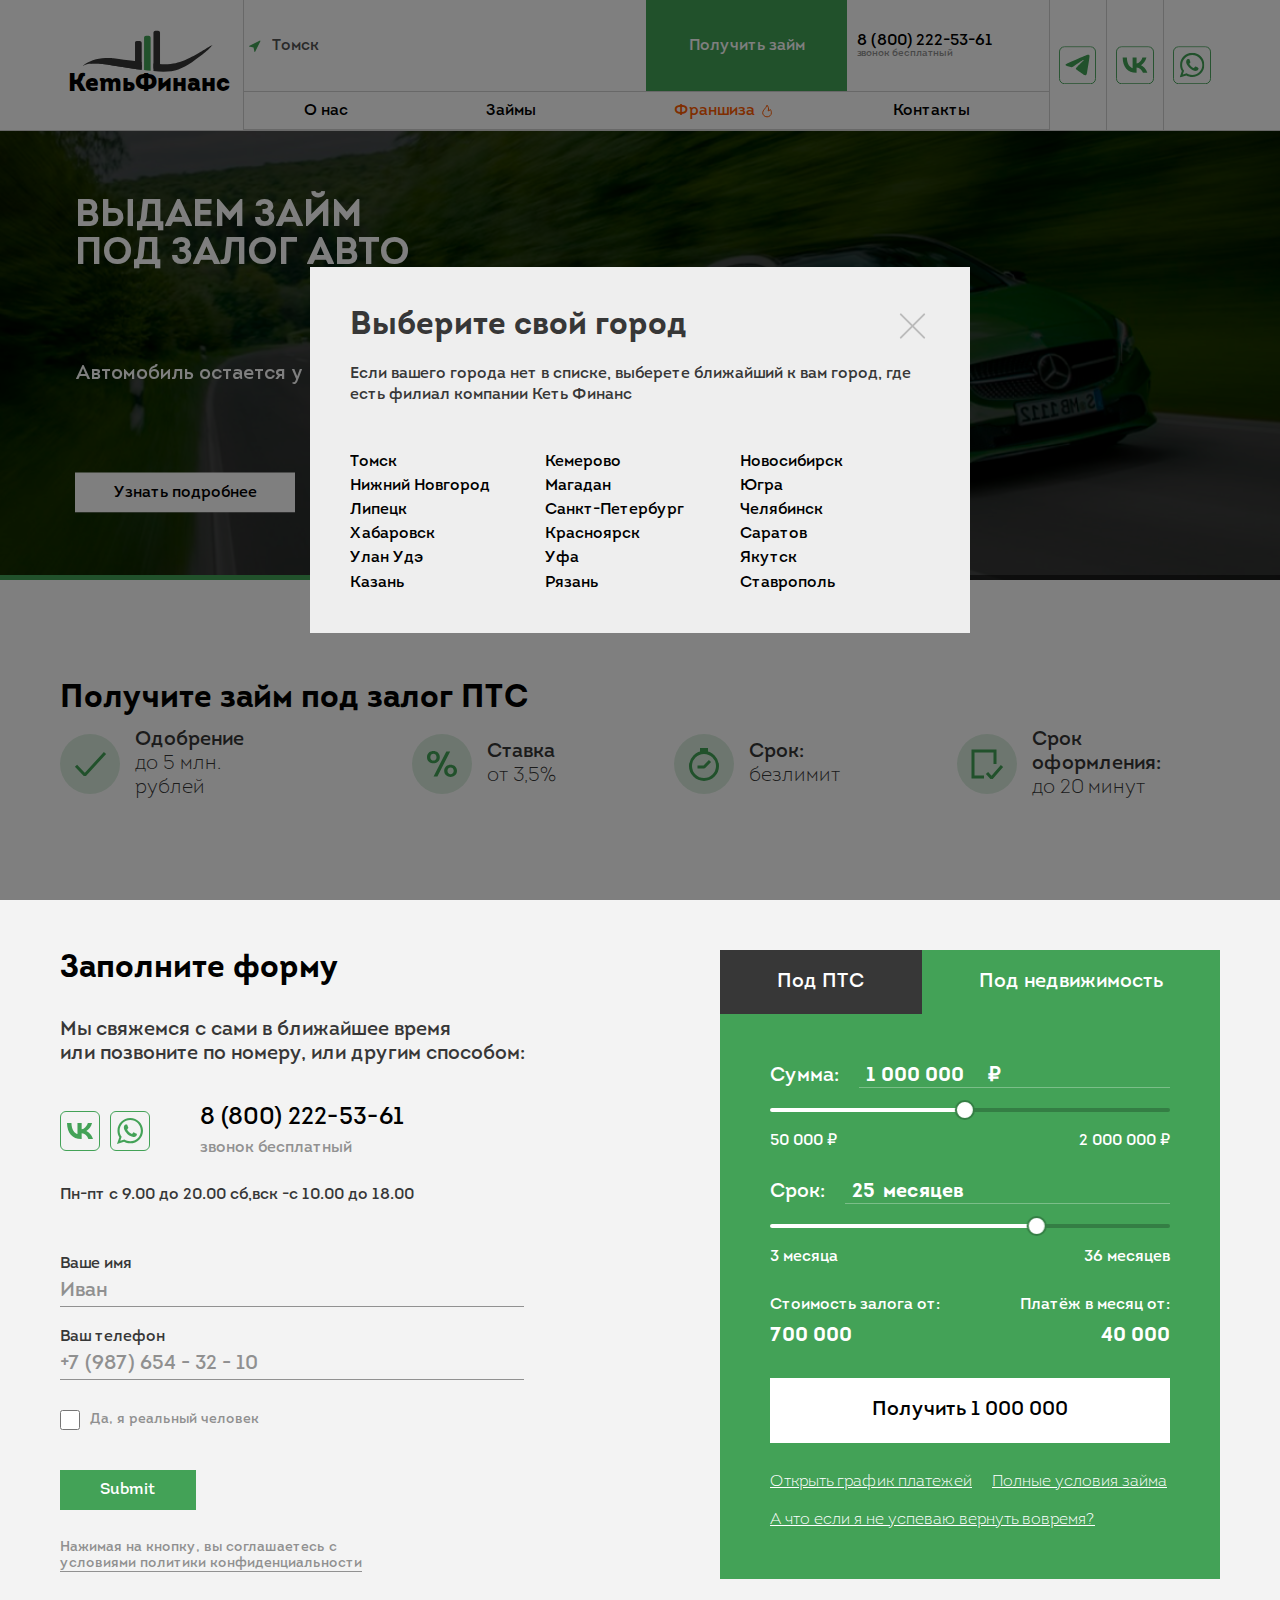
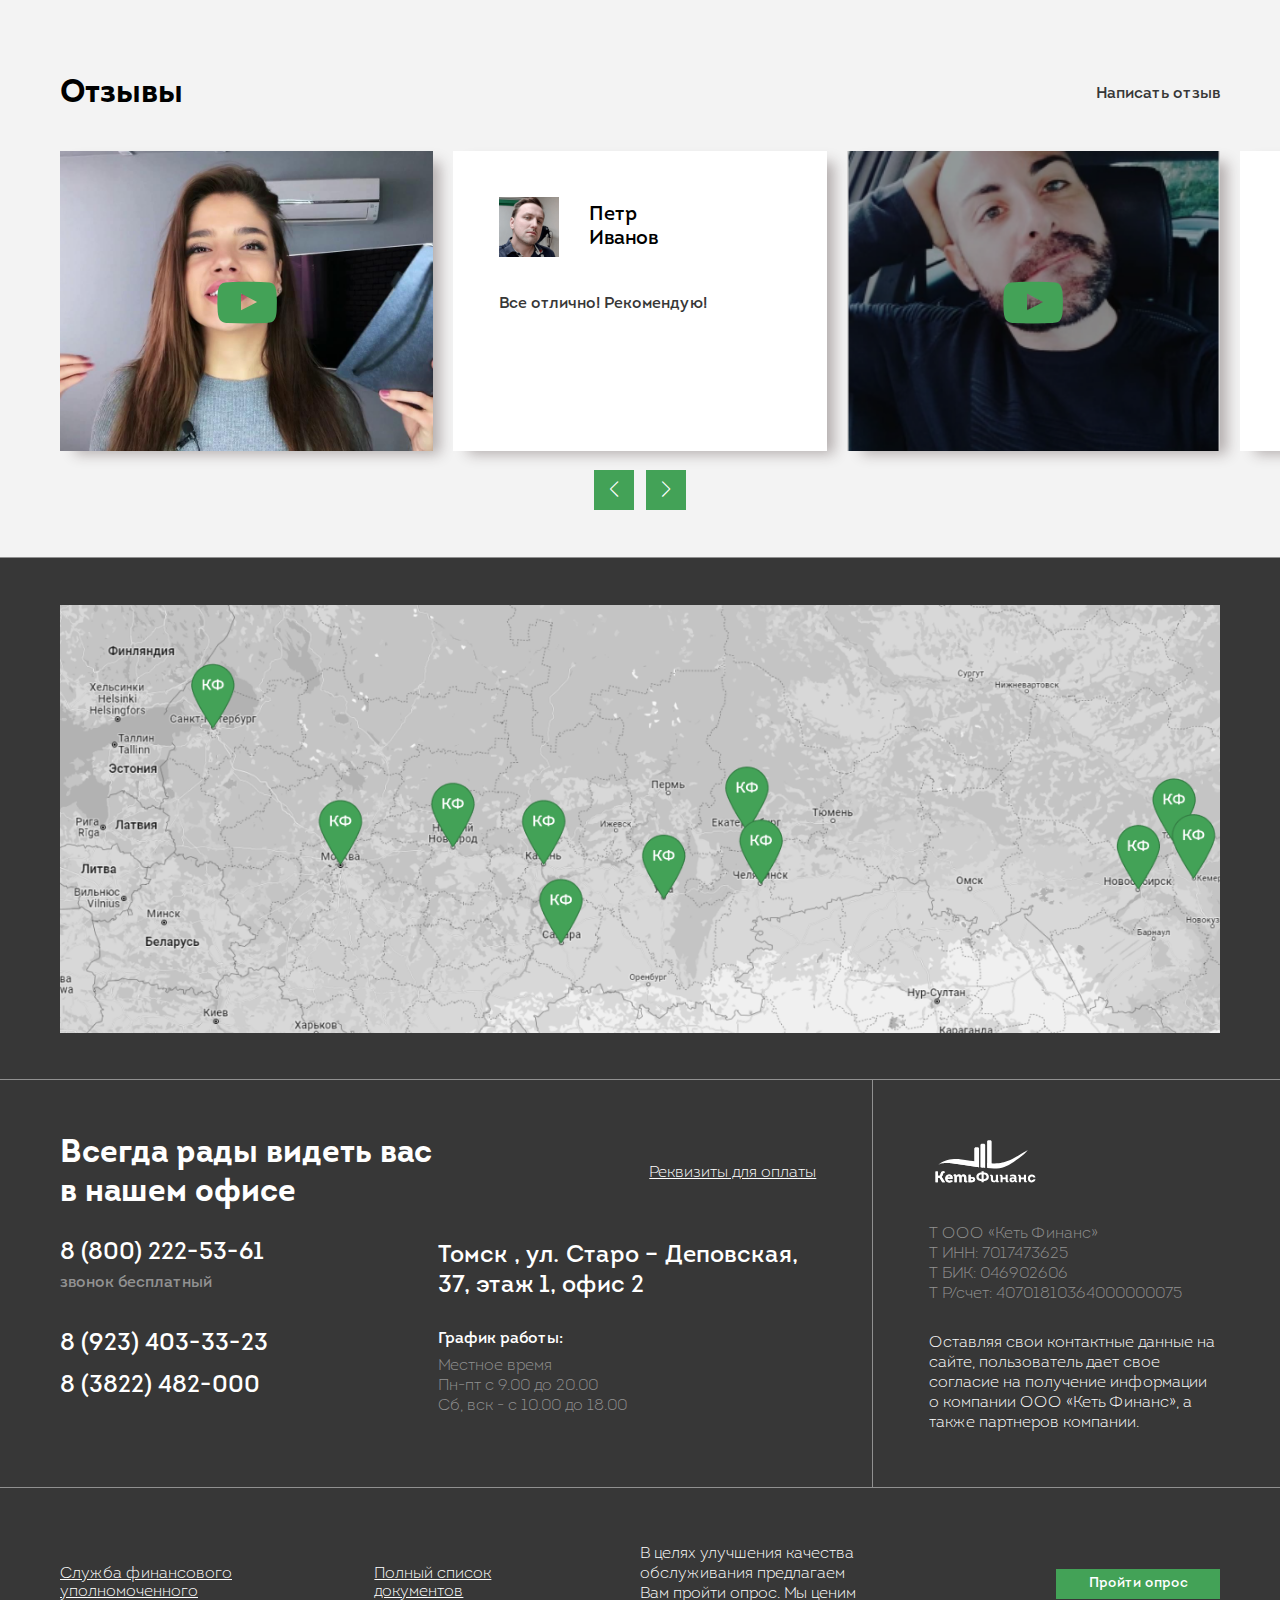
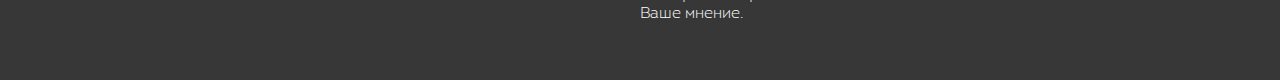
<file: index.html>
<!DOCTYPE html>
<html lang="ru">

<head>

	<title>Главная</title>
	<meta charset="UTF-8">
	<meta name="format-detection" content="telephone=no">
	<link rel="stylesheet" href="css/style.css?_v=20220920163414">
	<link rel="shortcut icon" href="img/favicon.ico">
	<meta name="viewport" content="width=device-width, initial-scale=1.0">

</head>

<body>
	<div class="wrapper">
		<header data-scroll="200" data-scroll-show="300" class="header">
			<div class="header__container">
				<div class="header__menu menu">
					<li class="menu__item_logo">
						<a class="logo gopage" href="index.html" class="">
							<div class="logo_img">
								<img src="img/logo.svg" alt="">
								<!-- <img src="img/tg.svg" alt=""> -->
							</div>
							<span>КеmьФинанс</span>
						</a>
					</li>
					<div class="menu__item_central">
						<div class="menu__item_central_top">
							<div class="menu__item_city_parent">
								<a href="#" class="menu__item_city">
									<input id="cityTopInput" disabled value="" type="text">
								</a>
								<div class="menu__item_city_sublist">
									<ul>
										<li class="city_subli">Томск</li>
										<li class="city_subli">Нижний Новгород</li>
										<li class="city_subli">Липецк</li>
										<li class="city_subli">Хабаровск</li>
										<li class="city_subli">Улан Удэ</li>
										<li class="city_subli">Казань</li>
										<li class="city_subli">Кемерово</li>
										<li class="city_subli">Магадан</li>
										<li class="city_subli">Санкт-Петербург</li>
										<li class="city_subli">Красноярск</li>
										<li class="city_subli">Уфа</li>
										<li class="city_subli">Рязань</li>
										<li class="city_subli">Новосибирск</li>
										<li class="city_subli">Югра</li>
										<li class="city_subli">Челябинск</li>
										<li class="city_subli">Саратов</li>
										<li class="city_subli">Якутск</li>
										<li class="city_subli">Ставрополь</li>
									</ul>
								</div>
							</div>
							<div data-da=".menu__list, 640, 99" class="menu__item_linkphone">
								<div class="get_link">
									<a data-popup="#popup-calculator" href="#">Получить займ</a>
								</div>
								<div class="phone_cont">
									<a class="phone" href="">
										<input id="phoneInput" disabled value="" type="text">
										<span>звонок бесплатный</span>
									</a>
								</div>
							</div>
						</div>
						<nav class="menu__body">
							<ul class="menu__list">
								<li class="menu__item">
									<a href="about.html" class="menu__link">О нас</a>
									<span class="menu__arrow"></span>
									<ul class="menu__sub-list">
										<li class="menu__sub-item"><a href="about.html#about" class="menu__sub-link">О компании</a></li>
										<li class="menu__sub-item"><a href="about.html#news1" class="menu__sub-link">Новости</a></li>
										<li class="menu__sub-item"><a href="about.html#docum" class="menu__sub-link">Документы</a></li>
										<li class="menu__sub-item"><a href="about.html#quest" class="menu__sub-link">Вопросы и
												ответы</a></li>
										<li class="menu__sub-item"><a href="about.html#certi" class="menu__sub-link">Лицензии и
												сертификаты</a></li>
									</ul>
								</li>
								<li class="menu__item">
									<a href="loan.html" class="menu__link">Займы</a>
									<span class="menu__arrow"></span>
									<ul class="menu__sub-list">
										<li class="menu__sub-item"><a href="loan.html#priva" class="menu__sub-link">Частным лицам</a>
										</li>
										<li class="menu__sub-item"><a href="loan.html#busin" class="menu__sub-link">Бизнесу</a></li>
									</ul>
								</li>
								<li class="menu__item hot">
									<a href="#" class="menu__link">Франшиза</a>
									<span class="menu__arrow"></span>
									<ul class="menu__sub-list"></ul>
								</li>
								<li class="menu__item">
									<a href="contacts.html" class="menu__link">Контакты</a>
									<span class="menu__arrow"></span>
									<ul class="menu__sub-list"></ul>
								</li>
							</ul>
						</nav>
					</div>
					<li class="menu__item_socials" data-da=".menu__list, 640">
						<a href="https://telegram.org/">
							<img src="img/tg.svg" alt="">
						</a>
						<a href="https://vk.com/">
							<img src="img/vk.svg" alt="">
						</a>
						<a href="https://www.whatsapp.com/">
							<img src="img/wha.svg" alt="">
						</a>

					</li>
					<button type="button" class="menu__icon icon-menu"><span></span></button>
				</div>
				<div data-goto=".wrapper" data-goto-top="0" class="goto_top"></div>
			</div>
		</header>
		<main class="main main_index">
			<div class="top_block">
				<div class="top__slider swiper">
					<div class="top__wrapper swiper-wrapper">
						<div class="top__slide swiper-slide">
							<div class="slide_img">
								<img src="img/topslide11.png" alt="">
							</div>
							<div class="slide_ttb">
								<div class="slide_ttb__container">
									<div class="slide_title">
										выдаем займ <br>
										под залог авто
									</div>
									<div class="slide_text">
										Автомобиль остается у Вас!
									</div>
									<div class="slide_btn">
										<a data-popup="#popup-calculator" href="#">Узнать подробнее</a>
									</div>
								</div>
							</div>
						</div>
						<div class="top__slide swiper-slide">
							<div class="slide_img">
								<img src="img/topslide2.png" alt="">
							</div>
							<div class="slide_ttb">
								<div class="slide_ttb__container">
									<div class="slide_title">
										Гарантия надежности <br> и безопасности!
									</div>
									<div class="slide_text">
										Мы занесены в Государственный реестр <br> микрофинансовых организаций ЦБ РФ
									</div>
									<div class="slide_btn">
										<a href="#">Узнать подробнее</a>
									</div>
								</div>
							</div>
						</div>
						<div class="top__slide swiper-slide">
							<div class="slide_img">
								<img src="img/topslide3.png" alt="">
							</div>
							<div class="slide_ttb">
								<div class="slide_ttb__container">
									<div class="slide_title">
										выдаем займ <br> под залог <br> недвижимости
									</div>
									<div class="slide_text">

									</div>
									<div class="slide_btn">
										<a href="#">Узнать подробнее</a>
									</div>
								</div>
							</div>
						</div>
						<div class="top__slide swiper-slide">
							<div class="slide_img">
								<img src="img/topslide4.png" alt="">
							</div>
							<div class="slide_ttb">
								<div class="slide_ttb__container">
									<div class="slide_title">
										Приведи друга <br> и получи 5000 рублей!
									</div>
									<div class="slide_text">
										Приведи друга и получи 5000 рублей!
									</div>
									<div class="slide_btn">
										<a href="#">Узнать подробнее</a>
									</div>
								</div>
							</div>
						</div>
					</div>
					<div class="top__pagination swiper-pagination"></div>
					<button type="button" class="top__prev swiper-button-prev"></button>
					<button type="button" class="top__next swiper-button-next"></button>
					<div class="top__scrollbar swiper-scrollbar"></div>
				</div>
			</div>
			<div class="main__container">
				<div class="top_bottompart">
					<div class="main_title">
						Получите займ под залог ПТС
					</div>
					<div class="info_icons">
						<div class="info_icon icon1">
							<div class="info_icon_text">
								Одобрение
								<span>до 5 млн. рублей</span>
							</div>
						</div>
						<div class="info_icon icon2">
							<div class="info_icon_text">
								Ставка
								<span>от 3,5%</span>
							</div>
						</div>
						<div class="info_icon icon3">
							<div class="info_icon_text">
								Срок:
								<span>безлимит</span>
							</div>
						</div>
						<div class="info_icon icon4">
							<div class="info_icon_text">
								Срок оформления:
								<span>до 20 минут</span>
							</div>
						</div>
					</div>
				</div>
			</div>
			<div class="gray_bg">
				<div class="main__container">

					<!-- табы калькулятора -->
					<div class="page__feedback feedback privat-padding">
						<div class="feedback__block">
							<div class="feedback__title main_title">
								Заполните форму
							</div>
							<div class="feedback__subtitle">
								Мы свяжемся с сами в ближайшее время <br> или позвоните по номеру, или другим способом:
							</div>
							<div class="feedback__call-logos">
								<div class="feedback__logos">
									<div class="feedback__logo Vk">
										<a href="https://vk.com/">
											<img src="img/vk.svg" alt="">
										</a>
									</div>
									<div class="feedback__logo Whats">
										<a href="https://whatsapp.com/">
											<img src="img/wha.svg" alt="">
										</a>
									</div>
								</div>
								<div class="feedback__call-number">
									<a href="tel:+78002225363">
										<input id="phoneInput" disabled value='8 (800) 222-53-63' type="text">
										<span>звонок бесплатный</span>
									</a>
								</div>
							</div>
							<div class="feedback__chart">
								<span class="weekday">Пн-пт с 9.00 до 20.00 </span>
								<span class="weekend">сб,вск -с 10.00 до 18.00</span>
							</div>
							<form action="#" method="POST" data-dev data-validate method="POST" class="feedback__form feedback-form">
								<div class="feedback-form__name-line">
									<span class="feedback-form__title title-form">Ваше имя</span>
									<input class="feedback-form__name" data-required="" data-error="Введите имя" type="text" placeholder="Иван" name="name">
								</div>
								<div class="feedback-form__telephone-line telephone-line">
									<span class="feedback-form__title title-form">
										Ваш телефон
									</span>
									<input class="feedback-form__telephone telephone-form" data-required="" data-error="Введите Телефон" autocomplete="off" type="tel" placeholder="+7 (987) 654 - 32 - 10 " name="tel">
								</div>
								<div class="feedback-form__real-checkbox checkbox_block">
									<input type="checkbox" class="real" data-required="" data-error="Необходимо подтверждение">
									<!-- <label for="real">Да, я реальный человек</label> id="real" -->
									<p>Да, я реальный человек</p>
								</div>
								<div class="feedback-form__confirm confirm">
									<input type="submit" class="feedback-form__button form-button">
									<p>Нажимая на кнопку, вы соглашаетесь с <br>
										<a data-popup="#privacypolice" href="#"> условиями политики конфиденциальности</a>
									</p>
								</div>
							</form>
						</div>
						<div class="feedback__calculator">
							<div data-tabs data-tabs-animate="500" class="calculator-tabs">
								<nav data-tabs-titles class="calculator-tabs__navigation">
									<input type="button" class="calculator-tabs__title" value="Под ПТС">
									<input type="button" class="calculator-tabs__title _tab-active" value="Под недвижимость">
								</nav>
								<!-- содержимое первого таба -->
								<div data-tabs-body class="calculator-tabs__content">
									<div id="calculatorTabsBody" class="calculator-tabs__body">
										<!-- range слайдеры -->
										<div class="rangeSlider__filters filters">
											<div class="filters__item filters-price">
												<!-- первый range слайдер -->
												<div class="filters-price__first-range">
													<div class="filters-price__cost">
														<h2 class="filters-price__title">Сумма:</h2>
														<label class="filters-price__label">
															<input type="text" min="50000" max="2000000" placeholder="0" class="filters-price__input" id="first-range-input">
															<span class="filters-price__text">₽</span>
														</label>
													</div>
													<div class="filters-price__first-slider"></div>

													<div class="filters-price__bottom">
														<span>50 000 ₽</span>
														<span>2 000 000 ₽</span>
													</div>
												</div>
												<!-- второй range слайдер -->
												<div class="filters-price__second-range">
													<div class="filters-price__cost">
														<h2 class="filters-price__title">Срок:</h2>
														<label class="filters-price__label">
															<input type="text" min="3" max="36" placeholder="0" class="filters-price__input" id="second-range-input">
															<span class="filters-price__text">месяцев</span>
														</label>
													</div>
													<div class="filters-price__second-slider"></div>
													<div class="filters-price__bottom">
														<span>3 месяца</span>
														<span>36 месяцев</span>
													</div>
												</div>
											</div>
										</div>
										<!-- блок  платежа и залога-->
										<div class="calculator-tabs__depositpay depositpay">
											<div class="depositpay__block">
												<span>Стоимость залога от:</span>
												<input type="text" class="depositpay__options" id="deposit" ratio="0.7" readonly>
											</div>
											<div class="depositpay__block">
												<span>Платёж в месяц от:</span>
												<input type="text" class="depositpay__options" procent="0.035" id="pay" readonly>
											</div>
										</div>
										<!-- кнопка получить деньги -->
										<a href="#" id="buttonPts" data-popup="#popup-calculator" class="calculator-tabs__button button">
											<span class="button__take">
												Получить&nbsp;
											</span>
											<span class="button__final" id="take"> </span>
										</a>
										<!-- дополнительные вкладки -->
										<div class="calculator-tabs__info">
											<a data-popup="#popup-table" class="popupTable-link" href="#">Открыть график платежей</a>
											<a data-popup="#loanterms_fl" href="#"> Полные условия займа</a>
											<a class="gopage" href="nomoney.html">А что если я не успеваю вернуть вовремя?</a>
										</div>
									</div>
									<!-- --------------------------------------------------- -->
									<div id="calculatorTabsBody" class="calculator-tabs__body">
										<div class="rangeSlider__filters filters">
											<div class="filters__item filters-price">
												<!-- первый range слайдер -->
												<div class="filters-price__first-range">
													<div class="filters-price__cost">
														<h2 class="filters-price__title">Сумма:</h2>
														<label class="filters-price__label">
															<input type="text" min="50000" max="2000000" placeholder="0" class="filters-price__input" id="first-range-input">
															<span class="filters-price__text">₽</span>
														</label>
													</div>
													<div class="filters-price__first-slider">

													</div>
													<div class="filters-price__bottom">
														<span>50 000 ₽</span>
														<span>2 000 000 ₽</span>
													</div>
												</div>
												<!-- второй range слайдер -->
												<div class="filters-price__second-range">
													<div class="filters-price__cost">
														<h2 class="filters-price__title">Срок:</h2>
														<label class="filters-price__label">
															<input type="text" min="3" max="36" placeholder="0" class="filters-price__input" id="second-range-input">
															<span class="filters-price__text">месяцев</span>
														</label>
													</div>
													<div class="filters-price__second-slider"></div>
													<div class="filters-price__bottom">
														<span>3 месяца</span>
														<span>36 месяцев</span>
													</div>
												</div>
											</div>
										</div>
										<!-- блок  платежа и залога-->
										<div class="calculator-tabs__depositpay depositpay">
											<div class="depositpay__block">
												<span>Стоимость залога от:</span>
												<input type="text" class="depositpay__options" id="deposit" ratio="0.7" readonly>
											</div>
											<div class="depositpay__block">
												<span>Платёж в месяц от:</span>
												<input type="text" class="depositpay__options" procent="0.035" id="pay" readonly>
											</div>
										</div>
										<!-- кнопка получить деньги -->
										<a href="#" id="buttonEstate" data-popup="#popup-calculator" class="calculator-tabs__button button">
											<span class="button__take">
												Получить&nbsp;
											</span>
											<span class="button__final" id="take"> </span>
										</a>
										<!-- дополнительные вкладки -->
										<div class="calculator-tabs__info">
											<a data-popup="#popup-table" class="popupTable-link" href="#">Открыть график платежей</a>
											<a data-popup="#loanterms_fl" href="#">Полные условия займа</a>
											<a class="gopage" href="nomoney.html">А что если я не успеваю вернуть вовремя?</a>
										</div>
									</div>
								</div>
							</div>
						</div>
					</div>

					<div class="reviews_block">
						<div class="reviews_block_top">
							<div class="main_title">
								Отзывы
							</div>
							<a data-popup="#reviewpopup" class="linkunederline" href="#">Написать
								отзыв</a>
						</div>
						<div class="reviews_block_bottom">
							<div class="reviews__slider swiper">
								<div class="reviews__wrapper swiper-wrapper">
									<div class="reviews__slide swiper-slide">
										<div class="review_text">
											<div class="review_text_author">
												<div class="author_photo">
													<div class="nophoto boxphoto">
														<img src="img/authornph.svg" alt="">
													</div>
													<div class="photo boxphoto">
														<!-- <img src="img/authorph.png" alt=""> -->
														<img src="#" alt="">
													</div>
												</div>
												<div class="author_name">
													<!-- Петр<br>Иванов -->
												</div>
											</div>
											<div class="review_text_text">
												Добрый день. Обратилась в данную компанию с проблемой. Нужны были срочно деньги. Всё быстро оформили и выдали деньги. Спасибо. Рекомендую.
											</div>
										</div>
										<div class="review_video video" data-src="OSkeBDiLJec">
											<div class="review_video_preview">
												<img src="img/prevvideo2.png" alt="">
											</div>
										</div>
									</div>
									<div class="reviews__slide swiper-slide">
										<div class="review_text">
											<div class="review_text_author">
												<div class="author_photo">
													<div class="nophoto boxphoto">
														<img src="img/authornph.svg" alt="">
													</div>
													<div class="photo boxphoto">
														<img src="img/authorph.png" alt="">
													</div>
												</div>
												<div class="author_name">
													Петр<br>Иванов
												</div>
											</div>
											<div class="review_text_text">
												Все отлично! Рекомендую!

											</div>
										</div>
										<div class="review_video video" data-src=" ">
											<div class="review_video_preview">
												<img src="#" alt="">
											</div>
										</div>
									</div>
									<div class="reviews__slide swiper-slide">
										<div class="review_text">
											<div class="review_text_author">
												<div class="author_photo">
													<div class="nophoto boxphoto">
														<img src="img/authornph.svg" alt="">
													</div>
													<div class="photo boxphoto">

														<img src="#" alt="">
													</div>
												</div>
												<div class="author_name">
													Лилия <br>
													Иванова
												</div>
											</div>
											<div class="review_text_text">
												Добрый день.
												Обратилась в данную компанию с проблемой. Нужны были срочно
												деньги. Всё
												быстро оформили и выдали деньги. Спасибо. Рекомендую.

											</div>
										</div>
										<div class="review_video video" data-src="gGr3Vj-8xwI">
											<div class="review_video_preview">
												<img src="img/prevideo.png" alt="">
											</div>
										</div>
									</div>
									<div class="reviews__slide swiper-slide">
										<div class="review_text">
											<div class="review_text_author">
												<div class="author_photo">
													<div class="nophoto boxphoto">
														<img src="img/authornph.svg" alt="">
													</div>
													<div class="photo boxphoto">
														<img src="" alt="">
													</div>
												</div>
												<div class="author_name">
													Лилия<br>Иванов
												</div>
											</div>
											<div class="review_text_text">
												Никогда не пользовалась такого рода услугами, пока не
												приперло. Все четко, без
												обмана, регистрация 5 минут, на карту получила за пару
												секунд, оплата также проста –
												в личном кабинете. Поддержка работает отлично, буду
												обращаться при необходимости.

											</div>
										</div>
										<div class="review_video video" data-src=" ">
											<div class="review_video_preview">
												<img src="#" alt="">
											</div>
										</div>
									</div>
									<div class="reviews__slide swiper-slide">
										<div class="review_text">
											<div class="review_text_author">
												<div class="author_photo">
													<div class="nophoto boxphoto">
														<img src="img/authornph.svg" alt="">
													</div>
													<div class="photo boxphoto">
														<img src="#" alt="">
													</div>
												</div>
												<div class="author_name">
													Иван<br>Петров
												</div>
											</div>
											<div class="review_text_text">
												Добрый день.
												Обратилась в данную компанию с проблемой. Нужны были срочно
												деньги. Всё
												быстро оформили и выдали деньги. Спасибо. Рекомендую.
											</div>
										</div>
										<div class="review_video video" data-src="">
											<div class="review_video_preview">
												<img src="#" alt="">
											</div>
										</div>
									</div>
								</div>
								<!-- <div class="reviews__pagination swiper-pagination"></div> -->
								<button type="button" class="reviews__prev swiper-button-prev"></button>
								<button type="button" class="reviews__next swiper-button-next"></button>
								<!-- <div class="reviews__scrollbar swiper-scrollbar"></div> -->
							</div>
						</div>
					</div>
				</div>
			</div>
		</main>
		<footer class="footer">
			<div class="black_bg">
				<div class="footer__container">
					<div class="map_block">
						<div class="contforafter">
							<div class="map_block_img">
								<img src="img/map.png" alt="">
							</div>
						</div>
					</div>
					<div class="footer_top">
						<div class="first_block">
							<div class="first_block_top">
								<div class="main_title main_title_white ">
									Всегда рады видеть вас <br> в нашем офисе
								</div>
								<a class="linkunederline linkunederline_white" href="#">Реквизиты для оплаты</a>
							</div>
							<div class="first_block_middle">
								<div class="changeable_block">
									<div class="phone_cont phone_cont_white">
										<a class="phone" href="tel:">
											<input id="phoneInput" disabled value="" type="text">
											<span>звонок бесплатный</span>
										</a>
									</div>
									<div class="location_cont">
										<span class="location_span">
											<span id="citySpan"></span> , <span id="locationSpan"></span>
										</span>
									</div>
								</div>
								<div class="const_block">
									<div class="phones_block">
										<a href="tel:+79234033323" class="phone">8 (923) 403-33-23</a>
										<a href="tel:+73822482000" class="phone">8 (3822) 482-000</a>
									</div>
									<div class="timework_block">
										<div class="timework_block_title">График работы:</div>
										<div class="timework_block_text">
											Местное время <br>
											Пн-пт с 9.00 до 20.00 <br>
											Сб, вск - с 10.00 до 18.00
										</div>
									</div>
								</div>
							</div>
						</div>
						<div class="second_block">
							<div class="footer_logo">
								<img src="img/logowhite.svg" alt="">
							</div>
							<div class="footer_inn">
								<span id="paytitle"> </span>
								<span id="payinn"> </span>
								<span id="paybik"> </span>
								<span id="payrschet"> </span>

							</div>
							<div class="footer_privacy">
								Оставляя свои контактные данные
								на сайте, пользователь дает свое согласие на получение информации
								о компании ООО «Кеть Финанс», а также партнеров компании.
							</div>
						</div>
					</div>
					<div class="footer_bottom">
						<div class="footer_bottom_links">
							<a class="linkunederline linkunederline_white" href="#">Служба финансового уполномоченного</a>
							<a class="linkunederline linkunederline_white gopage" href="documents.html">Полный список документов</a>
						</div>
						<div class="footer_bottom_survey">
							<div class="servey_text">
								В целях улучшения качества обслуживания предлагаем Вам пройти опрос. Мы ценим Ваше мнение.
							</div>
							<div class="servey_btn">
								<a href="#">Пройти опрос</a>
							</div>
						</div>
					</div>
				</div>
			</div>

		</footer>
	</div>
	<div id="city" aria-hidden="true" class="popup">
		<div class="popup__wrapper">
			<div class="popup__content">
				<div class="popup__text">
					<div class="cities_popup popup_tb">
						<div class="popup_top">
							<div class="main_title">
								Выберите свой город
							</div>
							<div class="popup_text">
								Если вашего города нет в списке, выберете ближайший к вам город, где есть филиал компании Кеть
								Финанс
							</div>
						</div>
						<div class="popup_bottom">
							<ul class="cities_ul">

								<li data-default id="Томск" data-phonemin="+78002225361" data-phonemax="8 (800) 222-53-61" data-paytitle="Т ООО «Кеть Финанс»" data-payinn="Т ИНН: 7017473625" data-paybik="Т БИК: 046902606" data-payrschet="Т Р/счет: 40701810364000000075" data-location="ул. Старо – Деповская, 37, этаж 1, офис 2" class="city_li">Томск</li>
								<li id="Кемерово" data-phonemin="+78002225362" data-phonemax="8 (800) 222-53-62" data-paytitle="К ООО «Кеть Финанс»" data-payinn="К ИНН: 7017473625" data-paybik="К БИК: 046902606" data-payrschet="К Р/счет: 40701810364000000075" data-location="Ул. Терешковой 54" class="city_li">Кемерово</li>
								<li id="Новосибирск" data-phonemin="+78002225363" data-phonemax="8 (800) 222-53-63" data-paytitle="Н ООО «Кеть Финанс»" data-payinn="Н ИНН: 7017473625" data-paybik="Н БИК: 046902606" data-payrschet="Н Р/счет: 40701810364000000075" data-location="Ул. Карла Маркса д 30,оф 204" class="city_li">Новосибирск</li>
								<li id="Нижний Новгород" data-phonemin="+78002225364" data-phonemax="8 (800) 222-53-64" data-paytitle="Н ООО «Кеть Финанс»" data-payinn="Н ИНН: 7017473625" data-paybik="Н БИК: 046902606" data-payrschet="Н Р/счет: 40701810364000000075" data-location="ул. Белинского дом 60 «А», пом. П1" class="city_li">Нижний Новгород</li>
								<li id="Магадан" data-phonemin="+78002225365" data-phonemax="8 (800) 222-53-65" data-paytitle="М ООО «Кеть Финанс»" data-payinn="М ИНН: 7017473625" data-paybik="М БИК: 046902606" data-payrschet="М Р/счет: 40701810364000000075" data-location="Пр. Ленина д-3, офис 258" class="city_li">Магадан</li>
								<li id="Югра" data-phonemin="+78002225366" data-phonemax="8 (800) 222-53-66" data-paytitle="Ю ООО «Кеть Финанс»" data-payinn="Ю ИНН: 7017473625" data-paybik="Ю БИК: 046902606" data-payrschet="Ю Р/счет: 40701810364000000075" data-location="ул. Старо – Деповская, 37, этаж 1, офис 2" class="city_li">Югра</li>
								<li id="Липецк" data-phonemin="+78002225367" data-phonemax="8 (800) 222-53-67" data-paytitle="Л ООО «Кеть Финанс»" data-payinn="Л ИНН: 7017473625" data-paybik="Л БИК: 046902606" data-payrschet="Л Р/счет: 40701810364000000075" data-location="Ул. Фрунзе, д. 34, помещ. 38" class="city_li">Липецк</li>
								<li id="Санкт-Петербург" data-phonemin="+78002225368" data-phonemax="8 (800) 222-53-68" data-paytitle="П ООО «Кеть Финанс»" data-payinn="П ИНН: 7017473625" data-paybik="П БИК: 046902606" data-payrschet="П Р/счет: 40701810364000000075" data-location="ул. Салова, д. 70 литера А, помещ. 310" class="city_li">Санкт-Петербург</li>
								<li id="Челябинск" data-phonemin="+78002225369" data-phonemax="8 (800) 222-53-69" data-paytitle="Ч ООО «Кеть Финанс»" data-payinn="Ч ИНН: 7017473625" data-paybik="Ч БИК: 046902606" data-payrschet="Ч Р/счет: 40701810364000000075" data-location="Курчатовский район, Чайковского 20Б, 2 этаж, офис 19." class="city_li">Челябинск</li>
								<li id="Хабаровск" data-phonemin="+78002225360" data-phonemax="8 (800) 222-53-60" data-paytitle="Х ООО «Кеть Финанс»" data-payinn="Х ИНН: 7017473625" data-paybik="Х БИК: 046902606" data-payrschet="Х Р/счет: 40701810364000000075" data-location="Проспект 60-летия Октября 170а, офис 202 Помещ. 11" class="city_li">Хабаровск</li>
								<li id="Красноярск" data-phonemin="+78002225370" data-phonemax="8 (800) 222-53-70" data-paytitle="К ООО «Кеть Финанс»" data-payinn="К ИНН: 7017473625" data-paybik="К БИК: 046902606" data-payrschet="К Р/счет: 40701810364000000075" data-location="Ул. Караульная,88,офис3-36" class="city_li">Красноярск</li>
								<li id="Саратов" data-phonemin="+78002225371" data-phonemax="8 (800) 222-53-71" data-paytitle="С ООО «Кеть Финанс»" data-payinn="С ИНН: 7017473625" data-paybik="С БИК: 046902606" data-payrschet="С Р/счет: 40701810364000000075" data-location="Ул. Набережная космонавтов д 8" class="city_li">Саратов</li>
								<li id="Улан Удэ" data-phonemin="+78002225372" data-phonemax="8 (800) 222-53-72" data-paytitle="У ООО «Кеть Финанс»" data-payinn="У ИНН: 7017473625" data-paybik="У БИК: 046902606" data-payrschet="У Р/счет: 40701810364000000075" data-location="Ул. Борсоева 7а, офис 215" class="city_li">Улан Удэ</li>
								<li id="Уфа" data-phonemin="+78002225373" data-phonemax="8 (800) 222-53-73" data-paytitle="У ООО «Кеть Финанс»" data-payinn="У ИНН: 7017473625" data-paybik="У БИК: 046902606" data-payrschet="У Р/счет: 40701810364000000075" data-location="ул. Академика Сулейманова, 12 офис 251" class="city_li">Уфа</li>
								<li id="Якутск" data-phonemin="+78002225374" data-phonemax="8 (800) 222-53-74" data-paytitle="Я ООО «Кеть Финанс»" data-payinn="Я ИНН: 7017473625" data-paybik="Я БИК: 046902606" data-payrschet="Я Р/счет: 40701810364000000075" data-location="1. Ул. Курашова, 30/5г, ст 2 офис 9 <br> 2. ТЦ Кристалл п. Нижний Бестях,	ул. Ленина 11" class="city_li">Якутск</li>
								<li id="Казань" data-phonemin="+78002225375" data-phonemax="8 (800) 222-53-75" data-paytitle="К ООО «Кеть Финанс»" data-payinn="К ИНН: 7017473625" data-paybik="К БИК: 046902606" data-payrschet="К Р/счет: 40701810364000000075" data-location="ул Бондаренко, д 7, пом 1006" class="city_li">Казань</li>
								<li id="Рязань" data-phonemin="+78002225376" data-phonemax="8 (800) 222-53-76" data-paytitle="Р ООО «Кеть Финанс»" data-payinn="Р ИНН: 7017473625" data-paybik="Р БИК: 046902606" data-payrschet="Р Р/счет: 40701810364000000075" data-location="Ул. Маяковского 1А, 325оф" class="city_li">Рязань</li>
								<li id="Ставрополь" data-phonemin="+78002225377" data-phonemax="8 (800) 222-53-77" data-paytitle="С ООО «Кеть Финанс»" data-payinn="С ИНН: 7017473625" data-paybik="С БИК: 046902606" data-payrschet="С Р/счет: 40701810364000000075" data-location="Ул. Пирогова 42/1, офис 44" class="city_li">Ставрополь</li>
							</ul>
						</div>
					</div>
				</div>
				<button data-close type="button" class="popup__close">

				</button>
			</div>
		</div>
	</div>
	<div id="reviewpopup" aria-hidden="true" class="popup">
		<div class="popup__wrapper">
			<div class="popup__content">
				<div class="popup__text">
					<div class="review_popup popup_tb">
						<div class="popup_top">
							<div class="main_title">
								Заполните форму
							</div>
							<!-- <div class="popup_text">
						
						</div> -->
						</div>
						<div class="popup_bottom">
							<div class="review_form">
								<form action="#" method="post" enctype="multipart/form-data">
									<div class="boxforinp">
										<input class="" data-required placeholder="Имя" autocomplete="off" type="text" data-error="Ошибка">
									</div>
									<div class="boxforinp">
										<textarea name="" placeholder="Ваш отзыв или ссылка на видео" data-required id="" cols="" rows="2" data-error="Ошибка"></textarea>
									</div>
									<div class="checkbox_block">
										<input type="checkbox" class="real" data-required="" data-error="Необходимо подтверждение">
										<p>Да, я реальный человек</p>
									</div>
									<input class="btn" type="submit" value="Отправить">
								</form>
							</div>
						</div>
					</div>
				</div>
				<button data-close type="button" class="popup__close">

				</button>
			</div>
		</div>
	</div>
	<div id="popup-calculator" aria-hidden="true" class="popup">
		<div class="popup__wrapper">
			<div class="popup__content">
				<button data-close type="button" class="popup__close"></button>
				<div class="popup__text form-text">
					<div class="form-text__title">
						Оставьте свой номер <br>
						телефона
					</div>
					<div class="form-text__subtitle">
						Мы свяжемся с вами в ближайшее время
					</div>
					<form action="#" method="POST" data-dev data-validate method="POST" class="feedback__form calculator-form">
						<div class="calculator-form__inputs">
							<div class="calculator-form__inputs-flex"><input type="text" class="form__inputs" name="formPtsEstate" id="formPtsEstate"><label for="formPtsEstate"> - категория</label></div>
							<div class="calculator-form__inputs-flex"><input type="text" class="form__inputs" name="formTotal" id="formTotal"><label for="formTotal"> - итоговая сумма</label></div>
							<div class="calculator-form__inputs-flex"><input type="text" class="form__inputs" name="formTerm" id="formTerm"><label for="formTerm"> - срок</label></div>
							<div class="calculator-form__inputs-flex"><input type="text" class="form__inputs" name="formDeposit" id="formDeposit"><label for="formDeposit"> - залог</label></div>
							<div class="calculator-form__inputs-flex"><input type="text" class="form__inputs" name="formPay" id="formPay"><label for="formDeposit"> - ежемесячный платеж</label></div>
						</div>
						<div class="calculator-form">
							<div class="calculator-form__telephone-line telephone-line">
								<span class="calculator-form__title title-form">Ваш телефон</span>
								<input class="calculator-form__telephone telephone-form" data-required="" data-error="Введите Телефон" autocomplete="off" type="tel" placeholder="+7 (987) 654 - 32 - 10 " name="tel">
							</div>
							<div class="calculator-form__real-checkbox">
								<!-- <div class="calculator-form__real-check">
								<input type="checkbox" class="real" data-required="" data-error="Необходимо подтверждение"
									id="real2">
								<label for="real2">Да, я реальный человек</label>
							</div> -->
								<div class="checkbox_block">
									<input type="checkbox" class="real" data-required="" data-error="Необходимо подтверждение">
									<p>Да, я реальный человек</p>
									<p>Нажимая на кнопку, вы соглашаетесь с<br>
										<a data-popup="#privacypolice" href="#"> условиями политики конфиденциальности</a>
									</p>
								</div>

							</div>
							<div class="calculator-form__confirm confirm">
								<input type="submit" class="calculator-form__button form-button">
							</div>
						</div>
					</form>
				</div>
			</div>
		</div>
	</div>
	<div id="privacypolice" aria-hidden="true" class="popup">
		<div class="popup__wrapper">
			<div class="popup__content">
				<div class="popup__text">
					<div class="privacypolicy_popup popup_tb">
						<div class="popup_top">
							<div class="main_title">
								Условия политики конфиденциальности
							</div>
						</div>
						<div class="popup_bottom">
							Lorem ipsum dolor sit amet consectetur adipisicing elit. Dignissimos voluptatum necessitatibus alias
							praesentium libero perspiciatis reiciendis dicta illo aliquam fuga incidunt blanditiis, tempore qui
							error inventore! Voluptatum temporibus nobis soluta rerum molestiae repellendus a laboriosam quas
							quia. Facere quam, excepturi tenetur aperiam velit optio soluta enim et deserunt dolore pariatur
							deleniti at magni laboriosam! Blanditiis ut illum alias iusto itaque beatae excepturi eos repellendus
							obcaecati veritatis, dicta adipisci eum aliquid atque quidem consectetur sunt. Odit nesciunt in
							dignissimos, omnis labore exercitationem. Culpa et minus laboriosam esse veritatis cum voluptatibus,
							unde, earum voluptate porro, repellendus expedita totam aspernatur aut labore? Quibusdam aliquam
							velit, est fugiat libero facilis ducimus facere alias exercitationem doloremque quidem placeat porro
							enim maiores ipsam molestias dolores voluptatum! Fuga repellendus ut, porro fugit nesciunt aliquam
							ratione eum cumque architecto, excepturi doloribus necessitatibus beatae? Vitae, iusto ducimus! Ex eos
							minus porro, deserunt reiciendis consectetur architecto officia autem quam nihil et inventore. Aperiam
							officia tempore quaerat amet ab dolorum exercitationem sequi non soluta, nisi pariatur provident vel
							laudantium unde doloribus reiciendis porro quasi eveniet numquam nostrum aliquid quos. Esse culpa odio
							eos delectus cumque quam, reprehenderit rerum aperiam libero, non illum accusamus. Non corrupti,
							corporis vero nam quibusdam nostrum eaque facere ipsa deleniti, qui molestiae porro obcaecati aliquid
							temporibus dolor. Illo molestiae, id obcaecati reprehenderit nisi odio nesciunt laudantium excepturi
							ad reiciendis, labore vel adipisci voluptate voluptatum sunt officiis recusandae quidem aliquam
							suscipit, debitis ipsum et blanditiis. Magni ad labore cum, porro iusto quidem rerum dolores aut?
							Minima qui necessitatibus officia impedit, sapiente odit, voluptatum rem sed libero provident
							exercitationem distinctio deserunt quod hic ea tenetur voluptate eligendi magnam aperiam quis dolor.
							Iusto tenetur accusantium beatae labore nostrum sapiente quidem quaerat eaque dicta dolore! Saepe cum
							aspernatur, minima quos corrupti ipsa voluptatum consequuntur, reiciendis, porro culpa maxime.
							Perspiciatis, ad voluptatem.
						</div>
					</div>
				</div>
				<button data-close type="button" class="popup__close">

				</button>
			</div>
		</div>
	</div>
	<div id="loanterms_fl" aria-hidden="true" class="popup">
		<div class="popup__wrapper">
			<div class="popup__content">
				<div class="popup__text">
					<div class="privacypolicy_popup popup_tb">
						<div class="popup_top">
							<div class="main_title">
								Полные условия займа для ФЛ
							</div>
						</div>
						<div class="popup_bottom">
							<li>Lorem ipsum dolor sit amet consectetur adipisicing elit. Quasi, quia.</li>
							<li>Lorem ipsum dolor sit amet consectetur adipisicing elit. Quasi, quia.</li>
							<li>Lorem ipsum dolor sit amet consectetur adipisicing elit. Quasi, quia.</li>
							<li>Lorem ipsum dolor sit amet consectetur adipisicing elit. Quasi, quia.</li>
							<li>Lorem ipsum dolor sit amet consectetur adipisicing elit. Quasi, quia.</li>
							<li>Lorem ipsum dolor sit amet consectetur adipisicing elit. Quasi, quia.</li>
							<li>Lorem ipsum dolor sit amet consectetur adipisicing elit. Quasi, quia.</li>
							<li>Lorem ipsum dolor sit amet consectetur adipisicing elit. Quasi, quia.</li>
							<li>Lorem ipsum dolor sit amet consectetur adipisicing elit. Quasi, quia.</li>
							<li>Lorem ipsum dolor sit amet consectetur adipisicing elit. Quasi, quia.</li>
							<li>Lorem ipsum dolor sit amet consectetur adipisicing elit. Quasi, quia.</li>
							<li>Lorem ipsum dolor sit amet consectetur adipisicing elit. Quasi, quia.</li>
						</div>
					</div>
				</div>
				<button data-close type="button" class="popup__close">

				</button>
			</div>
		</div>
	</div>
	<div id="popup-table" aria-hidden="true" class="popup">
		<div class="popup__wrapper">
			<div class="popup__content">
				<button data-close type="button" class="popup__close"></button>
				<div class="popup__header popupTable-header">
					<div class="popupTable-header__flex">
						<input class="popupTable-header__Total" type="text" name="totalSumm" id="totalSummTable" readonly><label for="totalSumm">Сумма займа:</label>
					</div>
					<div class="popupTable-header__flex">
						<input class="popupTable-header__Total" type="text" name="totalMonths" id="totalMonthsTable" readonly><label for="totalMonths">Период выплат займа:</label>
					</div>
					<div class="popupTable-header__flex">
						<input class="popupTable-header__Total" type="text" name="popupProcent" id="popupProcentTable" readonly><label for="popupProcent">Процент: </label>
					</div>
				</div>
				<div class="popup__chart popup-chart">
					<table class="popup-chart__table">
						<thead>
							<th>Месяц</th>
							<th>Платеж по процентам</th>
							<th>Платеж по основному долгу</th>
							<th>Остаток долга на конец периода</th>
						</thead>

						<tbody class="popup-chart__tbody">
						</tbody>
					</table>
				</div>
			</div>
		</div>
	</div>

	<script src="js/app.js?_v=20220920163414"></script>
</body>

</html>
</file>
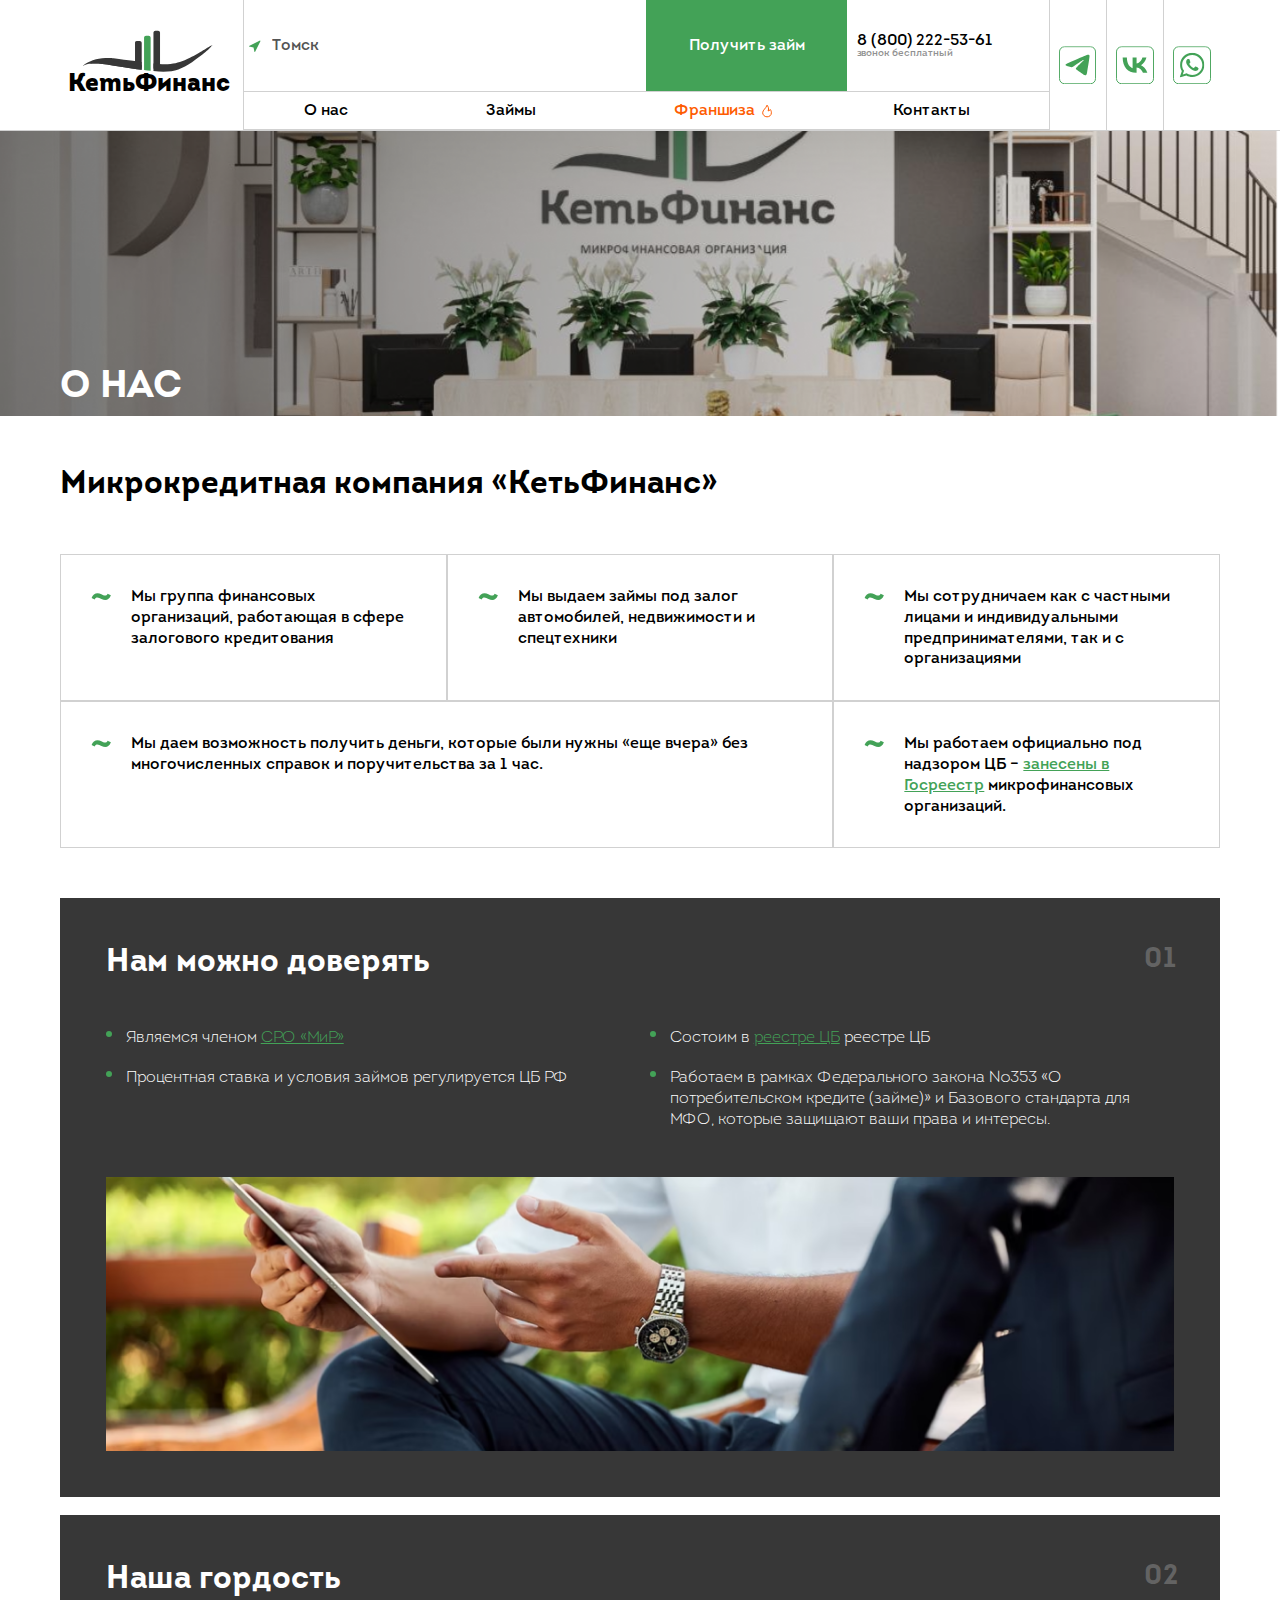
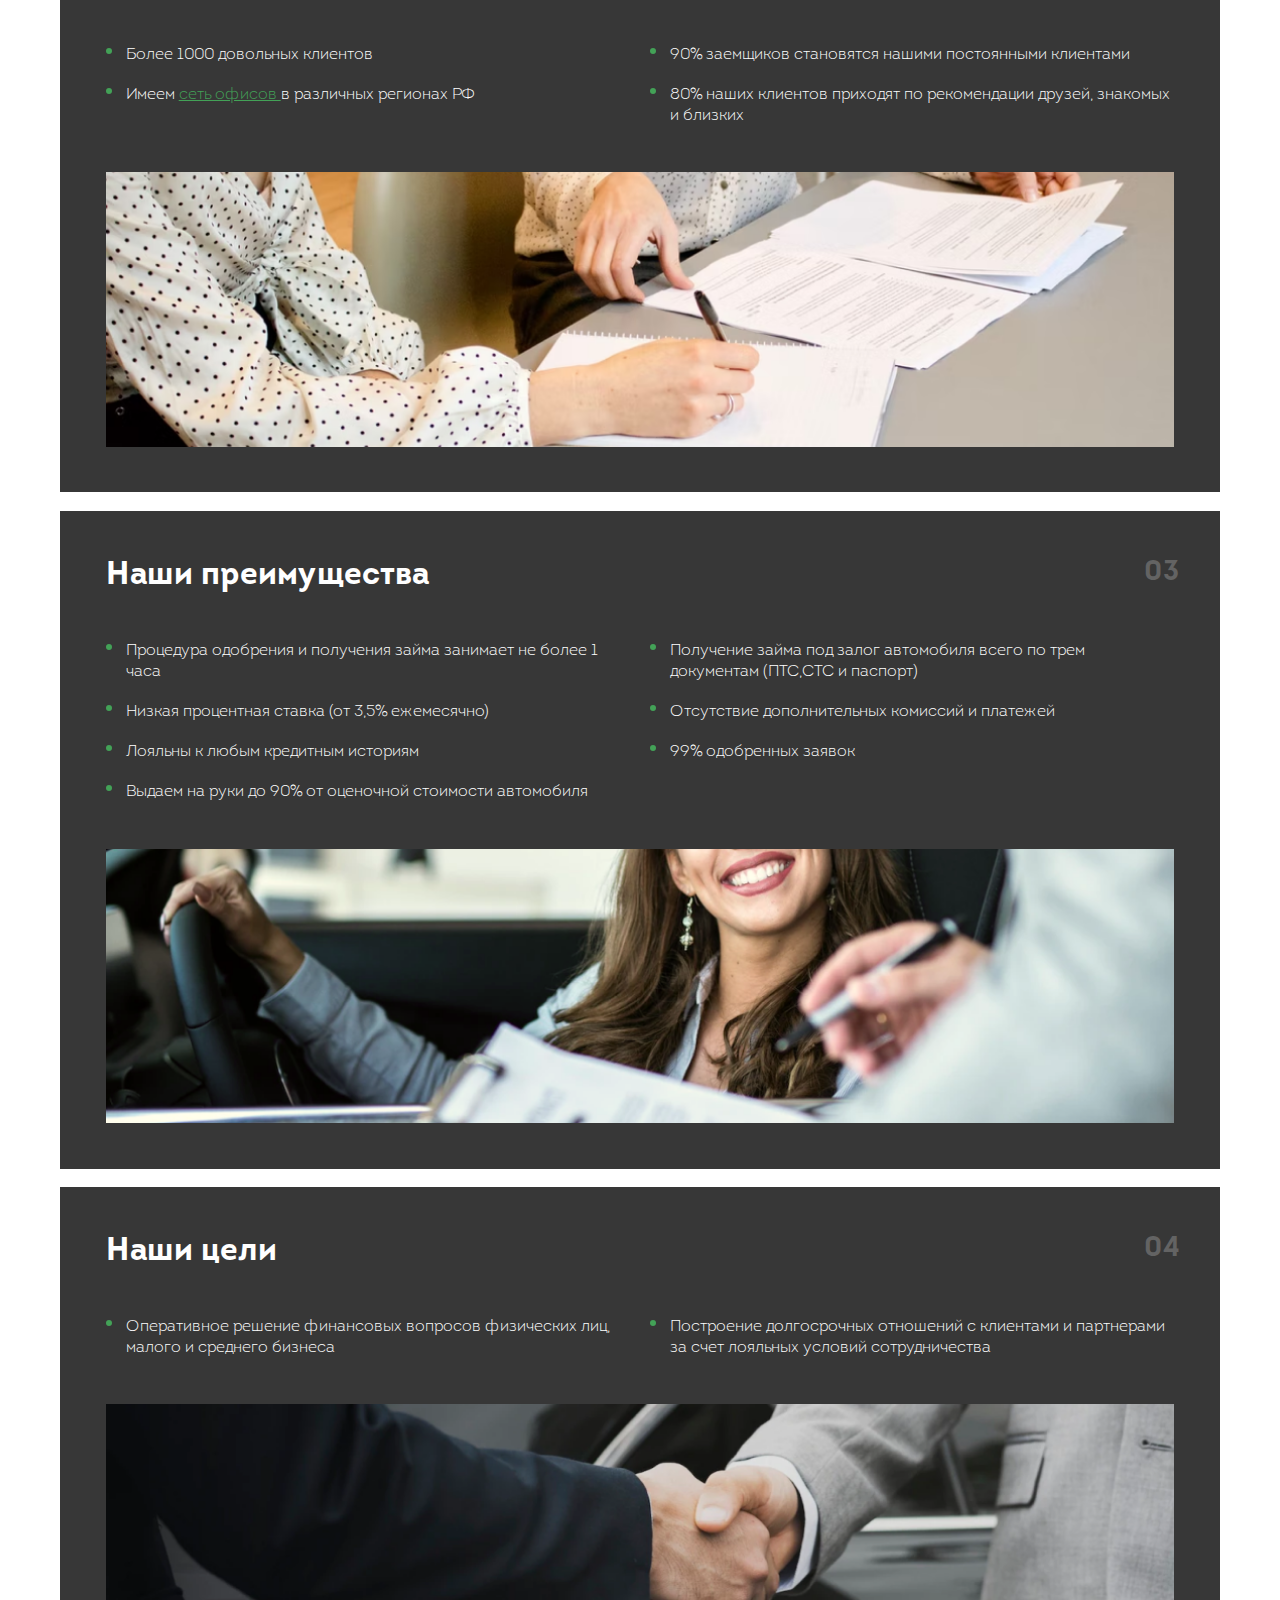
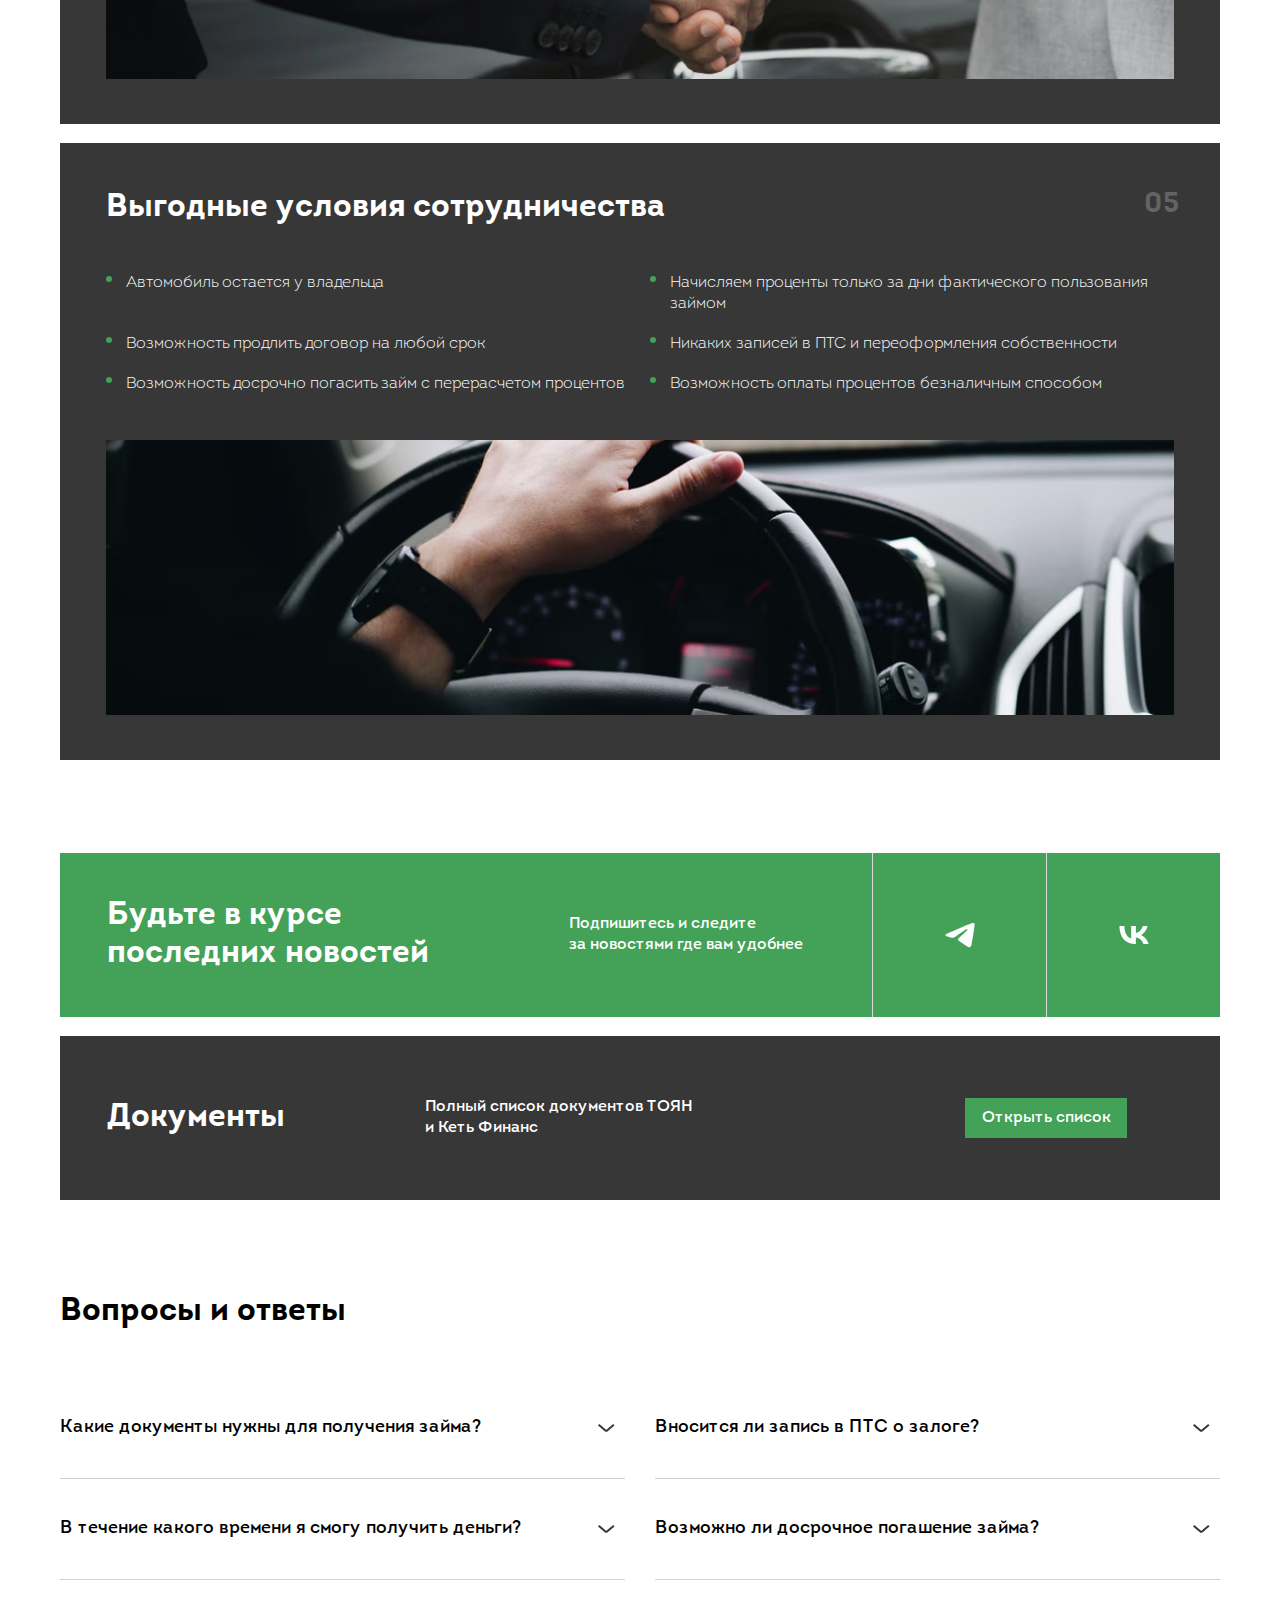
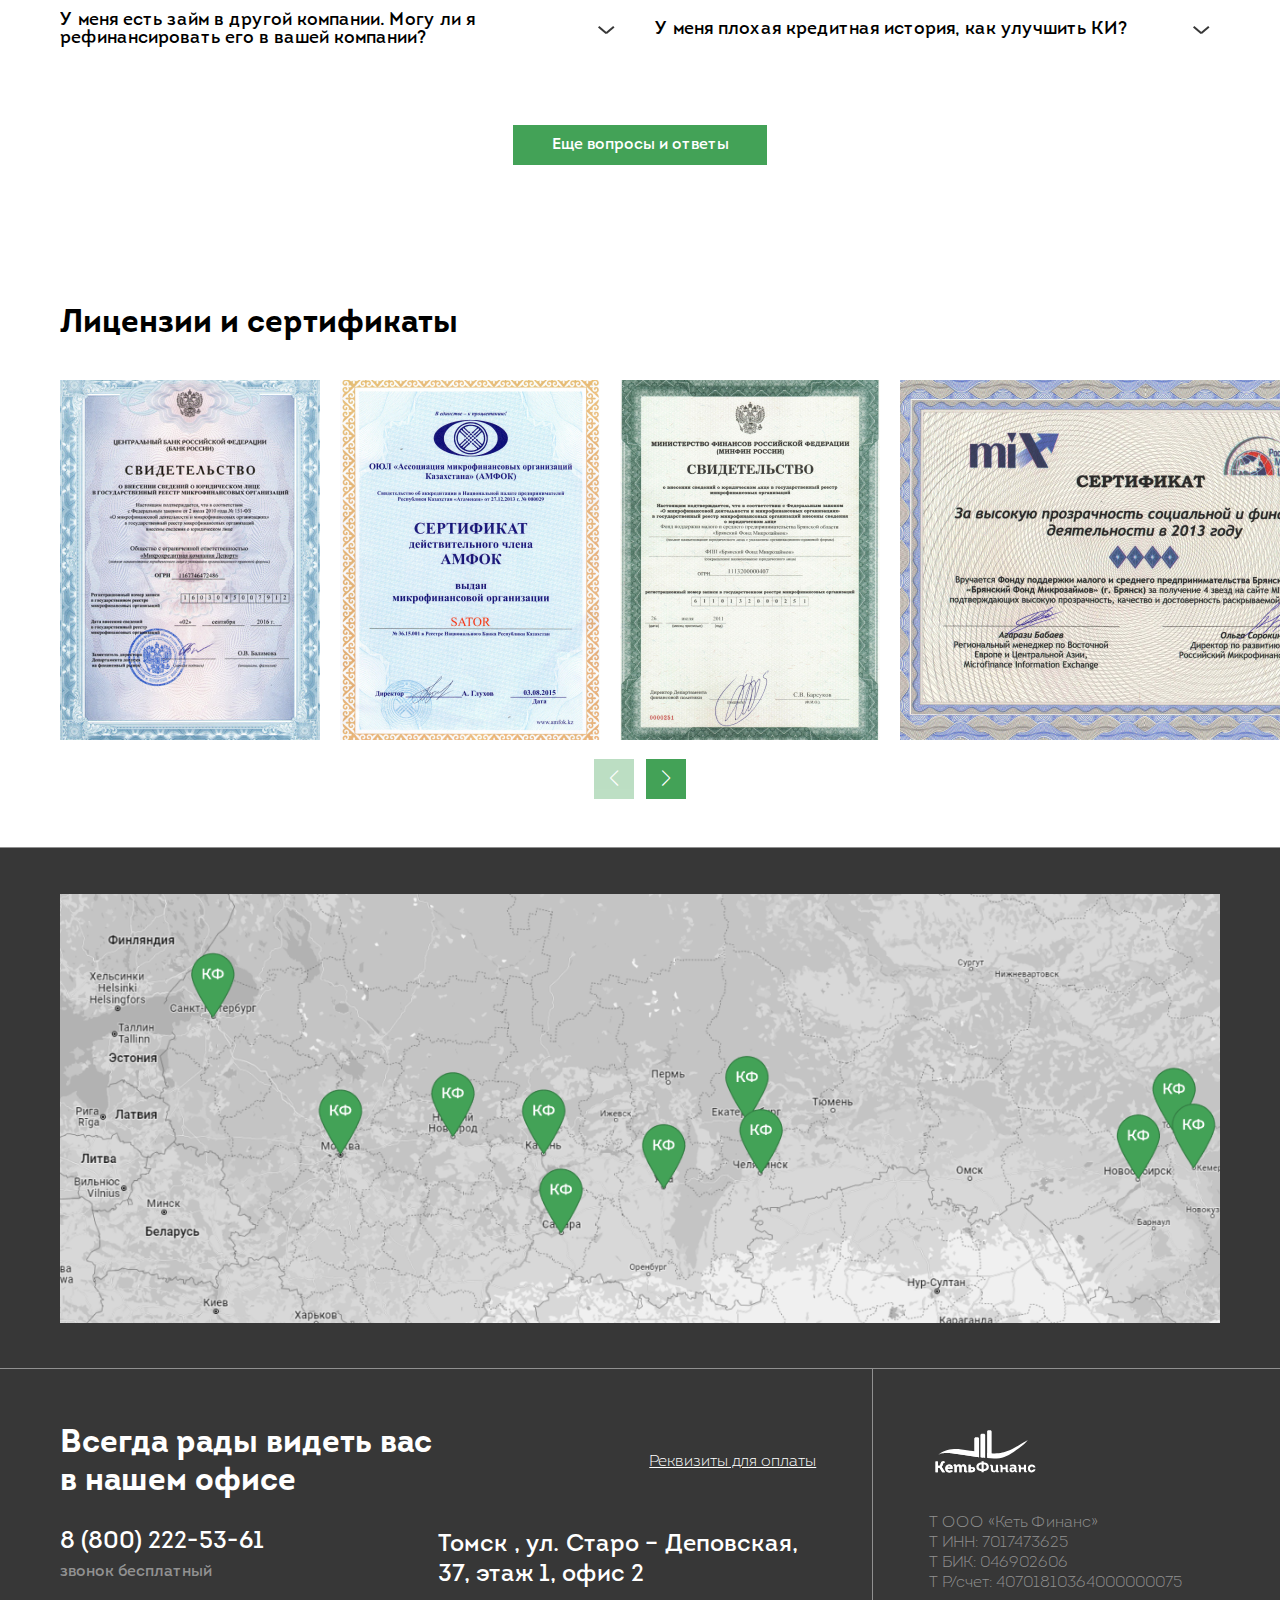
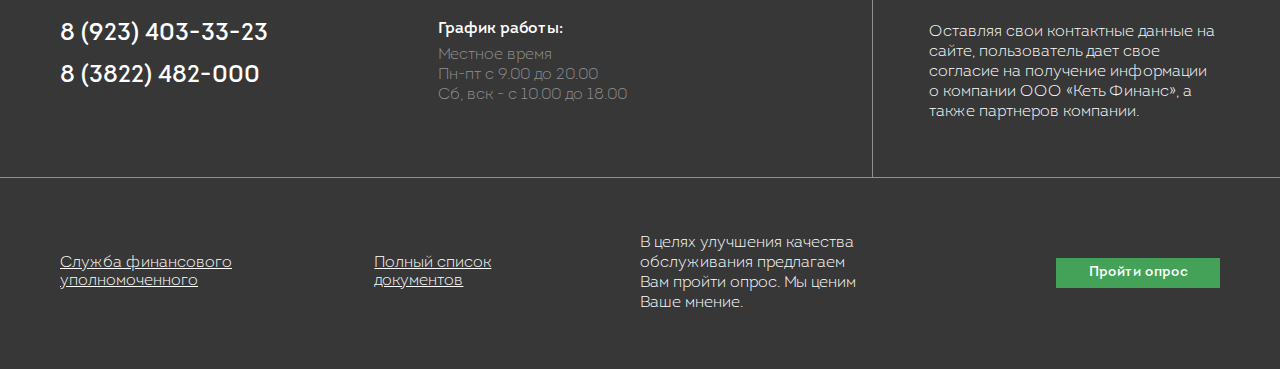
<file: about.html>
<!DOCTYPE html>
<html lang="en">

<head>

	<title>О нас</title>
	<meta charset="UTF-8">
	<meta name="format-detection" content="telephone=no">
	<link rel="stylesheet" href="css/style.css?_v=20220920163414">
	<link rel="shortcut icon" href="img/favicon.ico">
	<meta name="viewport" content="width=device-width, initial-scale=1.0">

</head>

<body>
	<div class="wrapper">
		<header data-scroll="200" data-scroll-show="300" class="header">
			<div class="header__container">
				<div class="header__menu menu">
					<li class="menu__item_logo">
						<a class="logo gopage" href="index.html" class="">
							<div class="logo_img">
								<img src="img/logo.svg" alt="">
								<!-- <img src="img/tg.svg" alt=""> -->
							</div>
							<span>КеmьФинанс</span>
						</a>
					</li>
					<div class="menu__item_central">
						<div class="menu__item_central_top">
							<div class="menu__item_city_parent">
								<a href="#" class="menu__item_city">
									<input id="cityTopInput" disabled value="" type="text">
								</a>
								<div class="menu__item_city_sublist">
									<ul>
										<li class="city_subli">Томск</li>
										<li class="city_subli">Нижний Новгород</li>
										<li class="city_subli">Липецк</li>
										<li class="city_subli">Хабаровск</li>
										<li class="city_subli">Улан Удэ</li>
										<li class="city_subli">Казань</li>
										<li class="city_subli">Кемерово</li>
										<li class="city_subli">Магадан</li>
										<li class="city_subli">Санкт-Петербург</li>
										<li class="city_subli">Красноярск</li>
										<li class="city_subli">Уфа</li>
										<li class="city_subli">Рязань</li>
										<li class="city_subli">Новосибирск</li>
										<li class="city_subli">Югра</li>
										<li class="city_subli">Челябинск</li>
										<li class="city_subli">Саратов</li>
										<li class="city_subli">Якутск</li>
										<li class="city_subli">Ставрополь</li>
									</ul>
								</div>
							</div>
							<div data-da=".menu__list, 640, 99" class="menu__item_linkphone">
								<div class="get_link">
									<a data-popup="#popup-calculator" href="#">Получить займ</a>
								</div>
								<div class="phone_cont">
									<a class="phone" href="">
										<input id="phoneInput" disabled value="" type="text">
										<span>звонок бесплатный</span>
									</a>
								</div>
							</div>
						</div>
						<nav class="menu__body">
							<ul class="menu__list">
								<li class="menu__item">
									<a href="about.html" class="menu__link">О нас</a>
									<span class="menu__arrow"></span>
									<ul class="menu__sub-list">
										<li class="menu__sub-item"><a href="about.html#about" class="menu__sub-link">О компании</a></li>
										<li class="menu__sub-item"><a href="about.html#news1" class="menu__sub-link">Новости</a></li>
										<li class="menu__sub-item"><a href="about.html#docum" class="menu__sub-link">Документы</a></li>
										<li class="menu__sub-item"><a href="about.html#quest" class="menu__sub-link">Вопросы и
												ответы</a></li>
										<li class="menu__sub-item"><a href="about.html#certi" class="menu__sub-link">Лицензии и
												сертификаты</a></li>
									</ul>
								</li>
								<li class="menu__item">
									<a href="loan.html" class="menu__link">Займы</a>
									<span class="menu__arrow"></span>
									<ul class="menu__sub-list">
										<li class="menu__sub-item"><a href="loan.html#priva" class="menu__sub-link">Частным лицам</a>
										</li>
										<li class="menu__sub-item"><a href="loan.html#busin" class="menu__sub-link">Бизнесу</a></li>
									</ul>
								</li>
								<li class="menu__item hot">
									<a href="#" class="menu__link">Франшиза</a>
									<span class="menu__arrow"></span>
									<ul class="menu__sub-list"></ul>
								</li>
								<li class="menu__item">
									<a href="contacts.html" class="menu__link">Контакты</a>
									<span class="menu__arrow"></span>
									<ul class="menu__sub-list"></ul>
								</li>
							</ul>
						</nav>
					</div>
					<li class="menu__item_socials" data-da=".menu__list, 640">
						<a href="https://telegram.org/">
							<img src="img/tg.svg" alt="">
						</a>
						<a href="https://vk.com/">
							<img src="img/vk.svg" alt="">
						</a>
						<a href="https://www.whatsapp.com/">
							<img src="img/wha.svg" alt="">
						</a>

					</li>
					<button type="button" class="menu__icon icon-menu"><span></span></button>
				</div>
				<div data-goto=".wrapper" data-goto-top="0" class="goto_top"></div>
			</div>
		</header>
		<main class="main main_about">
			<div class="topforimgbg">
				<img src="img/abouttop.png" alt="">
				<div class="main__container">
					<div class="about_top">
						<!-- <div class="breadcrumbs">
							<a href="index.html">Главная </a>  
							<a href="about.html">О нас</a>
						</div> -->
						<div class="about_top_title">
							о нас
						</div>
					</div>
				</div>
			</div>
			<div class="main__container">
				<div id="about" class="page__loans loans">
					<div class="loans__title main_title">
						Микрокредитная компания «КетьФинанс»
					</div>
					<div class="loans__info loans-info">
						<div class="loans-info__cell">
							<div class="loans-info__text">
								Мы группа финансовых организаций, работающая в сфере залогового кредитования
							</div>
						</div>
						<div class="loans-info__cell">
							<div class="loans-info__text">
								Мы выдаем займы под залог автомобилей, недвижимости и спецтехники
							</div>
						</div>
						<div class="loans-info__cell">
							<div class="loans-info__text">
								Мы сотрудничаем как с частными лицами и индивидуальными предпринимателями, так и с организациями
							</div>
						</div>
						<div class="loans-info__cell">
							<div class="loans-info__text">
								Мы даем возможность получить деньги, которые были нужны «еще вчера» без многочисленных справок и
								поручительства за 1 час.
							</div>
						</div>
						<div class="loans-info__cell">
							<div class="loans-info__text">
								Мы работаем официально под надзором ЦБ – <a href="#"> занесены в Госреестр</a> микрофинансовых
								организаций.
							</div>
						</div>

					</div>
				</div>
				<div class="aboutus_blocks">
					<div class="aboutus_block">
						<div class="main_title main_title_white">
							Нам можно доверять
							<span class="quantityli"></span>
						</div>
						<ul class="aboutus_block_ul">
							<li>Являемся членом <a href="#">СРО «МиР»</a></li>
							<li>Состоим в <a href="#">реестре ЦБ</a> реестре ЦБ</li>
							<li>Процентная ставка и условия займов регулируется ЦБ РФ</li>
							<li>Работаем в рамках Федерального закона №353 «О потребительском кредите (займе)» и Базового
								стандарта для МФО, которые защищают ваши права и интересы.</li>
						</ul>
						<div class="aboutus_block_img">
							<img src="img/about1.png" alt="">
						</div>
					</div>
					<div class="aboutus_block">
						<div class="main_title main_title_white">
							Наша гордость
							<span class="quantityli"></span>
						</div>
						<ul class="aboutus_block_ul">
							<li>Более 1000 довольных клиентов</li>
							<li>90% заемщиков становятся нашими постоянными клиентами</li>
							<li>Имеем <a class="gopage" href="contacts.html">сеть офисов </a> в различных регионах РФ</li>
							<li>80% наших клиентов приходят по рекомендации друзей, знакомых и близких</li>
						</ul>
						<div class="aboutus_block_img">
							<img src="img/about2.png" alt="">
						</div>
					</div>
					<div class="aboutus_block">
						<div class="main_title main_title_white">
							Наши преимущества
							<span class="quantityli"></span>
						</div>
						<ul class="aboutus_block_ul">
							<li>Процедура одобрения и получения займа занимает не более 1 часа</a></li>
							<li>Получение займа под залог автомобиля всего по трем документам (ПТС,СТС и паспорт)</li>
							<li>Низкая процентная ставка (от 3,5% ежемесячно)</li>
							<li>Отсутствие дополнительных комиссий и платежей</li>
							<li>Лояльны к любым кредитным историям</li>
							<li>99% одобренных заявок</li>
							<li>Выдаем на руки до 90% от оценочной стоимости автомобиля</li>
						</ul>
						<div class="aboutus_block_img">
							<img src="img/about3.png" alt="">
						</div>
					</div>
					<div class="aboutus_block">
						<div class="main_title main_title_white">
							Наши цели
							<span class="quantityli"></span>
						</div>
						<ul class="aboutus_block_ul">
							<li>Оперативное решение финансовых вопросов физических лиц, малого и среднего бизнеса</li>
							<li>Построение долгосрочных отношений с клиентами и партнерами за счет лояльных условий
								сотрудничества</li>

						</ul>
						<div class="aboutus_block_img">
							<img src="img/about4.png" alt="">
						</div>
					</div>
					<div class="aboutus_block">
						<div class="main_title main_title_white">
							Выгодные условия сотрудничества
							<span class="quantityli"></span>
						</div>
						<ul class="aboutus_block_ul">
							<li>Автомобиль остается у владельца</li>
							<li>Начисляем проценты только за дни фактического пользования займом</li>
							<li>Возможность продлить договор на любой срок</li>
							<li>Никаких записей в ПТС и переоформления собственности</li>
							<li>Возможность досрочно погасить займ с перерасчетом процентов</li>
							<li>Возможность оплаты процентов безналичным способом</li>
						</ul>
						<div class="aboutus_block_img">
							<img src="img/about5.png" alt="">
						</div>
					</div>

				</div>
				<div id="news1" class="news_block">
					<div class="news_block_ll">
						<div class="news_block_left">
							<div class="main_title main_title_white">
								Будьте в курсе <br> последних новостей
							</div>
							<div class="news_block_text">
								Подпишитесь и следите <br> за новостями где вам удобнее
							</div>
						</div>
						<div class="news_block_links">
							<div class="news_block_link">
								<a href="https://telegram.org/">
									<img src="img/tgwhite.svg" alt="">
								</a>
							</div>
							<div class="news_block_link">
								<a href="https://vk.com/">
									<img src="img/vkwhite.svg" alt="">
								</a>
							</div>
						</div>
					</div>
				</div>
				<div id="docum" class="documents_block">
					<div class="documents_block_lb">
						<div class="documents_block_left">
							<div class="main_title main_title_white">
								Документы
							</div>
							<div class="documents_block_text">
								Полный список документов ТОЯН <br> и Кеть Финанс
							</div>
						</div>
						<div class="documents_block_btn">
							<div class="parent_forbtn btn">
								<a class="gopage" href="documents.html">Открыть список</a>
							</div>
						</div>
					</div>

				</div>
				<div id="quest" class="questions_block">
					<div class="questions_block_parent">
						<div class="main_title">
							Вопросы и ответы
						</div>
						<div class="questions_showmorebtn">
							<div class="questions_showmore">
								<div class="showmore_parent">
									<div class="showmore_child">
										<div data-spollers data-one-spoller data-spollers-speed="500" class="spollers">
											<div class="spollers__item">
												<button type="button" data-spoller data-spoller-close class="spollers__title">
													Какие документы нужны для получения займа?
												</button>
												<div class="spollers__body">
													- Паспорт гражданина РФ <br>
													- Паспорт транспортного средства или паспорт самоходной машины <br>
													- Свидетельство о регистрации транспортного средства
												</div>
											</div>
											<div class="spollers__item">
												<button type="button" data-spoller data-spoller-close class="spollers__title">
													Вносится ли запись в ПТС о залоге?
												</button>
												<div class="spollers__body">
													- Паспорт гражданина РФ <br>
													- Паспорт транспортного средства или паспорт самоходной машины <br>
													- Свидетельство о регистрации транспортного средства
												</div>
											</div>
											<div class="spollers__item">
												<button type="button" data-spoller data-spoller-close class="spollers__title">
													В течение какого времени я смогу получить деньги?
												</button>
												<div class="spollers__body">
													- Паспорт гражданина РФ <br>
													- Паспорт транспортного средства или паспорт самоходной машины <br>
													- Свидетельство о регистрации транспортного средства
												</div>
											</div>
											<div class="spollers__item">
												<button type="button" data-spoller data-spoller-close class="spollers__title">
													Возможно ли досрочное погашение займа?
												</button>
												<div class="spollers__body">
													- Паспорт гражданина РФ <br>
													- Паспорт транспортного средства или паспорт самоходной машины <br>
													- Свидетельство о регистрации транспортного средства
												</div>
											</div>
											<div class="spollers__item">
												<button type="button" data-spoller data-spoller-close class="spollers__title">
													У меня есть займ в другой компании. Могу ли я рефинансировать его в вашей
													компании?
												</button>
												<div class="spollers__body">
													- Паспорт гражданина РФ <br>
													- Паспорт транспортного средства или паспорт самоходной машины <br>
													- Свидетельство о регистрации транспортного средства
												</div>
											</div>
											<div class="spollers__item">
												<button type="button" data-spoller data-spoller-close class="spollers__title">
													У меня плохая кредитная история, как улучшить КИ?
												</button>
												<div class="spollers__body">
													- Паспорт гражданина РФ <br>
													- Паспорт транспортного средства или паспорт самоходной машины <br>
													- Свидетельство о регистрации транспортного средства
												</div>
											</div>
											<div class="spollers__item">
												<button type="button" data-spoller data-spoller-close class="spollers__title">
													Какие существуют способы оплаты займа?
												</button>
												<div class="spollers__body">
													- Паспорт гражданина РФ <br>
													- Паспорт транспортного средства или паспорт самоходной машины <br>
													- Свидетельство о регистрации транспортного средства
												</div>
											</div>
											<div class="spollers__item">
												<button type="button" data-spoller data-spoller-close class="spollers__title">Вносится ли запись в ПТС о залоге?</button>
												<div class="spollers__body">
													- Паспорт гражданина РФ <br>
													- Паспорт транспортного средства или паспорт самоходной машины <br>
													- Свидетельство о регистрации транспортного средства
												</div>
											</div>
											<div class="spollers__item">
												<button type="button" data-spoller data-spoller-close class="spollers__title">
													Какие договоры заключаются для получения займа?
												</button>
												<div class="spollers__body">
													- Паспорт гражданина РФ <br>
													- Паспорт транспортного средства или паспорт самоходной машины <br>
													- Свидетельство о регистрации транспортного средства
												</div>
											</div>
											<div class="spollers__item">
												<button type="button" data-spoller data-spoller-close class="spollers__title">
													Можно ли оформить заём по генеральной доверенности на автомобиль?
												</button>
												<div class="spollers__body">
													- Паспорт гражданина РФ <br>
													- Паспорт транспортного средства или паспорт самоходной машины <br>
													- Свидетельство о регистрации транспортного средства
												</div>
											</div>
											<div class="spollers__item">
												<button type="button" data-spoller data-spoller-close class="spollers__title">
													Каков размер штрафа/пени при просрочке платежа?
												</button>
												<div class="spollers__body">
													- Паспорт гражданина РФ <br>
													- Паспорт транспортного средства или паспорт самоходной машины <br>
													- Свидетельство о регистрации транспортного средства
												</div>
											</div>
											<div class="spollers__item">
												<button type="button" data-spoller data-spoller-close class="spollers__title">
													Я правильно поступаю, досрочно погашая займ/кредит?
												</button>
												<div class="spollers__body">
													- Паспорт гражданина РФ <br>
													- Паспорт транспортного средства или паспорт самоходной машины <br>
													- Свидетельство о регистрации транспортного средства
												</div>
											</div>
											<div class="spollers__item">
												<button type="button" data-spoller data-spoller-close class="spollers__title">
													Как регламентируется взаимодействие МФО и их клиентов?
												</button>
												<div class="spollers__body">
													- Паспорт гражданина РФ <br>
													- Паспорт транспортного средства или паспорт самоходной машины <br>
													- Свидетельство о регистрации транспортного средства
												</div>
											</div>
											<div class="spollers__item">
												<button type="button" data-spoller data-spoller-close class="spollers__title">
													Чем банк отличается от микрофинансовой организации, которая выдает займы под залог авто или недвижимости?
												</button>
												<div class="spollers__body">
													- Паспорт гражданина РФ <br>
													- Паспорт транспортного средства или паспорт самоходной машины <br>
													- Свидетельство о регистрации транспортного средства
												</div>
											</div>
										</div>
									</div>
								</div>
							</div>
							<button class="questions_btn btn">
								Еще вопросы и ответы
							</button>
						</div>
					</div>
				</div>
				<div id="certi" class="certificate_block">
					<div class="certificate_block_top">
						<div class="main_title">
							Лицензии и сертификаты
						</div>
					</div>
					<div class="certificate_block_bottom">
						<div class="certificate__slider swiper">
							<div class="certificate__wrapper swiper-wrapper">
								<div class="certificate__slide swiper-slide">
									<div class="certificate__slide_img">
										<img src="img/certificate1.png" alt="">
									</div>
								</div>
								<div class="certificate__slide swiper-slide">
									<div class="certificate__slide_img">
										<img src="img/certificate2.png" alt="">
									</div>
								</div>
								<div class="certificate__slide swiper-slide">
									<div class="certificate__slide_img">
										<img src="img/certificate4.png" alt="">
										<!-- <img src = "img/abouttop.png" alt=""> -->
									</div>
								</div>
								<div class="certificate__slide swiper-slide">
									<div class="certificate__slide_img">
										<img src="img/certificate3.png" alt="">
									</div>
								</div>
							</div>
							<!-- <div class="certificate__pagination swiper-pagination"></div> -->
							<button type="button" class="certificate__prev swiper-button-prev"></button>
							<button type="button" class="certificate__next swiper-button-next"></button>
							<!-- <div class="certificate__scrollbar swiper-scrollbar"></div> -->
						</div>
					</div>
				</div>
			</div>
		</main>
		<footer class="footer">
			<div class="black_bg">
				<div class="footer__container">
					<div class="map_block">
						<div class="contforafter">
							<div class="map_block_img">
								<img src="img/map.png" alt="">
							</div>
						</div>
					</div>
					<div class="footer_top">
						<div class="first_block">
							<div class="first_block_top">
								<div class="main_title main_title_white ">
									Всегда рады видеть вас <br> в нашем офисе
								</div>
								<a class="linkunederline linkunederline_white" href="#">Реквизиты для оплаты</a>
							</div>
							<div class="first_block_middle">
								<div class="changeable_block">
									<div class="phone_cont phone_cont_white">
										<a class="phone" href="tel:">
											<input id="phoneInput" disabled value="" type="text">
											<span>звонок бесплатный</span>
										</a>
									</div>
									<div class="location_cont">
										<span class="location_span">
											<span id="citySpan"></span> , <span id="locationSpan"></span>
										</span>
									</div>
								</div>
								<div class="const_block">
									<div class="phones_block">
										<a href="tel:+79234033323" class="phone">8 (923) 403-33-23</a>
										<a href="tel:+73822482000" class="phone">8 (3822) 482-000</a>
									</div>
									<div class="timework_block">
										<div class="timework_block_title">График работы:</div>
										<div class="timework_block_text">
											Местное время <br>
											Пн-пт с 9.00 до 20.00 <br>
											Сб, вск - с 10.00 до 18.00
										</div>
									</div>
								</div>
							</div>
						</div>
						<div class="second_block">
							<div class="footer_logo">
								<img src="img/logowhite.svg" alt="">
							</div>
							<div class="footer_inn">
								<span id="paytitle"> </span>
								<span id="payinn"> </span>
								<span id="paybik"> </span>
								<span id="payrschet"> </span>

							</div>
							<div class="footer_privacy">
								Оставляя свои контактные данные
								на сайте, пользователь дает свое согласие на получение информации
								о компании ООО «Кеть Финанс», а также партнеров компании.
							</div>
						</div>
					</div>
					<div class="footer_bottom">
						<div class="footer_bottom_links">
							<a class="linkunederline linkunederline_white" href="#">Служба финансового уполномоченного</a>
							<a class="linkunederline linkunederline_white gopage" href="documents.html">Полный список документов</a>
						</div>
						<div class="footer_bottom_survey">
							<div class="servey_text">
								В целях улучшения качества обслуживания предлагаем Вам пройти опрос. Мы ценим Ваше мнение.
							</div>
							<div class="servey_btn">
								<a href="#">Пройти опрос</a>
							</div>
						</div>
					</div>
				</div>
			</div>

		</footer>
	</div>
	<div id="city" aria-hidden="true" class="popup">
		<div class="popup__wrapper">
			<div class="popup__content">
				<div class="popup__text">
					<div class="cities_popup popup_tb">
						<div class="popup_top">
							<div class="main_title">
								Выберите свой город
							</div>
							<div class="popup_text">
								Если вашего города нет в списке, выберете ближайший к вам город, где есть филиал компании Кеть
								Финанс
							</div>
						</div>
						<div class="popup_bottom">
							<ul class="cities_ul">

								<li data-default id="Томск" data-phonemin="+78002225361" data-phonemax="8 (800) 222-53-61" data-paytitle="Т ООО «Кеть Финанс»" data-payinn="Т ИНН: 7017473625" data-paybik="Т БИК: 046902606" data-payrschet="Т Р/счет: 40701810364000000075" data-location="ул. Старо – Деповская, 37, этаж 1, офис 2" class="city_li">Томск</li>
								<li id="Кемерово" data-phonemin="+78002225362" data-phonemax="8 (800) 222-53-62" data-paytitle="К ООО «Кеть Финанс»" data-payinn="К ИНН: 7017473625" data-paybik="К БИК: 046902606" data-payrschet="К Р/счет: 40701810364000000075" data-location="Ул. Терешковой 54" class="city_li">Кемерово</li>
								<li id="Новосибирск" data-phonemin="+78002225363" data-phonemax="8 (800) 222-53-63" data-paytitle="Н ООО «Кеть Финанс»" data-payinn="Н ИНН: 7017473625" data-paybik="Н БИК: 046902606" data-payrschet="Н Р/счет: 40701810364000000075" data-location="Ул. Карла Маркса д 30,оф 204" class="city_li">Новосибирск</li>
								<li id="Нижний Новгород" data-phonemin="+78002225364" data-phonemax="8 (800) 222-53-64" data-paytitle="Н ООО «Кеть Финанс»" data-payinn="Н ИНН: 7017473625" data-paybik="Н БИК: 046902606" data-payrschet="Н Р/счет: 40701810364000000075" data-location="ул. Белинского дом 60 «А», пом. П1" class="city_li">Нижний Новгород</li>
								<li id="Магадан" data-phonemin="+78002225365" data-phonemax="8 (800) 222-53-65" data-paytitle="М ООО «Кеть Финанс»" data-payinn="М ИНН: 7017473625" data-paybik="М БИК: 046902606" data-payrschet="М Р/счет: 40701810364000000075" data-location="Пр. Ленина д-3, офис 258" class="city_li">Магадан</li>
								<li id="Югра" data-phonemin="+78002225366" data-phonemax="8 (800) 222-53-66" data-paytitle="Ю ООО «Кеть Финанс»" data-payinn="Ю ИНН: 7017473625" data-paybik="Ю БИК: 046902606" data-payrschet="Ю Р/счет: 40701810364000000075" data-location="ул. Старо – Деповская, 37, этаж 1, офис 2" class="city_li">Югра</li>
								<li id="Липецк" data-phonemin="+78002225367" data-phonemax="8 (800) 222-53-67" data-paytitle="Л ООО «Кеть Финанс»" data-payinn="Л ИНН: 7017473625" data-paybik="Л БИК: 046902606" data-payrschet="Л Р/счет: 40701810364000000075" data-location="Ул. Фрунзе, д. 34, помещ. 38" class="city_li">Липецк</li>
								<li id="Санкт-Петербург" data-phonemin="+78002225368" data-phonemax="8 (800) 222-53-68" data-paytitle="П ООО «Кеть Финанс»" data-payinn="П ИНН: 7017473625" data-paybik="П БИК: 046902606" data-payrschet="П Р/счет: 40701810364000000075" data-location="ул. Салова, д. 70 литера А, помещ. 310" class="city_li">Санкт-Петербург</li>
								<li id="Челябинск" data-phonemin="+78002225369" data-phonemax="8 (800) 222-53-69" data-paytitle="Ч ООО «Кеть Финанс»" data-payinn="Ч ИНН: 7017473625" data-paybik="Ч БИК: 046902606" data-payrschet="Ч Р/счет: 40701810364000000075" data-location="Курчатовский район, Чайковского 20Б, 2 этаж, офис 19." class="city_li">Челябинск</li>
								<li id="Хабаровск" data-phonemin="+78002225360" data-phonemax="8 (800) 222-53-60" data-paytitle="Х ООО «Кеть Финанс»" data-payinn="Х ИНН: 7017473625" data-paybik="Х БИК: 046902606" data-payrschet="Х Р/счет: 40701810364000000075" data-location="Проспект 60-летия Октября 170а, офис 202 Помещ. 11" class="city_li">Хабаровск</li>
								<li id="Красноярск" data-phonemin="+78002225370" data-phonemax="8 (800) 222-53-70" data-paytitle="К ООО «Кеть Финанс»" data-payinn="К ИНН: 7017473625" data-paybik="К БИК: 046902606" data-payrschet="К Р/счет: 40701810364000000075" data-location="Ул. Караульная,88,офис3-36" class="city_li">Красноярск</li>
								<li id="Саратов" data-phonemin="+78002225371" data-phonemax="8 (800) 222-53-71" data-paytitle="С ООО «Кеть Финанс»" data-payinn="С ИНН: 7017473625" data-paybik="С БИК: 046902606" data-payrschet="С Р/счет: 40701810364000000075" data-location="Ул. Набережная космонавтов д 8" class="city_li">Саратов</li>
								<li id="Улан Удэ" data-phonemin="+78002225372" data-phonemax="8 (800) 222-53-72" data-paytitle="У ООО «Кеть Финанс»" data-payinn="У ИНН: 7017473625" data-paybik="У БИК: 046902606" data-payrschet="У Р/счет: 40701810364000000075" data-location="Ул. Борсоева 7а, офис 215" class="city_li">Улан Удэ</li>
								<li id="Уфа" data-phonemin="+78002225373" data-phonemax="8 (800) 222-53-73" data-paytitle="У ООО «Кеть Финанс»" data-payinn="У ИНН: 7017473625" data-paybik="У БИК: 046902606" data-payrschet="У Р/счет: 40701810364000000075" data-location="ул. Академика Сулейманова, 12 офис 251" class="city_li">Уфа</li>
								<li id="Якутск" data-phonemin="+78002225374" data-phonemax="8 (800) 222-53-74" data-paytitle="Я ООО «Кеть Финанс»" data-payinn="Я ИНН: 7017473625" data-paybik="Я БИК: 046902606" data-payrschet="Я Р/счет: 40701810364000000075" data-location="1. Ул. Курашова, 30/5г, ст 2 офис 9 <br> 2. ТЦ Кристалл п. Нижний Бестях,	ул. Ленина 11" class="city_li">Якутск</li>
								<li id="Казань" data-phonemin="+78002225375" data-phonemax="8 (800) 222-53-75" data-paytitle="К ООО «Кеть Финанс»" data-payinn="К ИНН: 7017473625" data-paybik="К БИК: 046902606" data-payrschet="К Р/счет: 40701810364000000075" data-location="ул Бондаренко, д 7, пом 1006" class="city_li">Казань</li>
								<li id="Рязань" data-phonemin="+78002225376" data-phonemax="8 (800) 222-53-76" data-paytitle="Р ООО «Кеть Финанс»" data-payinn="Р ИНН: 7017473625" data-paybik="Р БИК: 046902606" data-payrschet="Р Р/счет: 40701810364000000075" data-location="Ул. Маяковского 1А, 325оф" class="city_li">Рязань</li>
								<li id="Ставрополь" data-phonemin="+78002225377" data-phonemax="8 (800) 222-53-77" data-paytitle="С ООО «Кеть Финанс»" data-payinn="С ИНН: 7017473625" data-paybik="С БИК: 046902606" data-payrschet="С Р/счет: 40701810364000000075" data-location="Ул. Пирогова 42/1, офис 44" class="city_li">Ставрополь</li>
							</ul>
						</div>
					</div>
				</div>
				<button data-close type="button" class="popup__close">

				</button>
			</div>
		</div>
	</div>
	<div id="reviewpopup" aria-hidden="true" class="popup">
		<div class="popup__wrapper">
			<div class="popup__content">
				<div class="popup__text">
					<div class="review_popup popup_tb">
						<div class="popup_top">
							<div class="main_title">
								Заполните форму
							</div>
							<!-- <div class="popup_text">
						
						</div> -->
						</div>
						<div class="popup_bottom">
							<div class="review_form">
								<form action="#" method="post" enctype="multipart/form-data">
									<div class="boxforinp">
										<input class="" data-required placeholder="Имя" autocomplete="off" type="text" data-error="Ошибка">
									</div>
									<div class="boxforinp">
										<textarea name="" placeholder="Ваш отзыв или ссылка на видео" data-required id="" cols="" rows="2" data-error="Ошибка"></textarea>
									</div>
									<div class="checkbox_block">
										<input type="checkbox" class="real" data-required="" data-error="Необходимо подтверждение">
										<p>Да, я реальный человек</p>
									</div>
									<input class="btn" type="submit" value="Отправить">
								</form>
							</div>
						</div>
					</div>
				</div>
				<button data-close type="button" class="popup__close">

				</button>
			</div>
		</div>
	</div>
	<div id="popup-calculator" aria-hidden="true" class="popup">
		<div class="popup__wrapper">
			<div class="popup__content">
				<button data-close type="button" class="popup__close"></button>
				<div class="popup__text form-text">
					<div class="form-text__title">
						Оставьте свой номер <br>
						телефона
					</div>
					<div class="form-text__subtitle">
						Мы свяжемся с вами в ближайшее время
					</div>
					<form action="#" method="POST" data-dev data-validate method="POST" class="feedback__form calculator-form">
						<div class="calculator-form__inputs">
							<div class="calculator-form__inputs-flex"><input type="text" class="form__inputs" name="formPtsEstate" id="formPtsEstate"><label for="formPtsEstate"> - категория</label></div>
							<div class="calculator-form__inputs-flex"><input type="text" class="form__inputs" name="formTotal" id="formTotal"><label for="formTotal"> - итоговая сумма</label></div>
							<div class="calculator-form__inputs-flex"><input type="text" class="form__inputs" name="formTerm" id="formTerm"><label for="formTerm"> - срок</label></div>
							<div class="calculator-form__inputs-flex"><input type="text" class="form__inputs" name="formDeposit" id="formDeposit"><label for="formDeposit"> - залог</label></div>
							<div class="calculator-form__inputs-flex"><input type="text" class="form__inputs" name="formPay" id="formPay"><label for="formDeposit"> - ежемесячный платеж</label></div>
						</div>
						<div class="calculator-form">
							<div class="calculator-form__telephone-line telephone-line">
								<span class="calculator-form__title title-form">Ваш телефон</span>
								<input class="calculator-form__telephone telephone-form" data-required="" data-error="Введите Телефон" autocomplete="off" type="tel" placeholder="+7 (987) 654 - 32 - 10 " name="tel">
							</div>
							<div class="calculator-form__real-checkbox">
								<!-- <div class="calculator-form__real-check">
								<input type="checkbox" class="real" data-required="" data-error="Необходимо подтверждение"
									id="real2">
								<label for="real2">Да, я реальный человек</label>
							</div> -->
								<div class="checkbox_block">
									<input type="checkbox" class="real" data-required="" data-error="Необходимо подтверждение">
									<p>Да, я реальный человек</p>
									<p>Нажимая на кнопку, вы соглашаетесь с<br>
										<a data-popup="#privacypolice" href="#"> условиями политики конфиденциальности</a>
									</p>
								</div>

							</div>
							<div class="calculator-form__confirm confirm">
								<input type="submit" class="calculator-form__button form-button">
							</div>
						</div>
					</form>
				</div>
			</div>
		</div>
	</div>
	<div id="privacypolice" aria-hidden="true" class="popup">
		<div class="popup__wrapper">
			<div class="popup__content">
				<div class="popup__text">
					<div class="privacypolicy_popup popup_tb">
						<div class="popup_top">
							<div class="main_title">
								Условия политики конфиденциальности
							</div>
						</div>
						<div class="popup_bottom">
							Lorem ipsum dolor sit amet consectetur adipisicing elit. Dignissimos voluptatum necessitatibus alias
							praesentium libero perspiciatis reiciendis dicta illo aliquam fuga incidunt blanditiis, tempore qui
							error inventore! Voluptatum temporibus nobis soluta rerum molestiae repellendus a laboriosam quas
							quia. Facere quam, excepturi tenetur aperiam velit optio soluta enim et deserunt dolore pariatur
							deleniti at magni laboriosam! Blanditiis ut illum alias iusto itaque beatae excepturi eos repellendus
							obcaecati veritatis, dicta adipisci eum aliquid atque quidem consectetur sunt. Odit nesciunt in
							dignissimos, omnis labore exercitationem. Culpa et minus laboriosam esse veritatis cum voluptatibus,
							unde, earum voluptate porro, repellendus expedita totam aspernatur aut labore? Quibusdam aliquam
							velit, est fugiat libero facilis ducimus facere alias exercitationem doloremque quidem placeat porro
							enim maiores ipsam molestias dolores voluptatum! Fuga repellendus ut, porro fugit nesciunt aliquam
							ratione eum cumque architecto, excepturi doloribus necessitatibus beatae? Vitae, iusto ducimus! Ex eos
							minus porro, deserunt reiciendis consectetur architecto officia autem quam nihil et inventore. Aperiam
							officia tempore quaerat amet ab dolorum exercitationem sequi non soluta, nisi pariatur provident vel
							laudantium unde doloribus reiciendis porro quasi eveniet numquam nostrum aliquid quos. Esse culpa odio
							eos delectus cumque quam, reprehenderit rerum aperiam libero, non illum accusamus. Non corrupti,
							corporis vero nam quibusdam nostrum eaque facere ipsa deleniti, qui molestiae porro obcaecati aliquid
							temporibus dolor. Illo molestiae, id obcaecati reprehenderit nisi odio nesciunt laudantium excepturi
							ad reiciendis, labore vel adipisci voluptate voluptatum sunt officiis recusandae quidem aliquam
							suscipit, debitis ipsum et blanditiis. Magni ad labore cum, porro iusto quidem rerum dolores aut?
							Minima qui necessitatibus officia impedit, sapiente odit, voluptatum rem sed libero provident
							exercitationem distinctio deserunt quod hic ea tenetur voluptate eligendi magnam aperiam quis dolor.
							Iusto tenetur accusantium beatae labore nostrum sapiente quidem quaerat eaque dicta dolore! Saepe cum
							aspernatur, minima quos corrupti ipsa voluptatum consequuntur, reiciendis, porro culpa maxime.
							Perspiciatis, ad voluptatem.
						</div>
					</div>
				</div>
				<button data-close type="button" class="popup__close">

				</button>
			</div>
		</div>
	</div>
	<div id="loanterms_fl" aria-hidden="true" class="popup">
		<div class="popup__wrapper">
			<div class="popup__content">
				<div class="popup__text">
					<div class="privacypolicy_popup popup_tb">
						<div class="popup_top">
							<div class="main_title">
								Полные условия займа для ФЛ
							</div>
						</div>
						<div class="popup_bottom">
							<li>Lorem ipsum dolor sit amet consectetur adipisicing elit. Quasi, quia.</li>
							<li>Lorem ipsum dolor sit amet consectetur adipisicing elit. Quasi, quia.</li>
							<li>Lorem ipsum dolor sit amet consectetur adipisicing elit. Quasi, quia.</li>
							<li>Lorem ipsum dolor sit amet consectetur adipisicing elit. Quasi, quia.</li>
							<li>Lorem ipsum dolor sit amet consectetur adipisicing elit. Quasi, quia.</li>
							<li>Lorem ipsum dolor sit amet consectetur adipisicing elit. Quasi, quia.</li>
							<li>Lorem ipsum dolor sit amet consectetur adipisicing elit. Quasi, quia.</li>
							<li>Lorem ipsum dolor sit amet consectetur adipisicing elit. Quasi, quia.</li>
							<li>Lorem ipsum dolor sit amet consectetur adipisicing elit. Quasi, quia.</li>
							<li>Lorem ipsum dolor sit amet consectetur adipisicing elit. Quasi, quia.</li>
							<li>Lorem ipsum dolor sit amet consectetur adipisicing elit. Quasi, quia.</li>
							<li>Lorem ipsum dolor sit amet consectetur adipisicing elit. Quasi, quia.</li>
						</div>
					</div>
				</div>
				<button data-close type="button" class="popup__close">

				</button>
			</div>
		</div>
	</div>
	<div id="popup-table" aria-hidden="true" class="popup">
		<div class="popup__wrapper">
			<div class="popup__content">
				<button data-close type="button" class="popup__close"></button>
				<div class="popup__header popupTable-header">
					<div class="popupTable-header__flex">
						<input class="popupTable-header__Total" type="text" name="totalSumm" id="totalSummTable" readonly><label for="totalSumm">Сумма займа:</label>
					</div>
					<div class="popupTable-header__flex">
						<input class="popupTable-header__Total" type="text" name="totalMonths" id="totalMonthsTable" readonly><label for="totalMonths">Период выплат займа:</label>
					</div>
					<div class="popupTable-header__flex">
						<input class="popupTable-header__Total" type="text" name="popupProcent" id="popupProcentTable" readonly><label for="popupProcent">Процент: </label>
					</div>
				</div>
				<div class="popup__chart popup-chart">
					<table class="popup-chart__table">
						<thead>
							<th>Месяц</th>
							<th>Платеж по процентам</th>
							<th>Платеж по основному долгу</th>
							<th>Остаток долга на конец периода</th>
						</thead>

						<tbody class="popup-chart__tbody">
						</tbody>
					</table>
				</div>
			</div>
		</div>
	</div>
	<script src="js/app.js?_v=20220920163414"></script>
</body>

</html>
</file>
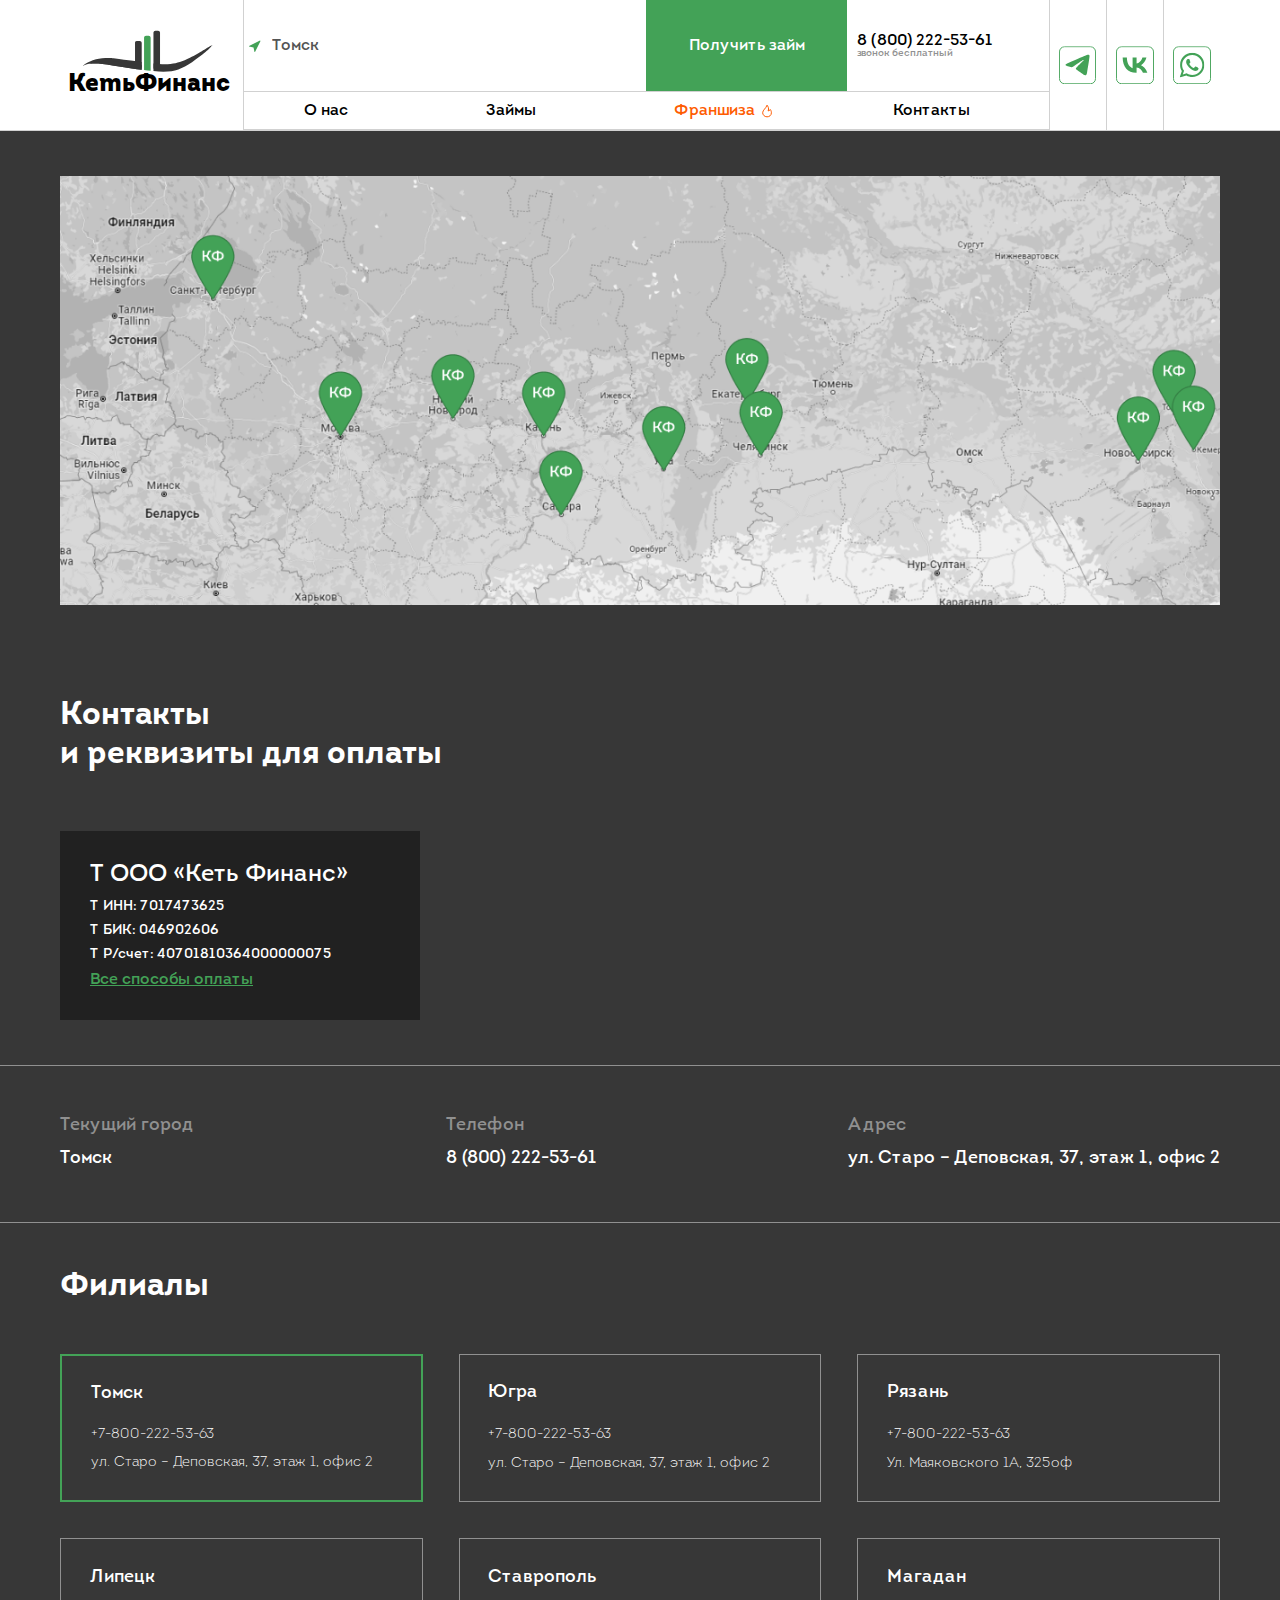
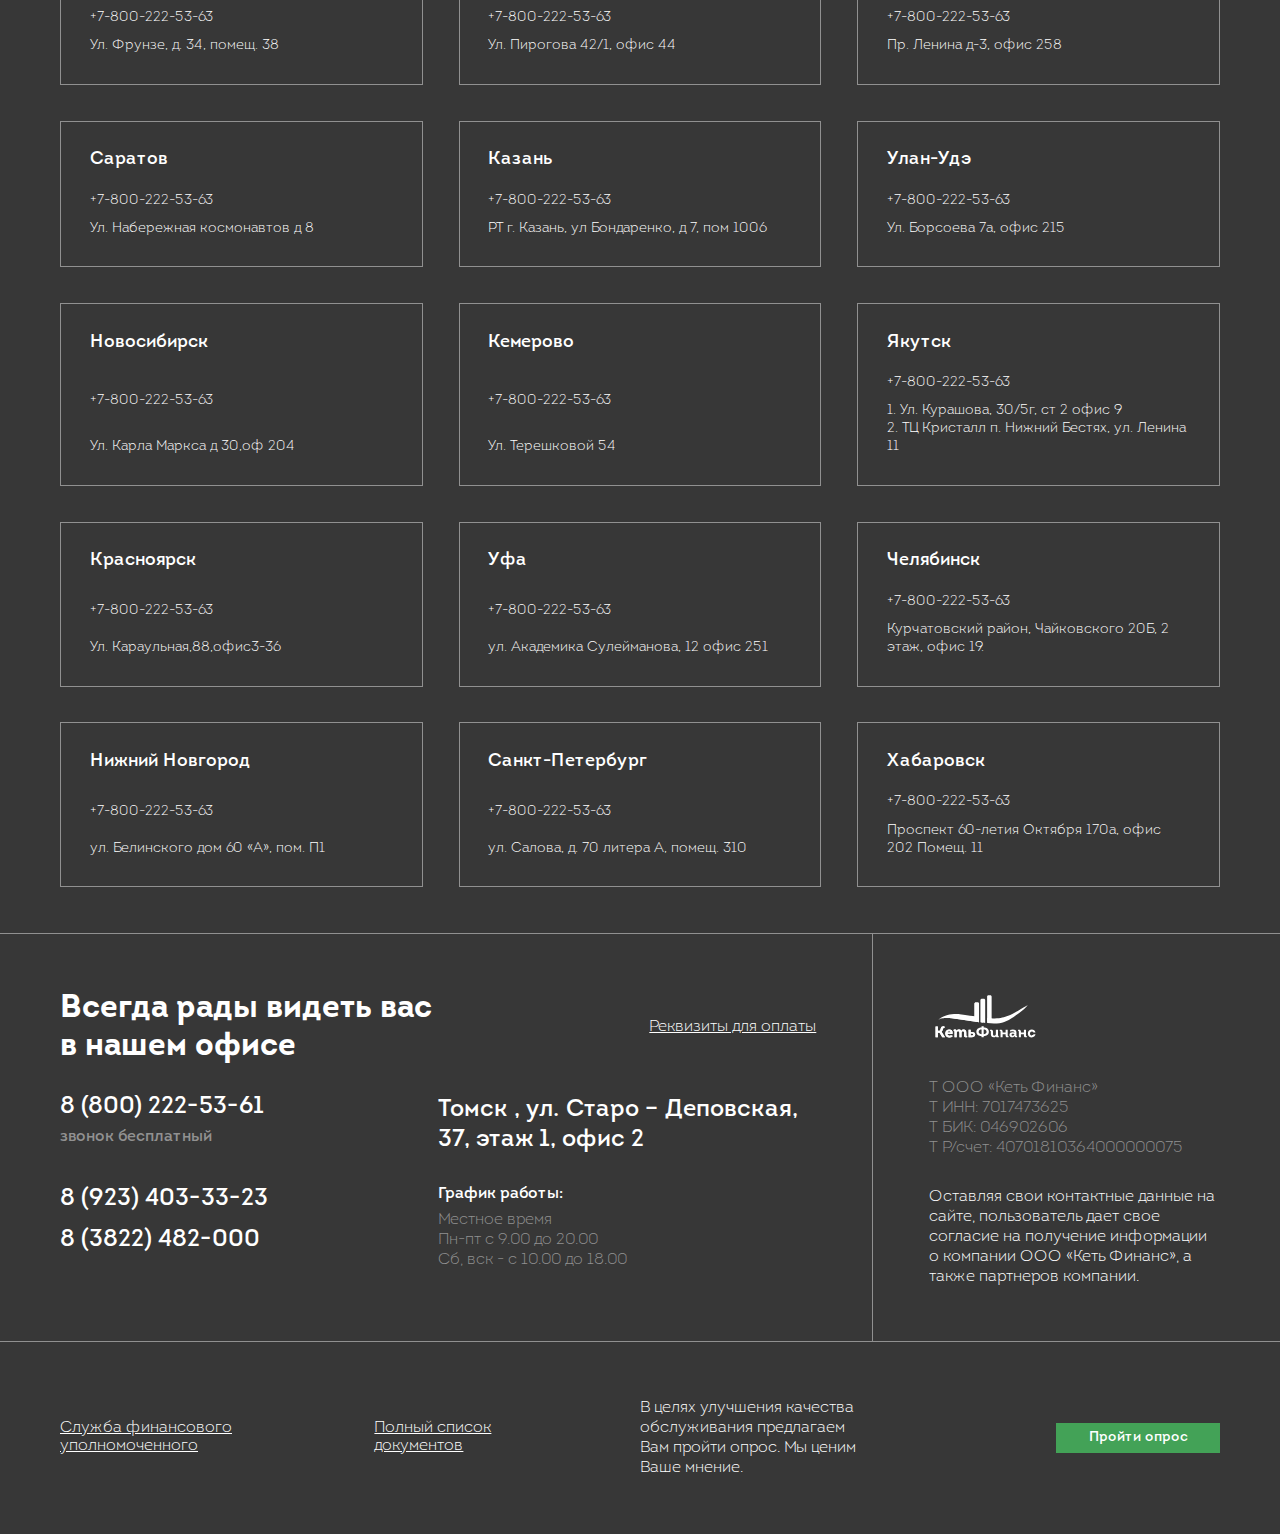
<file: contacts.html>
<!DOCTYPE html>
<html lang="en">

<head>

	<title>Контакты</title>
	<meta charset="UTF-8">
	<meta name="format-detection" content="telephone=no">
	<link rel="stylesheet" href="css/style.css?_v=20220920163414">
	<link rel="shortcut icon" href="img/favicon.ico">
	<meta name="viewport" content="width=device-width, initial-scale=1.0">

</head>

<body>
	<div class="wrapper">
		<header data-scroll="200" data-scroll-show="300" class="header">
			<div class="header__container">
				<div class="header__menu menu">
					<li class="menu__item_logo">
						<a class="logo gopage" href="index.html" class="">
							<div class="logo_img">
								<img src="img/logo.svg" alt="">
								<!-- <img src="img/tg.svg" alt=""> -->
							</div>
							<span>КеmьФинанс</span>
						</a>
					</li>
					<div class="menu__item_central">
						<div class="menu__item_central_top">
							<div class="menu__item_city_parent">
								<a href="#" class="menu__item_city">
									<input id="cityTopInput" disabled value="" type="text">
								</a>
								<div class="menu__item_city_sublist">
									<ul>
										<li class="city_subli">Томск</li>
										<li class="city_subli">Нижний Новгород</li>
										<li class="city_subli">Липецк</li>
										<li class="city_subli">Хабаровск</li>
										<li class="city_subli">Улан Удэ</li>
										<li class="city_subli">Казань</li>
										<li class="city_subli">Кемерово</li>
										<li class="city_subli">Магадан</li>
										<li class="city_subli">Санкт-Петербург</li>
										<li class="city_subli">Красноярск</li>
										<li class="city_subli">Уфа</li>
										<li class="city_subli">Рязань</li>
										<li class="city_subli">Новосибирск</li>
										<li class="city_subli">Югра</li>
										<li class="city_subli">Челябинск</li>
										<li class="city_subli">Саратов</li>
										<li class="city_subli">Якутск</li>
										<li class="city_subli">Ставрополь</li>
									</ul>
								</div>
							</div>
							<div data-da=".menu__list, 640, 99" class="menu__item_linkphone">
								<div class="get_link">
									<a data-popup="#popup-calculator" href="#">Получить займ</a>
								</div>
								<div class="phone_cont">
									<a class="phone" href="">
										<input id="phoneInput" disabled value="" type="text">
										<span>звонок бесплатный</span>
									</a>
								</div>
							</div>
						</div>
						<nav class="menu__body">
							<ul class="menu__list">
								<li class="menu__item">
									<a href="about.html" class="menu__link">О нас</a>
									<span class="menu__arrow"></span>
									<ul class="menu__sub-list">
										<li class="menu__sub-item"><a href="about.html#about" class="menu__sub-link">О компании</a></li>
										<li class="menu__sub-item"><a href="about.html#news1" class="menu__sub-link">Новости</a></li>
										<li class="menu__sub-item"><a href="about.html#docum" class="menu__sub-link">Документы</a></li>
										<li class="menu__sub-item"><a href="about.html#quest" class="menu__sub-link">Вопросы и
												ответы</a></li>
										<li class="menu__sub-item"><a href="about.html#certi" class="menu__sub-link">Лицензии и
												сертификаты</a></li>
									</ul>
								</li>
								<li class="menu__item">
									<a href="loan.html" class="menu__link">Займы</a>
									<span class="menu__arrow"></span>
									<ul class="menu__sub-list">
										<li class="menu__sub-item"><a href="loan.html#priva" class="menu__sub-link">Частным лицам</a>
										</li>
										<li class="menu__sub-item"><a href="loan.html#busin" class="menu__sub-link">Бизнесу</a></li>
									</ul>
								</li>
								<li class="menu__item hot">
									<a href="#" class="menu__link">Франшиза</a>
									<span class="menu__arrow"></span>
									<ul class="menu__sub-list"></ul>
								</li>
								<li class="menu__item">
									<a href="contacts.html" class="menu__link">Контакты</a>
									<span class="menu__arrow"></span>
									<ul class="menu__sub-list"></ul>
								</li>
							</ul>
						</nav>
					</div>
					<li class="menu__item_socials" data-da=".menu__list, 640">
						<a href="https://telegram.org/">
							<img src="img/tg.svg" alt="">
						</a>
						<a href="https://vk.com/">
							<img src="img/vk.svg" alt="">
						</a>
						<a href="https://www.whatsapp.com/">
							<img src="img/wha.svg" alt="">
						</a>

					</li>
					<button type="button" class="menu__icon icon-menu"><span></span></button>
				</div>
				<div data-goto=".wrapper" data-goto-top="0" class="goto_top"></div>
			</div>
		</header>
		<main class="main main_contacts">
			<div class="black_bg">
				<div class="main__container">
					<!-- через JS вставлен mapblock  -->
					<div class="payment_details">
						<div class="main_title main_title_white">
							Контакты <br>
							и реквизиты для оплаты
						</div>
						<div class="payment_links">
							<div class="payment_link">
								<div class="payment_link_title">
									<span id="paytitle"></span>
								</div>
								<div class="payment_link_inn">
									<span id="payinn"></span>
								</div>
								<div class="payment_link_bik">
									<span id="paybik"></span>
								</div>
								<div class="payment_link_rschet">
									<span id="payrschet"></span>
								</div>
								<div class="payment_link_link">
									<a href="">Все способы оплаты</a>
								</div>
							</div>
							<!-- <div class="payment_link">
								<div class="payment_link_title">
									ООО МКК «ТОЯН»
								</div>
								<div class="payment_link_link">
									<a href="">Все способы оплаты</a>
								</div>
							</div> -->
						</div>
					</div>
					<div class="current_city">
						<div class="city_name">
							<p>Текущий город</p>
							<span id="citySpan"></span>
						</div>
						<div class="city_phone">
							<p>Телефон</p>
							<a class="phone" href="">
								<span id="phoneSpan"></span>
							</a>
						</div>
						<div class="city_location">
							<p>Адрес</p>
							<span id="locationSpan"></span>
						</div>
					</div>
					<div class="branches_block">
						<div class="main_title main_title_white">
							Филиалы
						</div>
						<div class="branches">
							<div class="branch">
								<div class="branch_name">Томск</div>
								<div class="branch_phone"><a href="tel:+78002225363">+7-800-222-53-63</a></div>
								<!-- <div class="branch_phone"><a href="tel:+78002225363">+7-800-222-53-63</a></div> -->
								<div class="branch_location">ул. Старо – Деповская, 37, этаж 1, офис 2</div>
							</div>
							<div class="branch">
								<div class="branch_name">Югра</div>
								<div class="branch_phone"><a href="tel:+78002225363">+7-800-222-53-63</a></div>
								<div class="branch_location">ул. Старо – Деповская, 37, этаж 1, офис 2</div>
							</div>
							<div class="branch">
								<div class="branch_name">Рязань</div>
								<div class="branch_phone"><a href="tel:+78002225363">+7-800-222-53-63</a></div>
								<div class="branch_location">Ул. Маяковского 1А, 325оф</div>
							</div>
							<div class="branch">
								<div class="branch_name">Липецк</div>
								<div class="branch_phone"><a href="tel:+78002225363">+7-800-222-53-63</a></div>
								<div class="branch_location">Ул. Фрунзе, д. 34, помещ. 38</div>
							</div>
							<div class="branch">
								<div class="branch_name">Ставрополь</div>
								<div class="branch_phone"><a href="tel:+78002225363">+7-800-222-53-63</a></div>
								<div class="branch_location">Ул. Пирогова 42/1, офис 44</div>
							</div>
							<div class="branch">
								<div class="branch_name">Магадан</div>
								<div class="branch_phone"><a href="tel:+78002225363">+7-800-222-53-63</a></div>
								<div class="branch_location">Пр. Ленина д-3, офис 258</div>
							</div>
							<div class="branch">
								<div class="branch_name">Саратов</div>
								<div class="branch_phone"><a href="tel:+78002225363">+7-800-222-53-63</a></div>
								<div class="branch_location">Ул. Набережная космонавтов д 8</div>
							</div>
							<div class="branch">
								<div class="branch_name">Казань </div>
								<div class="branch_phone"><a href="tel:+78002225363">+7-800-222-53-63</a></div>
								<div class="branch_location">РТ г. Казань, ул Бондаренко, д 7, пом 1006</div>
							</div>
							<div class="branch">
								<div class="branch_name">Улан-Удэ</div>
								<div class="branch_phone"><a href="tel:+78002225363">+7-800-222-53-63</a></div>
								<div class="branch_location">Ул. Борсоева 7а, офис 215</div>
							</div>
							<div class="branch">
								<div class="branch_name">Новосибирск</div>
								<div class="branch_phone"><a href="tel:+78002225363">+7-800-222-53-63</a></div>
								<div class="branch_location">Ул. Карла Маркса д 30,оф 204</div>
							</div>
							<div class="branch">
								<div class="branch_name">Кемерово</div>
								<div class="branch_phone"><a href="tel:+78002225363">+7-800-222-53-63</a></div>
								<div class="branch_location">Ул. Терешковой 54</div>
							</div>
							<div class="branch">
								<div class="branch_name">Якутск</div>
								<div class="branch_phone"><a href="tel:+78002225363">+7-800-222-53-63</a></div>
								<div class="branch_location">1. Ул. Курашова, 30/5г, ст 2 офис 9 <br>
									2. ТЦ Кристалл п. Нижний Бестях,
									ул. Ленина 11
								</div>
							</div>
							<div class="branch">
								<div class="branch_name">Красноярск</div>
								<div class="branch_phone"><a href="tel:+78002225363">+7-800-222-53-63</a></div>
								<div class="branch_location">Ул. Караульная,88,офис3-36</div>
							</div>
							<div class="branch">
								<div class="branch_name">Уфа</div>
								<div class="branch_phone"><a href="tel:+78002225363">+7-800-222-53-63</a></div>
								<div class="branch_location">ул. Академика Сулейманова, 12 офис 251</div>
							</div>
							<div class="branch">
								<div class="branch_name">Челябинск</div>
								<div class="branch_phone"><a href="tel:+78002225363">+7-800-222-53-63</a></div>
								<div class="branch_location">Курчатовский район, Чайковского 20Б, 2 этаж, офис 19.</div>
							</div>
							<div class="branch">
								<div class="branch_name">Нижний Новгород</div>
								<div class="branch_phone"><a href="tel:+78002225363">+7-800-222-53-63</a></div>
								<div class="branch_location">ул. Белинского дом 60 «А», пом. П1</div>
							</div>
							<div class="branch">
								<div class="branch_name">Санкт-Петербург</div>
								<div class="branch_phone"><a href="tel:+78002225363">+7-800-222-53-63</a></div>
								<div class="branch_location">ул. Салова, д. 70 литера А, помещ. 310</div>
							</div>
							<div class="branch">
								<div class="branch_name">Хабаровск</div>
								<div class="branch_phone"><a href="tel:+78002225363">+7-800-222-53-63</a></div>
								<div class="branch_location">Проспект 60-летия Октября 170а, офис 202 Помещ. 11</div>
							</div>

						</div>
					</div>
				</div>
			</div>
		</main>
		<footer class="footer">
			<div class="black_bg">
				<div class="footer__container">
					<div class="map_block">
						<div class="contforafter">
							<div class="map_block_img">
								<img src="img/map.png" alt="">
							</div>
						</div>
					</div>
					<div class="footer_top">
						<div class="first_block">
							<div class="first_block_top">
								<div class="main_title main_title_white ">
									Всегда рады видеть вас <br> в нашем офисе
								</div>
								<a class="linkunederline linkunederline_white" href="#">Реквизиты для оплаты</a>
							</div>
							<div class="first_block_middle">
								<div class="changeable_block">
									<div class="phone_cont phone_cont_white">
										<a class="phone" href="tel:">
											<input id="phoneInput" disabled value="" type="text">
											<span>звонок бесплатный</span>
										</a>
									</div>
									<div class="location_cont">
										<span class="location_span">
											<span id="citySpan"></span> , <span id="locationSpan"></span>
										</span>
									</div>
								</div>
								<div class="const_block">
									<div class="phones_block">
										<a href="tel:+79234033323" class="phone">8 (923) 403-33-23</a>
										<a href="tel:+73822482000" class="phone">8 (3822) 482-000</a>
									</div>
									<div class="timework_block">
										<div class="timework_block_title">График работы:</div>
										<div class="timework_block_text">
											Местное время <br>
											Пн-пт с 9.00 до 20.00 <br>
											Сб, вск - с 10.00 до 18.00
										</div>
									</div>
								</div>
							</div>
						</div>
						<div class="second_block">
							<div class="footer_logo">
								<img src="img/logowhite.svg" alt="">
							</div>
							<div class="footer_inn">
								<span id="paytitle"> </span>
								<span id="payinn"> </span>
								<span id="paybik"> </span>
								<span id="payrschet"> </span>

							</div>
							<div class="footer_privacy">
								Оставляя свои контактные данные
								на сайте, пользователь дает свое согласие на получение информации
								о компании ООО «Кеть Финанс», а также партнеров компании.
							</div>
						</div>
					</div>
					<div class="footer_bottom">
						<div class="footer_bottom_links">
							<a class="linkunederline linkunederline_white" href="#">Служба финансового уполномоченного</a>
							<a class="linkunederline linkunederline_white gopage" href="documents.html">Полный список документов</a>
						</div>
						<div class="footer_bottom_survey">
							<div class="servey_text">
								В целях улучшения качества обслуживания предлагаем Вам пройти опрос. Мы ценим Ваше мнение.
							</div>
							<div class="servey_btn">
								<a href="#">Пройти опрос</a>
							</div>
						</div>
					</div>
				</div>
			</div>

		</footer>
	</div>
	<div id="city" aria-hidden="true" class="popup">
		<div class="popup__wrapper">
			<div class="popup__content">
				<div class="popup__text">
					<div class="cities_popup popup_tb">
						<div class="popup_top">
							<div class="main_title">
								Выберите свой город
							</div>
							<div class="popup_text">
								Если вашего города нет в списке, выберете ближайший к вам город, где есть филиал компании Кеть
								Финанс
							</div>
						</div>
						<div class="popup_bottom">
							<ul class="cities_ul">

								<li data-default id="Томск" data-phonemin="+78002225361" data-phonemax="8 (800) 222-53-61" data-paytitle="Т ООО «Кеть Финанс»" data-payinn="Т ИНН: 7017473625" data-paybik="Т БИК: 046902606" data-payrschet="Т Р/счет: 40701810364000000075" data-location="ул. Старо – Деповская, 37, этаж 1, офис 2" class="city_li">Томск</li>
								<li id="Кемерово" data-phonemin="+78002225362" data-phonemax="8 (800) 222-53-62" data-paytitle="К ООО «Кеть Финанс»" data-payinn="К ИНН: 7017473625" data-paybik="К БИК: 046902606" data-payrschet="К Р/счет: 40701810364000000075" data-location="Ул. Терешковой 54" class="city_li">Кемерово</li>
								<li id="Новосибирск" data-phonemin="+78002225363" data-phonemax="8 (800) 222-53-63" data-paytitle="Н ООО «Кеть Финанс»" data-payinn="Н ИНН: 7017473625" data-paybik="Н БИК: 046902606" data-payrschet="Н Р/счет: 40701810364000000075" data-location="Ул. Карла Маркса д 30,оф 204" class="city_li">Новосибирск</li>
								<li id="Нижний Новгород" data-phonemin="+78002225364" data-phonemax="8 (800) 222-53-64" data-paytitle="Н ООО «Кеть Финанс»" data-payinn="Н ИНН: 7017473625" data-paybik="Н БИК: 046902606" data-payrschet="Н Р/счет: 40701810364000000075" data-location="ул. Белинского дом 60 «А», пом. П1" class="city_li">Нижний Новгород</li>
								<li id="Магадан" data-phonemin="+78002225365" data-phonemax="8 (800) 222-53-65" data-paytitle="М ООО «Кеть Финанс»" data-payinn="М ИНН: 7017473625" data-paybik="М БИК: 046902606" data-payrschet="М Р/счет: 40701810364000000075" data-location="Пр. Ленина д-3, офис 258" class="city_li">Магадан</li>
								<li id="Югра" data-phonemin="+78002225366" data-phonemax="8 (800) 222-53-66" data-paytitle="Ю ООО «Кеть Финанс»" data-payinn="Ю ИНН: 7017473625" data-paybik="Ю БИК: 046902606" data-payrschet="Ю Р/счет: 40701810364000000075" data-location="ул. Старо – Деповская, 37, этаж 1, офис 2" class="city_li">Югра</li>
								<li id="Липецк" data-phonemin="+78002225367" data-phonemax="8 (800) 222-53-67" data-paytitle="Л ООО «Кеть Финанс»" data-payinn="Л ИНН: 7017473625" data-paybik="Л БИК: 046902606" data-payrschet="Л Р/счет: 40701810364000000075" data-location="Ул. Фрунзе, д. 34, помещ. 38" class="city_li">Липецк</li>
								<li id="Санкт-Петербург" data-phonemin="+78002225368" data-phonemax="8 (800) 222-53-68" data-paytitle="П ООО «Кеть Финанс»" data-payinn="П ИНН: 7017473625" data-paybik="П БИК: 046902606" data-payrschet="П Р/счет: 40701810364000000075" data-location="ул. Салова, д. 70 литера А, помещ. 310" class="city_li">Санкт-Петербург</li>
								<li id="Челябинск" data-phonemin="+78002225369" data-phonemax="8 (800) 222-53-69" data-paytitle="Ч ООО «Кеть Финанс»" data-payinn="Ч ИНН: 7017473625" data-paybik="Ч БИК: 046902606" data-payrschet="Ч Р/счет: 40701810364000000075" data-location="Курчатовский район, Чайковского 20Б, 2 этаж, офис 19." class="city_li">Челябинск</li>
								<li id="Хабаровск" data-phonemin="+78002225360" data-phonemax="8 (800) 222-53-60" data-paytitle="Х ООО «Кеть Финанс»" data-payinn="Х ИНН: 7017473625" data-paybik="Х БИК: 046902606" data-payrschet="Х Р/счет: 40701810364000000075" data-location="Проспект 60-летия Октября 170а, офис 202 Помещ. 11" class="city_li">Хабаровск</li>
								<li id="Красноярск" data-phonemin="+78002225370" data-phonemax="8 (800) 222-53-70" data-paytitle="К ООО «Кеть Финанс»" data-payinn="К ИНН: 7017473625" data-paybik="К БИК: 046902606" data-payrschet="К Р/счет: 40701810364000000075" data-location="Ул. Караульная,88,офис3-36" class="city_li">Красноярск</li>
								<li id="Саратов" data-phonemin="+78002225371" data-phonemax="8 (800) 222-53-71" data-paytitle="С ООО «Кеть Финанс»" data-payinn="С ИНН: 7017473625" data-paybik="С БИК: 046902606" data-payrschet="С Р/счет: 40701810364000000075" data-location="Ул. Набережная космонавтов д 8" class="city_li">Саратов</li>
								<li id="Улан Удэ" data-phonemin="+78002225372" data-phonemax="8 (800) 222-53-72" data-paytitle="У ООО «Кеть Финанс»" data-payinn="У ИНН: 7017473625" data-paybik="У БИК: 046902606" data-payrschet="У Р/счет: 40701810364000000075" data-location="Ул. Борсоева 7а, офис 215" class="city_li">Улан Удэ</li>
								<li id="Уфа" data-phonemin="+78002225373" data-phonemax="8 (800) 222-53-73" data-paytitle="У ООО «Кеть Финанс»" data-payinn="У ИНН: 7017473625" data-paybik="У БИК: 046902606" data-payrschet="У Р/счет: 40701810364000000075" data-location="ул. Академика Сулейманова, 12 офис 251" class="city_li">Уфа</li>
								<li id="Якутск" data-phonemin="+78002225374" data-phonemax="8 (800) 222-53-74" data-paytitle="Я ООО «Кеть Финанс»" data-payinn="Я ИНН: 7017473625" data-paybik="Я БИК: 046902606" data-payrschet="Я Р/счет: 40701810364000000075" data-location="1. Ул. Курашова, 30/5г, ст 2 офис 9 <br> 2. ТЦ Кристалл п. Нижний Бестях,	ул. Ленина 11" class="city_li">Якутск</li>
								<li id="Казань" data-phonemin="+78002225375" data-phonemax="8 (800) 222-53-75" data-paytitle="К ООО «Кеть Финанс»" data-payinn="К ИНН: 7017473625" data-paybik="К БИК: 046902606" data-payrschet="К Р/счет: 40701810364000000075" data-location="ул Бондаренко, д 7, пом 1006" class="city_li">Казань</li>
								<li id="Рязань" data-phonemin="+78002225376" data-phonemax="8 (800) 222-53-76" data-paytitle="Р ООО «Кеть Финанс»" data-payinn="Р ИНН: 7017473625" data-paybik="Р БИК: 046902606" data-payrschet="Р Р/счет: 40701810364000000075" data-location="Ул. Маяковского 1А, 325оф" class="city_li">Рязань</li>
								<li id="Ставрополь" data-phonemin="+78002225377" data-phonemax="8 (800) 222-53-77" data-paytitle="С ООО «Кеть Финанс»" data-payinn="С ИНН: 7017473625" data-paybik="С БИК: 046902606" data-payrschet="С Р/счет: 40701810364000000075" data-location="Ул. Пирогова 42/1, офис 44" class="city_li">Ставрополь</li>
							</ul>
						</div>
					</div>
				</div>
				<button data-close type="button" class="popup__close">

				</button>
			</div>
		</div>
	</div>
	<div id="reviewpopup" aria-hidden="true" class="popup">
		<div class="popup__wrapper">
			<div class="popup__content">
				<div class="popup__text">
					<div class="review_popup popup_tb">
						<div class="popup_top">
							<div class="main_title">
								Заполните форму
							</div>
							<!-- <div class="popup_text">
						
						</div> -->
						</div>
						<div class="popup_bottom">
							<div class="review_form">
								<form action="#" method="post" enctype="multipart/form-data">
									<div class="boxforinp">
										<input class="" data-required placeholder="Имя" autocomplete="off" type="text" data-error="Ошибка">
									</div>
									<div class="boxforinp">
										<textarea name="" placeholder="Ваш отзыв или ссылка на видео" data-required id="" cols="" rows="2" data-error="Ошибка"></textarea>
									</div>
									<div class="checkbox_block">
										<input type="checkbox" class="real" data-required="" data-error="Необходимо подтверждение">
										<p>Да, я реальный человек</p>
									</div>
									<input class="btn" type="submit" value="Отправить">
								</form>
							</div>
						</div>
					</div>
				</div>
				<button data-close type="button" class="popup__close">

				</button>
			</div>
		</div>
	</div>
	<div id="popup-calculator" aria-hidden="true" class="popup">
		<div class="popup__wrapper">
			<div class="popup__content">
				<button data-close type="button" class="popup__close"></button>
				<div class="popup__text form-text">
					<div class="form-text__title">
						Оставьте свой номер <br>
						телефона
					</div>
					<div class="form-text__subtitle">
						Мы свяжемся с вами в ближайшее время
					</div>
					<form action="#" method="POST" data-dev data-validate method="POST" class="feedback__form calculator-form">
						<div class="calculator-form__inputs">
							<div class="calculator-form__inputs-flex"><input type="text" class="form__inputs" name="formPtsEstate" id="formPtsEstate"><label for="formPtsEstate"> - категория</label></div>
							<div class="calculator-form__inputs-flex"><input type="text" class="form__inputs" name="formTotal" id="formTotal"><label for="formTotal"> - итоговая сумма</label></div>
							<div class="calculator-form__inputs-flex"><input type="text" class="form__inputs" name="formTerm" id="formTerm"><label for="formTerm"> - срок</label></div>
							<div class="calculator-form__inputs-flex"><input type="text" class="form__inputs" name="formDeposit" id="formDeposit"><label for="formDeposit"> - залог</label></div>
							<div class="calculator-form__inputs-flex"><input type="text" class="form__inputs" name="formPay" id="formPay"><label for="formDeposit"> - ежемесячный платеж</label></div>
						</div>
						<div class="calculator-form">
							<div class="calculator-form__telephone-line telephone-line">
								<span class="calculator-form__title title-form">Ваш телефон</span>
								<input class="calculator-form__telephone telephone-form" data-required="" data-error="Введите Телефон" autocomplete="off" type="tel" placeholder="+7 (987) 654 - 32 - 10 " name="tel">
							</div>
							<div class="calculator-form__real-checkbox">
								<!-- <div class="calculator-form__real-check">
								<input type="checkbox" class="real" data-required="" data-error="Необходимо подтверждение"
									id="real2">
								<label for="real2">Да, я реальный человек</label>
							</div> -->
								<div class="checkbox_block">
									<input type="checkbox" class="real" data-required="" data-error="Необходимо подтверждение">
									<p>Да, я реальный человек</p>
									<p>Нажимая на кнопку, вы соглашаетесь с<br>
										<a data-popup="#privacypolice" href="#"> условиями политики конфиденциальности</a>
									</p>
								</div>

							</div>
							<div class="calculator-form__confirm confirm">
								<input type="submit" class="calculator-form__button form-button">
							</div>
						</div>
					</form>
				</div>
			</div>
		</div>
	</div>
	<div id="privacypolice" aria-hidden="true" class="popup">
		<div class="popup__wrapper">
			<div class="popup__content">
				<div class="popup__text">
					<div class="privacypolicy_popup popup_tb">
						<div class="popup_top">
							<div class="main_title">
								Условия политики конфиденциальности
							</div>
						</div>
						<div class="popup_bottom">
							Lorem ipsum dolor sit amet consectetur adipisicing elit. Dignissimos voluptatum necessitatibus alias
							praesentium libero perspiciatis reiciendis dicta illo aliquam fuga incidunt blanditiis, tempore qui
							error inventore! Voluptatum temporibus nobis soluta rerum molestiae repellendus a laboriosam quas
							quia. Facere quam, excepturi tenetur aperiam velit optio soluta enim et deserunt dolore pariatur
							deleniti at magni laboriosam! Blanditiis ut illum alias iusto itaque beatae excepturi eos repellendus
							obcaecati veritatis, dicta adipisci eum aliquid atque quidem consectetur sunt. Odit nesciunt in
							dignissimos, omnis labore exercitationem. Culpa et minus laboriosam esse veritatis cum voluptatibus,
							unde, earum voluptate porro, repellendus expedita totam aspernatur aut labore? Quibusdam aliquam
							velit, est fugiat libero facilis ducimus facere alias exercitationem doloremque quidem placeat porro
							enim maiores ipsam molestias dolores voluptatum! Fuga repellendus ut, porro fugit nesciunt aliquam
							ratione eum cumque architecto, excepturi doloribus necessitatibus beatae? Vitae, iusto ducimus! Ex eos
							minus porro, deserunt reiciendis consectetur architecto officia autem quam nihil et inventore. Aperiam
							officia tempore quaerat amet ab dolorum exercitationem sequi non soluta, nisi pariatur provident vel
							laudantium unde doloribus reiciendis porro quasi eveniet numquam nostrum aliquid quos. Esse culpa odio
							eos delectus cumque quam, reprehenderit rerum aperiam libero, non illum accusamus. Non corrupti,
							corporis vero nam quibusdam nostrum eaque facere ipsa deleniti, qui molestiae porro obcaecati aliquid
							temporibus dolor. Illo molestiae, id obcaecati reprehenderit nisi odio nesciunt laudantium excepturi
							ad reiciendis, labore vel adipisci voluptate voluptatum sunt officiis recusandae quidem aliquam
							suscipit, debitis ipsum et blanditiis. Magni ad labore cum, porro iusto quidem rerum dolores aut?
							Minima qui necessitatibus officia impedit, sapiente odit, voluptatum rem sed libero provident
							exercitationem distinctio deserunt quod hic ea tenetur voluptate eligendi magnam aperiam quis dolor.
							Iusto tenetur accusantium beatae labore nostrum sapiente quidem quaerat eaque dicta dolore! Saepe cum
							aspernatur, minima quos corrupti ipsa voluptatum consequuntur, reiciendis, porro culpa maxime.
							Perspiciatis, ad voluptatem.
						</div>
					</div>
				</div>
				<button data-close type="button" class="popup__close">

				</button>
			</div>
		</div>
	</div>
	<div id="loanterms_fl" aria-hidden="true" class="popup">
		<div class="popup__wrapper">
			<div class="popup__content">
				<div class="popup__text">
					<div class="privacypolicy_popup popup_tb">
						<div class="popup_top">
							<div class="main_title">
								Полные условия займа для ФЛ
							</div>
						</div>
						<div class="popup_bottom">
							<li>Lorem ipsum dolor sit amet consectetur adipisicing elit. Quasi, quia.</li>
							<li>Lorem ipsum dolor sit amet consectetur adipisicing elit. Quasi, quia.</li>
							<li>Lorem ipsum dolor sit amet consectetur adipisicing elit. Quasi, quia.</li>
							<li>Lorem ipsum dolor sit amet consectetur adipisicing elit. Quasi, quia.</li>
							<li>Lorem ipsum dolor sit amet consectetur adipisicing elit. Quasi, quia.</li>
							<li>Lorem ipsum dolor sit amet consectetur adipisicing elit. Quasi, quia.</li>
							<li>Lorem ipsum dolor sit amet consectetur adipisicing elit. Quasi, quia.</li>
							<li>Lorem ipsum dolor sit amet consectetur adipisicing elit. Quasi, quia.</li>
							<li>Lorem ipsum dolor sit amet consectetur adipisicing elit. Quasi, quia.</li>
							<li>Lorem ipsum dolor sit amet consectetur adipisicing elit. Quasi, quia.</li>
							<li>Lorem ipsum dolor sit amet consectetur adipisicing elit. Quasi, quia.</li>
							<li>Lorem ipsum dolor sit amet consectetur adipisicing elit. Quasi, quia.</li>
						</div>
					</div>
				</div>
				<button data-close type="button" class="popup__close">

				</button>
			</div>
		</div>
	</div>
	<div id="popup-table" aria-hidden="true" class="popup">
		<div class="popup__wrapper">
			<div class="popup__content">
				<button data-close type="button" class="popup__close"></button>
				<div class="popup__header popupTable-header">
					<div class="popupTable-header__flex">
						<input class="popupTable-header__Total" type="text" name="totalSumm" id="totalSummTable" readonly><label for="totalSumm">Сумма займа:</label>
					</div>
					<div class="popupTable-header__flex">
						<input class="popupTable-header__Total" type="text" name="totalMonths" id="totalMonthsTable" readonly><label for="totalMonths">Период выплат займа:</label>
					</div>
					<div class="popupTable-header__flex">
						<input class="popupTable-header__Total" type="text" name="popupProcent" id="popupProcentTable" readonly><label for="popupProcent">Процент: </label>
					</div>
				</div>
				<div class="popup__chart popup-chart">
					<table class="popup-chart__table">
						<thead>
							<th>Месяц</th>
							<th>Платеж по процентам</th>
							<th>Платеж по основному долгу</th>
							<th>Остаток долга на конец периода</th>
						</thead>

						<tbody class="popup-chart__tbody">
						</tbody>
					</table>
				</div>
			</div>
		</div>
	</div>
	<script src="js/app.js?_v=20220920163414"></script>
</body>

</html>
</file>
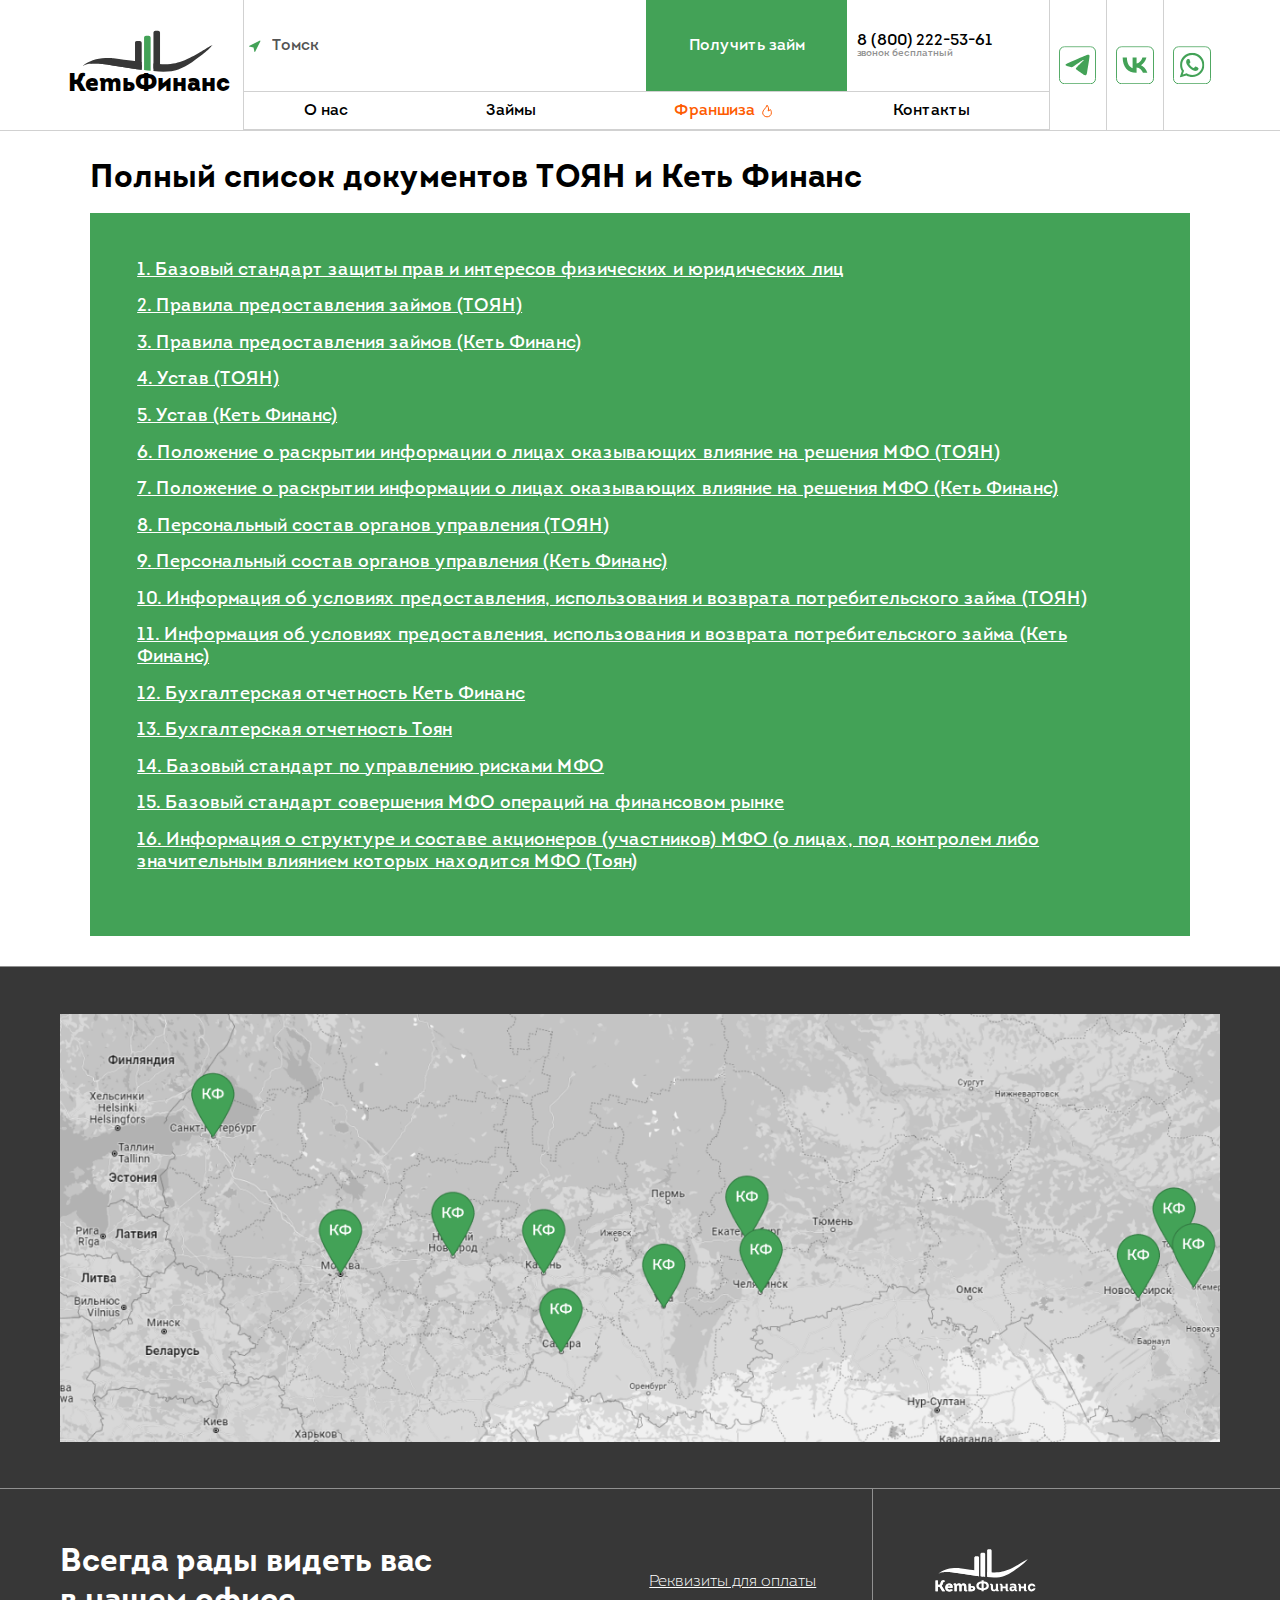
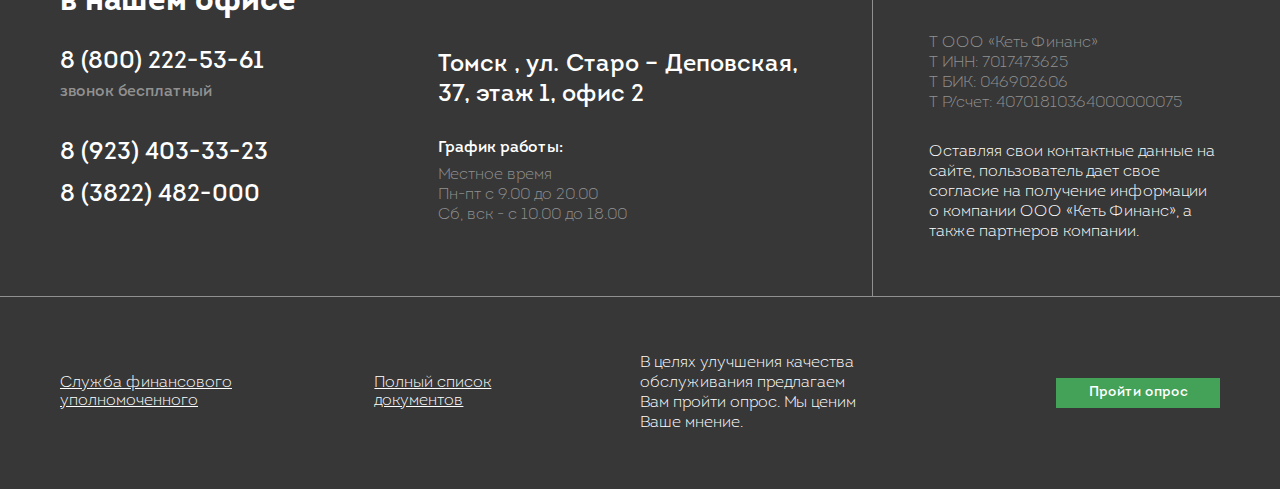
<file: documents.html>
<!DOCTYPE html>
<html lang="ru">

<head>

	<title>Полный список документов</title>
	<meta charset="UTF-8">
	<meta name="format-detection" content="telephone=no">
	<link rel="stylesheet" href="css/style.css?_v=20220920163414">
	<link rel="shortcut icon" href="img/favicon.ico">
	<meta name="viewport" content="width=device-width, initial-scale=1.0">

</head>

<body>
	<div class="wrapper">
		<header data-scroll="200" data-scroll-show="300" class="header">
			<div class="header__container">
				<div class="header__menu menu">
					<li class="menu__item_logo">
						<a class="logo gopage" href="index.html" class="">
							<div class="logo_img">
								<img src="img/logo.svg" alt="">
								<!-- <img src="img/tg.svg" alt=""> -->
							</div>
							<span>КеmьФинанс</span>
						</a>
					</li>
					<div class="menu__item_central">
						<div class="menu__item_central_top">
							<div class="menu__item_city_parent">
								<a href="#" class="menu__item_city">
									<input id="cityTopInput" disabled value="" type="text">
								</a>
								<div class="menu__item_city_sublist">
									<ul>
										<li class="city_subli">Томск</li>
										<li class="city_subli">Нижний Новгород</li>
										<li class="city_subli">Липецк</li>
										<li class="city_subli">Хабаровск</li>
										<li class="city_subli">Улан Удэ</li>
										<li class="city_subli">Казань</li>
										<li class="city_subli">Кемерово</li>
										<li class="city_subli">Магадан</li>
										<li class="city_subli">Санкт-Петербург</li>
										<li class="city_subli">Красноярск</li>
										<li class="city_subli">Уфа</li>
										<li class="city_subli">Рязань</li>
										<li class="city_subli">Новосибирск</li>
										<li class="city_subli">Югра</li>
										<li class="city_subli">Челябинск</li>
										<li class="city_subli">Саратов</li>
										<li class="city_subli">Якутск</li>
										<li class="city_subli">Ставрополь</li>
									</ul>
								</div>
							</div>
							<div data-da=".menu__list, 640, 99" class="menu__item_linkphone">
								<div class="get_link">
									<a data-popup="#popup-calculator" href="#">Получить займ</a>
								</div>
								<div class="phone_cont">
									<a class="phone" href="">
										<input id="phoneInput" disabled value="" type="text">
										<span>звонок бесплатный</span>
									</a>
								</div>
							</div>
						</div>
						<nav class="menu__body">
							<ul class="menu__list">
								<li class="menu__item">
									<a href="about.html" class="menu__link">О нас</a>
									<span class="menu__arrow"></span>
									<ul class="menu__sub-list">
										<li class="menu__sub-item"><a href="about.html#about" class="menu__sub-link">О компании</a></li>
										<li class="menu__sub-item"><a href="about.html#news1" class="menu__sub-link">Новости</a></li>
										<li class="menu__sub-item"><a href="about.html#docum" class="menu__sub-link">Документы</a></li>
										<li class="menu__sub-item"><a href="about.html#quest" class="menu__sub-link">Вопросы и
												ответы</a></li>
										<li class="menu__sub-item"><a href="about.html#certi" class="menu__sub-link">Лицензии и
												сертификаты</a></li>
									</ul>
								</li>
								<li class="menu__item">
									<a href="loan.html" class="menu__link">Займы</a>
									<span class="menu__arrow"></span>
									<ul class="menu__sub-list">
										<li class="menu__sub-item"><a href="loan.html#priva" class="menu__sub-link">Частным лицам</a>
										</li>
										<li class="menu__sub-item"><a href="loan.html#busin" class="menu__sub-link">Бизнесу</a></li>
									</ul>
								</li>
								<li class="menu__item hot">
									<a href="#" class="menu__link">Франшиза</a>
									<span class="menu__arrow"></span>
									<ul class="menu__sub-list"></ul>
								</li>
								<li class="menu__item">
									<a href="contacts.html" class="menu__link">Контакты</a>
									<span class="menu__arrow"></span>
									<ul class="menu__sub-list"></ul>
								</li>
							</ul>
						</nav>
					</div>
					<li class="menu__item_socials" data-da=".menu__list, 640">
						<a href="https://telegram.org/">
							<img src="img/tg.svg" alt="">
						</a>
						<a href="https://vk.com/">
							<img src="img/vk.svg" alt="">
						</a>
						<a href="https://www.whatsapp.com/">
							<img src="img/wha.svg" alt="">
						</a>

					</li>
					<button type="button" class="menu__icon icon-menu"><span></span></button>
				</div>
				<div data-goto=".wrapper" data-goto-top="0" class="goto_top"></div>
			</div>
		</header>
		<main class="main main_documents">
			<div class="main__container">
				<div class="nomoney_block">
					<div class="main_title">
						Полный список документов ТОЯН и Кеть Финанс
					</div>
					<div class="nomoney_block_contacts">
						<ul class="documents_ul">
							<li> <a href="#">1. Базовый стандарт защиты прав и интересов физических и юридических лиц</a> </li>
							<li> <a href="#">2. Правила предоставления займов (ТОЯН)</a> </li>
							<li> <a href="#">3. Правила предоставления займов (Кеть Финанс)</a> </li>
							<li> <a href="#">4. Устав (ТОЯН)</a> </li>
							<li> <a href="#">5. Устав (Кеть Финанс)</a> </li>
							<li> <a href="#">6. Положение о раскрытии информации о лицах оказывающих влияние на решения МФО (ТОЯН)</a> </li>
							<li> <a href="#">7. Положение о раскрытии информации о лицах оказывающих влияние на решения МФО (Кеть Финанс)</a> </li>
							<li> <a href="#">8. Персональный состав органов управления (ТОЯН)</a> </li>
							<li> <a href="#">9. Персональный состав органов управления (Кеть Финанс)</a> </li>
							<li> <a href="#">10. Информация об условиях предоставления, использования и возврата потребительского займа (ТОЯН)</a> </li>
							<li> <a href="#">11. Информация об условиях предоставления, использования и возврата потребительского займа (Кеть Финанс)</a> </li>
							<li> <a href="#">12. Бухгалтерская отчетность Кеть Финанс</a> </li>
							<li> <a href="#">13. Бухгалтерская отчетность Тоян</a> </li>
							<li> <a href="#">14. Базовый стандарт по управлению рисками МФО</a> </li>
							<li> <a href="#">15. Базовый стандарт совершения МФО операций на финансовом рынке </a> </li>
							<li> <a href="#">16. Информация о структуре и составе акционеров (участников) МФО (о лицах, под контролем либо значительным влиянием которых находится МФО (Тоян)</a> </li>
						</ul>
					</div>
				</div>
			</div>
		</main>
		<footer class="footer">
			<div class="black_bg">
				<div class="footer__container">
					<div class="map_block">
						<div class="contforafter">
							<div class="map_block_img">
								<img src="img/map.png" alt="">
							</div>
						</div>
					</div>
					<div class="footer_top">
						<div class="first_block">
							<div class="first_block_top">
								<div class="main_title main_title_white ">
									Всегда рады видеть вас <br> в нашем офисе
								</div>
								<a class="linkunederline linkunederline_white" href="#">Реквизиты для оплаты</a>
							</div>
							<div class="first_block_middle">
								<div class="changeable_block">
									<div class="phone_cont phone_cont_white">
										<a class="phone" href="tel:">
											<input id="phoneInput" disabled value="" type="text">
											<span>звонок бесплатный</span>
										</a>
									</div>
									<div class="location_cont">
										<span class="location_span">
											<span id="citySpan"></span> , <span id="locationSpan"></span>
										</span>
									</div>
								</div>
								<div class="const_block">
									<div class="phones_block">
										<a href="tel:+79234033323" class="phone">8 (923) 403-33-23</a>
										<a href="tel:+73822482000" class="phone">8 (3822) 482-000</a>
									</div>
									<div class="timework_block">
										<div class="timework_block_title">График работы:</div>
										<div class="timework_block_text">
											Местное время <br>
											Пн-пт с 9.00 до 20.00 <br>
											Сб, вск - с 10.00 до 18.00
										</div>
									</div>
								</div>
							</div>
						</div>
						<div class="second_block">
							<div class="footer_logo">
								<img src="img/logowhite.svg" alt="">
							</div>
							<div class="footer_inn">
								<span id="paytitle"> </span>
								<span id="payinn"> </span>
								<span id="paybik"> </span>
								<span id="payrschet"> </span>

							</div>
							<div class="footer_privacy">
								Оставляя свои контактные данные
								на сайте, пользователь дает свое согласие на получение информации
								о компании ООО «Кеть Финанс», а также партнеров компании.
							</div>
						</div>
					</div>
					<div class="footer_bottom">
						<div class="footer_bottom_links">
							<a class="linkunederline linkunederline_white" href="#">Служба финансового уполномоченного</a>
							<a class="linkunederline linkunederline_white gopage" href="documents.html">Полный список документов</a>
						</div>
						<div class="footer_bottom_survey">
							<div class="servey_text">
								В целях улучшения качества обслуживания предлагаем Вам пройти опрос. Мы ценим Ваше мнение.
							</div>
							<div class="servey_btn">
								<a href="#">Пройти опрос</a>
							</div>
						</div>
					</div>
				</div>
			</div>

		</footer>
	</div>
	<div id="city" aria-hidden="true" class="popup">
		<div class="popup__wrapper">
			<div class="popup__content">
				<div class="popup__text">
					<div class="cities_popup popup_tb">
						<div class="popup_top">
							<div class="main_title">
								Выберите свой город
							</div>
							<div class="popup_text">
								Если вашего города нет в списке, выберете ближайший к вам город, где есть филиал компании Кеть
								Финанс
							</div>
						</div>
						<div class="popup_bottom">
							<ul class="cities_ul">

								<li data-default id="Томск" data-phonemin="+78002225361" data-phonemax="8 (800) 222-53-61" data-paytitle="Т ООО «Кеть Финанс»" data-payinn="Т ИНН: 7017473625" data-paybik="Т БИК: 046902606" data-payrschet="Т Р/счет: 40701810364000000075" data-location="ул. Старо – Деповская, 37, этаж 1, офис 2" class="city_li">Томск</li>
								<li id="Кемерово" data-phonemin="+78002225362" data-phonemax="8 (800) 222-53-62" data-paytitle="К ООО «Кеть Финанс»" data-payinn="К ИНН: 7017473625" data-paybik="К БИК: 046902606" data-payrschet="К Р/счет: 40701810364000000075" data-location="Ул. Терешковой 54" class="city_li">Кемерово</li>
								<li id="Новосибирск" data-phonemin="+78002225363" data-phonemax="8 (800) 222-53-63" data-paytitle="Н ООО «Кеть Финанс»" data-payinn="Н ИНН: 7017473625" data-paybik="Н БИК: 046902606" data-payrschet="Н Р/счет: 40701810364000000075" data-location="Ул. Карла Маркса д 30,оф 204" class="city_li">Новосибирск</li>
								<li id="Нижний Новгород" data-phonemin="+78002225364" data-phonemax="8 (800) 222-53-64" data-paytitle="Н ООО «Кеть Финанс»" data-payinn="Н ИНН: 7017473625" data-paybik="Н БИК: 046902606" data-payrschet="Н Р/счет: 40701810364000000075" data-location="ул. Белинского дом 60 «А», пом. П1" class="city_li">Нижний Новгород</li>
								<li id="Магадан" data-phonemin="+78002225365" data-phonemax="8 (800) 222-53-65" data-paytitle="М ООО «Кеть Финанс»" data-payinn="М ИНН: 7017473625" data-paybik="М БИК: 046902606" data-payrschet="М Р/счет: 40701810364000000075" data-location="Пр. Ленина д-3, офис 258" class="city_li">Магадан</li>
								<li id="Югра" data-phonemin="+78002225366" data-phonemax="8 (800) 222-53-66" data-paytitle="Ю ООО «Кеть Финанс»" data-payinn="Ю ИНН: 7017473625" data-paybik="Ю БИК: 046902606" data-payrschet="Ю Р/счет: 40701810364000000075" data-location="ул. Старо – Деповская, 37, этаж 1, офис 2" class="city_li">Югра</li>
								<li id="Липецк" data-phonemin="+78002225367" data-phonemax="8 (800) 222-53-67" data-paytitle="Л ООО «Кеть Финанс»" data-payinn="Л ИНН: 7017473625" data-paybik="Л БИК: 046902606" data-payrschet="Л Р/счет: 40701810364000000075" data-location="Ул. Фрунзе, д. 34, помещ. 38" class="city_li">Липецк</li>
								<li id="Санкт-Петербург" data-phonemin="+78002225368" data-phonemax="8 (800) 222-53-68" data-paytitle="П ООО «Кеть Финанс»" data-payinn="П ИНН: 7017473625" data-paybik="П БИК: 046902606" data-payrschet="П Р/счет: 40701810364000000075" data-location="ул. Салова, д. 70 литера А, помещ. 310" class="city_li">Санкт-Петербург</li>
								<li id="Челябинск" data-phonemin="+78002225369" data-phonemax="8 (800) 222-53-69" data-paytitle="Ч ООО «Кеть Финанс»" data-payinn="Ч ИНН: 7017473625" data-paybik="Ч БИК: 046902606" data-payrschet="Ч Р/счет: 40701810364000000075" data-location="Курчатовский район, Чайковского 20Б, 2 этаж, офис 19." class="city_li">Челябинск</li>
								<li id="Хабаровск" data-phonemin="+78002225360" data-phonemax="8 (800) 222-53-60" data-paytitle="Х ООО «Кеть Финанс»" data-payinn="Х ИНН: 7017473625" data-paybik="Х БИК: 046902606" data-payrschet="Х Р/счет: 40701810364000000075" data-location="Проспект 60-летия Октября 170а, офис 202 Помещ. 11" class="city_li">Хабаровск</li>
								<li id="Красноярск" data-phonemin="+78002225370" data-phonemax="8 (800) 222-53-70" data-paytitle="К ООО «Кеть Финанс»" data-payinn="К ИНН: 7017473625" data-paybik="К БИК: 046902606" data-payrschet="К Р/счет: 40701810364000000075" data-location="Ул. Караульная,88,офис3-36" class="city_li">Красноярск</li>
								<li id="Саратов" data-phonemin="+78002225371" data-phonemax="8 (800) 222-53-71" data-paytitle="С ООО «Кеть Финанс»" data-payinn="С ИНН: 7017473625" data-paybik="С БИК: 046902606" data-payrschet="С Р/счет: 40701810364000000075" data-location="Ул. Набережная космонавтов д 8" class="city_li">Саратов</li>
								<li id="Улан Удэ" data-phonemin="+78002225372" data-phonemax="8 (800) 222-53-72" data-paytitle="У ООО «Кеть Финанс»" data-payinn="У ИНН: 7017473625" data-paybik="У БИК: 046902606" data-payrschet="У Р/счет: 40701810364000000075" data-location="Ул. Борсоева 7а, офис 215" class="city_li">Улан Удэ</li>
								<li id="Уфа" data-phonemin="+78002225373" data-phonemax="8 (800) 222-53-73" data-paytitle="У ООО «Кеть Финанс»" data-payinn="У ИНН: 7017473625" data-paybik="У БИК: 046902606" data-payrschet="У Р/счет: 40701810364000000075" data-location="ул. Академика Сулейманова, 12 офис 251" class="city_li">Уфа</li>
								<li id="Якутск" data-phonemin="+78002225374" data-phonemax="8 (800) 222-53-74" data-paytitle="Я ООО «Кеть Финанс»" data-payinn="Я ИНН: 7017473625" data-paybik="Я БИК: 046902606" data-payrschet="Я Р/счет: 40701810364000000075" data-location="1. Ул. Курашова, 30/5г, ст 2 офис 9 <br> 2. ТЦ Кристалл п. Нижний Бестях,	ул. Ленина 11" class="city_li">Якутск</li>
								<li id="Казань" data-phonemin="+78002225375" data-phonemax="8 (800) 222-53-75" data-paytitle="К ООО «Кеть Финанс»" data-payinn="К ИНН: 7017473625" data-paybik="К БИК: 046902606" data-payrschet="К Р/счет: 40701810364000000075" data-location="ул Бондаренко, д 7, пом 1006" class="city_li">Казань</li>
								<li id="Рязань" data-phonemin="+78002225376" data-phonemax="8 (800) 222-53-76" data-paytitle="Р ООО «Кеть Финанс»" data-payinn="Р ИНН: 7017473625" data-paybik="Р БИК: 046902606" data-payrschet="Р Р/счет: 40701810364000000075" data-location="Ул. Маяковского 1А, 325оф" class="city_li">Рязань</li>
								<li id="Ставрополь" data-phonemin="+78002225377" data-phonemax="8 (800) 222-53-77" data-paytitle="С ООО «Кеть Финанс»" data-payinn="С ИНН: 7017473625" data-paybik="С БИК: 046902606" data-payrschet="С Р/счет: 40701810364000000075" data-location="Ул. Пирогова 42/1, офис 44" class="city_li">Ставрополь</li>
							</ul>
						</div>
					</div>
				</div>
				<button data-close type="button" class="popup__close">

				</button>
			</div>
		</div>
	</div>
	<div id="reviewpopup" aria-hidden="true" class="popup">
		<div class="popup__wrapper">
			<div class="popup__content">
				<div class="popup__text">
					<div class="review_popup popup_tb">
						<div class="popup_top">
							<div class="main_title">
								Заполните форму
							</div>
							<!-- <div class="popup_text">
						
						</div> -->
						</div>
						<div class="popup_bottom">
							<div class="review_form">
								<form action="#" method="post" enctype="multipart/form-data">
									<div class="boxforinp">
										<input class="" data-required placeholder="Имя" autocomplete="off" type="text" data-error="Ошибка">
									</div>
									<div class="boxforinp">
										<textarea name="" placeholder="Ваш отзыв или ссылка на видео" data-required id="" cols="" rows="2" data-error="Ошибка"></textarea>
									</div>
									<div class="checkbox_block">
										<input type="checkbox" class="real" data-required="" data-error="Необходимо подтверждение">
										<p>Да, я реальный человек</p>
									</div>
									<input class="btn" type="submit" value="Отправить">
								</form>
							</div>
						</div>
					</div>
				</div>
				<button data-close type="button" class="popup__close">

				</button>
			</div>
		</div>
	</div>
	<div id="popup-calculator" aria-hidden="true" class="popup">
		<div class="popup__wrapper">
			<div class="popup__content">
				<button data-close type="button" class="popup__close"></button>
				<div class="popup__text form-text">
					<div class="form-text__title">
						Оставьте свой номер <br>
						телефона
					</div>
					<div class="form-text__subtitle">
						Мы свяжемся с вами в ближайшее время
					</div>
					<form action="#" method="POST" data-dev data-validate method="POST" class="feedback__form calculator-form">
						<div class="calculator-form__inputs">
							<div class="calculator-form__inputs-flex"><input type="text" class="form__inputs" name="formPtsEstate" id="formPtsEstate"><label for="formPtsEstate"> - категория</label></div>
							<div class="calculator-form__inputs-flex"><input type="text" class="form__inputs" name="formTotal" id="formTotal"><label for="formTotal"> - итоговая сумма</label></div>
							<div class="calculator-form__inputs-flex"><input type="text" class="form__inputs" name="formTerm" id="formTerm"><label for="formTerm"> - срок</label></div>
							<div class="calculator-form__inputs-flex"><input type="text" class="form__inputs" name="formDeposit" id="formDeposit"><label for="formDeposit"> - залог</label></div>
							<div class="calculator-form__inputs-flex"><input type="text" class="form__inputs" name="formPay" id="formPay"><label for="formDeposit"> - ежемесячный платеж</label></div>
						</div>
						<div class="calculator-form">
							<div class="calculator-form__telephone-line telephone-line">
								<span class="calculator-form__title title-form">Ваш телефон</span>
								<input class="calculator-form__telephone telephone-form" data-required="" data-error="Введите Телефон" autocomplete="off" type="tel" placeholder="+7 (987) 654 - 32 - 10 " name="tel">
							</div>
							<div class="calculator-form__real-checkbox">
								<!-- <div class="calculator-form__real-check">
								<input type="checkbox" class="real" data-required="" data-error="Необходимо подтверждение"
									id="real2">
								<label for="real2">Да, я реальный человек</label>
							</div> -->
								<div class="checkbox_block">
									<input type="checkbox" class="real" data-required="" data-error="Необходимо подтверждение">
									<p>Да, я реальный человек</p>
									<p>Нажимая на кнопку, вы соглашаетесь с<br>
										<a data-popup="#privacypolice" href="#"> условиями политики конфиденциальности</a>
									</p>
								</div>

							</div>
							<div class="calculator-form__confirm confirm">
								<input type="submit" class="calculator-form__button form-button">
							</div>
						</div>
					</form>
				</div>
			</div>
		</div>
	</div>
	<div id="privacypolice" aria-hidden="true" class="popup">
		<div class="popup__wrapper">
			<div class="popup__content">
				<div class="popup__text">
					<div class="privacypolicy_popup popup_tb">
						<div class="popup_top">
							<div class="main_title">
								Условия политики конфиденциальности
							</div>
						</div>
						<div class="popup_bottom">
							Lorem ipsum dolor sit amet consectetur adipisicing elit. Dignissimos voluptatum necessitatibus alias
							praesentium libero perspiciatis reiciendis dicta illo aliquam fuga incidunt blanditiis, tempore qui
							error inventore! Voluptatum temporibus nobis soluta rerum molestiae repellendus a laboriosam quas
							quia. Facere quam, excepturi tenetur aperiam velit optio soluta enim et deserunt dolore pariatur
							deleniti at magni laboriosam! Blanditiis ut illum alias iusto itaque beatae excepturi eos repellendus
							obcaecati veritatis, dicta adipisci eum aliquid atque quidem consectetur sunt. Odit nesciunt in
							dignissimos, omnis labore exercitationem. Culpa et minus laboriosam esse veritatis cum voluptatibus,
							unde, earum voluptate porro, repellendus expedita totam aspernatur aut labore? Quibusdam aliquam
							velit, est fugiat libero facilis ducimus facere alias exercitationem doloremque quidem placeat porro
							enim maiores ipsam molestias dolores voluptatum! Fuga repellendus ut, porro fugit nesciunt aliquam
							ratione eum cumque architecto, excepturi doloribus necessitatibus beatae? Vitae, iusto ducimus! Ex eos
							minus porro, deserunt reiciendis consectetur architecto officia autem quam nihil et inventore. Aperiam
							officia tempore quaerat amet ab dolorum exercitationem sequi non soluta, nisi pariatur provident vel
							laudantium unde doloribus reiciendis porro quasi eveniet numquam nostrum aliquid quos. Esse culpa odio
							eos delectus cumque quam, reprehenderit rerum aperiam libero, non illum accusamus. Non corrupti,
							corporis vero nam quibusdam nostrum eaque facere ipsa deleniti, qui molestiae porro obcaecati aliquid
							temporibus dolor. Illo molestiae, id obcaecati reprehenderit nisi odio nesciunt laudantium excepturi
							ad reiciendis, labore vel adipisci voluptate voluptatum sunt officiis recusandae quidem aliquam
							suscipit, debitis ipsum et blanditiis. Magni ad labore cum, porro iusto quidem rerum dolores aut?
							Minima qui necessitatibus officia impedit, sapiente odit, voluptatum rem sed libero provident
							exercitationem distinctio deserunt quod hic ea tenetur voluptate eligendi magnam aperiam quis dolor.
							Iusto tenetur accusantium beatae labore nostrum sapiente quidem quaerat eaque dicta dolore! Saepe cum
							aspernatur, minima quos corrupti ipsa voluptatum consequuntur, reiciendis, porro culpa maxime.
							Perspiciatis, ad voluptatem.
						</div>
					</div>
				</div>
				<button data-close type="button" class="popup__close">

				</button>
			</div>
		</div>
	</div>
	<div id="loanterms_fl" aria-hidden="true" class="popup">
		<div class="popup__wrapper">
			<div class="popup__content">
				<div class="popup__text">
					<div class="privacypolicy_popup popup_tb">
						<div class="popup_top">
							<div class="main_title">
								Полные условия займа для ФЛ
							</div>
						</div>
						<div class="popup_bottom">
							<li>Lorem ipsum dolor sit amet consectetur adipisicing elit. Quasi, quia.</li>
							<li>Lorem ipsum dolor sit amet consectetur adipisicing elit. Quasi, quia.</li>
							<li>Lorem ipsum dolor sit amet consectetur adipisicing elit. Quasi, quia.</li>
							<li>Lorem ipsum dolor sit amet consectetur adipisicing elit. Quasi, quia.</li>
							<li>Lorem ipsum dolor sit amet consectetur adipisicing elit. Quasi, quia.</li>
							<li>Lorem ipsum dolor sit amet consectetur adipisicing elit. Quasi, quia.</li>
							<li>Lorem ipsum dolor sit amet consectetur adipisicing elit. Quasi, quia.</li>
							<li>Lorem ipsum dolor sit amet consectetur adipisicing elit. Quasi, quia.</li>
							<li>Lorem ipsum dolor sit amet consectetur adipisicing elit. Quasi, quia.</li>
							<li>Lorem ipsum dolor sit amet consectetur adipisicing elit. Quasi, quia.</li>
							<li>Lorem ipsum dolor sit amet consectetur adipisicing elit. Quasi, quia.</li>
							<li>Lorem ipsum dolor sit amet consectetur adipisicing elit. Quasi, quia.</li>
						</div>
					</div>
				</div>
				<button data-close type="button" class="popup__close">

				</button>
			</div>
		</div>
	</div>
	<div id="popup-table" aria-hidden="true" class="popup">
		<div class="popup__wrapper">
			<div class="popup__content">
				<button data-close type="button" class="popup__close"></button>
				<div class="popup__header popupTable-header">
					<div class="popupTable-header__flex">
						<input class="popupTable-header__Total" type="text" name="totalSumm" id="totalSummTable" readonly><label for="totalSumm">Сумма займа:</label>
					</div>
					<div class="popupTable-header__flex">
						<input class="popupTable-header__Total" type="text" name="totalMonths" id="totalMonthsTable" readonly><label for="totalMonths">Период выплат займа:</label>
					</div>
					<div class="popupTable-header__flex">
						<input class="popupTable-header__Total" type="text" name="popupProcent" id="popupProcentTable" readonly><label for="popupProcent">Процент: </label>
					</div>
				</div>
				<div class="popup__chart popup-chart">
					<table class="popup-chart__table">
						<thead>
							<th>Месяц</th>
							<th>Платеж по процентам</th>
							<th>Платеж по основному долгу</th>
							<th>Остаток долга на конец периода</th>
						</thead>

						<tbody class="popup-chart__tbody">
						</tbody>
					</table>
				</div>
			</div>
		</div>
	</div>
	<!--  
<div id="popup-calculator" aria-hidden="true" class="popup">
	<div class="popup__wrapper">
		<div class="popup__content">
			<button data-close type="button" class="popup__close"></button>
			<div class="popup__text form-text">
                <div class="form-text__title">Оставьте свой номер <br>
                    телефона</div>
                    <div class="form-text__subtitle">
                        Мы свяжемся с вами в ближайшее время
                    </div>
                    <form action="#"  method="POST" data-dev data-validate method="POST" class="feedback__form calculator-form">
                        <div class="calculator-form__inputs">
                            <div class="calculator-form__inputs-flex"><input type="text" class="form__inputs" name="formPtsEstate" id="formPtsEstate"><label for="formPtsEstate"> - категория</label></div>
                            <div class="calculator-form__inputs-flex"><input type="text" class="form__inputs" name="formTotal" id="formTotal"><label for="formTotal"> - итоговая сумма</label></div>
                            <div class="calculator-form__inputs-flex"><input type="text" class="form__inputs" name="formTerm" id="formTerm"><label for="formTerm"> - срок</label></div>
                            <div class="calculator-form__inputs-flex"><input type="text" class="form__inputs" name="formDeposit" id="formDeposit"><label for="formDeposit"> - залог</label></div>
                            <div class="calculator-form__inputs-flex"><input type="text" class="form__inputs" name="formPay" id="formPay"><label for="formDeposit"> - ежемесячный платеж</label></div>
                        </div>
                        <div class="calculator-form">
                        <div class="calculator-form__telephone-line telephone-line">
                            <span class="calculator-form__title title-form">Ваш телефон</span>
                            <input class="calculator-form__telephone telephone-form" data-required="" data-error="Введите Телефон"
                            autocomplete="off" type="tel" placeholder="+7 (987) 654 - 32 - 10 " name="tel">
                        </div>
                        <div class="calculator-form__real-checkbox">
                            <div class="calculator-form__real-check">
                            <input type="checkbox" class="real" data-required="" data-error="Необходимо подтверждение" id="real2">
                            <label for="real2">Да, я реальный человек</label></div>
                            <p>Нажимая на кнопку, вы соглашаетесь с<br> <a href="#" > условиями
                                политики конфиденциальности</a> </p>
                        </div>
                        <div class="calculator-form__confirm confirm">
                            <input type="submit" class="calculator-form__button form-button">
                        </div>
                        </div>
                    </form>
                    
			</div>
		</div>
	</div>
</div>

 -->
	<script src="js/app.js?_v=20220920163414"></script>
</body>

</html>
</file>
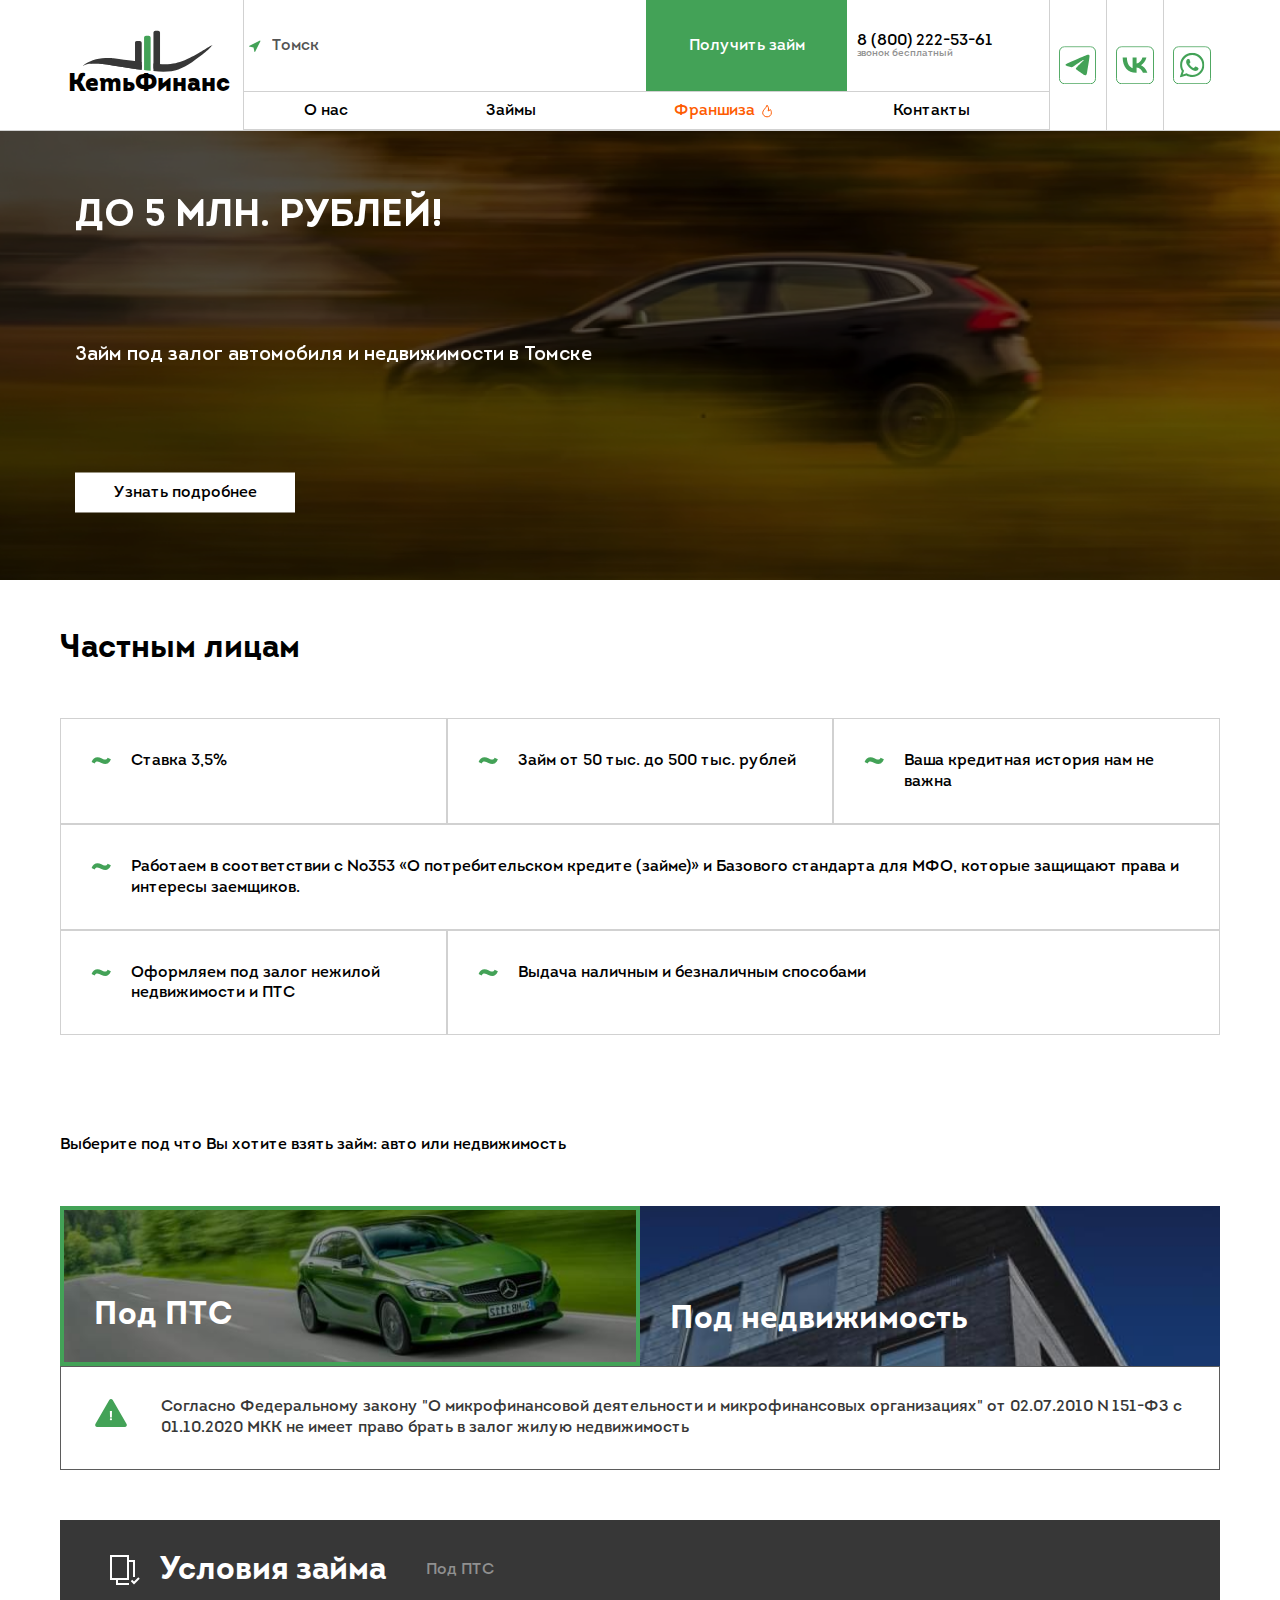
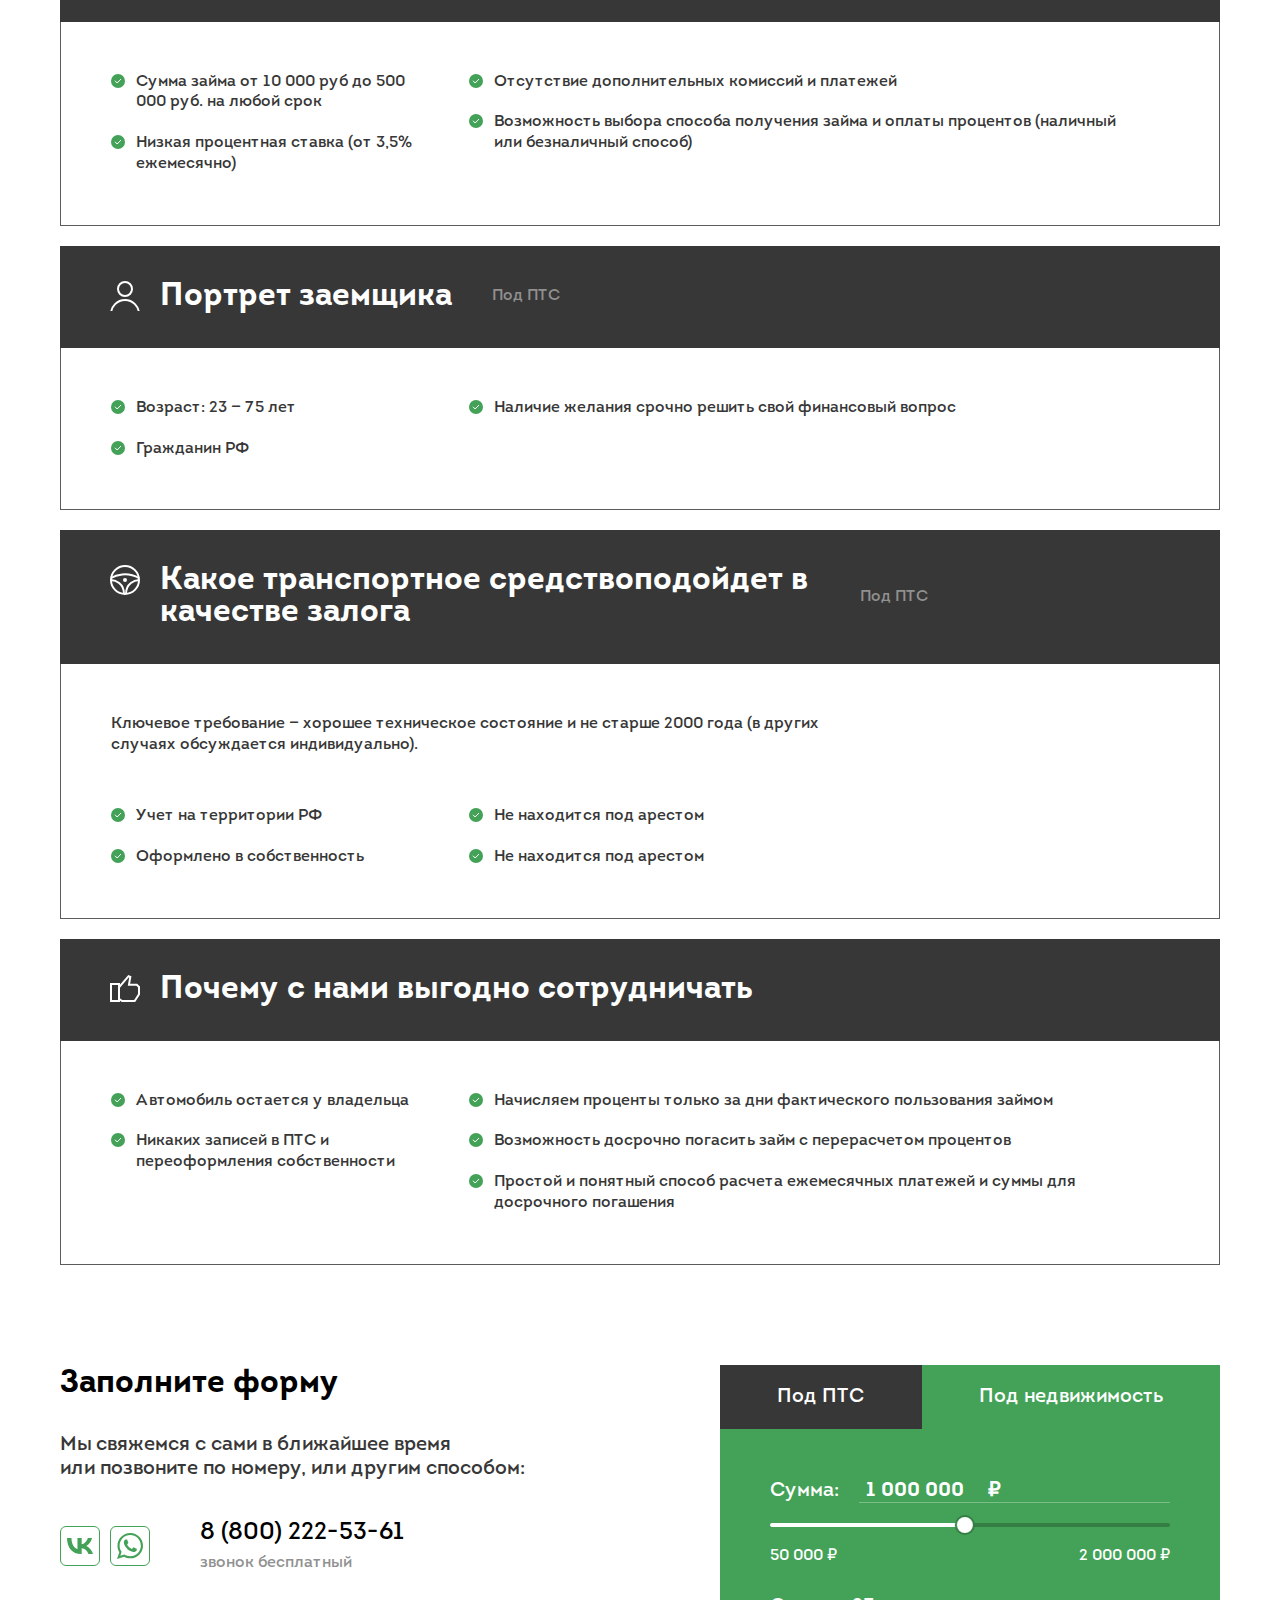
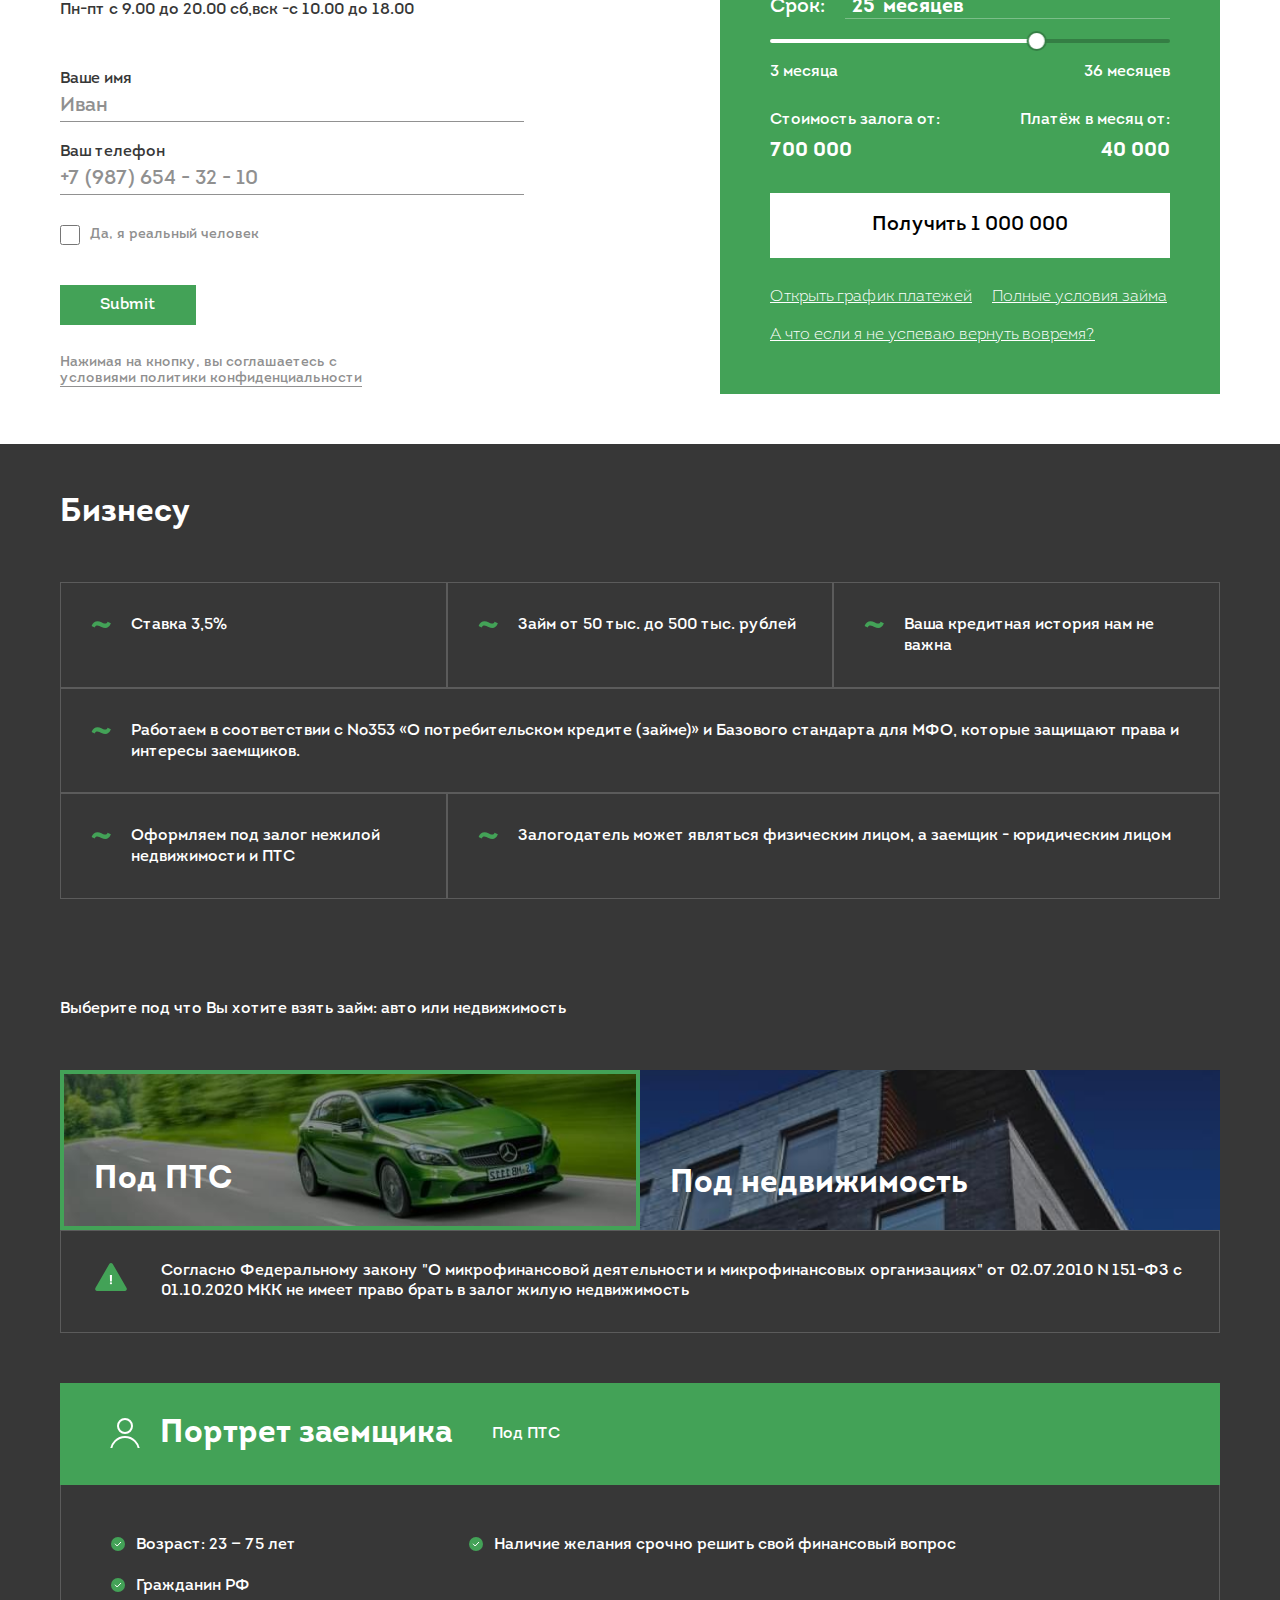
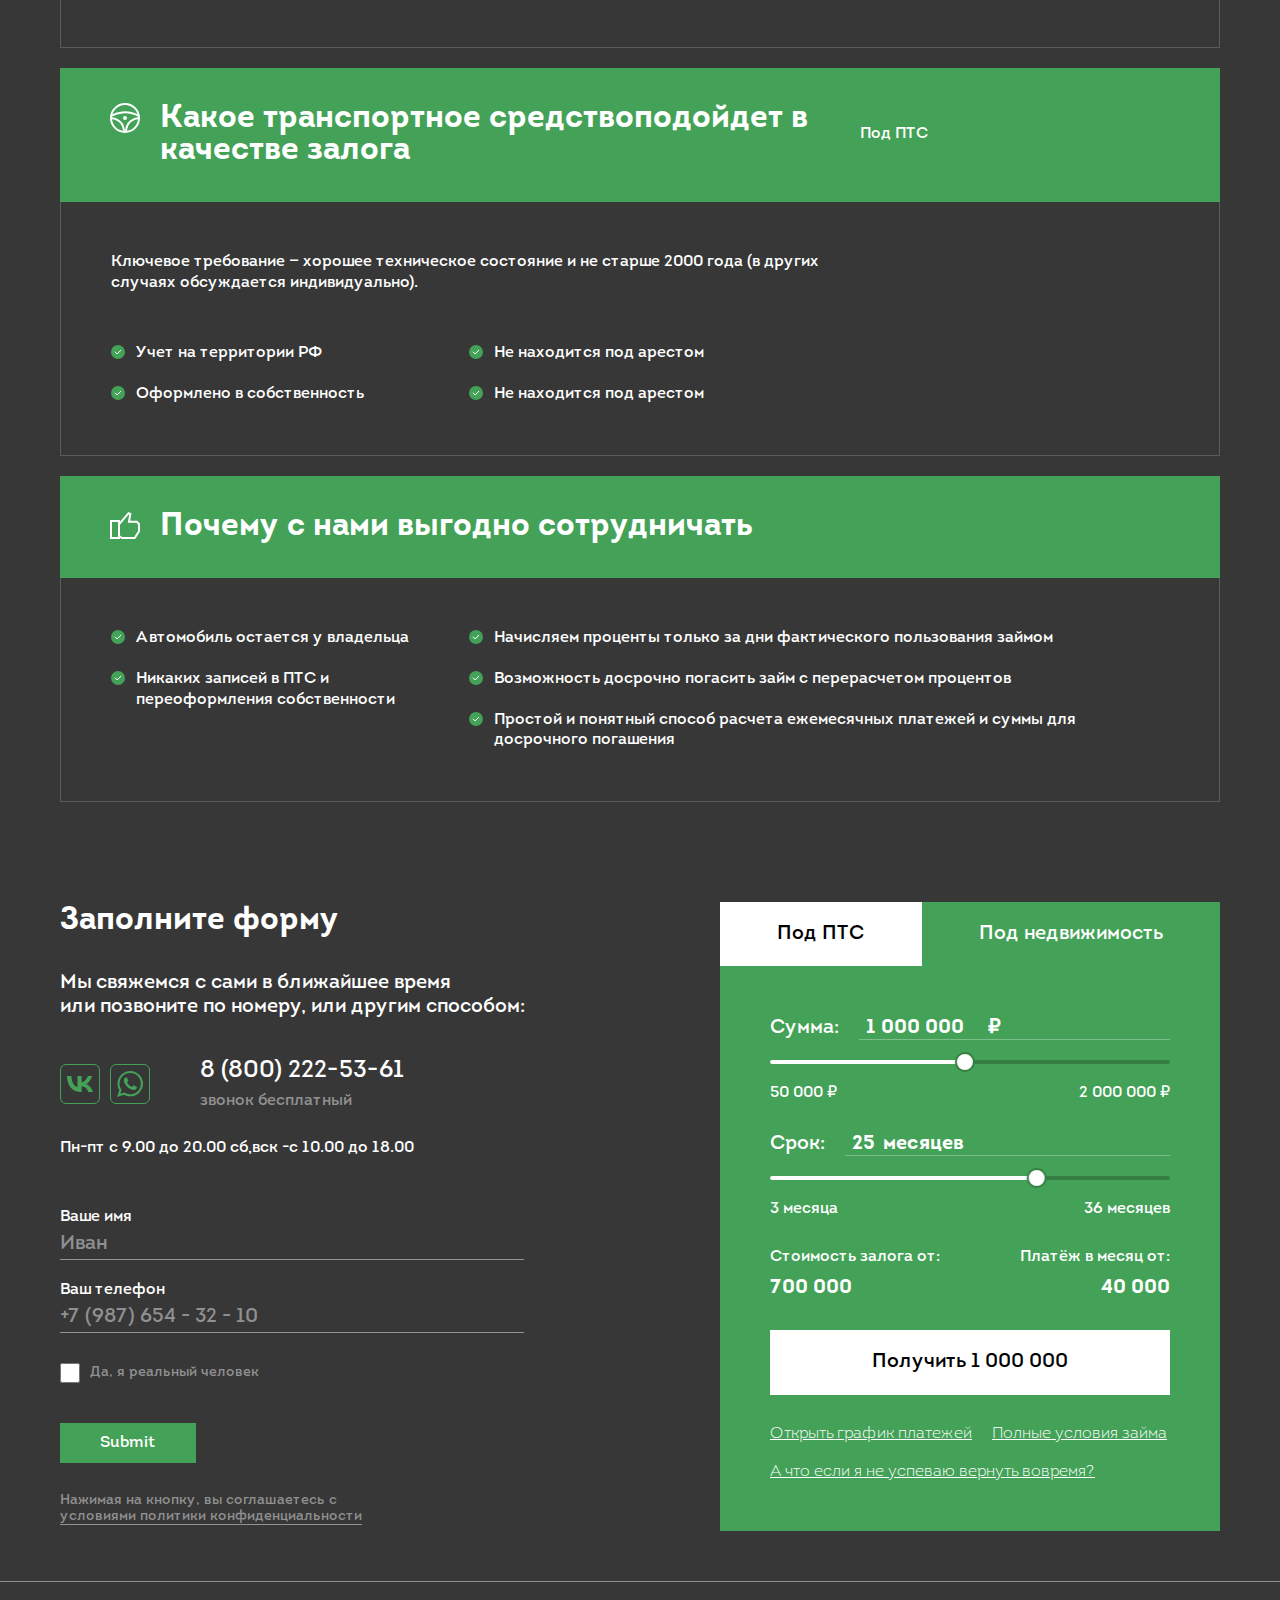
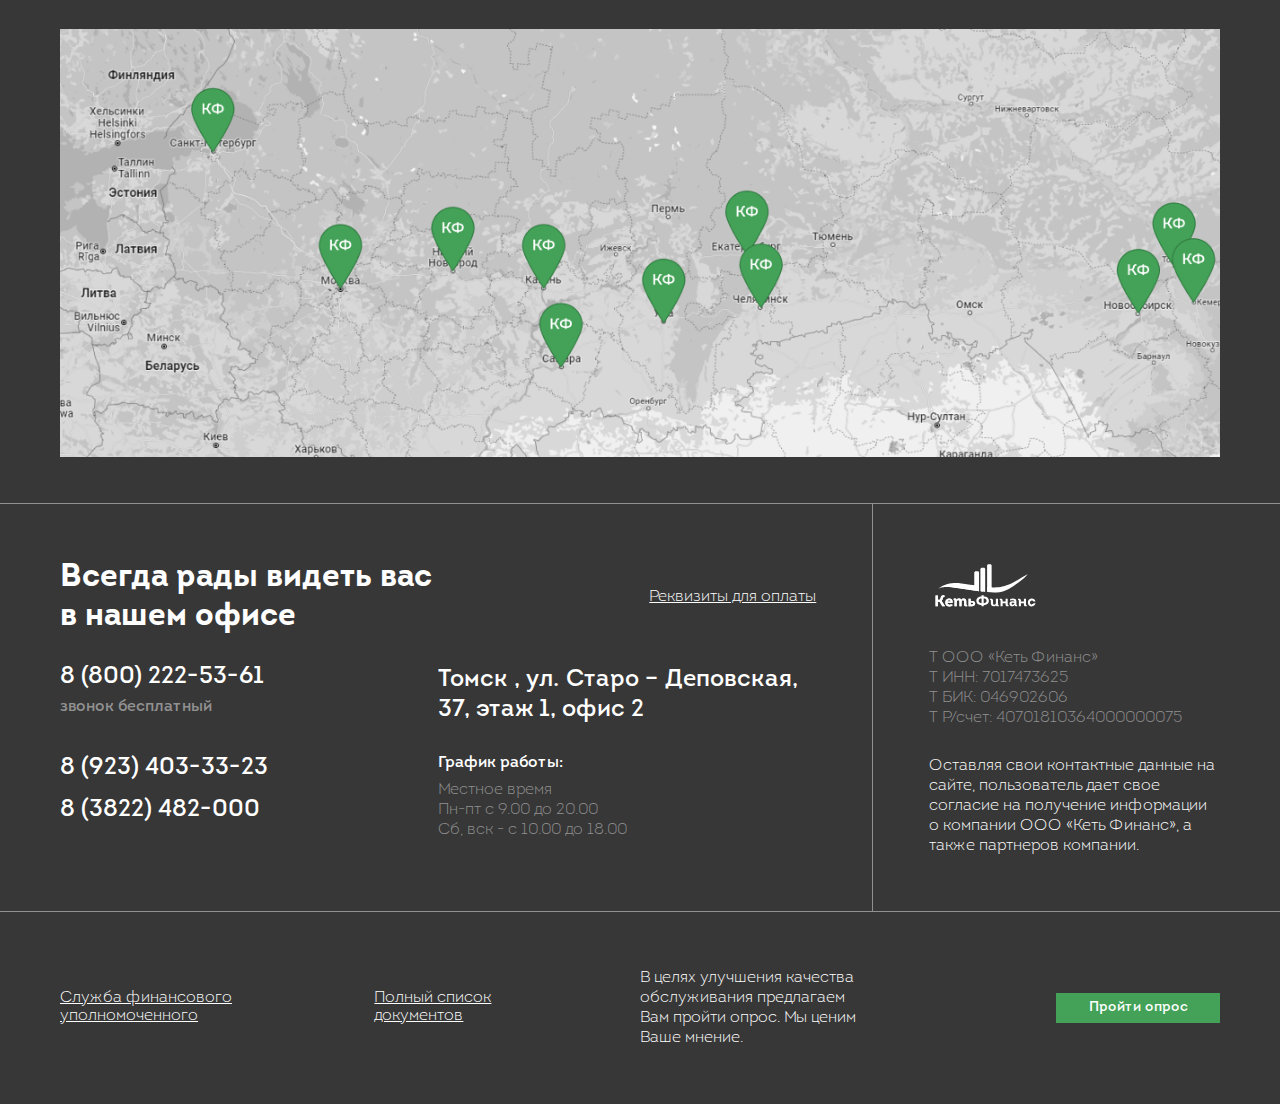
<file: loan.html>
<!DOCTYPE html>
<html lang="ru">

<head>

	<title>Займы</title>
	<meta charset="UTF-8">
	<meta name="format-detection" content="telephone=no">
	<link rel="stylesheet" href="css/style.css?_v=20220920163414">
	<link rel="shortcut icon" href="img/favicon.ico">
	<meta name="viewport" content="width=device-width, initial-scale=1.0">

</head>

<body>
	<div class="wrapper">
		<header data-scroll="200" data-scroll-show="300" class="header">
			<div class="header__container">
				<div class="header__menu menu">
					<li class="menu__item_logo">
						<a class="logo gopage" href="index.html" class="">
							<div class="logo_img">
								<img src="img/logo.svg" alt="">
								<!-- <img src="img/tg.svg" alt=""> -->
							</div>
							<span>КеmьФинанс</span>
						</a>
					</li>
					<div class="menu__item_central">
						<div class="menu__item_central_top">
							<div class="menu__item_city_parent">
								<a href="#" class="menu__item_city">
									<input id="cityTopInput" disabled value="" type="text">
								</a>
								<div class="menu__item_city_sublist">
									<ul>
										<li class="city_subli">Томск</li>
										<li class="city_subli">Нижний Новгород</li>
										<li class="city_subli">Липецк</li>
										<li class="city_subli">Хабаровск</li>
										<li class="city_subli">Улан Удэ</li>
										<li class="city_subli">Казань</li>
										<li class="city_subli">Кемерово</li>
										<li class="city_subli">Магадан</li>
										<li class="city_subli">Санкт-Петербург</li>
										<li class="city_subli">Красноярск</li>
										<li class="city_subli">Уфа</li>
										<li class="city_subli">Рязань</li>
										<li class="city_subli">Новосибирск</li>
										<li class="city_subli">Югра</li>
										<li class="city_subli">Челябинск</li>
										<li class="city_subli">Саратов</li>
										<li class="city_subli">Якутск</li>
										<li class="city_subli">Ставрополь</li>
									</ul>
								</div>
							</div>
							<div data-da=".menu__list, 640, 99" class="menu__item_linkphone">
								<div class="get_link">
									<a data-popup="#popup-calculator" href="#">Получить займ</a>
								</div>
								<div class="phone_cont">
									<a class="phone" href="">
										<input id="phoneInput" disabled value="" type="text">
										<span>звонок бесплатный</span>
									</a>
								</div>
							</div>
						</div>
						<nav class="menu__body">
							<ul class="menu__list">
								<li class="menu__item">
									<a href="about.html" class="menu__link">О нас</a>
									<span class="menu__arrow"></span>
									<ul class="menu__sub-list">
										<li class="menu__sub-item"><a href="about.html#about" class="menu__sub-link">О компании</a></li>
										<li class="menu__sub-item"><a href="about.html#news1" class="menu__sub-link">Новости</a></li>
										<li class="menu__sub-item"><a href="about.html#docum" class="menu__sub-link">Документы</a></li>
										<li class="menu__sub-item"><a href="about.html#quest" class="menu__sub-link">Вопросы и
												ответы</a></li>
										<li class="menu__sub-item"><a href="about.html#certi" class="menu__sub-link">Лицензии и
												сертификаты</a></li>
									</ul>
								</li>
								<li class="menu__item">
									<a href="loan.html" class="menu__link">Займы</a>
									<span class="menu__arrow"></span>
									<ul class="menu__sub-list">
										<li class="menu__sub-item"><a href="loan.html#priva" class="menu__sub-link">Частным лицам</a>
										</li>
										<li class="menu__sub-item"><a href="loan.html#busin" class="menu__sub-link">Бизнесу</a></li>
									</ul>
								</li>
								<li class="menu__item hot">
									<a href="#" class="menu__link">Франшиза</a>
									<span class="menu__arrow"></span>
									<ul class="menu__sub-list"></ul>
								</li>
								<li class="menu__item">
									<a href="contacts.html" class="menu__link">Контакты</a>
									<span class="menu__arrow"></span>
									<ul class="menu__sub-list"></ul>
								</li>
							</ul>
						</nav>
					</div>
					<li class="menu__item_socials" data-da=".menu__list, 640">
						<a href="https://telegram.org/">
							<img src="img/tg.svg" alt="">
						</a>
						<a href="https://vk.com/">
							<img src="img/vk.svg" alt="">
						</a>
						<a href="https://www.whatsapp.com/">
							<img src="img/wha.svg" alt="">
						</a>

					</li>
					<button type="button" class="menu__icon icon-menu"><span></span></button>
				</div>
				<div data-goto=".wrapper" data-goto-top="0" class="goto_top"></div>
			</div>
		</header>
		<main class="page main_loan">
			<div class="top_block">
				<div class="top__slider swiper">
					<div class="top__wrapper swiper-wrapper">
						<div class="top__slide swiper-slide">
							<div class="slide_img">
								<img src="img/loantopimg.png" alt="">
							</div>
							<div class="slide_ttb">
								<div class="slide_ttb__container">
									<div class="slide_title">
										до 5 млн. рублей!
									</div>
									<div class="slide_text">
										Займ под залог автомобиля и недвижимости в Томске
									</div>
									<div class="slide_btn">
										<a data-popup="#popup-calculator" href="#">Узнать подробнее</a>
									</div>
								</div>
							</div>
						</div>
						<!-- <div class="top__slide swiper-slide">
							<div class="slide_img">
								<img src="img/topslide2.png" alt="">
							</div>
							<div class="slide_ttb">
								<div class="slide_title">
									Гарантия надежности и безопасности!
								</div>
								<div class="slide_text">
									Мы занесены в Государственный реестр микрофинансовых организаций ЦБ РФ
								</div>
								<div class="slide_btn">
									<a href="#">Узнать подробнее</a>
								</div>
							</div>
						</div>
						<div class="top__slide swiper-slide">
							<div class="slide_img">
								<img src="img/topslide3.png" alt="">
							</div>
							<div class="slide_ttb">
								<div class="slide_title">
									выдаем займ под залог недвижимости
								</div>
								<div class="slide_text">

								</div>
								<div class="slide_btn">
									<a href="#">Узнать подробнее</a>
								</div>
							</div>
						</div>
						<div class="top__slide swiper-slide">
							<div class="slide_img">
								<img src="img/topslide4.png" alt="">
							</div>
							<div class="slide_ttb">
								<div class="slide_title">
									Приведи друга и получи 5000 рублей!
								</div>
								<div class="slide_text">
									Приведи друга и получи 5000 рублей!
								</div>
								<div class="slide_btn">
									<a href="#">Узнать подробнее</a>
								</div>
							</div>
						</div> -->
					</div>
					<div class="top__pagination swiper-pagination"></div>
					<button type="button" class="top__prev swiper-button-prev"></button>
					<button type="button" class="top__next swiper-button-next"></button>
					<div class="top__scrollbar swiper-scrollbar"></div>
				</div>
			</div>
			<div class="page__container">
				<div id="priva" class="page__loans loans">
					<div class="loans__title main_title">
						Частным лицам
					</div>
					<div class="loans__info loans-info">
						<div class="loans-info__cell">
							<div class="loans-info__text">
								Ставка 3,5%
							</div>
						</div>
						<div class="loans-info__cell">
							<div class="loans-info__text">
								Займ от 50 тыс. до 500 тыс. рублей
							</div>
						</div>
						<div class="loans-info__cell">
							<div class="loans-info__text">
								Ваша кредитная история нам не важна
							</div>
						</div>
						<div class="loans-info__cell">
							<div class="loans-info__text">
								Работаем в соответствии с №353 «О потребительском кредите (займе)» и Базового стандарта для МФО,
								которые защищают права и интересы заемщиков.
							</div>
						</div>
						<div class="loans-info__cell">
							<div class="loans-info__text">
								Оформляем под залог нежилой недвижимости и ПТС
							</div>
						</div>
						<div class="loans-info__cell">
							<div class="loans-info__text">Выдача наличным и безналичным способами</div>
						</div>

						<div class="loans-info__cell">
							<div class="loans-info__text">Выдача наличным и безналичным способами</div>
						</div>
					</div>
				</div>
				<p class="loans__choose">
					Выберите под что Вы хотите взять займ: авто или недвижимость
				</p>
				<div data-tabs data-tabs-animate="500" class="loans__tabs loans-tabs">
					<nav data-tabs-titles class="loans-tabs__navigation">
						<button type="button" class="loans-tabs__title _tab-active"> <img src="img/tab-greenCar.jpg" alt="">
							<span>Под ПТС</span> </button>
						<button type="button" class="loans-tabs__title"><img src="img/tab-estate.jpg" alt=""> <span>Под
								недвижимость</span></button>
					</nav>
					<div class="loans-tabs__rule">
						Согласно Федеральному закону "О микрофинансовой деятельности и
						микрофинансовых организациях" от 02.07.2010 N 151-ФЗ с 01.10.2020 МКК не имеет право брать в
						залог жилую недвижимость
					</div>
					<div data-tabs-body class="loans-tabs__content">
						<div class="loans-tabs__body">
							<div class="loans-tabs__side-block side-block">
								<div class="side-block__header">
									<div class="side-block__img"><img src="img/svg-loans/icon-conditions.svg" alt="">
									</div>
									<div class="side-block__conditions">
										<div class="side-block__title">Условия займа</div>
										<span class="side-block__span"></span>
									</div>
								</div>
								<div class="side-block__info">
									<p class="side-block__tagging"></p>
									<div class="side-block__lists">
										<ul class="side-block__list">
											<li class="side-block__li">Сумма займа от 10 000 руб до 500 000 руб. на
												любой
												срок</li>
											<li class="side-block__li">Низкая процентная ставка (от 3,5% ежемесячно)
											</li>
										</ul>
										<ul class="side-block__list">
											<li class="side-block__li">Отсутствие дополнительных комиссий и платежей
											</li>
											<li class="side-block__li">Возможность выбора способа получения займа и
												оплаты
												процентов (наличный или безналичный способ)</li>
										</ul>
									</div>
								</div>
							</div>
							<div class="loans-tabs__side-block side-block">
								<div class="side-block__header">
									<div class="side-block__img"><img src="img/svg-loans/icon-borrowed.svg" alt="">
									</div>
									<div class="side-block__conditions">
										<div class="side-block__title">Портрет заемщика</div>
										<span class="side-block__span"></span>
									</div>
								</div>
								<div class="side-block__info">
									<p class="side-block__tagging"></p>
									<div class="side-block__lists">
										<ul class="side-block__list">
											<li class="side-block__li">Возраст: 23 — 75 лет</li>
											<li class="side-block__li">Гражданин РФ</li>
										</ul>
										<ul class="side-block__list">
											<li class="side-block__li">Наличие желания срочно решить свой финансовый
												вопрос
											</li>
										</ul>
									</div>
								</div>
							</div>
							<div class="loans-tabs__side-block side-block">
								<div class="side-block__header">
									<div class="side-block__img"><img src="img/svg-loans/icon-wheel.svg" alt=""></div>
									<div class="side-block__conditions">
										<div class="side-block__title">Какое транспортное средствоподойдет в качестве
											залога
										</div>
										<span class="side-block__span"></span>
									</div>
								</div>
								<div class="side-block__info">
									<p class="side-block__tagging">Ключевое требование — хорошее техническое состояние и
										не старше 2000 года (в других случаях обсуждается индивидуально).</p>
									<div class="side-block__lists">
										<ul class="side-block__list">
											<li class="side-block__li">Учет на территории РФ</li>
											<li class="side-block__li">Оформлено в собственность</li>
										</ul>
										<ul class="side-block__list">
											<li class="side-block__li">Не находится под арестом</li>
											<li class="side-block__li">Не находится под арестом</li>
										</ul>
									</div>
								</div>
							</div>
							<div class="loans-tabs__side-block side-block">
								<div class="side-block__header">
									<div class="side-block__img"><img src="img/svg-loans/icon-finger.svg" alt=""></div>
									<div class="side-block__conditions">
										<div class="side-block__title">Почему с нами выгодно сотрудничать
										</div>
										<span class="side-block__span"></span>
									</div>
								</div>
								<div class="side-block__info">
									<p class="side-block__tagging"></p>
									<div class="side-block__lists">
										<ul class="side-block__list">
											<li class="side-block__li">Автомобиль остается у владельца</li>
											<li class="side-block__li">Никаких записей в ПТС и переоформления
												собственности
											</li>
										</ul>
										<ul class="side-block__list">
											<li class="side-block__li">Начисляем проценты только за дни фактического
												пользования займом</li>
											<li class="side-block__li">Возможность досрочно погасить займ с перерасчетом
												процентов</li>
											<li class="side-block__li">Простой и понятный способ расчета ежемесячных
												платежей и суммы для досрочного погашения </li>

										</ul>
									</div>
								</div>
							</div>
						</div>
						<div class="loans-tabs__body">
							<div class="loans-tabs__side-block side-block">
								<div class="side-block__header">
									<div class="side-block__img"><img src="img/svg-loans/icon-conditions.svg" alt="">
									</div>
									<div class="side-block__conditions">
										<div class="side-block__title">Условия займа</div>
										<span class="side-block__span"></span>
									</div>
								</div>
								<div class="side-block__info">
									<p class="side-block__tagging"></p>
									<div class="side-block__lists">
										<ul class="side-block__list">
											<li class="side-block__li">Сумма займа от 10 000 руб до 500 000 руб. на
												любой
												срок</li>
											<li class="side-block__li">Низкая процентная ставка (от 3,5% ежемесячно)
											</li>
										</ul>
										<ul class="side-block__list">
											<li class="side-block__li">Отсутствие дополнительных комиссий и платежей
											</li>
											<li class="side-block__li">Возможность выбора способа получения займа и
												оплаты
												процентов (наличный или безналичный способ)</li>
										</ul>
									</div>
								</div>
							</div>
							<div class="loans-tabs__side-block side-block">
								<div class="side-block__header">
									<div class="side-block__img"><img src="img/svg-loans/icon-borrowed.svg" alt="">
									</div>
									<div class="side-block__conditions">
										<div class="side-block__title">Портрет заемщика</div>
										<span class="side-block__span"></span>
									</div>
								</div>
								<div class="side-block__info">
									<p class="side-block__tagging"></p>
									<div class="side-block__lists">
										<ul class="side-block__list">
											<li class="side-block__li">Возраст: 23 — 75 лет</li>
											<li class="side-block__li">Гражданин РФ</li>
										</ul>
										<ul class="side-block__list">
											<li class="side-block__li">Наличие желания срочно решить свой финансовый
												вопрос
											</li>
										</ul>
									</div>
								</div>
							</div>
							<div class="loans-tabs__side-block side-block">
								<div class="side-block__header">
									<div class="side-block__img"><img src="img/svg-loans/icon-wheel.svg" alt=""></div>
									<div class="side-block__conditions">
										<div class="side-block__title">Какое транспортное средствоподойдет в качестве
											залога
										</div>
										<span class="side-block__span"></span>
									</div>
								</div>
								<div class="side-block__info">
									<p class="side-block__tagging">Ключевое требование — хорошее техническое состояние и
										не старше 2000 года
										(в других случаях обсуждается индивидуально).</p>
									<div class="side-block__lists">
										<ul class="side-block__list">
											<li class="side-block__li">Учет на территории РФ</li>
											<li class="side-block__li">Оформлено в собственность</li>
										</ul>
										<ul class="side-block__list">
											<li class="side-block__li">Не находится под арестом</li>
											<li class="side-block__li">Не находится под арестом</li>
										</ul>
									</div>
								</div>
							</div>
							<div class="loans-tabs__side-block side-block">
								<div class="side-block__header">
									<div class="side-block__img"><img src="img/svg-loans/icon-finger.svg" alt=""></div>
									<div class="side-block__conditions">
										<div class="side-block__title">Почему с нами выгодно сотрудничать
										</div>
										<span class="side-block__span"></span>
									</div>
								</div>
								<div class="side-block__info">
									<p class="side-block__tagging"></p>
									<div class="side-block__lists">
										<ul class="side-block__list">
											<li class="side-block__li">Автомобиль остается у владельца</li>
											<li class="side-block__li">Никаких записей в ПТС и переоформления
												собственности
											</li>
										</ul>
										<ul class="side-block__list">
											<li class="side-block__li">Начисляем проценты только за дни фактического
												пользования займом</li>
											<li class="side-block__li">Возможность досрочно погасить займ с перерасчетом
												процентов</li>
											<li class="side-block__li">Простой и понятный способ расчета ежемесячных
												платежей и суммы для досрочного погашения </li>
										</ul>
									</div>
								</div>
							</div>
						</div>
					</div>
				</div>
				<div id="privateId" data-percent="3.5" data-sum="2000000" class="parentcalc">
					<!-- табы калькулятора -->
					<div class="page__feedback feedback privat-padding">
						<div class="feedback__block">
							<div class="feedback__title main_title">
								Заполните форму
							</div>
							<div class="feedback__subtitle">
								Мы свяжемся с сами в ближайшее время <br> или позвоните по номеру, или другим способом:
							</div>
							<div class="feedback__call-logos">
								<div class="feedback__logos">
									<div class="feedback__logo Vk">
										<a href="https://vk.com/">
											<img src="img/vk.svg" alt="">
										</a>
									</div>
									<div class="feedback__logo Whats">
										<a href="https://whatsapp.com/">
											<img src="img/wha.svg" alt="">
										</a>
									</div>
								</div>
								<div class="feedback__call-number">
									<a href="tel:+78002225363">
										<input id="phoneInput" disabled value='8 (800) 222-53-63' type="text">
										<span>звонок бесплатный</span>
									</a>
								</div>
							</div>
							<div class="feedback__chart">
								<span class="weekday">Пн-пт с 9.00 до 20.00 </span>
								<span class="weekend">сб,вск -с 10.00 до 18.00</span>
							</div>
							<form action="#" method="POST" data-dev data-validate method="POST" class="feedback__form feedback-form">
								<div class="feedback-form__name-line">
									<span class="feedback-form__title title-form">Ваше имя</span>
									<input class="feedback-form__name" data-required="" data-error="Введите имя" type="text" placeholder="Иван" name="name">
								</div>
								<div class="feedback-form__telephone-line telephone-line">
									<span class="feedback-form__title title-form">
										Ваш телефон
									</span>
									<input class="feedback-form__telephone telephone-form" data-required="" data-error="Введите Телефон" autocomplete="off" type="tel" placeholder="+7 (987) 654 - 32 - 10 " name="tel">
								</div>
								<div class="feedback-form__real-checkbox checkbox_block">
									<input type="checkbox" class="real" data-required="" data-error="Необходимо подтверждение">
									<!-- <label for="real">Да, я реальный человек</label> id="real" -->
									<p>Да, я реальный человек</p>
								</div>
								<div class="feedback-form__confirm confirm">
									<input type="submit" class="feedback-form__button form-button">
									<p>Нажимая на кнопку, вы соглашаетесь с <br>
										<a data-popup="#privacypolice" href="#"> условиями политики конфиденциальности</a>
									</p>
								</div>
							</form>
						</div>
						<div class="feedback__calculator">
							<div data-tabs data-tabs-animate="500" class="calculator-tabs">
								<nav data-tabs-titles class="calculator-tabs__navigation">
									<input type="button" class="calculator-tabs__title" value="Под ПТС">
									<input type="button" class="calculator-tabs__title _tab-active" value="Под недвижимость">
								</nav>
								<!-- содержимое первого таба -->
								<div data-tabs-body class="calculator-tabs__content">
									<div id="calculatorTabsBody" class="calculator-tabs__body">
										<!-- range слайдеры -->
										<div class="rangeSlider__filters filters">
											<div class="filters__item filters-price">
												<!-- первый range слайдер -->
												<div class="filters-price__first-range">
													<div class="filters-price__cost">
														<h2 class="filters-price__title">Сумма:</h2>
														<label class="filters-price__label">
															<input type="text" min="50000" max="2000000" placeholder="0" class="filters-price__input" id="first-range-input">
															<span class="filters-price__text">₽</span>
														</label>
													</div>
													<div class="filters-price__first-slider"></div>

													<div class="filters-price__bottom">
														<span>50 000 ₽</span>
														<span>2 000 000 ₽</span>
													</div>
												</div>
												<!-- второй range слайдер -->
												<div class="filters-price__second-range">
													<div class="filters-price__cost">
														<h2 class="filters-price__title">Срок:</h2>
														<label class="filters-price__label">
															<input type="text" min="3" max="36" placeholder="0" class="filters-price__input" id="second-range-input">
															<span class="filters-price__text">месяцев</span>
														</label>
													</div>
													<div class="filters-price__second-slider"></div>
													<div class="filters-price__bottom">
														<span>3 месяца</span>
														<span>36 месяцев</span>
													</div>
												</div>
											</div>
										</div>
										<!-- блок  платежа и залога-->
										<div class="calculator-tabs__depositpay depositpay">
											<div class="depositpay__block">
												<span>Стоимость залога от:</span>
												<input type="text" class="depositpay__options" id="deposit" ratio="0.7" readonly>
											</div>
											<div class="depositpay__block">
												<span>Платёж в месяц от:</span>
												<input type="text" class="depositpay__options" procent="0.035" id="pay" readonly>
											</div>
										</div>
										<!-- кнопка получить деньги -->
										<a href="#" id="buttonPts" data-popup="#popup-calculator" class="calculator-tabs__button button">
											<span class="button__take">
												Получить&nbsp;
											</span>
											<span class="button__final" id="take"> </span>
										</a>
										<!-- дополнительные вкладки -->
										<div class="calculator-tabs__info">
											<a data-popup="#popup-table" class="popupTable-link" href="#">Открыть график платежей</a>
											<a data-popup="#loanterms_fl" href="#"> Полные условия займа</a>
											<a class="gopage" href="nomoney.html">А что если я не успеваю вернуть вовремя?</a>
										</div>
									</div>
									<!-- --------------------------------------------------- -->
									<div id="calculatorTabsBody" class="calculator-tabs__body">
										<div class="rangeSlider__filters filters">
											<div class="filters__item filters-price">
												<!-- первый range слайдер -->
												<div class="filters-price__first-range">
													<div class="filters-price__cost">
														<h2 class="filters-price__title">Сумма:</h2>
														<label class="filters-price__label">
															<input type="text" min="50000" max="2000000" placeholder="0" class="filters-price__input" id="first-range-input">
															<span class="filters-price__text">₽</span>
														</label>
													</div>
													<div class="filters-price__first-slider">

													</div>
													<div class="filters-price__bottom">
														<span>50 000 ₽</span>
														<span>2 000 000 ₽</span>
													</div>
												</div>
												<!-- второй range слайдер -->
												<div class="filters-price__second-range">
													<div class="filters-price__cost">
														<h2 class="filters-price__title">Срок:</h2>
														<label class="filters-price__label">
															<input type="text" min="3" max="36" placeholder="0" class="filters-price__input" id="second-range-input">
															<span class="filters-price__text">месяцев</span>
														</label>
													</div>
													<div class="filters-price__second-slider"></div>
													<div class="filters-price__bottom">
														<span>3 месяца</span>
														<span>36 месяцев</span>
													</div>
												</div>
											</div>
										</div>
										<!-- блок  платежа и залога-->
										<div class="calculator-tabs__depositpay depositpay">
											<div class="depositpay__block">
												<span>Стоимость залога от:</span>
												<input type="text" class="depositpay__options" id="deposit" ratio="0.7" readonly>
											</div>
											<div class="depositpay__block">
												<span>Платёж в месяц от:</span>
												<input type="text" class="depositpay__options" procent="0.035" id="pay" readonly>
											</div>
										</div>
										<!-- кнопка получить деньги -->
										<a href="#" id="buttonEstate" data-popup="#popup-calculator" class="calculator-tabs__button button">
											<span class="button__take">
												Получить&nbsp;
											</span>
											<span class="button__final" id="take"> </span>
										</a>
										<!-- дополнительные вкладки -->
										<div class="calculator-tabs__info">
											<a data-popup="#popup-table" class="popupTable-link" href="#">Открыть график платежей</a>
											<a data-popup="#loanterms_fl" href="#">Полные условия займа</a>
											<a class="gopage" href="nomoney.html">А что если я не успеваю вернуть вовремя?</a>
										</div>
									</div>
								</div>
							</div>
						</div>
					</div>
				</div>
			</div>
			<div class="black_bg">
				<div class="page__container">
					<div id="busin" class="page__loans loans">
						<div class="loans__title main_title _white">
							Бизнесу
						</div>
						<div class="loans__info loans-info _white">
							<div class="loans-info__cell ">
								<div class="loans-info__text">
									Ставка 3,5%
								</div>
							</div>
							<div class="loans-info__cell">
								<div class="loans-info__text">
									Займ от 50 тыс. до 500 тыс. рублей
								</div>
							</div>
							<div class="loans-info__cell">
								<div class="loans-info__text">
									Ваша кредитная история нам не важна
								</div>
							</div>
							<div class="loans-info__cell">
								<div class="loans-info__text">
									Работаем в соответствии с №353 «О потребительском кредите (займе)» и Базового стандарта для
									МФО, которые защищают права и интересы заемщиков.
								</div>
							</div>
							<div class="loans-info__cell">
								<div class="loans-info__text">
									Оформляем под залог нежилой недвижимости и ПТС
								</div>
							</div>
							<div class="loans-info__cell">
								<div class="loans-info__text">
									Залогодатель может являться физическим лицом, а заемщик - юридическим лицом
								</div>
							</div>
						</div>
					</div>
					<p class="loans__choose _white">
						Выберите под что Вы хотите взять займ: авто или недвижимость
					</p>
					<div data-tabs data-tabs-animate="500" class="loans__tabs loans-tabs">
						<nav data-tabs-titles class="loans-tabs__navigation">
							<button type="button" class="loans-tabs__title _tab-active">
								<img src="img/tab-greenCar.jpg" alt="">
								<span>
									Под ПТС
								</span>
							</button>
							<button type="button" class="loans-tabs__title">
								<img src="img/tab-estate.jpg" alt="">
								<span>
									Под недвижимость
								</span>
							</button>
						</nav>
						<div class="loans-tabs__rule _white">
							Согласно Федеральному закону "О микрофинансовой деятельности и микрофинансовых организациях" от
							02.07.2010 N 151-ФЗ с 01.10.2020 МКК не имеет право брать в залог жилую недвижимость
						</div>
						<div data-tabs-body class="loans-tabs__content">
							<div class="loans-tabs__body">
								<!-- <div class="loans-tabs__side-block side-block">
									<div class="side-block__header _green">
										<div class="side-block__img">
											<img src="img/svg-loans/icon-conditions.svg" alt="">
										</div>
										<div class="side-block__conditions">
											<div class="side-block__title">
												Условия займа
											</div>
											<span class="side-block__span _white"></span>
										</div>
									</div>
									<div class="side-block__info _white">
										<p class="side-block__tagging"></p>
										<div class="side-block__lists">
											<ul class="side-block__list">
												<li class="side-block__li">Сумма займа от 10 000 руб до 500 000 руб. на любой срок
												</li>
												<li class="side-block__li">
													Низкая процентная ставка (от 3,5% ежемесячно)
												</li>
											</ul>
											<ul class="side-block__list">
												<li class="side-block__li">
													Отсутствие дополнительных комиссий и платежей
												</li>
												<li class="side-block__li">
													Возможность выбора способа получения займа и оплаты процентов (наличный или
													безналичный способ)
												</li>
											</ul>
										</div>
									</div>
								</div> -->
								<div class="loans-tabs__side-block side-block">
									<div class="side-block__header _green">
										<div class="side-block__img">
											<img src="img/svg-loans/icon-borrowed.svg" alt="">
										</div>
										<div class="side-block__conditions">
											<div class="side-block__title">
												Портрет заемщика
											</div>
											<span class="side-block__span _white"></span>
										</div>
									</div>
									<div class="side-block__info _white">
										<p class="side-block__tagging"></p>
										<div class="side-block__lists">
											<ul class="side-block__list">
												<li class="side-block__li">
													Возраст: 23 — 75 лет
												</li>
												<li class="side-block__li">
													Гражданин РФ
												</li>
											</ul>
											<ul class="side-block__list">
												<li class="side-block__li">
													Наличие желания срочно решить свой финансовый вопрос
												</li>
											</ul>
										</div>
									</div>
								</div>
								<div class="loans-tabs__side-block side-block">
									<div class="side-block__header _green">
										<div class="side-block__img">
											<img src="img/svg-loans/icon-wheel.svg" alt="">
										</div>
										<div class="side-block__conditions">
											<div class="side-block__title">
												Какое транспортное средствоподойдет в качестве залога
											</div>
											<span class="side-block__span _white"></span>
										</div>
									</div>
									<div class="side-block__info _white">
										<p class="side-block__tagging">
											Ключевое требование — хорошее техническое состояние и не старше 2000 года (в других
											случаях обсуждается индивидуально).
										</p>
										<div class="side-block__lists">
											<ul class="side-block__list">
												<li class="side-block__li">
													Учет на территории РФ
												</li>
												<li class="side-block__li">
													Оформлено в собственность
												</li>
											</ul>
											<ul class="side-block__list">
												<li class="side-block__li">
													Не находится под арестом
												</li>
												<li class="side-block__li">
													Не находится под арестом
												</li>
											</ul>
										</div>
									</div>
								</div>
								<div class="loans-tabs__side-block side-block">
									<div class="side-block__header _green">
										<div class="side-block__img">
											<img src="img/svg-loans/icon-finger.svg" alt="">
										</div>
										<div class="side-block__conditions">
											<div class="side-block__title">
												Почему с нами выгодно сотрудничать
											</div>
											<span class="side-block__span _white"></span>
										</div>
									</div>
									<div class="side-block__info _white">
										<p class="side-block__tagging"></p>
										<div class="side-block__lists">
											<ul class="side-block__list">
												<li class="side-block__li">
													Автомобиль остается у владельца
												</li>
												<li class="side-block__li">
													Никаких записей в ПТС и переоформления собственности
												</li>
											</ul>
											<ul class="side-block__list">
												<li class="side-block__li">
													Начисляем проценты только за дни фактического пользования займом
												</li>
												<li class="side-block__li">
													Возможность досрочно погасить займ с перерасчетом процентов
												</li>
												<li class="side-block__li">
													Простой и понятный способ расчета ежемесячных платежей и суммы для досрочного
													погашения
												</li>
											</ul>
										</div>
									</div>
								</div>
							</div>
							<div class="loans-tabs__body">
								<!-- <div class="loans-tabs__side-block side-block">
									<div class="side-block__header _green">
										<div class="side-block__img">
											<img src="img/svg-loans/icon-conditions.svg" alt="">
										</div>
										<div class="side-block__conditions">
											<div class="side-block__title ">
												Условия займа
											</div>
											<span class="side-block__span _white"></span>
										</div>
									</div>
									<div class="side-block__info _white">
										<p class="side-block__tagging"></p>
										<div class="side-block__lists">
											<ul class="side-block__list">
												<li class="side-block__li">
													Сумма займа от 10 000 руб до 500 000 руб. на любой срок
												</li>
												<li class="side-block__li">
													Низкая процентная ставка (от 3,5% ежемесячно)
												</li>
											</ul>
											<ul class="side-block__list">
												<li class="side-block__li">
													Отсутствие дополнительных комиссий и платежей
												</li>
												<li class="side-block__li">
													Возможность выбора способа получения займа и
													оплаты
													процентов (наличный или безналичный способ)
												</li>
											</ul>
										</div>
									</div>
								</div> -->
								<div class="loans-tabs__side-block side-block">
									<div class="side-block__header _green">
										<div class="side-block__img">
											<img src="img/svg-loans/icon-borrowed.svg" alt="">
										</div>
										<div class="side-block__conditions">
											<div class="side-block__title">
												Портрет заемщика
											</div>
											<span class="side-block__span _white"></span>
										</div>
									</div>
									<div class="side-block__info _white">
										<p class="side-block__tagging"></p>
										<div class="side-block__lists">
											<ul class="side-block__list">
												<li class="side-block__li">
													Возраст: 23 — 75 лет
												</li>
												<li class="side-block__li">
													Гражданин РФ
												</li>
											</ul>
											<ul class="side-block__list">
												<li class="side-block__li">
													Наличие желания срочно решить свой финансовый вопрос
												</li>
											</ul>
										</div>
									</div>
								</div>
								<div class="loans-tabs__side-block side-block">
									<div class="side-block__header _green">
										<div class="side-block__img">
											<img src="img/svg-loans/icon-wheel.svg" alt="">
										</div>
										<div class="side-block__conditions">
											<div class="side-block__title">
												Какое транспортное средствоподойдет в качестве залога
											</div>
											<span class="side-block__span _white"></span>
										</div>
									</div>
									<div class="side-block__info _white">
										<p class="side-block__tagging">
											Ключевое требование — хорошее техническое состояние и не старше 2000 года (в других
											случаях обсуждается индивидуально).
										</p>
										<div class="side-block__lists">
											<ul class="side-block__list">
												<li class="side-block__li">
													Учет на территории РФ
												</li>
												<li class="side-block__li">
													Оформлено в собственность
												</li>
											</ul>
											<ul class="side-block__list">
												<li class="side-block__li">
													Не находится под арестом
												</li>
												<li class="side-block__li">
													Не находится под арестом
												</li>
											</ul>
										</div>
									</div>
								</div>
								<div class="loans-tabs__side-block side-block">
									<div class="side-block__header _green">
										<div class="side-block__img">
											<img src="img/svg-loans/icon-finger.svg" alt="">
										</div>
										<div class="side-block__conditions">
											<div class="side-block__title">
												Почему с нами выгодно сотрудничать
											</div>
											<span class="side-block__span _white"></span>
										</div>
									</div>
									<div class="side-block__info _white">
										<p class="side-block__tagging"></p>
										<div class="side-block__lists">
											<ul class="side-block__list">
												<li class="side-block__li">
													Автомобиль остается у владельца
												</li>
												<li class="side-block__li">
													Никаких записей в ПТС и переоформления собственности
												</li>
											</ul>
											<ul class="side-block__list">
												<li class="side-block__li">
													Начисляем проценты только за дни фактического пользования займом
												</li>
												<li class="side-block__li">
													Возможность досрочно погасить займ с перерасчетом процентов
												</li>
												<li class="side-block__li">
													Простой и понятный способ расчета ежемесячных платежей и суммы для досрочного
													погашения
												</li>
											</ul>
										</div>
									</div>
								</div>
							</div>
						</div>
					</div>
					<div id="businessId" data-percent="3.5" data-sum="2000000" class="parentcalc">
						<!-- табы калькулятора -->
						<div class="page__feedback feedback privat-padding">
							<div class="feedback__block">
								<div class="feedback__title main_title">
									Заполните форму
								</div>
								<div class="feedback__subtitle">
									Мы свяжемся с сами в ближайшее время <br> или позвоните по номеру, или другим способом:
								</div>
								<div class="feedback__call-logos">
									<div class="feedback__logos">
										<div class="feedback__logo Vk">
											<a href="https://vk.com/">
												<img src="img/vk.svg" alt="">
											</a>
										</div>
										<div class="feedback__logo Whats">
											<a href="https://whatsapp.com/">
												<img src="img/wha.svg" alt="">
											</a>
										</div>
									</div>
									<div class="feedback__call-number">
										<a href="tel:+78002225363">
											<input id="phoneInput" disabled value='8 (800) 222-53-63' type="text">
											<span>звонок бесплатный</span>
										</a>
									</div>
								</div>
								<div class="feedback__chart">
									<span class="weekday">Пн-пт с 9.00 до 20.00 </span>
									<span class="weekend">сб,вск -с 10.00 до 18.00</span>
								</div>
								<form action="#" method="POST" data-dev data-validate method="POST" class="feedback__form feedback-form">
									<div class="feedback-form__name-line">
										<span class="feedback-form__title title-form">Ваше имя</span>
										<input class="feedback-form__name" data-required="" data-error="Введите имя" type="text" placeholder="Иван" name="name">
									</div>
									<div class="feedback-form__telephone-line telephone-line">
										<span class="feedback-form__title title-form">
											Ваш телефон
										</span>
										<input class="feedback-form__telephone telephone-form" data-required="" data-error="Введите Телефон" autocomplete="off" type="tel" placeholder="+7 (987) 654 - 32 - 10 " name="tel">
									</div>
									<div class="feedback-form__real-checkbox checkbox_block">
										<input type="checkbox" class="real" data-required="" data-error="Необходимо подтверждение">
										<!-- <label for="real">Да, я реальный человек</label> id="real" -->
										<p>Да, я реальный человек</p>
									</div>
									<div class="feedback-form__confirm confirm">
										<input type="submit" class="feedback-form__button form-button">
										<p>Нажимая на кнопку, вы соглашаетесь с <br>
											<a data-popup="#privacypolice" href="#"> условиями политики конфиденциальности</a>
										</p>
									</div>
								</form>
							</div>
							<div class="feedback__calculator">
								<div data-tabs data-tabs-animate="500" class="calculator-tabs">
									<nav data-tabs-titles class="calculator-tabs__navigation">
										<input type="button" class="calculator-tabs__title" value="Под ПТС">
										<input type="button" class="calculator-tabs__title _tab-active" value="Под недвижимость">
									</nav>
									<!-- содержимое первого таба -->
									<div data-tabs-body class="calculator-tabs__content">
										<div id="calculatorTabsBody" class="calculator-tabs__body">
											<!-- range слайдеры -->
											<div class="rangeSlider__filters filters">
												<div class="filters__item filters-price">
													<!-- первый range слайдер -->
													<div class="filters-price__first-range">
														<div class="filters-price__cost">
															<h2 class="filters-price__title">Сумма:</h2>
															<label class="filters-price__label">
																<input type="text" min="50000" max="2000000" placeholder="0" class="filters-price__input" id="first-range-input">
																<span class="filters-price__text">₽</span>
															</label>
														</div>
														<div class="filters-price__first-slider"></div>

														<div class="filters-price__bottom">
															<span>50 000 ₽</span>
															<span>2 000 000 ₽</span>
														</div>
													</div>
													<!-- второй range слайдер -->
													<div class="filters-price__second-range">
														<div class="filters-price__cost">
															<h2 class="filters-price__title">Срок:</h2>
															<label class="filters-price__label">
																<input type="text" min="3" max="36" placeholder="0" class="filters-price__input" id="second-range-input">
																<span class="filters-price__text">месяцев</span>
															</label>
														</div>
														<div class="filters-price__second-slider"></div>
														<div class="filters-price__bottom">
															<span>3 месяца</span>
															<span>36 месяцев</span>
														</div>
													</div>
												</div>
											</div>
											<!-- блок  платежа и залога-->
											<div class="calculator-tabs__depositpay depositpay">
												<div class="depositpay__block">
													<span>Стоимость залога от:</span>
													<input type="text" class="depositpay__options" id="deposit" ratio="0.7" readonly>
												</div>
												<div class="depositpay__block">
													<span>Платёж в месяц от:</span>
													<input type="text" class="depositpay__options" procent="0.035" id="pay" readonly>
												</div>
											</div>
											<!-- кнопка получить деньги -->
											<a href="#" id="buttonPts" data-popup="#popup-calculator" class="calculator-tabs__button button">
												<span class="button__take">
													Получить&nbsp;
												</span>
												<span class="button__final" id="take"> </span>
											</a>
											<!-- дополнительные вкладки -->
											<div class="calculator-tabs__info">
												<a data-popup="#popup-table" class="popupTable-link" href="#">Открыть график платежей</a>
												<a data-popup="#loanterms_fl" href="#"> Полные условия займа</a>
												<a class="gopage" href="nomoney.html">А что если я не успеваю вернуть вовремя?</a>
											</div>
										</div>
										<!-- --------------------------------------------------- -->
										<div id="calculatorTabsBody" class="calculator-tabs__body">
											<div class="rangeSlider__filters filters">
												<div class="filters__item filters-price">
													<!-- первый range слайдер -->
													<div class="filters-price__first-range">
														<div class="filters-price__cost">
															<h2 class="filters-price__title">Сумма:</h2>
															<label class="filters-price__label">
																<input type="text" min="50000" max="2000000" placeholder="0" class="filters-price__input" id="first-range-input">
																<span class="filters-price__text">₽</span>
															</label>
														</div>
														<div class="filters-price__first-slider">

														</div>
														<div class="filters-price__bottom">
															<span>50 000 ₽</span>
															<span>2 000 000 ₽</span>
														</div>
													</div>
													<!-- второй range слайдер -->
													<div class="filters-price__second-range">
														<div class="filters-price__cost">
															<h2 class="filters-price__title">Срок:</h2>
															<label class="filters-price__label">
																<input type="text" min="3" max="36" placeholder="0" class="filters-price__input" id="second-range-input">
																<span class="filters-price__text">месяцев</span>
															</label>
														</div>
														<div class="filters-price__second-slider"></div>
														<div class="filters-price__bottom">
															<span>3 месяца</span>
															<span>36 месяцев</span>
														</div>
													</div>
												</div>
											</div>
											<!-- блок  платежа и залога-->
											<div class="calculator-tabs__depositpay depositpay">
												<div class="depositpay__block">
													<span>Стоимость залога от:</span>
													<input type="text" class="depositpay__options" id="deposit" ratio="0.7" readonly>
												</div>
												<div class="depositpay__block">
													<span>Платёж в месяц от:</span>
													<input type="text" class="depositpay__options" procent="0.035" id="pay" readonly>
												</div>
											</div>
											<!-- кнопка получить деньги -->
											<a href="#" id="buttonEstate" data-popup="#popup-calculator" class="calculator-tabs__button button">
												<span class="button__take">
													Получить&nbsp;
												</span>
												<span class="button__final" id="take"> </span>
											</a>
											<!-- дополнительные вкладки -->
											<div class="calculator-tabs__info">
												<a data-popup="#popup-table" class="popupTable-link" href="#">Открыть график платежей</a>
												<a data-popup="#loanterms_fl" href="#">Полные условия займа</a>
												<a class="gopage" href="nomoney.html">А что если я не успеваю вернуть вовремя?</a>
											</div>
										</div>
									</div>
								</div>
							</div>
						</div>
					</div>
				</div>
			</div>
		</main>
		<footer class="footer">
			<div class="black_bg">
				<div class="footer__container">
					<div class="map_block">
						<div class="contforafter">
							<div class="map_block_img">
								<img src="img/map.png" alt="">
							</div>
						</div>
					</div>
					<div class="footer_top">
						<div class="first_block">
							<div class="first_block_top">
								<div class="main_title main_title_white ">
									Всегда рады видеть вас <br> в нашем офисе
								</div>
								<a class="linkunederline linkunederline_white" href="#">Реквизиты для оплаты</a>
							</div>
							<div class="first_block_middle">
								<div class="changeable_block">
									<div class="phone_cont phone_cont_white">
										<a class="phone" href="tel:">
											<input id="phoneInput" disabled value="" type="text">
											<span>звонок бесплатный</span>
										</a>
									</div>
									<div class="location_cont">
										<span class="location_span">
											<span id="citySpan"></span> , <span id="locationSpan"></span>
										</span>
									</div>
								</div>
								<div class="const_block">
									<div class="phones_block">
										<a href="tel:+79234033323" class="phone">8 (923) 403-33-23</a>
										<a href="tel:+73822482000" class="phone">8 (3822) 482-000</a>
									</div>
									<div class="timework_block">
										<div class="timework_block_title">График работы:</div>
										<div class="timework_block_text">
											Местное время <br>
											Пн-пт с 9.00 до 20.00 <br>
											Сб, вск - с 10.00 до 18.00
										</div>
									</div>
								</div>
							</div>
						</div>
						<div class="second_block">
							<div class="footer_logo">
								<img src="img/logowhite.svg" alt="">
							</div>
							<div class="footer_inn">
								<span id="paytitle"> </span>
								<span id="payinn"> </span>
								<span id="paybik"> </span>
								<span id="payrschet"> </span>

							</div>
							<div class="footer_privacy">
								Оставляя свои контактные данные
								на сайте, пользователь дает свое согласие на получение информации
								о компании ООО «Кеть Финанс», а также партнеров компании.
							</div>
						</div>
					</div>
					<div class="footer_bottom">
						<div class="footer_bottom_links">
							<a class="linkunederline linkunederline_white" href="#">Служба финансового уполномоченного</a>
							<a class="linkunederline linkunederline_white gopage" href="documents.html">Полный список документов</a>
						</div>
						<div class="footer_bottom_survey">
							<div class="servey_text">
								В целях улучшения качества обслуживания предлагаем Вам пройти опрос. Мы ценим Ваше мнение.
							</div>
							<div class="servey_btn">
								<a href="#">Пройти опрос</a>
							</div>
						</div>
					</div>
				</div>
			</div>

		</footer>
	</div>
	<div id="city" aria-hidden="true" class="popup">
		<div class="popup__wrapper">
			<div class="popup__content">
				<div class="popup__text">
					<div class="cities_popup popup_tb">
						<div class="popup_top">
							<div class="main_title">
								Выберите свой город
							</div>
							<div class="popup_text">
								Если вашего города нет в списке, выберете ближайший к вам город, где есть филиал компании Кеть
								Финанс
							</div>
						</div>
						<div class="popup_bottom">
							<ul class="cities_ul">

								<li data-default id="Томск" data-phonemin="+78002225361" data-phonemax="8 (800) 222-53-61" data-paytitle="Т ООО «Кеть Финанс»" data-payinn="Т ИНН: 7017473625" data-paybik="Т БИК: 046902606" data-payrschet="Т Р/счет: 40701810364000000075" data-location="ул. Старо – Деповская, 37, этаж 1, офис 2" class="city_li">Томск</li>
								<li id="Кемерово" data-phonemin="+78002225362" data-phonemax="8 (800) 222-53-62" data-paytitle="К ООО «Кеть Финанс»" data-payinn="К ИНН: 7017473625" data-paybik="К БИК: 046902606" data-payrschet="К Р/счет: 40701810364000000075" data-location="Ул. Терешковой 54" class="city_li">Кемерово</li>
								<li id="Новосибирск" data-phonemin="+78002225363" data-phonemax="8 (800) 222-53-63" data-paytitle="Н ООО «Кеть Финанс»" data-payinn="Н ИНН: 7017473625" data-paybik="Н БИК: 046902606" data-payrschet="Н Р/счет: 40701810364000000075" data-location="Ул. Карла Маркса д 30,оф 204" class="city_li">Новосибирск</li>
								<li id="Нижний Новгород" data-phonemin="+78002225364" data-phonemax="8 (800) 222-53-64" data-paytitle="Н ООО «Кеть Финанс»" data-payinn="Н ИНН: 7017473625" data-paybik="Н БИК: 046902606" data-payrschet="Н Р/счет: 40701810364000000075" data-location="ул. Белинского дом 60 «А», пом. П1" class="city_li">Нижний Новгород</li>
								<li id="Магадан" data-phonemin="+78002225365" data-phonemax="8 (800) 222-53-65" data-paytitle="М ООО «Кеть Финанс»" data-payinn="М ИНН: 7017473625" data-paybik="М БИК: 046902606" data-payrschet="М Р/счет: 40701810364000000075" data-location="Пр. Ленина д-3, офис 258" class="city_li">Магадан</li>
								<li id="Югра" data-phonemin="+78002225366" data-phonemax="8 (800) 222-53-66" data-paytitle="Ю ООО «Кеть Финанс»" data-payinn="Ю ИНН: 7017473625" data-paybik="Ю БИК: 046902606" data-payrschet="Ю Р/счет: 40701810364000000075" data-location="ул. Старо – Деповская, 37, этаж 1, офис 2" class="city_li">Югра</li>
								<li id="Липецк" data-phonemin="+78002225367" data-phonemax="8 (800) 222-53-67" data-paytitle="Л ООО «Кеть Финанс»" data-payinn="Л ИНН: 7017473625" data-paybik="Л БИК: 046902606" data-payrschet="Л Р/счет: 40701810364000000075" data-location="Ул. Фрунзе, д. 34, помещ. 38" class="city_li">Липецк</li>
								<li id="Санкт-Петербург" data-phonemin="+78002225368" data-phonemax="8 (800) 222-53-68" data-paytitle="П ООО «Кеть Финанс»" data-payinn="П ИНН: 7017473625" data-paybik="П БИК: 046902606" data-payrschet="П Р/счет: 40701810364000000075" data-location="ул. Салова, д. 70 литера А, помещ. 310" class="city_li">Санкт-Петербург</li>
								<li id="Челябинск" data-phonemin="+78002225369" data-phonemax="8 (800) 222-53-69" data-paytitle="Ч ООО «Кеть Финанс»" data-payinn="Ч ИНН: 7017473625" data-paybik="Ч БИК: 046902606" data-payrschet="Ч Р/счет: 40701810364000000075" data-location="Курчатовский район, Чайковского 20Б, 2 этаж, офис 19." class="city_li">Челябинск</li>
								<li id="Хабаровск" data-phonemin="+78002225360" data-phonemax="8 (800) 222-53-60" data-paytitle="Х ООО «Кеть Финанс»" data-payinn="Х ИНН: 7017473625" data-paybik="Х БИК: 046902606" data-payrschet="Х Р/счет: 40701810364000000075" data-location="Проспект 60-летия Октября 170а, офис 202 Помещ. 11" class="city_li">Хабаровск</li>
								<li id="Красноярск" data-phonemin="+78002225370" data-phonemax="8 (800) 222-53-70" data-paytitle="К ООО «Кеть Финанс»" data-payinn="К ИНН: 7017473625" data-paybik="К БИК: 046902606" data-payrschet="К Р/счет: 40701810364000000075" data-location="Ул. Караульная,88,офис3-36" class="city_li">Красноярск</li>
								<li id="Саратов" data-phonemin="+78002225371" data-phonemax="8 (800) 222-53-71" data-paytitle="С ООО «Кеть Финанс»" data-payinn="С ИНН: 7017473625" data-paybik="С БИК: 046902606" data-payrschet="С Р/счет: 40701810364000000075" data-location="Ул. Набережная космонавтов д 8" class="city_li">Саратов</li>
								<li id="Улан Удэ" data-phonemin="+78002225372" data-phonemax="8 (800) 222-53-72" data-paytitle="У ООО «Кеть Финанс»" data-payinn="У ИНН: 7017473625" data-paybik="У БИК: 046902606" data-payrschet="У Р/счет: 40701810364000000075" data-location="Ул. Борсоева 7а, офис 215" class="city_li">Улан Удэ</li>
								<li id="Уфа" data-phonemin="+78002225373" data-phonemax="8 (800) 222-53-73" data-paytitle="У ООО «Кеть Финанс»" data-payinn="У ИНН: 7017473625" data-paybik="У БИК: 046902606" data-payrschet="У Р/счет: 40701810364000000075" data-location="ул. Академика Сулейманова, 12 офис 251" class="city_li">Уфа</li>
								<li id="Якутск" data-phonemin="+78002225374" data-phonemax="8 (800) 222-53-74" data-paytitle="Я ООО «Кеть Финанс»" data-payinn="Я ИНН: 7017473625" data-paybik="Я БИК: 046902606" data-payrschet="Я Р/счет: 40701810364000000075" data-location="1. Ул. Курашова, 30/5г, ст 2 офис 9 <br> 2. ТЦ Кристалл п. Нижний Бестях,	ул. Ленина 11" class="city_li">Якутск</li>
								<li id="Казань" data-phonemin="+78002225375" data-phonemax="8 (800) 222-53-75" data-paytitle="К ООО «Кеть Финанс»" data-payinn="К ИНН: 7017473625" data-paybik="К БИК: 046902606" data-payrschet="К Р/счет: 40701810364000000075" data-location="ул Бондаренко, д 7, пом 1006" class="city_li">Казань</li>
								<li id="Рязань" data-phonemin="+78002225376" data-phonemax="8 (800) 222-53-76" data-paytitle="Р ООО «Кеть Финанс»" data-payinn="Р ИНН: 7017473625" data-paybik="Р БИК: 046902606" data-payrschet="Р Р/счет: 40701810364000000075" data-location="Ул. Маяковского 1А, 325оф" class="city_li">Рязань</li>
								<li id="Ставрополь" data-phonemin="+78002225377" data-phonemax="8 (800) 222-53-77" data-paytitle="С ООО «Кеть Финанс»" data-payinn="С ИНН: 7017473625" data-paybik="С БИК: 046902606" data-payrschet="С Р/счет: 40701810364000000075" data-location="Ул. Пирогова 42/1, офис 44" class="city_li">Ставрополь</li>
							</ul>
						</div>
					</div>
				</div>
				<button data-close type="button" class="popup__close">

				</button>
			</div>
		</div>
	</div>
	<div id="reviewpopup" aria-hidden="true" class="popup">
		<div class="popup__wrapper">
			<div class="popup__content">
				<div class="popup__text">
					<div class="review_popup popup_tb">
						<div class="popup_top">
							<div class="main_title">
								Заполните форму
							</div>
							<!-- <div class="popup_text">
						
						</div> -->
						</div>
						<div class="popup_bottom">
							<div class="review_form">
								<form action="#" method="post" enctype="multipart/form-data">
									<div class="boxforinp">
										<input class="" data-required placeholder="Имя" autocomplete="off" type="text" data-error="Ошибка">
									</div>
									<div class="boxforinp">
										<textarea name="" placeholder="Ваш отзыв или ссылка на видео" data-required id="" cols="" rows="2" data-error="Ошибка"></textarea>
									</div>
									<div class="checkbox_block">
										<input type="checkbox" class="real" data-required="" data-error="Необходимо подтверждение">
										<p>Да, я реальный человек</p>
									</div>
									<input class="btn" type="submit" value="Отправить">
								</form>
							</div>
						</div>
					</div>
				</div>
				<button data-close type="button" class="popup__close">

				</button>
			</div>
		</div>
	</div>
	<div id="popup-calculator" aria-hidden="true" class="popup">
		<div class="popup__wrapper">
			<div class="popup__content">
				<button data-close type="button" class="popup__close"></button>
				<div class="popup__text form-text">
					<div class="form-text__title">
						Оставьте свой номер <br>
						телефона
					</div>
					<div class="form-text__subtitle">
						Мы свяжемся с вами в ближайшее время
					</div>
					<form action="#" method="POST" data-dev data-validate method="POST" class="feedback__form calculator-form">
						<div class="calculator-form__inputs">
							<div class="calculator-form__inputs-flex"><input type="text" class="form__inputs" name="formPtsEstate" id="formPtsEstate"><label for="formPtsEstate"> - категория</label></div>
							<div class="calculator-form__inputs-flex"><input type="text" class="form__inputs" name="formTotal" id="formTotal"><label for="formTotal"> - итоговая сумма</label></div>
							<div class="calculator-form__inputs-flex"><input type="text" class="form__inputs" name="formTerm" id="formTerm"><label for="formTerm"> - срок</label></div>
							<div class="calculator-form__inputs-flex"><input type="text" class="form__inputs" name="formDeposit" id="formDeposit"><label for="formDeposit"> - залог</label></div>
							<div class="calculator-form__inputs-flex"><input type="text" class="form__inputs" name="formPay" id="formPay"><label for="formDeposit"> - ежемесячный платеж</label></div>
						</div>
						<div class="calculator-form">
							<div class="calculator-form__telephone-line telephone-line">
								<span class="calculator-form__title title-form">Ваш телефон</span>
								<input class="calculator-form__telephone telephone-form" data-required="" data-error="Введите Телефон" autocomplete="off" type="tel" placeholder="+7 (987) 654 - 32 - 10 " name="tel">
							</div>
							<div class="calculator-form__real-checkbox">
								<!-- <div class="calculator-form__real-check">
								<input type="checkbox" class="real" data-required="" data-error="Необходимо подтверждение"
									id="real2">
								<label for="real2">Да, я реальный человек</label>
							</div> -->
								<div class="checkbox_block">
									<input type="checkbox" class="real" data-required="" data-error="Необходимо подтверждение">
									<p>Да, я реальный человек</p>
									<p>Нажимая на кнопку, вы соглашаетесь с<br>
										<a data-popup="#privacypolice" href="#"> условиями политики конфиденциальности</a>
									</p>
								</div>

							</div>
							<div class="calculator-form__confirm confirm">
								<input type="submit" class="calculator-form__button form-button">
							</div>
						</div>
					</form>
				</div>
			</div>
		</div>
	</div>
	<div id="privacypolice" aria-hidden="true" class="popup">
		<div class="popup__wrapper">
			<div class="popup__content">
				<div class="popup__text">
					<div class="privacypolicy_popup popup_tb">
						<div class="popup_top">
							<div class="main_title">
								Условия политики конфиденциальности
							</div>
						</div>
						<div class="popup_bottom">
							Lorem ipsum dolor sit amet consectetur adipisicing elit. Dignissimos voluptatum necessitatibus alias
							praesentium libero perspiciatis reiciendis dicta illo aliquam fuga incidunt blanditiis, tempore qui
							error inventore! Voluptatum temporibus nobis soluta rerum molestiae repellendus a laboriosam quas
							quia. Facere quam, excepturi tenetur aperiam velit optio soluta enim et deserunt dolore pariatur
							deleniti at magni laboriosam! Blanditiis ut illum alias iusto itaque beatae excepturi eos repellendus
							obcaecati veritatis, dicta adipisci eum aliquid atque quidem consectetur sunt. Odit nesciunt in
							dignissimos, omnis labore exercitationem. Culpa et minus laboriosam esse veritatis cum voluptatibus,
							unde, earum voluptate porro, repellendus expedita totam aspernatur aut labore? Quibusdam aliquam
							velit, est fugiat libero facilis ducimus facere alias exercitationem doloremque quidem placeat porro
							enim maiores ipsam molestias dolores voluptatum! Fuga repellendus ut, porro fugit nesciunt aliquam
							ratione eum cumque architecto, excepturi doloribus necessitatibus beatae? Vitae, iusto ducimus! Ex eos
							minus porro, deserunt reiciendis consectetur architecto officia autem quam nihil et inventore. Aperiam
							officia tempore quaerat amet ab dolorum exercitationem sequi non soluta, nisi pariatur provident vel
							laudantium unde doloribus reiciendis porro quasi eveniet numquam nostrum aliquid quos. Esse culpa odio
							eos delectus cumque quam, reprehenderit rerum aperiam libero, non illum accusamus. Non corrupti,
							corporis vero nam quibusdam nostrum eaque facere ipsa deleniti, qui molestiae porro obcaecati aliquid
							temporibus dolor. Illo molestiae, id obcaecati reprehenderit nisi odio nesciunt laudantium excepturi
							ad reiciendis, labore vel adipisci voluptate voluptatum sunt officiis recusandae quidem aliquam
							suscipit, debitis ipsum et blanditiis. Magni ad labore cum, porro iusto quidem rerum dolores aut?
							Minima qui necessitatibus officia impedit, sapiente odit, voluptatum rem sed libero provident
							exercitationem distinctio deserunt quod hic ea tenetur voluptate eligendi magnam aperiam quis dolor.
							Iusto tenetur accusantium beatae labore nostrum sapiente quidem quaerat eaque dicta dolore! Saepe cum
							aspernatur, minima quos corrupti ipsa voluptatum consequuntur, reiciendis, porro culpa maxime.
							Perspiciatis, ad voluptatem.
						</div>
					</div>
				</div>
				<button data-close type="button" class="popup__close">

				</button>
			</div>
		</div>
	</div>
	<div id="loanterms_fl" aria-hidden="true" class="popup">
		<div class="popup__wrapper">
			<div class="popup__content">
				<div class="popup__text">
					<div class="privacypolicy_popup popup_tb">
						<div class="popup_top">
							<div class="main_title">
								Полные условия займа для ФЛ
							</div>
						</div>
						<div class="popup_bottom">
							<li>Lorem ipsum dolor sit amet consectetur adipisicing elit. Quasi, quia.</li>
							<li>Lorem ipsum dolor sit amet consectetur adipisicing elit. Quasi, quia.</li>
							<li>Lorem ipsum dolor sit amet consectetur adipisicing elit. Quasi, quia.</li>
							<li>Lorem ipsum dolor sit amet consectetur adipisicing elit. Quasi, quia.</li>
							<li>Lorem ipsum dolor sit amet consectetur adipisicing elit. Quasi, quia.</li>
							<li>Lorem ipsum dolor sit amet consectetur adipisicing elit. Quasi, quia.</li>
							<li>Lorem ipsum dolor sit amet consectetur adipisicing elit. Quasi, quia.</li>
							<li>Lorem ipsum dolor sit amet consectetur adipisicing elit. Quasi, quia.</li>
							<li>Lorem ipsum dolor sit amet consectetur adipisicing elit. Quasi, quia.</li>
							<li>Lorem ipsum dolor sit amet consectetur adipisicing elit. Quasi, quia.</li>
							<li>Lorem ipsum dolor sit amet consectetur adipisicing elit. Quasi, quia.</li>
							<li>Lorem ipsum dolor sit amet consectetur adipisicing elit. Quasi, quia.</li>
						</div>
					</div>
				</div>
				<button data-close type="button" class="popup__close">

				</button>
			</div>
		</div>
	</div>
	<div id="popup-table" aria-hidden="true" class="popup">
		<div class="popup__wrapper">
			<div class="popup__content">
				<button data-close type="button" class="popup__close"></button>
				<div class="popup__header popupTable-header">
					<div class="popupTable-header__flex">
						<input class="popupTable-header__Total" type="text" name="totalSumm" id="totalSummTable" readonly><label for="totalSumm">Сумма займа:</label>
					</div>
					<div class="popupTable-header__flex">
						<input class="popupTable-header__Total" type="text" name="totalMonths" id="totalMonthsTable" readonly><label for="totalMonths">Период выплат займа:</label>
					</div>
					<div class="popupTable-header__flex">
						<input class="popupTable-header__Total" type="text" name="popupProcent" id="popupProcentTable" readonly><label for="popupProcent">Процент: </label>
					</div>
				</div>
				<div class="popup__chart popup-chart">
					<table class="popup-chart__table">
						<thead>
							<th>Месяц</th>
							<th>Платеж по процентам</th>
							<th>Платеж по основному долгу</th>
							<th>Остаток долга на конец периода</th>
						</thead>

						<tbody class="popup-chart__tbody">
						</tbody>
					</table>
				</div>
			</div>
		</div>
	</div>

	<script src="js/app.js?_v=20220920163414"></script>
</body>

</html>
</file>
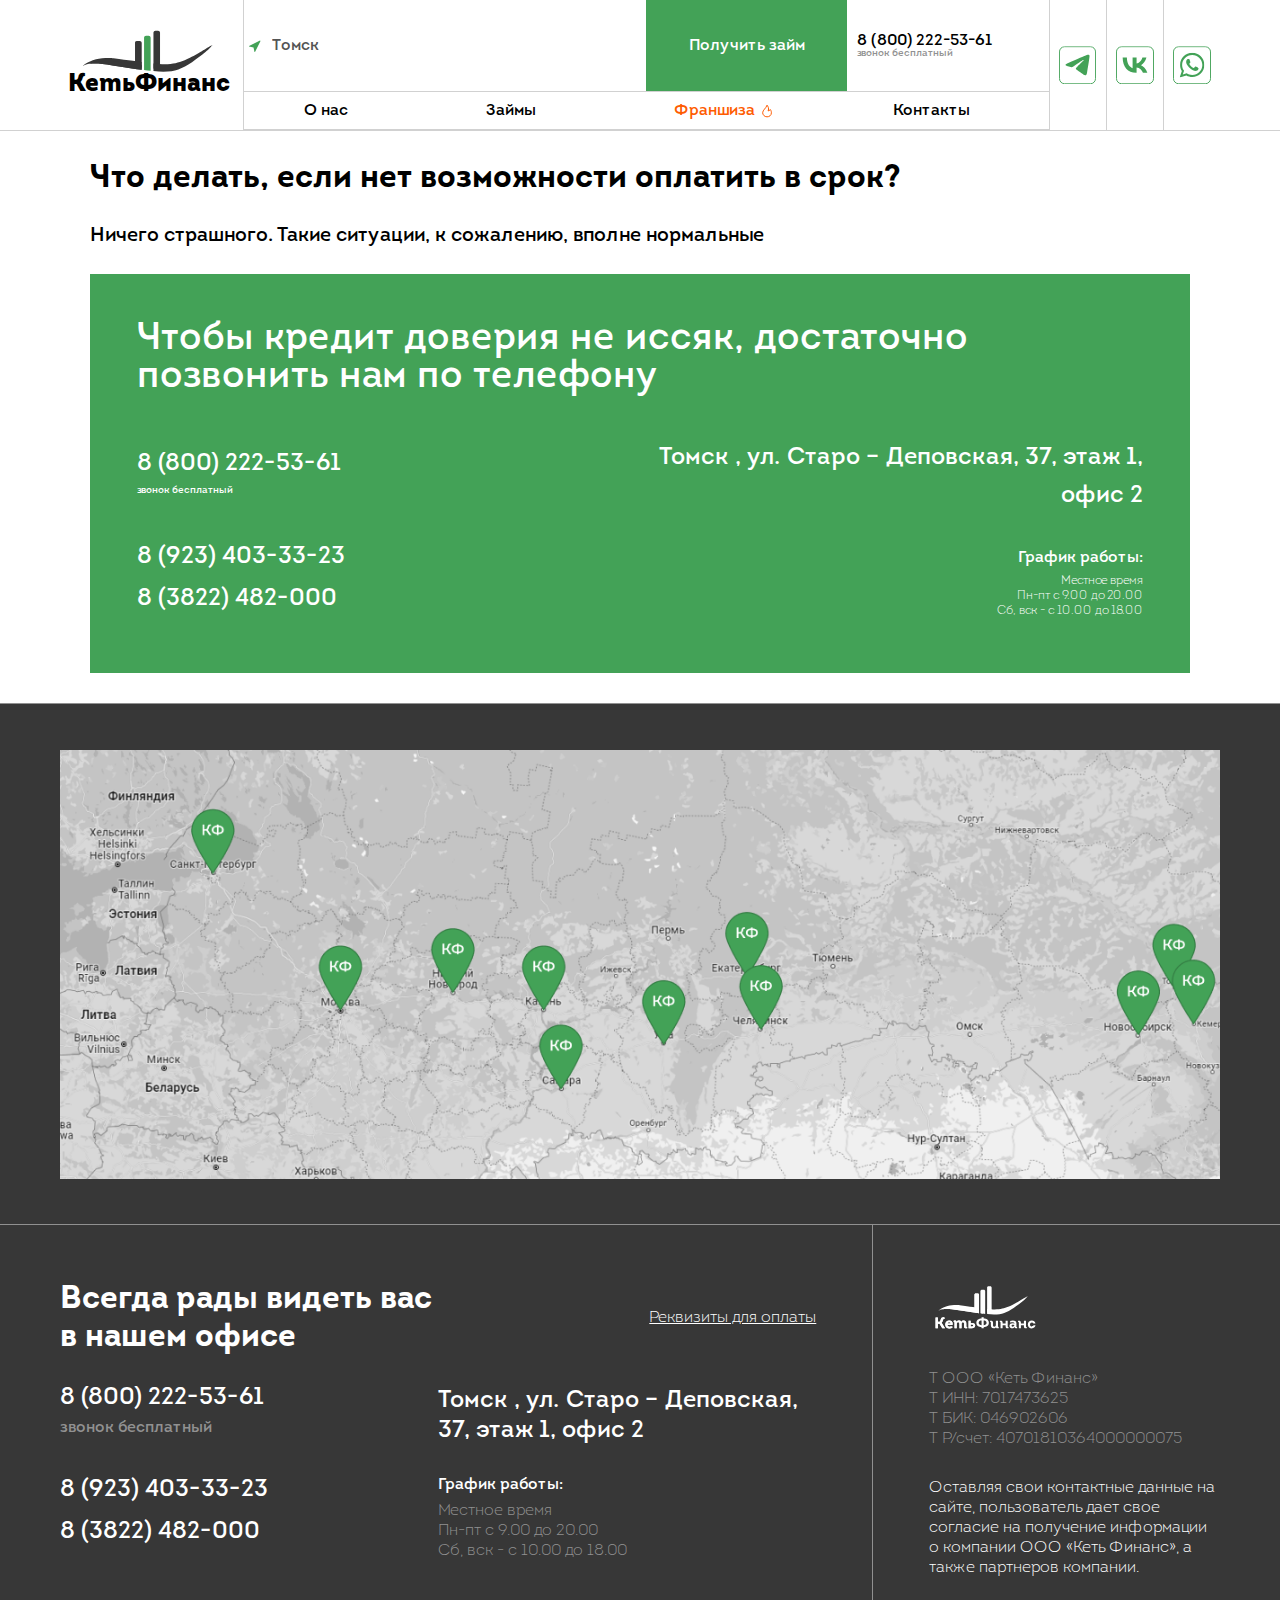
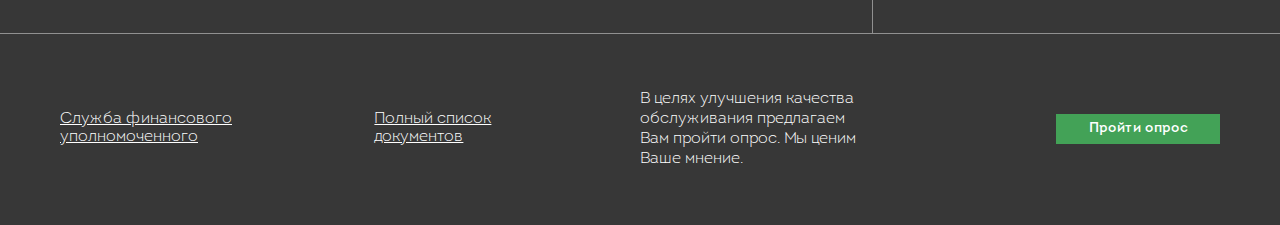
<file: nomoney.html>
<!DOCTYPE html>
<html lang="ru">

<head>

	<title>Погасить займ</title>
	<meta charset="UTF-8">
	<meta name="format-detection" content="telephone=no">
	<link rel="stylesheet" href="css/style.css?_v=20220920163414">
	<link rel="shortcut icon" href="img/favicon.ico">
	<meta name="viewport" content="width=device-width, initial-scale=1.0">

</head>

<body>
	<div class="wrapper">
		<header data-scroll="200" data-scroll-show="300" class="header">
			<div class="header__container">
				<div class="header__menu menu">
					<li class="menu__item_logo">
						<a class="logo gopage" href="index.html" class="">
							<div class="logo_img">
								<img src="img/logo.svg" alt="">
								<!-- <img src="img/tg.svg" alt=""> -->
							</div>
							<span>КеmьФинанс</span>
						</a>
					</li>
					<div class="menu__item_central">
						<div class="menu__item_central_top">
							<div class="menu__item_city_parent">
								<a href="#" class="menu__item_city">
									<input id="cityTopInput" disabled value="" type="text">
								</a>
								<div class="menu__item_city_sublist">
									<ul>
										<li class="city_subli">Томск</li>
										<li class="city_subli">Нижний Новгород</li>
										<li class="city_subli">Липецк</li>
										<li class="city_subli">Хабаровск</li>
										<li class="city_subli">Улан Удэ</li>
										<li class="city_subli">Казань</li>
										<li class="city_subli">Кемерово</li>
										<li class="city_subli">Магадан</li>
										<li class="city_subli">Санкт-Петербург</li>
										<li class="city_subli">Красноярск</li>
										<li class="city_subli">Уфа</li>
										<li class="city_subli">Рязань</li>
										<li class="city_subli">Новосибирск</li>
										<li class="city_subli">Югра</li>
										<li class="city_subli">Челябинск</li>
										<li class="city_subli">Саратов</li>
										<li class="city_subli">Якутск</li>
										<li class="city_subli">Ставрополь</li>
									</ul>
								</div>
							</div>
							<div data-da=".menu__list, 640, 99" class="menu__item_linkphone">
								<div class="get_link">
									<a data-popup="#popup-calculator" href="#">Получить займ</a>
								</div>
								<div class="phone_cont">
									<a class="phone" href="">
										<input id="phoneInput" disabled value="" type="text">
										<span>звонок бесплатный</span>
									</a>
								</div>
							</div>
						</div>
						<nav class="menu__body">
							<ul class="menu__list">
								<li class="menu__item">
									<a href="about.html" class="menu__link">О нас</a>
									<span class="menu__arrow"></span>
									<ul class="menu__sub-list">
										<li class="menu__sub-item"><a href="about.html#about" class="menu__sub-link">О компании</a></li>
										<li class="menu__sub-item"><a href="about.html#news1" class="menu__sub-link">Новости</a></li>
										<li class="menu__sub-item"><a href="about.html#docum" class="menu__sub-link">Документы</a></li>
										<li class="menu__sub-item"><a href="about.html#quest" class="menu__sub-link">Вопросы и
												ответы</a></li>
										<li class="menu__sub-item"><a href="about.html#certi" class="menu__sub-link">Лицензии и
												сертификаты</a></li>
									</ul>
								</li>
								<li class="menu__item">
									<a href="loan.html" class="menu__link">Займы</a>
									<span class="menu__arrow"></span>
									<ul class="menu__sub-list">
										<li class="menu__sub-item"><a href="loan.html#priva" class="menu__sub-link">Частным лицам</a>
										</li>
										<li class="menu__sub-item"><a href="loan.html#busin" class="menu__sub-link">Бизнесу</a></li>
									</ul>
								</li>
								<li class="menu__item hot">
									<a href="#" class="menu__link">Франшиза</a>
									<span class="menu__arrow"></span>
									<ul class="menu__sub-list"></ul>
								</li>
								<li class="menu__item">
									<a href="contacts.html" class="menu__link">Контакты</a>
									<span class="menu__arrow"></span>
									<ul class="menu__sub-list"></ul>
								</li>
							</ul>
						</nav>
					</div>
					<li class="menu__item_socials" data-da=".menu__list, 640">
						<a href="https://telegram.org/">
							<img src="img/tg.svg" alt="">
						</a>
						<a href="https://vk.com/">
							<img src="img/vk.svg" alt="">
						</a>
						<a href="https://www.whatsapp.com/">
							<img src="img/wha.svg" alt="">
						</a>

					</li>
					<button type="button" class="menu__icon icon-menu"><span></span></button>
				</div>
				<div data-goto=".wrapper" data-goto-top="0" class="goto_top"></div>
			</div>
		</header>
		<main class="main main_nomoney">
			<div class="main__container">
				<div class="nomoney_block">
					<div class="main_title">
						Что делать, если нет возможности оплатить в срок?
					</div>
					<div class="nomoney_block_text">
						Ничего страшного. Такие ситуации, к сожалению, вполне нормальные
					</div>
					<div class="nomoney_block_contacts">
						<p>Чтобы кредит доверия не иссяк, достаточно позвонить нам по телефону</p>
						<div class="changeable_block">
							<div class="phone_cont">
								<a class="phone" href="tel:">
									<input id="phoneInput" disabled value="" type="text">
									<span>звонок бесплатный</span>
								</a>
							</div>
							<div class="location_cont">
								<span class="location_span">
									<span id="citySpan"></span> , <span id="locationSpan"></span>
								</span>
							</div>
						</div>
						<div class="const_block">
							<div class="phones_block">
								<a href="tel:+79234033323" class="phone">8 (923) 403-33-23</a>
								<a href="tel:+73822482000" class="phone">8 (3822) 482-000</a>
							</div>
							<div class="timework_block">
								<div class="timework_block_title">График работы:</div>
								<div class="timework_block_text">
									Местное время <br>
									Пн-пт с 9.00 до 20.00 <br>
									Сб, вск - с 10.00 до 18.00
								</div>
							</div>
						</div>
					</div>
				</div>
			</div>
		</main>
		<footer class="footer">
			<div class="black_bg">
				<div class="footer__container">
					<div class="map_block">
						<div class="contforafter">
							<div class="map_block_img">
								<img src="img/map.png" alt="">
							</div>
						</div>
					</div>
					<div class="footer_top">
						<div class="first_block">
							<div class="first_block_top">
								<div class="main_title main_title_white ">
									Всегда рады видеть вас <br> в нашем офисе
								</div>
								<a class="linkunederline linkunederline_white" href="#">Реквизиты для оплаты</a>
							</div>
							<div class="first_block_middle">
								<div class="changeable_block">
									<div class="phone_cont phone_cont_white">
										<a class="phone" href="tel:">
											<input id="phoneInput" disabled value="" type="text">
											<span>звонок бесплатный</span>
										</a>
									</div>
									<div class="location_cont">
										<span class="location_span">
											<span id="citySpan"></span> , <span id="locationSpan"></span>
										</span>
									</div>
								</div>
								<div class="const_block">
									<div class="phones_block">
										<a href="tel:+79234033323" class="phone">8 (923) 403-33-23</a>
										<a href="tel:+73822482000" class="phone">8 (3822) 482-000</a>
									</div>
									<div class="timework_block">
										<div class="timework_block_title">График работы:</div>
										<div class="timework_block_text">
											Местное время <br>
											Пн-пт с 9.00 до 20.00 <br>
											Сб, вск - с 10.00 до 18.00
										</div>
									</div>
								</div>
							</div>
						</div>
						<div class="second_block">
							<div class="footer_logo">
								<img src="img/logowhite.svg" alt="">
							</div>
							<div class="footer_inn">
								<span id="paytitle"> </span>
								<span id="payinn"> </span>
								<span id="paybik"> </span>
								<span id="payrschet"> </span>

							</div>
							<div class="footer_privacy">
								Оставляя свои контактные данные
								на сайте, пользователь дает свое согласие на получение информации
								о компании ООО «Кеть Финанс», а также партнеров компании.
							</div>
						</div>
					</div>
					<div class="footer_bottom">
						<div class="footer_bottom_links">
							<a class="linkunederline linkunederline_white" href="#">Служба финансового уполномоченного</a>
							<a class="linkunederline linkunederline_white gopage" href="documents.html">Полный список документов</a>
						</div>
						<div class="footer_bottom_survey">
							<div class="servey_text">
								В целях улучшения качества обслуживания предлагаем Вам пройти опрос. Мы ценим Ваше мнение.
							</div>
							<div class="servey_btn">
								<a href="#">Пройти опрос</a>
							</div>
						</div>
					</div>
				</div>
			</div>

		</footer>
	</div>
	<div id="city" aria-hidden="true" class="popup">
		<div class="popup__wrapper">
			<div class="popup__content">
				<div class="popup__text">
					<div class="cities_popup popup_tb">
						<div class="popup_top">
							<div class="main_title">
								Выберите свой город
							</div>
							<div class="popup_text">
								Если вашего города нет в списке, выберете ближайший к вам город, где есть филиал компании Кеть
								Финанс
							</div>
						</div>
						<div class="popup_bottom">
							<ul class="cities_ul">

								<li data-default id="Томск" data-phonemin="+78002225361" data-phonemax="8 (800) 222-53-61" data-paytitle="Т ООО «Кеть Финанс»" data-payinn="Т ИНН: 7017473625" data-paybik="Т БИК: 046902606" data-payrschet="Т Р/счет: 40701810364000000075" data-location="ул. Старо – Деповская, 37, этаж 1, офис 2" class="city_li">Томск</li>
								<li id="Кемерово" data-phonemin="+78002225362" data-phonemax="8 (800) 222-53-62" data-paytitle="К ООО «Кеть Финанс»" data-payinn="К ИНН: 7017473625" data-paybik="К БИК: 046902606" data-payrschet="К Р/счет: 40701810364000000075" data-location="Ул. Терешковой 54" class="city_li">Кемерово</li>
								<li id="Новосибирск" data-phonemin="+78002225363" data-phonemax="8 (800) 222-53-63" data-paytitle="Н ООО «Кеть Финанс»" data-payinn="Н ИНН: 7017473625" data-paybik="Н БИК: 046902606" data-payrschet="Н Р/счет: 40701810364000000075" data-location="Ул. Карла Маркса д 30,оф 204" class="city_li">Новосибирск</li>
								<li id="Нижний Новгород" data-phonemin="+78002225364" data-phonemax="8 (800) 222-53-64" data-paytitle="Н ООО «Кеть Финанс»" data-payinn="Н ИНН: 7017473625" data-paybik="Н БИК: 046902606" data-payrschet="Н Р/счет: 40701810364000000075" data-location="ул. Белинского дом 60 «А», пом. П1" class="city_li">Нижний Новгород</li>
								<li id="Магадан" data-phonemin="+78002225365" data-phonemax="8 (800) 222-53-65" data-paytitle="М ООО «Кеть Финанс»" data-payinn="М ИНН: 7017473625" data-paybik="М БИК: 046902606" data-payrschet="М Р/счет: 40701810364000000075" data-location="Пр. Ленина д-3, офис 258" class="city_li">Магадан</li>
								<li id="Югра" data-phonemin="+78002225366" data-phonemax="8 (800) 222-53-66" data-paytitle="Ю ООО «Кеть Финанс»" data-payinn="Ю ИНН: 7017473625" data-paybik="Ю БИК: 046902606" data-payrschet="Ю Р/счет: 40701810364000000075" data-location="ул. Старо – Деповская, 37, этаж 1, офис 2" class="city_li">Югра</li>
								<li id="Липецк" data-phonemin="+78002225367" data-phonemax="8 (800) 222-53-67" data-paytitle="Л ООО «Кеть Финанс»" data-payinn="Л ИНН: 7017473625" data-paybik="Л БИК: 046902606" data-payrschet="Л Р/счет: 40701810364000000075" data-location="Ул. Фрунзе, д. 34, помещ. 38" class="city_li">Липецк</li>
								<li id="Санкт-Петербург" data-phonemin="+78002225368" data-phonemax="8 (800) 222-53-68" data-paytitle="П ООО «Кеть Финанс»" data-payinn="П ИНН: 7017473625" data-paybik="П БИК: 046902606" data-payrschet="П Р/счет: 40701810364000000075" data-location="ул. Салова, д. 70 литера А, помещ. 310" class="city_li">Санкт-Петербург</li>
								<li id="Челябинск" data-phonemin="+78002225369" data-phonemax="8 (800) 222-53-69" data-paytitle="Ч ООО «Кеть Финанс»" data-payinn="Ч ИНН: 7017473625" data-paybik="Ч БИК: 046902606" data-payrschet="Ч Р/счет: 40701810364000000075" data-location="Курчатовский район, Чайковского 20Б, 2 этаж, офис 19." class="city_li">Челябинск</li>
								<li id="Хабаровск" data-phonemin="+78002225360" data-phonemax="8 (800) 222-53-60" data-paytitle="Х ООО «Кеть Финанс»" data-payinn="Х ИНН: 7017473625" data-paybik="Х БИК: 046902606" data-payrschet="Х Р/счет: 40701810364000000075" data-location="Проспект 60-летия Октября 170а, офис 202 Помещ. 11" class="city_li">Хабаровск</li>
								<li id="Красноярск" data-phonemin="+78002225370" data-phonemax="8 (800) 222-53-70" data-paytitle="К ООО «Кеть Финанс»" data-payinn="К ИНН: 7017473625" data-paybik="К БИК: 046902606" data-payrschet="К Р/счет: 40701810364000000075" data-location="Ул. Караульная,88,офис3-36" class="city_li">Красноярск</li>
								<li id="Саратов" data-phonemin="+78002225371" data-phonemax="8 (800) 222-53-71" data-paytitle="С ООО «Кеть Финанс»" data-payinn="С ИНН: 7017473625" data-paybik="С БИК: 046902606" data-payrschet="С Р/счет: 40701810364000000075" data-location="Ул. Набережная космонавтов д 8" class="city_li">Саратов</li>
								<li id="Улан Удэ" data-phonemin="+78002225372" data-phonemax="8 (800) 222-53-72" data-paytitle="У ООО «Кеть Финанс»" data-payinn="У ИНН: 7017473625" data-paybik="У БИК: 046902606" data-payrschet="У Р/счет: 40701810364000000075" data-location="Ул. Борсоева 7а, офис 215" class="city_li">Улан Удэ</li>
								<li id="Уфа" data-phonemin="+78002225373" data-phonemax="8 (800) 222-53-73" data-paytitle="У ООО «Кеть Финанс»" data-payinn="У ИНН: 7017473625" data-paybik="У БИК: 046902606" data-payrschet="У Р/счет: 40701810364000000075" data-location="ул. Академика Сулейманова, 12 офис 251" class="city_li">Уфа</li>
								<li id="Якутск" data-phonemin="+78002225374" data-phonemax="8 (800) 222-53-74" data-paytitle="Я ООО «Кеть Финанс»" data-payinn="Я ИНН: 7017473625" data-paybik="Я БИК: 046902606" data-payrschet="Я Р/счет: 40701810364000000075" data-location="1. Ул. Курашова, 30/5г, ст 2 офис 9 <br> 2. ТЦ Кристалл п. Нижний Бестях,	ул. Ленина 11" class="city_li">Якутск</li>
								<li id="Казань" data-phonemin="+78002225375" data-phonemax="8 (800) 222-53-75" data-paytitle="К ООО «Кеть Финанс»" data-payinn="К ИНН: 7017473625" data-paybik="К БИК: 046902606" data-payrschet="К Р/счет: 40701810364000000075" data-location="ул Бондаренко, д 7, пом 1006" class="city_li">Казань</li>
								<li id="Рязань" data-phonemin="+78002225376" data-phonemax="8 (800) 222-53-76" data-paytitle="Р ООО «Кеть Финанс»" data-payinn="Р ИНН: 7017473625" data-paybik="Р БИК: 046902606" data-payrschet="Р Р/счет: 40701810364000000075" data-location="Ул. Маяковского 1А, 325оф" class="city_li">Рязань</li>
								<li id="Ставрополь" data-phonemin="+78002225377" data-phonemax="8 (800) 222-53-77" data-paytitle="С ООО «Кеть Финанс»" data-payinn="С ИНН: 7017473625" data-paybik="С БИК: 046902606" data-payrschet="С Р/счет: 40701810364000000075" data-location="Ул. Пирогова 42/1, офис 44" class="city_li">Ставрополь</li>
							</ul>
						</div>
					</div>
				</div>
				<button data-close type="button" class="popup__close">

				</button>
			</div>
		</div>
	</div>
	<div id="reviewpopup" aria-hidden="true" class="popup">
		<div class="popup__wrapper">
			<div class="popup__content">
				<div class="popup__text">
					<div class="review_popup popup_tb">
						<div class="popup_top">
							<div class="main_title">
								Заполните форму
							</div>
							<!-- <div class="popup_text">
						
						</div> -->
						</div>
						<div class="popup_bottom">
							<div class="review_form">
								<form action="#" method="post" enctype="multipart/form-data">
									<div class="boxforinp">
										<input class="" data-required placeholder="Имя" autocomplete="off" type="text" data-error="Ошибка">
									</div>
									<div class="boxforinp">
										<textarea name="" placeholder="Ваш отзыв или ссылка на видео" data-required id="" cols="" rows="2" data-error="Ошибка"></textarea>
									</div>
									<div class="checkbox_block">
										<input type="checkbox" class="real" data-required="" data-error="Необходимо подтверждение">
										<p>Да, я реальный человек</p>
									</div>
									<input class="btn" type="submit" value="Отправить">
								</form>
							</div>
						</div>
					</div>
				</div>
				<button data-close type="button" class="popup__close">

				</button>
			</div>
		</div>
	</div>
	<div id="popup-calculator" aria-hidden="true" class="popup">
		<div class="popup__wrapper">
			<div class="popup__content">
				<button data-close type="button" class="popup__close"></button>
				<div class="popup__text form-text">
					<div class="form-text__title">
						Оставьте свой номер <br>
						телефона
					</div>
					<div class="form-text__subtitle">
						Мы свяжемся с вами в ближайшее время
					</div>
					<form action="#" method="POST" data-dev data-validate method="POST" class="feedback__form calculator-form">
						<div class="calculator-form__inputs">
							<div class="calculator-form__inputs-flex"><input type="text" class="form__inputs" name="formPtsEstate" id="formPtsEstate"><label for="formPtsEstate"> - категория</label></div>
							<div class="calculator-form__inputs-flex"><input type="text" class="form__inputs" name="formTotal" id="formTotal"><label for="formTotal"> - итоговая сумма</label></div>
							<div class="calculator-form__inputs-flex"><input type="text" class="form__inputs" name="formTerm" id="formTerm"><label for="formTerm"> - срок</label></div>
							<div class="calculator-form__inputs-flex"><input type="text" class="form__inputs" name="formDeposit" id="formDeposit"><label for="formDeposit"> - залог</label></div>
							<div class="calculator-form__inputs-flex"><input type="text" class="form__inputs" name="formPay" id="formPay"><label for="formDeposit"> - ежемесячный платеж</label></div>
						</div>
						<div class="calculator-form">
							<div class="calculator-form__telephone-line telephone-line">
								<span class="calculator-form__title title-form">Ваш телефон</span>
								<input class="calculator-form__telephone telephone-form" data-required="" data-error="Введите Телефон" autocomplete="off" type="tel" placeholder="+7 (987) 654 - 32 - 10 " name="tel">
							</div>
							<div class="calculator-form__real-checkbox">
								<!-- <div class="calculator-form__real-check">
								<input type="checkbox" class="real" data-required="" data-error="Необходимо подтверждение"
									id="real2">
								<label for="real2">Да, я реальный человек</label>
							</div> -->
								<div class="checkbox_block">
									<input type="checkbox" class="real" data-required="" data-error="Необходимо подтверждение">
									<p>Да, я реальный человек</p>
									<p>Нажимая на кнопку, вы соглашаетесь с<br>
										<a data-popup="#privacypolice" href="#"> условиями политики конфиденциальности</a>
									</p>
								</div>

							</div>
							<div class="calculator-form__confirm confirm">
								<input type="submit" class="calculator-form__button form-button">
							</div>
						</div>
					</form>
				</div>
			</div>
		</div>
	</div>
	<div id="privacypolice" aria-hidden="true" class="popup">
		<div class="popup__wrapper">
			<div class="popup__content">
				<div class="popup__text">
					<div class="privacypolicy_popup popup_tb">
						<div class="popup_top">
							<div class="main_title">
								Условия политики конфиденциальности
							</div>
						</div>
						<div class="popup_bottom">
							Lorem ipsum dolor sit amet consectetur adipisicing elit. Dignissimos voluptatum necessitatibus alias
							praesentium libero perspiciatis reiciendis dicta illo aliquam fuga incidunt blanditiis, tempore qui
							error inventore! Voluptatum temporibus nobis soluta rerum molestiae repellendus a laboriosam quas
							quia. Facere quam, excepturi tenetur aperiam velit optio soluta enim et deserunt dolore pariatur
							deleniti at magni laboriosam! Blanditiis ut illum alias iusto itaque beatae excepturi eos repellendus
							obcaecati veritatis, dicta adipisci eum aliquid atque quidem consectetur sunt. Odit nesciunt in
							dignissimos, omnis labore exercitationem. Culpa et minus laboriosam esse veritatis cum voluptatibus,
							unde, earum voluptate porro, repellendus expedita totam aspernatur aut labore? Quibusdam aliquam
							velit, est fugiat libero facilis ducimus facere alias exercitationem doloremque quidem placeat porro
							enim maiores ipsam molestias dolores voluptatum! Fuga repellendus ut, porro fugit nesciunt aliquam
							ratione eum cumque architecto, excepturi doloribus necessitatibus beatae? Vitae, iusto ducimus! Ex eos
							minus porro, deserunt reiciendis consectetur architecto officia autem quam nihil et inventore. Aperiam
							officia tempore quaerat amet ab dolorum exercitationem sequi non soluta, nisi pariatur provident vel
							laudantium unde doloribus reiciendis porro quasi eveniet numquam nostrum aliquid quos. Esse culpa odio
							eos delectus cumque quam, reprehenderit rerum aperiam libero, non illum accusamus. Non corrupti,
							corporis vero nam quibusdam nostrum eaque facere ipsa deleniti, qui molestiae porro obcaecati aliquid
							temporibus dolor. Illo molestiae, id obcaecati reprehenderit nisi odio nesciunt laudantium excepturi
							ad reiciendis, labore vel adipisci voluptate voluptatum sunt officiis recusandae quidem aliquam
							suscipit, debitis ipsum et blanditiis. Magni ad labore cum, porro iusto quidem rerum dolores aut?
							Minima qui necessitatibus officia impedit, sapiente odit, voluptatum rem sed libero provident
							exercitationem distinctio deserunt quod hic ea tenetur voluptate eligendi magnam aperiam quis dolor.
							Iusto tenetur accusantium beatae labore nostrum sapiente quidem quaerat eaque dicta dolore! Saepe cum
							aspernatur, minima quos corrupti ipsa voluptatum consequuntur, reiciendis, porro culpa maxime.
							Perspiciatis, ad voluptatem.
						</div>
					</div>
				</div>
				<button data-close type="button" class="popup__close">

				</button>
			</div>
		</div>
	</div>
	<div id="loanterms_fl" aria-hidden="true" class="popup">
		<div class="popup__wrapper">
			<div class="popup__content">
				<div class="popup__text">
					<div class="privacypolicy_popup popup_tb">
						<div class="popup_top">
							<div class="main_title">
								Полные условия займа для ФЛ
							</div>
						</div>
						<div class="popup_bottom">
							<li>Lorem ipsum dolor sit amet consectetur adipisicing elit. Quasi, quia.</li>
							<li>Lorem ipsum dolor sit amet consectetur adipisicing elit. Quasi, quia.</li>
							<li>Lorem ipsum dolor sit amet consectetur adipisicing elit. Quasi, quia.</li>
							<li>Lorem ipsum dolor sit amet consectetur adipisicing elit. Quasi, quia.</li>
							<li>Lorem ipsum dolor sit amet consectetur adipisicing elit. Quasi, quia.</li>
							<li>Lorem ipsum dolor sit amet consectetur adipisicing elit. Quasi, quia.</li>
							<li>Lorem ipsum dolor sit amet consectetur adipisicing elit. Quasi, quia.</li>
							<li>Lorem ipsum dolor sit amet consectetur adipisicing elit. Quasi, quia.</li>
							<li>Lorem ipsum dolor sit amet consectetur adipisicing elit. Quasi, quia.</li>
							<li>Lorem ipsum dolor sit amet consectetur adipisicing elit. Quasi, quia.</li>
							<li>Lorem ipsum dolor sit amet consectetur adipisicing elit. Quasi, quia.</li>
							<li>Lorem ipsum dolor sit amet consectetur adipisicing elit. Quasi, quia.</li>
						</div>
					</div>
				</div>
				<button data-close type="button" class="popup__close">

				</button>
			</div>
		</div>
	</div>
	<div id="popup-table" aria-hidden="true" class="popup">
		<div class="popup__wrapper">
			<div class="popup__content">
				<button data-close type="button" class="popup__close"></button>
				<div class="popup__header popupTable-header">
					<div class="popupTable-header__flex">
						<input class="popupTable-header__Total" type="text" name="totalSumm" id="totalSummTable" readonly><label for="totalSumm">Сумма займа:</label>
					</div>
					<div class="popupTable-header__flex">
						<input class="popupTable-header__Total" type="text" name="totalMonths" id="totalMonthsTable" readonly><label for="totalMonths">Период выплат займа:</label>
					</div>
					<div class="popupTable-header__flex">
						<input class="popupTable-header__Total" type="text" name="popupProcent" id="popupProcentTable" readonly><label for="popupProcent">Процент: </label>
					</div>
				</div>
				<div class="popup__chart popup-chart">
					<table class="popup-chart__table">
						<thead>
							<th>Месяц</th>
							<th>Платеж по процентам</th>
							<th>Платеж по основному долгу</th>
							<th>Остаток долга на конец периода</th>
						</thead>

						<tbody class="popup-chart__tbody">
						</tbody>
					</table>
				</div>
			</div>
		</div>
	</div>

	<script src="js/app.js?_v=20220920163414"></script>
</body>

</html>
</file>
<file: css/style.css>
@charset "UTF-8";
@font-face {
  font-family: Intro;
  font-display: swap;
  src: url("../fonts/Intro-Black-Alt.woff2") format("woff2"), url("../fonts/Intro-Black-Alt.woff") format("woff");
  font-weight: 900;
  font-style: normal;
}
@font-face {
  font-family: Intro;
  font-display: swap;
  src: url("../fonts/Intro-Black-Caps.woff2") format("woff2"), url("../fonts/Intro-Black-Caps.woff") format("woff");
  font-weight: 900;
  font-style: normal;
}
@font-face {
  font-family: Intro;
  font-display: swap;
  src: url("../fonts/Intro-Black-Italic.woff2") format("woff2"), url("../fonts/Intro-Black-Italic.woff") format("woff");
  font-weight: 900;
  font-style: normal;
}
@font-face {
  font-family: Intro;
  font-display: swap;
  src: url("../fonts/Intro-Black.woff2") format("woff2"), url("../fonts/Intro-Black.woff") format("woff");
  font-weight: 900;
  font-style: normal;
}
@font-face {
  font-family: Intro;
  font-display: swap;
  src: url("../fonts/Intro-Bold-Alt.woff2") format("woff2"), url("../fonts/Intro-Bold-Alt.woff") format("woff");
  font-weight: 700;
  font-style: normal;
}
@font-face {
  font-family: Intro;
  font-display: swap;
  src: url("../fonts/Intro-Bold-Caps.woff2") format("woff2"), url("../fonts/Intro-Bold-Caps.woff") format("woff");
  font-weight: 700;
  font-style: normal;
}
@font-face {
  font-family: Intro;
  font-display: swap;
  src: url("../fonts/Intro-Bold-Italic.woff2") format("woff2"), url("../fonts/Intro-Bold-Italic.woff") format("woff");
  font-weight: 700;
  font-style: normal;
}
@font-face {
  font-family: Intro;
  font-display: swap;
  src: url("../fonts/Intro-Bold.woff2") format("woff2"), url("../fonts/Intro-Bold.woff") format("woff");
  font-weight: 700;
  font-style: normal;
}
@font-face {
  font-family: Intro;
  font-display: swap;
  src: url("../fonts/Intro-Book-Alt.woff2") format("woff2"), url("../fonts/Intro-Book-Alt.woff") format("woff");
  font-weight: 400;
  font-style: normal;
}
@font-face {
  font-family: Intro;
  font-display: swap;
  src: url("../fonts/Intro-Book-Caps.woff2") format("woff2"), url("../fonts/Intro-Book-Caps.woff") format("woff");
  font-weight: 400;
  font-style: normal;
}
@font-face {
  font-family: Intro;
  font-display: swap;
  src: url("../fonts/Intro-Book-Italic.woff2") format("woff2"), url("../fonts/Intro-Book-Italic.woff") format("woff");
  font-weight: 400;
  font-style: normal;
}
@font-face {
  font-family: Intro;
  font-display: swap;
  src: url("../fonts/Intro-Book.woff2") format("woff2"), url("../fonts/Intro-Book.woff") format("woff");
  font-weight: 400;
  font-style: normal;
}
@font-face {
  font-family: Intro;
  font-display: swap;
  src: url("../fonts/Intro-Light-Alt.woff2") format("woff2"), url("../fonts/Intro-Light-Alt.woff") format("woff");
  font-weight: 300;
  font-style: normal;
}
@font-face {
  font-family: Intro;
  font-display: swap;
  src: url("../fonts/Intro-Light-Caps.woff2") format("woff2"), url("../fonts/Intro-Light-Caps.woff") format("woff");
  font-weight: 300;
  font-style: normal;
}
@font-face {
  font-family: Intro;
  font-display: swap;
  src: url("../fonts/Intro-Light-Italic.woff2") format("woff2"), url("../fonts/Intro-Light-Italic.woff") format("woff");
  font-weight: 300;
  font-style: normal;
}
@font-face {
  font-family: Intro;
  font-display: swap;
  src: url("../fonts/Intro-Light.woff2") format("woff2"), url("../fonts/Intro-Light.woff") format("woff");
  font-weight: 300;
  font-style: normal;
}
@font-face {
  font-family: Intro;
  font-display: swap;
  src: url("../fonts/Intro-Regular-Alt.woff2") format("woff2"), url("../fonts/Intro-Regular-Alt.woff") format("woff");
  font-weight: 400;
  font-style: normal;
}
@font-face {
  font-family: Intro;
  font-display: swap;
  src: url("../fonts/Intro-Regular-Caps.woff2") format("woff2"), url("../fonts/Intro-Regular-Caps.woff") format("woff");
  font-weight: 400;
  font-style: normal;
}
@font-face {
  font-family: Intro;
  font-display: swap;
  src: url("../fonts/Intro-Regular-Italic.woff2") format("woff2"), url("../fonts/Intro-Regular-Italic.woff") format("woff");
  font-weight: 400;
  font-style: normal;
}
@font-face {
  font-family: Intro;
  font-display: swap;
  src: url("../fonts/Intro-Regular.woff2") format("woff2"), url("../fonts/Intro-Regular.woff") format("woff");
  font-weight: 400;
  font-style: normal;
}
@font-face {
  font-family: Intro;
  font-display: swap;
  src: url("../fonts/Intro-Thin-Alt.woff2") format("woff2"), url("../fonts/Intro-Thin-Alt.woff") format("woff");
  font-weight: 100;
  font-style: normal;
}
@font-face {
  font-family: Intro;
  font-display: swap;
  src: url("../fonts/Intro-Thin-Caps.woff2") format("woff2"), url("../fonts/Intro-Thin-Caps.woff") format("woff");
  font-weight: 100;
  font-style: normal;
}
@font-face {
  font-family: Intro;
  font-display: swap;
  src: url("../fonts/Intro-Thin-Italic.woff2") format("woff2"), url("../fonts/Intro-Thin-Italic.woff") format("woff");
  font-weight: 100;
  font-style: normal;
}
@font-face {
  font-family: Intro;
  font-display: swap;
  src: url("../fonts/Intro-Thin.woff2") format("woff2"), url("../fonts/Intro-Thin.woff") format("woff");
  font-weight: 100;
  font-style: normal;
}
* {
  padding: 0px;
  margin: 0px;
  border: 0px;
}

*,
*:before,
*:after {
  box-sizing: border-box;
}

:focus,
:active {
  outline: none;
}

a:focus,
a:active {
  outline: none;
}

html,
body {
  height: 100%;
  min-width: 320px;
  scroll-behavior: smooth;
}

body {
  color: black;
  line-height: 1;
  font-family: "Intro";
  font-size: 0.875rem;
  -ms-text-size-adjust: 100%;
  -moz-text-size-adjust: 100%;
  -webkit-text-size-adjust: 100%;
  -webkit-font-smoothing: antialiased;
  -moz-osx-font-smoothing: grayscale;
}

input,
button,
textarea {
  font-family: "Intro";
  font-size: inherit;
}

button {
  cursor: pointer;
  color: inherit;
  background-color: inherit;
}

a {
  color: inherit;
}

a:link,
a:visited {
  text-decoration: none;
}

a:hover {
  text-decoration: none;
}

ul li {
  list-style: none;
}

li {
  list-style: none;
}

img {
  vertical-align: top;
}

h1,
h2,
h3,
h4,
h5,
h6 {
  font-weight: inherit;
  font-size: inherit;
}

.lock body {
  overflow: hidden;
  touch-action: none;
}

.wrapper {
  min-height: 100%;
  display: flex;
  flex-direction: column;
  overflow: hidden;
}
.wrapper > main {
  padding-top: 130px;
  flex: 1 1 auto;
}
@media (max-width: 640px) {
  .wrapper > main {
    padding-top: 71px;
  }
}
.wrapper > * {
  min-width: 0;
}

/*
(i) Стили будут применяться ко 
всем классам содержащим *__container
Например header__container, main__container и т.д.
Снипет (HTML): cnt
*/
[class*=__container] {
  max-width: 1160px;
  box-sizing: content-box;
  margin: 0 auto;
  padding: 0 0.9375rem;
}

.form {
  padding-top: 20px;
  min-height: 500px;
  display: flex;
  flex-direction: column;
  gap: 20px;
  justify-content: space-around;
  align-items: flex-start;
  flex-wrap: wrap;
}
.form__line {
  display: flex;
  justify-content: center;
  flex-wrap: wrap;
  padding: 5px;
  width: 100%;
}
.form__line button {
  border-radius: 10px;
}
.form input {
  padding: 0px 10px;
  width: 100%;
}
.form__button {
  background-color: rgba(255, 0, 0, 0.5);
}
.form__error {
  max-width: auto;
  text-align: center;
  font-size: 24px;
  display: flex;
  align-items: center;
}

input[type=text],
input[type=email],
input[type=tel],
input[type=button],
input[type=submit],
textarea {
  -webkit-appearance: none;
  -moz-appearance: none;
  appearance: none;
  border-radius: 0 !important;
}

/* Chrome, Safari, Edge, Opera */
input::-webkit-outer-spin-button,
input::-webkit-inner-spin-button {
  -webkit-appearance: none;
  margin: 0;
}

/* Firefox */
input[type=number] {
  -moz-appearance: textfield;
}

:focus,
:active {
  outline: none;
}

.noUi-target,
.noUi-target * {
  -webkit-touch-callout: none;
  -webkit-tap-highlight-color: rgba(0, 0, 0, 0);
  -webkit-user-select: none;
  -ms-touch-action: none;
  touch-action: none;
  -ms-user-select: none;
  -moz-user-select: none;
  user-select: none;
  -moz-box-sizing: border-box;
  box-sizing: border-box;
}

.noUi-target {
  position: relative;
}

.noUi-base,
.noUi-connects {
  width: 100%;
  height: 100%;
  position: relative;
  margin-top: 20px;
  z-index: 1;
}

/* Wrapper for all connect elements.
 */
.noUi-connects {
  overflow: hidden;
  z-index: 0;
}

.noUi-connect,
.noUi-origin {
  will-change: transform;
  position: absolute;
  z-index: 1;
  top: 0;
  right: 0;
  height: 100%;
  width: 100%;
  -ms-transform-origin: 0 0;
  -webkit-transform-origin: 0 0;
  -webkit-transform-style: preserve-3d;
  transform-origin: 0 0;
  transform-style: flat;
}

/* Offset direction
 */
.noUi-txt-dir-rtl.noUi-horizontal .noUi-origin {
  left: 0;
  right: auto;
}

/* Give origins 0 height/width so they don't interfere with clicking the
 * connect elements.
 */
.noUi-vertical .noUi-origin {
  top: -100%;
  width: 0;
}

.noUi-horizontal .noUi-origin {
  height: 0;
}

.noUi-handle {
  backface-visibility: hidden;
  position: absolute;
}

.noUi-touch-area {
  height: 100%;
  width: 100%;
}

.noUi-state-tap .noUi-connect,
.noUi-state-tap .noUi-origin {
  transition: transform 0.3s;
}

.noUi-state-drag * {
  cursor: inherit !important;
}

/* Slider size and handle placement;
 */
.noUi-horizontal {
  height: 18px;
}

.noUi-horizontal .noUi-handle {
  width: 34px;
  height: 28px;
  right: -10px;
  top: -6px;
}

.noUi-vertical {
  width: 18px;
}

.noUi-vertical .noUi-handle {
  width: 28px;
  height: 34px;
  right: -6px;
  bottom: -17px;
}

.noUi-txt-dir-rtl.noUi-horizontal .noUi-handle {
  left: -17px;
  right: auto;
}

/* Styling;
 * Giving the connect element a border radius causes issues with using transform: scale
 */
.noUi-target {
  background: #fafafa;
  border-radius: 4px;
  border: 1px solid #d3d3d3;
  box-shadow: inset 0 1px 1px #f0f0f0, 0 3px 6px -5px #bbb;
}

.noUi-connects {
  border-radius: 3px;
}

.noUi-connect {
  background: #b8b03f;
}

/* Handles and cursors;
 */
.noUi-draggable {
  cursor: ew-resize;
}

.noUi-vertical .noUi-draggable {
  cursor: ns-resize;
}

.noUi-handle {
  border: 1px solid #d9d9d9;
  border-radius: 3px;
  background: #fff;
  cursor: default;
  box-shadow: inset 0 0 1px #fff, inset 0 1px 7px #ebebeb, 0 3px 6px -3px #bbb;
}

.noUi-active {
  box-shadow: inset 0 0 1px #fff, inset 0 1px 7px #ddd, 0 3px 6px -3px #bbb;
}

/* Handle stripes;
 */
.noUi-handle:before,
.noUi-handle:after {
  content: "";
  display: block;
  position: absolute;
  height: 14px;
  width: 1px;
  background: #e8e7e6;
  left: 14px;
  top: 6px;
}

.noUi-handle:after {
  left: 17px;
}

.noUi-vertical .noUi-handle:before,
.noUi-vertical .noUi-handle:after {
  width: 14px;
  height: 1px;
  left: 6px;
  top: 14px;
}

.noUi-vertical .noUi-handle:after {
  top: 17px;
}

/* Disabled state;
 */
[disabled] .noUi-connect {
  background: #b8b8b8;
}

[disabled].noUi-target,
[disabled].noUi-handle,
[disabled] .noUi-handle {
  cursor: not-allowed;
}

/* Base;
 *
 */
.noUi-pips,
.noUi-pips * {
  box-sizing: border-box;
}

.noUi-pips {
  position: absolute;
  color: #999;
}

/* Values;
 *
 */
.noUi-value {
  position: absolute;
  white-space: nowrap;
  text-align: center;
}

.noUi-value-sub {
  color: #ccc;
  font-size: 10px;
}

/* Markings;
 *
 */
.noUi-marker {
  position: absolute;
  background: #ccc;
}

.noUi-marker-sub {
  background: #aaa;
}

.noUi-marker-large {
  background: #aaa;
}

/* Horizontal layout;
 *
 */
.noUi-pips-horizontal {
  padding: 10px 0;
  height: 80px;
  top: 100%;
  left: 0;
  width: 100%;
}

.noUi-value-horizontal {
  transform: translate(-50%, 50%);
}

.noUi-rtl .noUi-value-horizontal {
  transform: translate(50%, 50%);
}

.noUi-marker-horizontal.noUi-marker {
  margin-left: -1px;
  width: 2px;
  height: 5px;
}

.noUi-marker-horizontal.noUi-marker-sub {
  height: 10px;
}

.noUi-marker-horizontal.noUi-marker-large {
  height: 15px;
}

/* Vertical layout;
 *
 */
.noUi-pips-vertical {
  padding: 0 10px;
  height: 100%;
  top: 0;
  left: 100%;
}

.noUi-value-vertical {
  transform: translate(0, -50%);
  padding-left: 25px;
}

.noUi-rtl .noUi-value-vertical {
  transform: translate(0, 50%);
}

.noUi-marker-vertical.noUi-marker {
  width: 5px;
  height: 2px;
  margin-top: -1px;
}

.noUi-marker-vertical.noUi-marker-sub {
  width: 10px;
}

.noUi-marker-vertical.noUi-marker-large {
  width: 15px;
}

.noUi-tooltip {
  display: block;
  position: absolute;
  border: 1px solid #d9d9d9;
  border-radius: 3px;
  background: #fff;
  color: #000;
  padding: 5px;
  text-align: center;
  white-space: nowrap;
}

.noUi-horizontal .noUi-tooltip {
  transform: translate(-50%, 0);
  left: 50%;
  bottom: 120%;
}

.noUi-vertical .noUi-tooltip {
  transform: translate(0, -50%);
  top: 50%;
  right: 120%;
}

.noUi-horizontal .noUi-origin > .noUi-tooltip {
  transform: translate(50%, 0);
  left: auto;
  bottom: 10px;
}

.noUi-vertical .noUi-origin > .noUi-tooltip {
  transform: translate(0, -18px);
  top: auto;
  right: 28px;
}

.filters {
  width: 100%;
}

.filters-price__input {
  font-family: "Intro";
  font-style: normal;
  font-weight: 700;
  font-size: 20px;
  line-height: 24px;
  color: white;
  background-color: transparent;
  flex: 0 1 100%;
}
@media (max-width: 640px) {
  .filters-price__input {
    flex: 0 1 50%;
    font-size: 25px;
    text-align: center;
  }
}
@media (max-width: 479.98px) {
  .filters-price__input {
    font-size: 20px;
  }
}
.filters-price__input._form-focus {
  border: none;
}

.filters-price__label {
  color: white;
  font-family: "Intro";
  font-style: normal;
  font-weight: 700;
  font-size: 20px;
  line-height: 24px;
  flex: 0 1 100%;
  position: relative;
  padding: 0px 7px;
  justify-content: center;
}
.filters-price__label::after {
  content: "";
  width: 100%;
  height: 1px;
  background: white;
  position: absolute;
  bottom: 0;
  opacity: 0.3;
  left: 0;
}

.filters-price__title {
  font-weight: 400;
  font-size: 20px;
  line-height: 24px;
  color: white;
}

.filters-price__text {
  font-family: "Intro";
  font-style: normal;
  font-weight: 700;
  font-size: 20px;
  line-height: 24px;
}
@media (max-width: 640px) {
  .filters-price__text {
    font-size: 25px;
    text-align: center;
    margin-left: 0;
    flex: 0 1 50%;
  }
}
@media (max-width: 479.98px) {
  .filters-price__text {
    font-size: 20px;
  }
}

.noUi-target {
  border: none;
  background-color: #347e44;
  box-shadow: none;
}

.noUi-horizontal {
  height: 4px;
}

.noUi-handle::after,
.noUi-handle::before {
  display: none;
}

.noUi-handle {
  cursor: pointer;
  box-shadow: none;
  border-radius: 100%;
  background-color: white;
  border: 2px solid #347e44;
}

.filters-price__second-slider,
.filters-price__first-slider {
  text-align: center;
}

.noUi-connect {
  background: white;
}

.noUi-horizontal .noUi-handle {
  top: -8px;
  width: 20px;
  height: 20px;
  padding-right: 10px;
}

.filters-price__cost {
  display: flex;
}
.filters-price__cost > :not(:last-child) {
  margin-right: 21px;
}

.filters-price__bottom {
  color: white;
  display: flex;
  justify-content: space-between;
  font-family: "Intro";
  font-style: normal;
  font-weight: 400;
  font-size: 16px;
  line-height: 18px;
  margin-top: 20px;
  margin-bottom: 30px;
}

body::after {
  content: "";
  background-color: rgba(0, 0, 0, 0.5);
  position: fixed;
  width: 100%;
  height: 100%;
  top: 0;
  left: 0;
  opacity: 0;
  transition: opacity 0.8s ease 0s;
  pointer-events: none;
  z-index: 149;
}

.popup-show body::after {
  opacity: 1;
}

.popup {
  position: fixed;
  top: 0;
  left: 0;
  bottom: 0;
  right: 0;
  padding: 30px 10px;
  transition: visibility 0.8s ease 0s;
  visibility: hidden;
  pointer-events: none;
}
.popup .popup__wrapper .popup__content {
  display: flex;
  flex-direction: column;
  position: relative;
}
.popup .popup__wrapper .popup__content .popup__text {
  position: relative;
}
.popup .popup__wrapper .popup__content .popup__close {
  position: absolute;
  background-color: transparent;
  right: 40px;
  width: 35px;
  height: 35px;
  z-index: 1;
}
@media (max-width: 479.98px) {
  .popup .popup__wrapper .popup__content .popup__close {
    top: 0px;
    right: 0;
  }
}
.popup .popup__wrapper .popup__content .popup__close::before, .popup .popup__wrapper .popup__content .popup__close::after {
  content: "";
  right: 0;
  position: absolute;
  width: 100%;
  height: 2px;
  background-color: #bbbbbb;
  position: absolute;
  border-radius: 10px;
}
.popup .popup__wrapper .popup__content .popup__close::before {
  transform: rotate(-45deg);
}
.popup .popup__wrapper .popup__content .popup__close::after {
  transform: rotate(45deg);
}

.popup_show {
  z-index: 150;
  visibility: visible;
  overflow: auto;
  pointer-events: auto;
}

.popup_show .popup__content {
  visibility: visible;
  transform: scale(1);
}

.popup__wrapper {
  display: flex;
  flex-direction: column;
  align-items: center;
  min-height: 100%;
  flex: 1 1 auto;
  width: 100%;
  display: flex;
  justify-content: center;
  align-items: center;
}

.popup__content {
  visibility: hidden;
  transform: scale(0);
  transition: transform 0.3s ease 0s;
  background-color: #eee;
  padding: 40px;
  width: 100%;
  max-width: 660px;
  max-height: 450px;
}
.lock .popup__content {
  visibility: visible;
}
@media (max-width: 479.98px) {
  .popup__content {
    padding: 20px;
  }
}

.popup_tb {
  display: flex;
  flex-direction: column;
}
.popup_tb .popup_top {
  flex: 1 1 50%;
}
.popup_tb .popup_top .main_title {
  color: #373737;
  margin-right: 35px;
}
.popup_tb .popup_top .popup_text {
  font-family: "Intro";
  font-weight: 400;
  font-size: 16px;
  line-height: 1.3;
  color: #373737;
  height: 70px;
  overflow: auto;
}
@supports (margin-top: clamp( 0.625rem , 0.4464285714rem  +  0.8928571429vw , 1.25rem )) {
  .popup_tb .popup_top .popup_text {
    margin-top: clamp( 0.625rem , 0.4464285714rem  +  0.8928571429vw , 1.25rem );
  }
}
@supports not (margin-top: clamp( 0.625rem , 0.4464285714rem  +  0.8928571429vw , 1.25rem )) {
  .popup_tb .popup_top .popup_text {
    margin-top: calc(0.625rem + 0.625 * (100vw - 20rem) / 70);
  }
}
@supports (padding-bottom: clamp( 0.625rem , 0.4464285714rem  +  0.8928571429vw , 1.25rem )) {
  .popup_tb .popup_top .popup_text {
    padding-bottom: clamp( 0.625rem , 0.4464285714rem  +  0.8928571429vw , 1.25rem );
  }
}
@supports not (padding-bottom: clamp( 0.625rem , 0.4464285714rem  +  0.8928571429vw , 1.25rem )) {
  .popup_tb .popup_top .popup_text {
    padding-bottom: calc(0.625rem + 0.625 * (100vw - 20rem) / 70);
  }
}
.popup_tb .popup_top .popup_text::-webkit-scrollbar {
  width: 1px;
  /* ширина scrollbar */
}
.popup_tb .popup_top .popup_text::-webkit-scrollbar-track {
  background: transparent;
  /* цвет дорожки */
}
.popup_tb .popup_top .popup_text::-webkit-scrollbar-thumb {
  background-color: transparent;
  /* цвет плашки */
  border-radius: 20px;
  /* закругления плашки */
  border: 3px solid transparent;
  /* padding вокруг плашки */
}
.popup_tb .popup_bottom {
  flex: 0 1 50%;
  font-family: "Intro";
  font-weight: 400;
  font-size: 16px;
  line-height: 1.2;
  color: #000000;
  max-height: 300px;
  overflow: auto;
}
@supports (margin-top: clamp( 0.625rem , 0.4464285714rem  +  0.8928571429vw , 1.25rem )) {
  .popup_tb .popup_bottom {
    margin-top: clamp( 0.625rem , 0.4464285714rem  +  0.8928571429vw , 1.25rem );
  }
}
@supports not (margin-top: clamp( 0.625rem , 0.4464285714rem  +  0.8928571429vw , 1.25rem )) {
  .popup_tb .popup_bottom {
    margin-top: calc(0.625rem + 0.625 * (100vw - 20rem) / 70);
  }
}
.popup_tb .popup_bottom::-webkit-scrollbar {
  width: 1px;
  /* ширина scrollbar */
}
.popup_tb .popup_bottom::-webkit-scrollbar-track {
  background: transparent;
  /* цвет дорожки */
}
.popup_tb .popup_bottom::-webkit-scrollbar-thumb {
  background-color: transparent;
  /* цвет плашки */
  border-radius: 20px;
  /* закругления плашки */
  border: 3px solid transparent;
  /* padding вокруг плашки */
}

.cities_popup .popup_bottom ul {
  display: grid;
  grid-template-columns: 1fr 1fr 1fr;
  gap: 5px;
  max-height: 220px;
  overflow: auto;
}
.cities_popup .popup_bottom ul::-webkit-scrollbar {
  width: 1px;
  /* ширина scrollbar */
}
.cities_popup .popup_bottom ul::-webkit-scrollbar-track {
  background: transparent;
  /* цвет дорожки */
}
.cities_popup .popup_bottom ul::-webkit-scrollbar-thumb {
  background-color: transparent;
  /* цвет плашки */
  border-radius: 20px;
  /* закругления плашки */
  border: 3px solid transparent;
  /* padding вокруг плашки */
}
@media (max-width: 520px) {
  .cities_popup .popup_bottom ul {
    grid-template-columns: 1fr 1fr;
  }
}
.cities_popup .popup_bottom .city_li {
  cursor: pointer;
  transition: all 0.3s ease 0s;
}
.cities_popup .popup_bottom .city_li:hover {
  color: #43a257;
  transition: all 0.3s ease 0s;
}

.review_popup .popup_top {
  flex: 0 1 20%;
  min-height: 35px;
}
.review_popup .popup_bottom .review_form form {
  display: flex;
  flex-direction: column;
}
.review_popup .popup_bottom .review_form form .boxforinp {
  position: relative;
}
.review_popup .popup_bottom .review_form form .boxforinp input {
  width: 100%;
  padding: 10px 3px;
  margin-bottom: 15px;
  background-color: transparent;
  border-bottom: 1px solid #919191;
}
.review_popup .popup_bottom .review_form form .boxforinp textarea {
  width: 100%;
  padding: 10px 3px;
  margin-bottom: 15px;
  background-color: transparent;
  border-bottom: 1px solid #919191;
}
.review_popup .popup_bottom .review_form form .boxforinp textarea [placeholder] {
  color: red;
}
.review_popup .popup_bottom .review_form form .boxforinp .inpforvideo {
  margin-bottom: 0px;
}
.review_popup .popup_bottom .review_form form .boxforinp .form__error {
  position: absolute;
  font-weight: 400;
  font-size: 12px;
  line-height: 1.2;
  color: #000000;
  color: red;
  bottom: 0;
  left: 50%;
  transform: translate(-50%, 0);
}
.review_popup .popup_bottom .review_form form .checkbox_block {
  flex: 0 1 50%;
}
.form-text__title {
  font-family: "Intro";
  font-style: normal;
  font-weight: 700;
  font-size: 32px;
  line-height: 32px;
  margin-bottom: 20px;
  color: #373737;
}
@media (max-width: 640px) {
  .form-text__title {
    font-size: 24px;
  }
}
.form-text__subtitle {
  font-family: "Intro";
  font-style: normal;
  font-weight: 400;
  font-size: 16px;
  line-height: 130%;
  color: #373737;
}
@supports (margin-bottom: clamp( 0.9375rem , 0.8482142857rem  +  0.4464285714vw , 1.25rem )) {
  .form-text__subtitle {
    margin-bottom: clamp( 0.9375rem , 0.8482142857rem  +  0.4464285714vw , 1.25rem );
  }
}
@supports not (margin-bottom: clamp( 0.9375rem , 0.8482142857rem  +  0.4464285714vw , 1.25rem )) {
  .form-text__subtitle {
    margin-bottom: calc(0.9375rem + 0.3125 * (100vw - 20rem) / 70);
  }
}

.calculator-form__real-checkbox {
  position: relative;
}

.calculator-form {
  display: flex;
  flex-wrap: wrap;
  justify-content: space-between;
  align-items: flex-end;
}
@media (max-width: 579px) {
  .calculator-form {
    margin-right: 0;
  }
}
.calculator-form__telephone-line {
  order: 1;
}
@media (max-width: 579px) {
  .calculator-form__telephone-line {
    width: 100%;
  }
}
.calculator-form__inputs {
  display: flex;
  flex-direction: column;
  background-color: transparent;
  font-family: "Intro";
  max-height: 70px;
  overflow: auto;
  margin-bottom: 5px;
  font-size: 16px;
}
@media (max-width: 960px) {
  .calculator-form__inputs {
    font-size: 14px;
  }
}
@media (max-width: 640px) {
  .calculator-form__inputs {
    font-size: 16px;
  }
}
@media (max-width: 480px) {
  .calculator-form__inputs {
    font-size: 14px;
  }
}
@media (max-width: 360px) {
  .calculator-form__inputs {
    margin-bottom: 0;
  }
}
@media (max-width: 320px) {
  .calculator-form__inputs {
    font-size: 14px;
  }
}
.calculator-form__telephone {
  background-color: transparent;
}
.calculator-form__real-checkbox {
  align-items: flex-end;
  margin-top: 20px;
  width: 100%;
  order: 3;
  display: flex;
  flex-wrap: wrap;
  justify-content: space-between;
}
.calculator-form__real-checkbox p {
  font-family: "Intro";
  font-style: normal;
  font-weight: 400;
  font-size: 14px;
  line-height: 1.1;
  color: #909090;
  font-size: 16px;
}
@media (max-width: 960px) {
  .calculator-form__real-checkbox p {
    font-size: 14px;
  }
}
@media (max-width: 640px) {
  .calculator-form__real-checkbox p {
    font-size: 16px;
  }
}
@media (max-width: 630px) {
  .calculator-form__real-checkbox p {
    width: 100%;
  }
}
@media (max-width: 480px) {
  .calculator-form__real-checkbox p {
    font-size: 14px;
  }
}
@media (max-width: 360px) {
  .calculator-form__real-checkbox p {
    margin-bottom: 0;
  }
}
@media (max-width: 320px) {
  .calculator-form__real-checkbox p {
    font-size: 14px;
  }
}
.calculator-form__real-checkbox a {
  border-bottom: 1px solid #919191;
}
.calculator-form__real-check {
  position: relative;
}
.calculator-form__confirm {
  order: 2;
}
@media (max-width: 579px) {
  .calculator-form__confirm {
    width: 100%;
  }
}
.calculator-form__button {
  margin-bottom: 0;
}
@media (max-width: 579px) {
  .calculator-form__button {
    margin-top: 20px;
    width: 100%;
  }
}
.calculator-form__inputs-flex {
  display: flex;
}
.calculator-form .checkbox_block {
  display: flex;
  justify-content: space-between;
  width: 100%;
  position: relative;
}
.calculator-form .checkbox_block input {
  position: absolute;
  width: 100%;
  height: 100%;
  top: 50%;
  transform: translate(0, -50%);
  left: 0;
  object-fit: cover;
}
.calculator-form .checkbox_block p {
  margin-left: 30px;
}

.form__inputs {
  background-color: transparent;
  width: 160px;
}
#popup-table .popup__content {
  padding: 0px 0px 0px 0px;
  max-width: 1000px;
  overflow: hidden;
}
#popup-table .popup__header {
  background-color: #43a257;
  padding: 40px 30px 40px 30px;
  position: relative;
}
@media (max-width: 479.98px) {
  #popup-table .popup__header {
    padding: 20px;
  }
}
#popup-table .popup__close {
  z-index: 1;
  top: 40px;
  right: 30px;
}
@media (max-width: 479.98px) {
  #popup-table .popup__close {
    top: 0px;
    right: 0;
  }
}
#popup-table ::-webkit-scrollbar {
  width: 5px;
  /* ширина scrollbar */
  height: 5px;
  /* ширина scrollbar */
}
#popup-table ::-webkit-scrollbar-track {
  background: transparent;
  /* цвет дорожки */
}
#popup-table ::-webkit-scrollbar-thumb {
  background-color: #43a257;
  /* цвет плашки */
  border-radius: 0px;
  /* закругления плашки */
  border: 3px solid transparent;
  /* padding вокруг плашки */
}

.popupTable-header > :not(:last-child) {
  padding-bottom: 5px;
}
@media (max-width: 479.98px) {
  .popupTable-header > :not(:last-child) {
    padding-bottom: 3px;
  }
}
.popupTable-header__flex {
  color: white;
  font-family: "Intro";
  font-weight: 300;
  font-size: 20px;
  line-height: 24px;
  display: flex;
  align-items: center;
}
.popupTable-header__flex input {
  order: 2;
}
@media (max-width: 479.98px) {
  .popupTable-header__flex input {
    font-size: 16px;
  }
}
.popupTable-header__flex label {
  order: 1;
}
@media (max-width: 479.98px) {
  .popupTable-header__flex label {
    font-size: 16px;
  }
}
.popupTable-header__Total {
  padding-left: 5px;
  color: white;
  background-color: transparent;
}

.popup-chart__table {
  border-collapse: collapse;
  width: 100%;
}
.popup-chart__table thead {
  width: 100%;
  position: sticky;
  top: 0;
  padding: 20px 20px 20px 20px;
}
.popup-chart__table th {
  border-right: 1px solid #9090907e;
  white-space: nowrap;
  padding: 20px 30px 20px 30px;
  height: 100%;
  background-color: #a8a8a8;
}
@media (max-width: 640px) {
  .popup-chart__table th {
    padding: 20px 20px 20px 20px;
    border-right: 1px solid #f8f8f879;
  }
}
@media (max-width: 479.98px) {
  .popup-chart__table th {
    padding: 13px 7px 13px 7px;
  }
}
.popup-chart__table tbody > :not(:last-child) {
  border-bottom: 1px solid #9090907e;
}
.popup-chart__table td {
  padding: 20px 30px 20px 30px;
  text-align: center;
  background-color: white;
  border-right: 1px solid #9090907e;
}

.popup__chart {
  max-height: 500px;
  width: 100%;
  position: relative;
  overflow-x: auto;
  overflow-y: auto;
}
.popup__chart ::-webkit-scrollbar {
  width: 1px;
  /* ширина scrollbar */
}
.popup__chart ::-webkit-scrollbar-track {
  background: #43a257;
  /* цвет дорожки */
}
.popup__chart ::-webkit-scrollbar-thumb {
  background-color: transparent;
  /* цвет плашки */
  border-radius: 20px;
  /* закругления плашки */
  border: 3px solid transparent;
  /* padding вокруг плашки */
}

.spollers {
  display: grid;
  gap: 15px;
}

.spollers__item {
  font-size: 1.25rem;
}

.spollers__title {
  width: 100%;
  cursor: default;
  text-align: left;
  padding: 0.625rem 0.9375rem;
  border-radius: 0.3125rem;
  position: relative;
}
._spoller-init .spollers__title {
  cursor: pointer;
}
._spoller-init .spollers__title::before, ._spoller-init .spollers__title::after {
  content: "";
  position: absolute;
  right: 10px;
  top: 50%;
  background-color: #373737;
  height: 2px;
  width: 10px;
  transition: transform 0.5s ease 0s;
}
._spoller-init .spollers__title::before {
  transform: translate(-75%, -50%) rotate(40deg);
}
._spoller-init .spollers__title::after {
  transform: translate(0, -50%) rotate(-40deg);
}
._spoller-init .spollers__title._spoller-active::before {
  transform: translateX(-75%) rotate(-40deg);
}
._spoller-init .spollers__title._spoller-active::after {
  transform: rotate(40deg);
}

.spollers__body {
  padding: 1.25rem;
  border-radius: 0.3125rem;
}

[class*=-ibg] {
  position: relative;
}
[class*=-ibg] img {
  position: absolute;
  width: 100%;
  height: 100%;
  top: 0;
  left: 0;
  object-fit: cover;
}

[class*=-ibg_contain] img {
  object-fit: contain;
}

.icon-menu {
  display: none;
}
@media (max-width: 640px) {
  .icon-menu {
    display: block;
    position: relative;
    width: 35px;
    height: 35px;
    cursor: pointer;
    z-index: 61;
    padding: 0 15px;
  }
  .icon-menu span, .icon-menu::before, .icon-menu::after {
    content: "";
    transition: all 0.3s ease 0s;
    right: 0;
    position: absolute;
    width: 100%;
    height: 4px;
    background-color: #43a257;
    border-radius: 15px;
  }
  .icon-menu::before {
    top: 5%;
  }
  .icon-menu::after {
    bottom: 5%;
  }
  .icon-menu span {
    top: 50%;
    transform: translate(0, -45%);
  }
  .menu-open .icon-menu span {
    width: 0;
  }
  .menu-open .icon-menu::before {
    top: calc(50% - 0.0625rem);
    transform: rotate(-45deg);
  }
  .menu-open .icon-menu::after {
    bottom: 40%;
    transform: rotate(45deg);
  }
}

.header {
  background-color: white;
  width: 100%;
  height: 130px;
  position: fixed;
  z-index: 50;
  outline: 1px solid #d1d1d1;
}
.header .header__container {
  height: 130px;
  display: flex;
  align-items: center;
  justify-content: space-between;
  position: relative;
  background-color: white;
}
.header .header__container .header__menu {
  display: flex;
  justify-content: space-between;
  align-items: center;
  width: 100%;
  height: 100%;
}
.header .header__container .header__menu .menu__item_logo {
  display: flex;
  flex-direction: column;
  align-items: center;
  justify-content: center;
  position: relative;
  height: 100%;
  overflow: hidden;
  z-index: 5;
  padding: 0 10px;
}
.header .header__container .header__menu .menu__item_logo a {
  width: auto;
}
.header .header__container .header__menu .menu__item_logo a .logo_img {
  position: relative;
  height: 56px;
  width: 170px;
}
.header .header__container .header__menu .menu__item_logo a .logo_img img {
  position: absolute;
  width: 100%;
  height: 100%;
  top: 25%;
  transform: translate(-50%, -50%);
  left: 50%;
  object-position: center;
}
.header .header__container .header__menu .menu__item_logo a span {
  display: block;
  text-align: center;
  position: absolute;
  top: 55%;
  left: 50%;
  transform: translate(-50%, 0%);
  font-weight: 800;
  font-size: 25px;
}
@media (max-width: 960px) {
  .header .header__container .header__menu .menu__item_logo a span {
    font-size: 20px;
  }
}
@media (max-width: 640px) {
  .header .header__container .header__menu .menu__item_logo a span {
    font-size: 20px;
  }
}
@media (max-width: 480px) {
  .header .header__container .header__menu .menu__item_logo a span {
    font-size: 18px;
  }
}
@media (max-width: 320px) {
  .header .header__container .header__menu .menu__item_logo a span {
    font-size: 16px;
  }
}
.header .header__container .header__menu .menu__item_central {
  height: 100%;
  flex: 1 1 75%;
  display: flex;
  flex-direction: column;
  justify-content: space-between;
  margin-left: 5px;
}
.header .header__container .header__menu .menu__item_central .menu__item_central_top {
  flex: 1 1 100%;
  display: flex;
  justify-content: space-between;
  align-items: center;
  position: relative;
}
.header .header__container .header__menu .menu__item_central .menu__item_central_top .menu__item_city_parent {
  flex: 0 1 50%;
  height: 100%;
}
.header .header__container .header__menu .menu__item_central .menu__item_central_top .menu__item_city_parent .menu__item_city {
  z-index: 5;
  height: 100%;
  display: flex;
  align-items: center;
  position: relative;
  cursor: pointer;
  transition: all 0.3s ease 0s;
}
.header .header__container .header__menu .menu__item_central .menu__item_central_top .menu__item_city_parent .menu__item_city input {
  font-size: 16px;
  width: 100%;
  background-color: transparent;
  cursor: pointer;
}
@supports (padding-left: clamp( 1.25rem , 1.0714285714rem  +  0.8928571429vw , 1.875rem )) {
  .header .header__container .header__menu .menu__item_central .menu__item_central_top .menu__item_city_parent .menu__item_city input {
    padding-left: clamp( 1.25rem , 1.0714285714rem  +  0.8928571429vw , 1.875rem );
  }
}
@supports not (padding-left: clamp( 1.25rem , 1.0714285714rem  +  0.8928571429vw , 1.875rem )) {
  .header .header__container .header__menu .menu__item_central .menu__item_central_top .menu__item_city_parent .menu__item_city input {
    padding-left: calc(1.25rem + 0.625 * (100vw - 20rem) / 70);
  }
}
.header .header__container .header__menu .menu__item_central .menu__item_central_top .menu__item_city_parent .menu__item_city::before {
  content: "";
  width: 12px;
  height: 12px;
  position: absolute;
  z-index: 6;
  top: 50%;
  transform: translate(0, -50%);
  left: 5px;
  background-image: url("../img/location.svg");
  background-position: center;
}
.header .header__container .header__menu .menu__item_central .menu__item_central_top .menu__item_city_parent .menu__item_city:hover {
  color: black;
  transition: all 0.3s ease 0s;
}
.header .header__container .header__menu .menu__item_central .menu__item_central_top .menu__item_city_parent .menu__item_city_sublist {
  display: none;
  transition: all 0.3s ease 0s;
  position: absolute;
  width: 100%;
  top: 100%;
  left: 0;
  background-color: white;
  padding: 30px;
  z-index: 15;
  border: 1px solid #d1d1d1;
}
.header .header__container .header__menu .menu__item_central .menu__item_central_top .menu__item_city_parent .menu__item_city_sublist ul {
  display: grid;
  grid-template-columns: 1fr 1fr 1fr;
  font-size: 16px;
}
.header .header__container .header__menu .menu__item_central .menu__item_central_top .menu__item_city_parent .menu__item_city_sublist ul li {
  cursor: pointer;
  line-height: 1.2;
  margin-bottom: 10px;
  font-weight: 400;
  transition: all 0.3s ease 0s;
}
.header .header__container .header__menu .menu__item_central .menu__item_central_top .menu__item_city_parent .menu__item_city_sublist ul li:hover {
  text-decoration: underline;
  transition: all 0.3s ease 0s;
  color: #43a257;
}
@media (max-width: 640px) {
  .header .header__container .header__menu .menu__item_central .menu__item_central_top .menu__item_city_parent .menu__item_city_sublist ul {
    grid-template-columns: 1fr 1fr;
  }
}
@media (max-width: 820px) {
  .header .header__container .header__menu .menu__item_central .menu__item_central_top .menu__item_city_parent {
    flex: 0 1 30%;
  }
}
@media (max-width: 640px) {
  .header .header__container .header__menu .menu__item_central .menu__item_central_top .menu__item_city_parent {
    flex: 0 1 100%;
  }
}
.header .header__container .header__menu .menu__item_central .menu__item_central_top .menu__item_city_parent.active .menu__item_city_sublist {
  display: block;
  transition: all 0.3s ease 0s;
}
.header .header__container .header__menu .menu__item_central .menu__item_central_top .menu__item_linkphone {
  flex: 1 1 50%;
  display: flex;
  height: 100%;
  display: flex;
  align-items: center;
}
.header .header__container .header__menu .menu__item_central .menu__item_central_top .menu__item_linkphone .get_link {
  flex: 0 0 50%;
  height: 100%;
  display: flex;
  align-items: center;
  justify-content: center;
}
.header .header__container .header__menu .menu__item_central .menu__item_central_top .menu__item_linkphone .get_link a {
  height: 100%;
  width: 100%;
  display: flex;
  align-items: center;
  justify-content: center;
  background-color: #43a257;
  color: white;
  font-size: 16px;
  text-align: center;
  padding: 2px;
  transition: all 0.3s ease 0s;
}
.header .header__container .header__menu .menu__item_central .menu__item_central_top .menu__item_linkphone .get_link a:hover {
  background-color: white;
  color: #43a257;
  transition: all 0.3s ease 0s;
  border: 1px solid #43a257;
}
@media (max-width: 960px) {
  .header .header__container .header__menu .menu__item_central .menu__item_central_top .menu__item_linkphone .get_link a {
    font-size: 16px;
  }
}
@media (max-width: 640px) {
  .header .header__container .header__menu .menu__item_central .menu__item_central_top .menu__item_linkphone .get_link a {
    font-size: 16px;
  }
}
@media (max-width: 480px) {
  .header .header__container .header__menu .menu__item_central .menu__item_central_top .menu__item_linkphone .get_link a {
    font-size: 16px;
  }
}
@media (max-width: 320px) {
  .header .header__container .header__menu .menu__item_central .menu__item_central_top .menu__item_linkphone .get_link a {
    font-size: 14px;
  }
}
.header .header__container .header__menu .menu__item_central .menu__item_central_top .menu__item_linkphone .phone_cont {
  flex: 1 1 70%;
  padding: 2px 10px;
}
.header .header__container .header__menu .menu__item_central .menu__item_central_top .menu__item_linkphone .phone_cont a {
  width: 100%;
}
.header .header__container .header__menu .menu__item_central .menu__item_central_top .menu__item_linkphone .phone_cont a input[type=text] {
  margin-bottom: 0px;
  font-size: 16px;
}
@media (max-width: 960px) {
  .header .header__container .header__menu .menu__item_central .menu__item_central_top .menu__item_linkphone .phone_cont a input[type=text] {
    font-size: 14px;
  }
}
@media (max-width: 640px) {
  .header .header__container .header__menu .menu__item_central .menu__item_central_top .menu__item_linkphone .phone_cont a input[type=text] {
    font-size: 18px;
  }
}
@media (max-width: 480px) {
  .header .header__container .header__menu .menu__item_central .menu__item_central_top .menu__item_linkphone .phone_cont a input[type=text] {
    font-size: 16px;
  }
}
@media (max-width: 320px) {
  .header .header__container .header__menu .menu__item_central .menu__item_central_top .menu__item_linkphone .phone_cont a input[type=text] {
    font-size: 14px;
  }
}
@media (min-width: 640px) {
  .header .header__container .header__menu .menu__item_central .menu__item_central_top {
    border-bottom: 1px solid #d1d1d1;
  }
}
@media (max-width: 640px) {
  .header .header__container .header__menu .menu__item_central .menu__item_central_top {
    border-right: 1px solid #d1d1d1;
    margin-right: 12px;
  }
}
.header .header__container .header__menu .menu__item_central .menu__body {
  flex: 1 1 40%;
  display: flex;
  justify-content: space-between;
  align-items: center;
}
.header .header__container .header__menu .menu__item_central .menu__body .menu__list {
  display: flex;
  align-items: center;
  justify-content: space-between;
  flex-wrap: wrap;
  width: 100%;
}
.header .header__container .header__menu .menu__item_central .menu__body .menu__list .menu__item {
  display: flex;
  align-items: center;
  justify-content: center;
  font-weight: 400;
  font-size: 16px;
  position: relative;
  padding: 5px 20px 5px 2px;
  flex: 1 1 auto;
  text-align: center;
}
.header .header__container .header__menu .menu__item_central .menu__body .menu__list .menu__item a {
  color: black;
  transition: all 0.3s ease 0s;
}
@media (min-width: 640px) {
  .header .header__container .header__menu .menu__item_central .menu__body .menu__list .menu__item a:hover {
    text-decoration: underline;
    transition: all 0.3s ease 0s;
  }
}
.header .header__container .header__menu .menu__item_central .menu__body .menu__list .menu__item .menu__sub-list {
  position: absolute;
  top: 100%;
  left: 0;
  background-color: white;
  padding: 10px 10px 0px 20px;
  width: 250px;
  text-align: left;
}
.header .header__container .header__menu .menu__item_central .menu__body .menu__list .menu__item .menu__sub-list .menu__sub-item {
  margin: 0px 0px 10px 0px;
}
.header .header__container .header__menu .menu__item_central .menu__body .menu__list .menu__item .menu__sub-list .menu__sub-item .menu__sub-link {
  transition: all 0.3s ease 0s;
}
.header .header__container .header__menu .menu__item_central .menu__body .menu__list .menu__item .menu__sub-list .menu__sub-item .menu__sub-link:hover {
  text-decoration: underline;
  transition: all 0.3s ease 0s;
}
@media (min-width: 640px) {
  .header .header__container .header__menu .menu__item_central .menu__body .menu__list .menu__item .menu__sub-list {
    transform: translate(0px, 5%);
    opacity: 0;
    visibility: hidden;
    transition: all 0.3s ease 0s;
    pointer-events: none;
    z-index: 5;
  }
}
@media (min-width: 640px) {
  .header .header__container .header__menu .menu__item_central .menu__body .menu__list .menu__item:hover::after {
    content: " ";
    width: 100%;
    height: 1px;
    position: absolute;
    bottom: -7%;
    left: 50%;
    transform: translate(-50%, 0);
    transition: all 0.3s ease 0s;
  }
}
@media (min-width: 640px) {
  .header .header__container .header__menu .menu__item_central {
    border-left: 1px solid #d1d1d1;
    border-bottom: 1px solid #d1d1d1;
  }
}
@media (max-width: 640px) {
  .header .header__container .header__menu .menu__item_central {
    border-left: 1px solid #d1d1d1;
  }
}
.header .header__container .header__menu .menu__item_socials {
  height: 100%;
  display: flex;
  justify-content: space-between;
  align-items: center;
}
.header .header__container .header__menu .menu__item_socials a {
  height: 100%;
  display: flex;
  align-items: center;
  border-left: 1px solid #d1d1d1;
  position: relative;
}
@supports (width: clamp( 2.5rem , 2.1428571429rem  +  1.7857142857vw , 3.75rem )) {
  .header .header__container .header__menu .menu__item_socials a {
    width: clamp( 2.5rem , 2.1428571429rem  +  1.7857142857vw , 3.75rem );
  }
}
@supports not (width: clamp( 2.5rem , 2.1428571429rem  +  1.7857142857vw , 3.75rem )) {
  .header .header__container .header__menu .menu__item_socials a {
    width: calc(2.5rem + 1.25 * (100vw - 20rem) / 70);
  }
}
.header .header__container .header__menu .menu__item_socials a img {
  position: absolute;
  width: 100%;
  top: 50%;
  transform: translateY(-50%) translateX(0%);
  object-position: center;
}
@supports (padding-left: clamp( 0.3125rem , 0.2232142857rem  +  0.4464285714vw , 0.625rem )) {
  .header .header__container .header__menu .menu__item_socials a img {
    padding-left: clamp( 0.3125rem , 0.2232142857rem  +  0.4464285714vw , 0.625rem );
  }
}
@supports not (padding-left: clamp( 0.3125rem , 0.2232142857rem  +  0.4464285714vw , 0.625rem )) {
  .header .header__container .header__menu .menu__item_socials a img {
    padding-left: calc(0.3125rem + 0.3125 * (100vw - 20rem) / 70);
  }
}
@supports (padding-right: clamp( 0.3125rem , 0.2232142857rem  +  0.4464285714vw , 0.625rem )) {
  .header .header__container .header__menu .menu__item_socials a img {
    padding-right: clamp( 0.3125rem , 0.2232142857rem  +  0.4464285714vw , 0.625rem );
  }
}
@supports not (padding-right: clamp( 0.3125rem , 0.2232142857rem  +  0.4464285714vw , 0.625rem )) {
  .header .header__container .header__menu .menu__item_socials a img {
    padding-right: calc(0.3125rem + 0.3125 * (100vw - 20rem) / 70);
  }
}

._header-scroll {
  position: fixed;
  top: 0%;
  transition: all 0.3s ease 0s;
  height: 96px;
}
._header-scroll .header__container {
  height: 96px;
}
._header-scroll .header__container .header__menu .menu__item_logo a .logo_img img {
  display: none;
}
._header-scroll .header__container .header__menu .menu__item_logo a span {
  top: 50%;
  transform: translate(-50%, -50%);
}
._header-scroll .header__container .header__menu .menu__item_central .menu__body .menu__list .menu__item a {
  color: black;
}
._header-scroll .header__container .header__menu .menu__item_central .menu__body .menu__list .menu__item:hover {
  position: relative;
}
._header-scroll .header__container .header__menu .menu__item_central .menu__body .menu__list .menu__item:hover::after {
  content: " ";
  width: 100%;
  height: 1px;
  position: absolute;
  bottom: -7%;
  left: 50%;
  transform: translate(-50%, 0);
  transition: all 0.3s ease 0s;
}
@media (max-width: 640px) {
  .header {
    height: 71px;
  }
  .header .header__container {
    height: 71px;
  }
  .header .header__container .header__menu .menu__item_logo a .logo_img {
    height: 50px;
  }
  .header .header__container .header__menu .menu__item_logo a .logo_img img {
    display: block;
  }
  .header .header__container .header__menu .menu__item_logo a span {
    top: none;
    transform: translate(-50%, 50%);
  }
  .header .header__container .header__menu .menu__item_central .menu__item_central_top .menu__item_city_parent .menu__item_city input {
    padding-left: 30px;
  }
  .header .header__container .header__menu .menu__item_central .menu__item_central_top .menu__item_city_parent .menu__item_city::before {
    left: 10px;
  }
  .header .header__container .header__menu .menu__item_central .menu__body .menu__list {
    position: relative;
  }
  .header .header__container .header__menu .menu__item_central .menu__body .menu__list .menu__item {
    transition: all 0.3s ease 0s;
    font-size: 20px;
    width: 100%;
    display: flex;
    flex-direction: column;
    padding: 0;
  }
  .header .header__container .header__menu .menu__item_central .menu__body .menu__list .menu__item .menu__link {
    display: flex;
    align-items: center;
    padding: 20px;
  }
  .header .header__container .header__menu .menu__item_central .menu__body .menu__list .menu__item .menu__sub-list {
    position: static;
    top: 100%;
    left: 0%;
    width: 100%;
    background-color: #43a257;
    transition: all 0.3s ease 0s;
    z-index: 5;
    padding: 0px;
    font-size: 16px;
    height: 0px;
    text-align: center;
  }
  .header .header__container .header__menu .menu__item_central .menu__body .menu__list .menu__item .menu__sub-list .menu__sub-item {
    transform: translate(0px, 5%);
    opacity: 0;
    visibility: hidden;
    transition: all 0.3s ease 0s;
    pointer-events: none;
  }
  .header .header__container .header__menu .menu__item_central .menu__body .menu__list .menu__item .menu__sub-list .menu__sub-item .menu__sub-link {
    color: white;
  }
  .header .header__container .header__menu .menu__item_central .menu__body .menu__list .menu__item .menu__arrow {
    top: 15px;
    transform: rotate(180deg);
  }
  .header .header__container .header__menu .menu__item_central .menu__body .menu__list .menu__item.active {
    transition: all 0.3s ease 0s;
  }
  .header .header__container .header__menu .menu__item_central .menu__body .menu__list .menu__item.active .menu__sub-list {
    padding-top: 15px;
    transition: all 0.3s ease 0s;
    height: auto;
  }
  .header .header__container .header__menu .menu__item_central .menu__body .menu__list .menu__item.active .menu__sub-list .menu__sub-item {
    opacity: 1;
    visibility: visible;
    transform: translate(0, 0);
    pointer-events: all;
  }
  .header .header__container .header__menu .menu__item_central .menu__body .menu__list .menu__item.active .menu__arrow.active::after {
    transform: rotate(-180deg) !important;
    top: 0;
    z-index: 2;
  }

  ._header-scroll .header__container .header__menu .menu__item_logo a span {
    top: none;
    transform: translate(-50%, 65%);
  }

  .header__menu .menu__body {
    position: fixed;
    z-index: 40;
    top: 71px;
    right: -110%;
    width: 331px;
    background-color: white;
    transition: right 0.3s ease 0s;
    overflow: auto;
    display: flex;
    justify-content: center;
  }
  .header__menu .menu__body .menu__list .menu__item_socials {
    opacity: 0;
    transition: all 0.1s ease 0s;
  }
  .header__menu .menu__body .menu__list .menu__item_linkphone {
    opacity: 0;
    transition: all 0.1s ease 0s;
  }

  .menu-open .menu__body {
    right: 0;
    z-index: 40;
    display: flex;
    justify-content: center;
  }
  .menu-open .menu__body .menu__list {
    position: absolute;
    top: 0;
    left: 50%;
    transform: translate(-50%, 0);
    flex-direction: column;
    justify-content: space-between;
    align-items: center;
    text-align: center;
    min-height: 100%;
    overflow: auto;
    z-index: 9;
    padding-top: 10px;
    border-top: 1px solid #d1d1d1;
  }
  .menu-open .menu__body .menu__list .menu__item_socials {
    opacity: 1;
    transition: all 0.3s ease 0.3s;
  }
  .menu-open .menu__body .menu__list .menu__item_socials a {
    border-left: none;
    width: 50px;
    height: 50px;
  }
  .menu-open .menu__body .menu__list .menu__item_socials a img {
    top: 0;
    left: 0;
    transform: translateY(0%);
    width: 100%;
    height: 100%;
  }
  .menu-open .menu__body .menu__list .menu__item_linkphone {
    height: 80px;
    width: 100%;
    display: flex;
    flex-direction: column;
    opacity: 1;
    transition: all 0.3s ease 0.3s;
  }
  .menu-open .menu__body .menu__list .menu__item_linkphone .get_link {
    flex: 1 1 50%;
    display: flex;
    align-items: center;
    justify-content: center;
    background-color: #43a257;
  }
  .menu-open .menu__body .menu__list .menu__item_linkphone .get_link a {
    color: white;
    font-size: 16px;
  }
  .menu-open .menu__body .menu__list .menu__item_linkphone .phone_cont {
    flex: 1 1 50%;
    display: flex;
    align-items: center;
    justify-content: center;
  }
  .menu-open .menu__body .menu__list .menu__item_linkphone .phone_cont a {
    display: flex;
    flex-direction: column;
  }
  .menu-open .menu__body .menu__list .menu__item_linkphone .phone_cont a input {
    text-align: center;
    background-color: transparent;
    font-size: 16px;
  }
  .menu-open .menu__body .menu__list .menu__item_linkphone .phone_cont a span {
    color: #919191;
  }
}
body._pc .header .header__container .header__menu .menu__item_central .menu__body .menu__list {
  position: relative;
}
body._pc .header .header__container .header__menu .menu__item_central .menu__body .menu__list .menu__item {
  display: flex;
  position: static;
}
body._pc .header .header__container .header__menu .menu__item_central .menu__body .menu__list .menu__item .menu__arrow {
  display: none;
}
body._pc .header .header__container .header__menu .menu__item_central .menu__body .menu__list .menu__item .menu__sub-list {
  position: absolute;
  top: 100%;
  left: 0 !important;
  width: 100%;
  display: grid;
  grid-template-columns: 1fr 1fr 1fr;
}
body._pc .header .header__container .header__menu .menu__item_central .menu__body .menu__list .menu__item:hover .menu__sub-list {
  opacity: 1;
  visibility: visible;
  transform: translate(0, 0);
  pointer-events: all;
  border: 1px solid #d1d1d1;
}

body._touch .header .header__container .header__menu .menu__item_central .menu__body .menu__list .menu__item .menu__link {
  flex: 1 0 100%;
  height: 100%;
}
body._touch .header .header__container .header__menu .menu__item_central .menu__body .menu__list .menu__item .menu__arrow {
  display: block;
  width: 30px;
  height: 30px;
  position: absolute;
  right: 10px;
  z-index: 3;
}
@media (min-width: 640px) {
  body._touch .header .header__container .header__menu .menu__item_central .menu__body .menu__list .menu__item .menu__arrow {
    top: 50%;
    transform: translate(20%, -50%);
  }
}
body._touch .header .header__container .header__menu .menu__item_central .menu__body .menu__list .menu__item .menu__arrow:after {
  content: "";
  width: 30px;
  height: 30px;
  background-image: url("../img/subarrow.svg");
  background-position: center;
  background-repeat: no-repeat;
  position: absolute;
  right: 0;
  transition: all 0.3s ease 0s;
}
@media (min-width: 640px) {
  body._touch .header .header__container .header__menu .menu__item_central .menu__body .menu__list .menu__item .menu__arrow:after {
    top: 50%;
    transform: translate(0%, -50%) rotate(180deg);
  }
}
body._touch .header .header__container .header__menu .menu__item_central .menu__body .menu__list .menu__item.active .menu__arrow {
  z-index: 5;
}
@media (min-width: 640px) {
  body._touch .header .header__container .header__menu .menu__item_central .menu__body .menu__list .menu__item.active .menu__arrow:after {
    transform: translate(0%, -50%) rotate(0deg);
  }
}
body._touch .header .header__container .header__menu .menu__item_central .menu__body .menu__list .menu__item.active .menu__sub-list {
  opacity: 1;
  visibility: visible;
  transform: translate(0, 0);
  pointer-events: all;
}

.hot a {
  color: #fe5c01 !important;
  position: relative;
  display: block;
}
.hot a::after {
  content: "";
  width: 14px;
  height: 14px;
  position: absolute;
  top: 50%;
  right: -5px;
  transform: translate(100%, -50%);
  object-fit: cover;
  background-image: url("../img/hot.svg");
}

.menu__body .menu__item_socials a img {
  padding: 5px;
  height: 100%;
  width: 100%;
}

.footer {
  background-color: #373737;
  border-top: 1px solid #909090;
}

.black_bg {
  background: #373737;
}

.map_block {
  height: 100%;
  position: relative;
}
@supports (padding-top: clamp( 1.5625rem , 1.1160714286rem  +  2.2321428571vw , 3.125rem )) {
  .map_block {
    padding-top: clamp( 1.5625rem , 1.1160714286rem  +  2.2321428571vw , 3.125rem );
  }
}
@supports not (padding-top: clamp( 1.5625rem , 1.1160714286rem  +  2.2321428571vw , 3.125rem )) {
  .map_block {
    padding-top: calc(1.5625rem + 1.5625 * (100vw - 20rem) / 70);
  }
}
@supports (padding-bottom: clamp( 1.5625rem , 1.1160714286rem  +  2.2321428571vw , 3.125rem )) {
  .map_block {
    padding-bottom: clamp( 1.5625rem , 1.1160714286rem  +  2.2321428571vw , 3.125rem );
  }
}
@supports not (padding-bottom: clamp( 1.5625rem , 1.1160714286rem  +  2.2321428571vw , 3.125rem )) {
  .map_block {
    padding-bottom: calc(1.5625rem + 1.5625 * (100vw - 20rem) / 70);
  }
}
.map_block .contforafter {
  position: relative;
}
.map_block .contforafter .map_block_img {
  position: relative;
  background: #373737;
}
@supports (height: clamp( 18.75rem , 16.0714285714rem  +  13.3928571429vw , 28.125rem )) {
  .map_block .contforafter .map_block_img {
    height: clamp( 18.75rem , 16.0714285714rem  +  13.3928571429vw , 28.125rem );
  }
}
@supports not (height: clamp( 18.75rem , 16.0714285714rem  +  13.3928571429vw , 28.125rem )) {
  .map_block .contforafter .map_block_img {
    height: calc(18.75rem + 9.375 * (100vw - 20rem) / 70);
  }
}
.map_block .contforafter .map_block_img img {
  position: absolute;
  width: 100%;
  height: 100%;
  top: 0;
  object-fit: cover;
  object-position: center;
}
.map_block .contforafter .map_block_img::-webkit-scrollbar {
  width: 1px;
  /* ширина scrollbar */
  height: 25px;
}
.map_block .contforafter .map_block_img::-webkit-scrollbar-track {
  background: transparent;
  /* цвет дорожки */
}
.map_block .contforafter .map_block_img::-webkit-scrollbar-thumb {
  background-color: #43a257;
  /* цвет плашки */
  border-radius: 20px;
  /* закругления плашки */
  border: 10px solid #373737;
  /* padding вокруг плашки */
}
.map_block::before {
  content: "";
  width: 150vw;
  height: 1px;
  background-color: #909090;
  position: absolute;
  bottom: 0%;
  left: 50%;
  transform: translate(-50%, 0);
  object-fit: cover;
  z-index: 1;
}

.footer_top {
  position: relative;
  display: flex;
  align-items: stretch;
}
.footer_top .first_block {
  flex: 1 0 70%;
}
@supports (padding-top: clamp( 1.875rem , 1.3392857143rem  +  2.6785714286vw , 3.75rem )) {
  .footer_top .first_block {
    padding-top: clamp( 1.875rem , 1.3392857143rem  +  2.6785714286vw , 3.75rem );
  }
}
@supports not (padding-top: clamp( 1.875rem , 1.3392857143rem  +  2.6785714286vw , 3.75rem )) {
  .footer_top .first_block {
    padding-top: calc(1.875rem + 1.875 * (100vw - 20rem) / 70);
  }
}
@supports (padding-bottom: clamp( 1.875rem , 1.3392857143rem  +  2.6785714286vw , 3.75rem )) {
  .footer_top .first_block {
    padding-bottom: clamp( 1.875rem , 1.3392857143rem  +  2.6785714286vw , 3.75rem );
  }
}
@supports not (padding-bottom: clamp( 1.875rem , 1.3392857143rem  +  2.6785714286vw , 3.75rem )) {
  .footer_top .first_block {
    padding-bottom: calc(1.875rem + 1.875 * (100vw - 20rem) / 70);
  }
}
@supports (padding-right: clamp( 1.875rem , 1.3392857143rem  +  2.6785714286vw , 3.75rem )) {
  .footer_top .first_block {
    padding-right: clamp( 1.875rem , 1.3392857143rem  +  2.6785714286vw , 3.75rem );
  }
}
@supports not (padding-right: clamp( 1.875rem , 1.3392857143rem  +  2.6785714286vw , 3.75rem )) {
  .footer_top .first_block {
    padding-right: calc(1.875rem + 1.875 * (100vw - 20rem) / 70);
  }
}
.footer_top .first_block .first_block_top {
  display: flex;
  justify-content: space-between;
  align-items: center;
}
.footer_top .first_block .first_block_middle {
  display: flex;
  flex-direction: column;
}
.footer_top .first_block .first_block_middle .changeable_block {
  display: flex;
}
@supports (margin-top: clamp( 1.25rem , 1.0714285714rem  +  0.8928571429vw , 1.875rem )) {
  .footer_top .first_block .first_block_middle .changeable_block {
    margin-top: clamp( 1.25rem , 1.0714285714rem  +  0.8928571429vw , 1.875rem );
  }
}
@supports not (margin-top: clamp( 1.25rem , 1.0714285714rem  +  0.8928571429vw , 1.875rem )) {
  .footer_top .first_block .first_block_middle .changeable_block {
    margin-top: calc(1.25rem + 0.625 * (100vw - 20rem) / 70);
  }
}
.footer_top .first_block .first_block_middle .changeable_block .phone_cont {
  flex: 1 1 50%;
  justify-content: flex-start;
  text-align: left;
}
.footer_top .first_block .first_block_middle .changeable_block .phone_cont a {
  align-items: flex-start;
  display: inline-flex;
}
.footer_top .first_block .first_block_middle .changeable_block .phone_cont a input[type=text] {
  text-align: left;
}
.footer_top .first_block .first_block_middle .changeable_block .phone_cont a span {
  font-size: 16px;
}
.footer_top .first_block .first_block_middle .changeable_block .location_cont {
  flex: 1 1 50%;
}
.footer_top .first_block .first_block_middle .const_block {
  display: flex;
}
@supports (margin-top: clamp( 1.25rem , 1.0714285714rem  +  0.8928571429vw , 1.875rem )) {
  .footer_top .first_block .first_block_middle .const_block {
    margin-top: clamp( 1.25rem , 1.0714285714rem  +  0.8928571429vw , 1.875rem );
  }
}
@supports not (margin-top: clamp( 1.25rem , 1.0714285714rem  +  0.8928571429vw , 1.875rem )) {
  .footer_top .first_block .first_block_middle .const_block {
    margin-top: calc(1.25rem + 0.625 * (100vw - 20rem) / 70);
  }
}
.footer_top .first_block .first_block_middle .const_block .phones_block {
  flex: 0 1 50%;
  text-align: left;
}
.footer_top .first_block .first_block_middle .const_block .timework_block {
  flex: 0 1 50%;
}
.footer_top .second_block {
  flex: 0 1 30%;
  display: flex;
  flex-direction: column;
  position: relative;
  border-left: 1px solid #909090;
}
@supports (padding-top: clamp( 1.875rem , 1.3392857143rem  +  2.6785714286vw , 3.75rem )) {
  .footer_top .second_block {
    padding-top: clamp( 1.875rem , 1.3392857143rem  +  2.6785714286vw , 3.75rem );
  }
}
@supports not (padding-top: clamp( 1.875rem , 1.3392857143rem  +  2.6785714286vw , 3.75rem )) {
  .footer_top .second_block {
    padding-top: calc(1.875rem + 1.875 * (100vw - 20rem) / 70);
  }
}
@supports (padding-bottom: clamp( 1.875rem , 1.3392857143rem  +  2.6785714286vw , 3.75rem )) {
  .footer_top .second_block {
    padding-bottom: clamp( 1.875rem , 1.3392857143rem  +  2.6785714286vw , 3.75rem );
  }
}
@supports not (padding-bottom: clamp( 1.875rem , 1.3392857143rem  +  2.6785714286vw , 3.75rem )) {
  .footer_top .second_block {
    padding-bottom: calc(1.875rem + 1.875 * (100vw - 20rem) / 70);
  }
}
@supports (padding-left: clamp( 1.875rem , 1.3392857143rem  +  2.6785714286vw , 3.75rem )) {
  .footer_top .second_block {
    padding-left: clamp( 1.875rem , 1.3392857143rem  +  2.6785714286vw , 3.75rem );
  }
}
@supports not (padding-left: clamp( 1.875rem , 1.3392857143rem  +  2.6785714286vw , 3.75rem )) {
  .footer_top .second_block {
    padding-left: calc(1.875rem + 1.875 * (100vw - 20rem) / 70);
  }
}
.footer_top .second_block .footer_logo {
  position: relative;
  flex: 0 1 60px;
}
@supports (margin-bottom: clamp( 1.25rem , 1.0714285714rem  +  0.8928571429vw , 1.875rem )) {
  .footer_top .second_block .footer_logo {
    margin-bottom: clamp( 1.25rem , 1.0714285714rem  +  0.8928571429vw , 1.875rem );
  }
}
@supports not (margin-bottom: clamp( 1.25rem , 1.0714285714rem  +  0.8928571429vw , 1.875rem )) {
  .footer_top .second_block .footer_logo {
    margin-bottom: calc(1.25rem + 0.625 * (100vw - 20rem) / 70);
  }
}
.footer_top .second_block .footer_logo img {
  position: absolute;
  height: 100%;
  top: 0;
  left: 0;
  object-fit: cover;
}
.footer_top .second_block .footer_inn {
  font-family: "Intro";
  font-weight: 300;
  line-height: 1.25;
  color: #919191;
  display: flex;
  flex-direction: column;
  font-size: 16px;
}
@supports (margin-bottom: clamp( 1.25rem , 1.0714285714rem  +  0.8928571429vw , 1.875rem )) {
  .footer_top .second_block .footer_inn {
    margin-bottom: clamp( 1.25rem , 1.0714285714rem  +  0.8928571429vw , 1.875rem );
  }
}
@supports not (margin-bottom: clamp( 1.25rem , 1.0714285714rem  +  0.8928571429vw , 1.875rem )) {
  .footer_top .second_block .footer_inn {
    margin-bottom: calc(1.25rem + 0.625 * (100vw - 20rem) / 70);
  }
}
@media (max-width: 960px) {
  .footer_top .second_block .footer_inn {
    font-size: 14px;
  }
}
@media (max-width: 640px) {
  .footer_top .second_block .footer_inn {
    font-size: 16px;
  }
}
@media (max-width: 480px) {
  .footer_top .second_block .footer_inn {
    font-size: 14px;
  }
}
@media (max-width: 360px) {
  .footer_top .second_block .footer_inn {
    margin-bottom: 0;
  }
}
@media (max-width: 320px) {
  .footer_top .second_block .footer_inn {
    font-size: 14px;
  }
}
.footer_top .second_block .footer_privacy {
  font-family: "Intro";
  font-weight: 300;
  line-height: 1.25;
  color: white;
  max-height: 150px;
  overflow: auto;
  font-size: 16px;
}
@media (max-width: 960px) {
  .footer_top .second_block .footer_privacy {
    font-size: 14px;
  }
}
@media (max-width: 640px) {
  .footer_top .second_block .footer_privacy {
    font-size: 16px;
  }
}
@media (max-width: 480px) {
  .footer_top .second_block .footer_privacy {
    font-size: 14px;
  }
}
@media (max-width: 360px) {
  .footer_top .second_block .footer_privacy {
    margin-bottom: 5px;
  }
}
@media (max-width: 320px) {
  .footer_top .second_block .footer_privacy {
    font-size: 14px;
  }
}
.footer_top .second_block .footer_privacy::-webkit-scrollbar {
  width: 1px;
  /* ширина scrollbar */
}
.footer_top .second_block .footer_privacy::-webkit-scrollbar-track {
  background: transparent;
  /* цвет дорожки */
}
.footer_top .second_block .footer_privacy::-webkit-scrollbar-thumb {
  background-color: transparent;
  /* цвет плашки */
  border-radius: 20px;
  /* закругления плашки */
  border: 3px solid transparent;
  /* padding вокруг плашки */
}
.footer_top::after {
  content: "";
  width: 100vw;
  height: 1px;
  background-color: #909090;
  position: absolute;
  bottom: 0%;
  left: 50%;
  transform: translate(-50%, 0);
  object-fit: cover;
  z-index: 1;
}
@media (max-width: 640px) {
  .footer_top {
    flex-wrap: wrap;
  }
  .footer_top .first_block {
    flex: 1 1 100%;
    padding-right: 0;
  }
  .footer_top .second_block {
    flex: 1 1 100%;
    padding-left: 0;
    flex-direction: row;
    flex-wrap: wrap;
    border-left: none;
  }
  .footer_top .second_block .footer_logo {
    flex: 1 1 50%;
    height: 60px;
  }
  .footer_top .second_block .footer_inn {
    flex: 0 1 50%;
    display: inline-block;
    height: 50%;
  }
  .footer_top .second_block .footer_privacy {
    flex: 0 1 100%;
  }
}

.footer_bottom {
  display: flex;
  justify-content: space-between;
  align-items: center;
}
@supports (padding-top: clamp( 1.875rem , 1.3392857143rem  +  2.6785714286vw , 3.75rem )) {
  .footer_bottom {
    padding-top: clamp( 1.875rem , 1.3392857143rem  +  2.6785714286vw , 3.75rem );
  }
}
@supports not (padding-top: clamp( 1.875rem , 1.3392857143rem  +  2.6785714286vw , 3.75rem )) {
  .footer_bottom {
    padding-top: calc(1.875rem + 1.875 * (100vw - 20rem) / 70);
  }
}
@supports (padding-bottom: clamp( 1.875rem , 1.3392857143rem  +  2.6785714286vw , 3.75rem )) {
  .footer_bottom {
    padding-bottom: clamp( 1.875rem , 1.3392857143rem  +  2.6785714286vw , 3.75rem );
  }
}
@supports not (padding-bottom: clamp( 1.875rem , 1.3392857143rem  +  2.6785714286vw , 3.75rem )) {
  .footer_bottom {
    padding-bottom: calc(1.875rem + 1.875 * (100vw - 20rem) / 70);
  }
}
.footer_bottom .footer_bottom_links {
  display: flex;
  justify-content: space-between;
}
.footer_bottom .footer_bottom_links a {
  flex: 0 1 40%;
  display: block;
  text-align: left;
}
.footer_bottom .footer_bottom_survey {
  display: flex;
  justify-content: space-between;
  align-items: center;
  flex: 0 1 50%;
}
.footer_bottom .footer_bottom_survey .servey_text {
  flex: 0 1 40%;
  font-family: "Intro";
  font-weight: 300;
  line-height: 1.25;
  color: #ffffff;
  font-size: 16px;
}
@media (max-width: 960px) {
  .footer_bottom .footer_bottom_survey .servey_text {
    font-size: 16px;
  }
}
@media (max-width: 640px) {
  .footer_bottom .footer_bottom_survey .servey_text {
    font-size: 16px;
  }
}
@media (max-width: 480px) {
  .footer_bottom .footer_bottom_survey .servey_text {
    font-size: 14px;
  }
}
@media (max-width: 320px) {
  .footer_bottom .footer_bottom_survey .servey_text {
    font-size: 14px;
  }
}
.footer_bottom .footer_bottom_survey .servey_btn a {
  display: flex;
  justify-content: center;
  align-items: center;
  color: white;
  height: 30px;
  width: 164px;
  background-color: #43a257;
  transition: all 0.3s ease 0s;
}
.footer_bottom .footer_bottom_survey .servey_btn a:hover {
  background-color: white;
  color: #43a257;
  transition: all 0.3s ease 0s;
}
@media (max-width: 640px) {
  .footer_bottom {
    flex-wrap: wrap;
  }
  .footer_bottom .footer_bottom_links {
    flex: 1 1 100%;
    margin-bottom: 30px;
  }
  .footer_bottom .footer_bottom_survey {
    flex: 1 1 100%;
    flex-wrap: wrap;
  }
  .footer_bottom .footer_bottom_survey .servey_text {
    flex: 1 1 100%;
    margin-bottom: 20px;
  }
}

.top_block {
  margin-top: -130px;
  padding-top: 130px;
  width: 100%;
}
@media (max-width: 640px) {
  .top_block {
    margin-top: -71px;
    padding-top: 71px;
  }
}
.top_block .top__slider {
  width: 100%;
}
.top_block .top__slider .top__wrapper .top__slide {
  max-height: 50vh;
}
.top_block .top__slider .top__wrapper .top__slide .slide_img {
  position: relative;
  height: 50vh;
  width: 100%;
}
.top_block .top__slider .top__wrapper .top__slide .slide_img img {
  position: absolute;
  width: 100%;
  height: 100%;
  bottom: 0%;
  right: 0;
  object-fit: cover;
  filter: brightness(50%);
}
@media (max-width: 1400px) {
  .top_block .top__slider .top__wrapper .top__slide .slide_img img {
    object-position: 75%;
  }
}
.top_block .top__slider .top__wrapper .top__slide .slide_ttb {
  width: 100%;
  height: 100%;
}
.top_block .top__slider .top__wrapper .top__slide .slide_ttb .slide_ttb__container {
  position: absolute;
  top: 50%;
  z-index: 5;
  display: flex;
  flex-direction: column;
  justify-content: space-between;
  height: 70%;
  left: 50%;
  transform: translate(-50%, -50%);
  width: 100%;
  margin: 0 15px;
}
.top_block .top__slider .top__wrapper .top__slide .slide_ttb .slide_ttb__container .slide_title {
  font-family: "Intro";
  font-weight: 700;
  font-size: 38px;
  line-height: 1;
  text-transform: uppercase;
  color: #ffffff;
  height: auto;
}
@media (max-width: 960px) {
  .top_block .top__slider .top__wrapper .top__slide .slide_ttb .slide_ttb__container .slide_title {
    font-size: 32px;
  }
}
@media (max-width: 640px) {
  .top_block .top__slider .top__wrapper .top__slide .slide_ttb .slide_ttb__container .slide_title {
    font-size: 32px;
  }
}
@media (max-width: 480px) {
  .top_block .top__slider .top__wrapper .top__slide .slide_ttb .slide_ttb__container .slide_title {
    font-size: 24px;
  }
}
@media (max-width: 320px) {
  .top_block .top__slider .top__wrapper .top__slide .slide_ttb .slide_ttb__container .slide_title {
    font-size: 24px;
  }
}
.top_block .top__slider .top__wrapper .top__slide .slide_ttb .slide_ttb__container .slide_title::-webkit-scrollbar {
  width: 1px;
  /* ширина scrollbar */
}
.top_block .top__slider .top__wrapper .top__slide .slide_ttb .slide_ttb__container .slide_title::-webkit-scrollbar-track {
  background: transparent;
  /* цвет дорожки */
}
.top_block .top__slider .top__wrapper .top__slide .slide_ttb .slide_ttb__container .slide_title::-webkit-scrollbar-thumb {
  background-color: transparent;
  /* цвет плашки */
  border-radius: 20px;
  /* закругления плашки */
  border: 3px solid transparent;
  /* padding вокруг плашки */
}
.top_block .top__slider .top__wrapper .top__slide .slide_ttb .slide_ttb__container .slide_text {
  font-family: "Intro";
  font-weight: 400;
  font-size: 20px;
  line-height: 1.1;
  color: #ffffff;
  max-height: 120px;
  overflow: auto;
}
.top_block .top__slider .top__wrapper .top__slide .slide_ttb .slide_ttb__container .slide_text::-webkit-scrollbar {
  width: 1px;
  /* ширина scrollbar */
}
.top_block .top__slider .top__wrapper .top__slide .slide_ttb .slide_ttb__container .slide_text::-webkit-scrollbar-track {
  background: transparent;
  /* цвет дорожки */
}
.top_block .top__slider .top__wrapper .top__slide .slide_ttb .slide_ttb__container .slide_text::-webkit-scrollbar-thumb {
  background-color: transparent;
  /* цвет плашки */
  border-radius: 20px;
  /* закругления плашки */
  border: 3px solid transparent;
  /* padding вокруг плашки */
}
@media (max-width: 960px) {
  .top_block .top__slider .top__wrapper .top__slide .slide_ttb .slide_ttb__container .slide_text {
    font-size: 18px;
  }
}
@media (max-width: 640px) {
  .top_block .top__slider .top__wrapper .top__slide .slide_ttb .slide_ttb__container .slide_text {
    font-size: 16px;
    max-height: 45px;
  }
}
@media (max-width: 480px) {
  .top_block .top__slider .top__wrapper .top__slide .slide_ttb .slide_ttb__container .slide_text {
    font-size: 14px;
  }
}
@media (max-width: 320px) {
  .top_block .top__slider .top__wrapper .top__slide .slide_ttb .slide_ttb__container .slide_text {
    font-size: 12px;
  }
}
.top_block .top__slider .top__wrapper .top__slide .slide_ttb .slide_ttb__container .slide_btn {
  font-family: "Intro";
  font-weight: 400;
  font-size: 16px;
  line-height: 16px;
  color: #000000;
  align-self: start;
  height: 40px;
  width: 220px;
}
.top_block .top__slider .top__wrapper .top__slide .slide_ttb .slide_ttb__container .slide_btn a {
  background-color: white;
  display: flex;
  align-items: center;
  justify-content: center;
  height: 100%;
}
@supports (padding-top: clamp( 0.75rem , 0.75rem  +  0vw , 0.75rem )) {
  .top_block .top__slider .top__wrapper .top__slide .slide_ttb .slide_ttb__container .slide_btn a {
    padding-top: clamp( 0.75rem , 0.75rem  +  0vw , 0.75rem );
  }
}
@supports not (padding-top: clamp( 0.75rem , 0.75rem  +  0vw , 0.75rem )) {
  .top_block .top__slider .top__wrapper .top__slide .slide_ttb .slide_ttb__container .slide_btn a {
    padding-top: calc(0.75rem + 0 * (100vw - 20rem) / 70);
  }
}
@supports (padding-bottom: clamp( 0.75rem , 0.75rem  +  0vw , 0.75rem )) {
  .top_block .top__slider .top__wrapper .top__slide .slide_ttb .slide_ttb__container .slide_btn a {
    padding-bottom: clamp( 0.75rem , 0.75rem  +  0vw , 0.75rem );
  }
}
@supports not (padding-bottom: clamp( 0.75rem , 0.75rem  +  0vw , 0.75rem )) {
  .top_block .top__slider .top__wrapper .top__slide .slide_ttb .slide_ttb__container .slide_btn a {
    padding-bottom: calc(0.75rem + 0 * (100vw - 20rem) / 70);
  }
}
@media (max-width: 640px) {
  .top_block .top__slider .top__wrapper .top__slide {
    max-height: 40vh;
  }
  .top_block .top__slider .top__wrapper .top__slide .slide_ttb .slide_ttb__container {
    height: 70%;
  }
}
.top_block .top__slider .top__pagination {
  position: absolute;
  bottom: 0;
  height: 5px;
  display: flex;
  justify-content: space-between;
}
.top_block .top__slider .top__pagination span {
  flex: 1 1 100%;
  border-radius: 0;
}
.top_block .top__slider .top__pagination .swiper-pagination-bullet {
  background-color: black;
  margin: 0;
}
.top_block .top__slider .top__pagination .swiper-pagination-bullet.swiper-pagination-bullet-active {
  background-color: #43a257;
}
.top_block .top__slider .top__prev,
.top_block .top__slider .top__next {
  background-color: #43a257;
  color: white;
  position: absolute;
  display: block;
  top: auto;
  bottom: 15%;
  width: 40px;
  height: 40px;
}
.top_block .top__slider .top__prev:after,
.top_block .top__slider .top__next:after {
  font-size: 16px;
}
@media (max-width: 640px) {
  .top_block .top__slider .top__prev,
.top_block .top__slider .top__next {
    bottom: 15%;
  }
}
.top_block .top__slider .top__prev {
  left: 250px;
}
@media (max-width: 640px) {
  .top_block .top__slider .top__prev {
    left: 250px;
  }
}
@media (min-width: 1160px) {
  .top_block .top__slider .top__prev {
    left: calc(var(--swiper-navigation-size) * 6.5);
  }
}
@media (min-width: 1250px) {
  .top_block .top__slider .top__prev {
    left: calc(var(--swiper-navigation-size) * 7.5);
  }
}
@media (min-width: 1350px) {
  .top_block .top__slider .top__prev {
    left: calc(var(--swiper-navigation-size) * 8.5);
  }
}
@media (min-width: 1430px) {
  .top_block .top__slider .top__prev {
    left: calc(var(--swiper-navigation-size) * 9.5);
  }
}
@media (min-width: 1520px) {
  .top_block .top__slider .top__prev {
    left: calc(var(--swiper-navigation-size) * 10.5);
  }
}
@media (min-width: 1610px) {
  .top_block .top__slider .top__prev {
    left: calc(var(--swiper-navigation-size) * 11.5);
  }
}
@media (min-width: 1700px) {
  .top_block .top__slider .top__prev {
    left: calc(var(--swiper-navigation-size) * 12.5);
  }
}
@media (min-width: 1790px) {
  .top_block .top__slider .top__prev {
    left: calc(var(--swiper-navigation-size) * 13.5);
  }
}
@media (min-width: 1880px) {
  .top_block .top__slider .top__prev {
    left: calc(var(--swiper-navigation-size) * 14.5);
  }
}
@media (min-width: 1970px) {
  .top_block .top__slider .top__prev {
    left: calc(var(--swiper-navigation-size) * 15.5);
  }
}
@media (min-width: 2060px) {
  .top_block .top__slider .top__prev {
    left: calc(var(--swiper-navigation-size) * 16.5);
  }
}
@media (min-width: 2150px) {
  .top_block .top__slider .top__prev {
    left: calc(var(--swiper-navigation-size) * 17.5);
  }
}
@media (min-width: 2240px) {
  .top_block .top__slider .top__prev {
    left: calc(var(--swiper-navigation-size) * 18.5);
  }
}
@media (min-width: 2330px) {
  .top_block .top__slider .top__prev {
    left: calc(var(--swiper-navigation-size) * 19.5);
  }
}
@media (min-width: 2420px) {
  .top_block .top__slider .top__prev {
    left: calc(var(--swiper-navigation-size) * 20.5);
  }
}
.top_block .top__slider .top__next {
  right: none;
  left: 295px;
}
@media (max-width: 640px) {
  .top_block .top__slider .top__next {
    left: 295px;
  }
}
@media (min-width: 1160px) {
  .top_block .top__slider .top__next {
    left: calc(var(--swiper-navigation-size) * 7.5);
  }
}
@media (min-width: 1250px) {
  .top_block .top__slider .top__next {
    left: calc(var(--swiper-navigation-size) * 8.5);
  }
}
@media (min-width: 1350px) {
  .top_block .top__slider .top__next {
    left: calc(var(--swiper-navigation-size) * 9.5);
  }
}
@media (min-width: 1430px) {
  .top_block .top__slider .top__next {
    left: calc(var(--swiper-navigation-size) * 10.5);
  }
}
@media (min-width: 1520px) {
  .top_block .top__slider .top__next {
    left: calc(var(--swiper-navigation-size) * 11.5);
  }
}
@media (min-width: 1610px) {
  .top_block .top__slider .top__next {
    left: calc(var(--swiper-navigation-size) * 12.5);
  }
}
@media (min-width: 1700px) {
  .top_block .top__slider .top__next {
    left: calc(var(--swiper-navigation-size) * 13.5);
  }
}
@media (min-width: 1790px) {
  .top_block .top__slider .top__next {
    left: calc(var(--swiper-navigation-size) * 14.5);
  }
}
@media (min-width: 1880px) {
  .top_block .top__slider .top__next {
    left: calc(var(--swiper-navigation-size) * 15.5);
  }
}
@media (min-width: 1970px) {
  .top_block .top__slider .top__next {
    left: calc(var(--swiper-navigation-size) * 16.5);
  }
}
@media (min-width: 2060px) {
  .top_block .top__slider .top__next {
    left: calc(var(--swiper-navigation-size) * 17.5);
  }
}
@media (min-width: 2150px) {
  .top_block .top__slider .top__next {
    left: calc(var(--swiper-navigation-size) * 18.5);
  }
}
@media (min-width: 2240px) {
  .top_block .top__slider .top__next {
    left: calc(var(--swiper-navigation-size) * 19.5);
  }
}
@media (min-width: 2330px) {
  .top_block .top__slider .top__next {
    left: calc(var(--swiper-navigation-size) * 20.5);
  }
}
@media (min-width: 2420px) {
  .top_block .top__slider .top__next {
    left: calc(var(--swiper-navigation-size) * 21.5);
  }
}
body {
  background-color: white;
}

.top_bottompart {
  height: calc(50vh - 130px);
  display: flex;
  flex-direction: column;
  justify-content: center;
}
@media (max-width: 640px) {
  .top_bottompart {
    height: calc(60vh - 71px);
  }
}
.top_bottompart .info_icons {
  display: flex;
  justify-content: space-between;
  align-items: center;
  margin-top: 10px;
}
.top_bottompart .info_icons .info_icon {
  padding-right: 5px;
  position: relative;
  display: flex;
  align-items: center;
}
.top_bottompart .info_icons .info_icon .info_icon_text {
  max-width: 60%;
  font-family: "Intro";
  font-weight: 400;
  font-size: 20px;
  line-height: 1.2;
  color: #373737;
  display: flex;
  flex-direction: column;
}
.top_bottompart .info_icons .info_icon .info_icon_text span {
  font-weight: 300;
}
@media (max-width: 960px) {
  .top_bottompart .info_icons .info_icon .info_icon_text {
    font-size: 18px;
  }
}
@media (max-width: 640px) {
  .top_bottompart .info_icons .info_icon .info_icon_text {
    font-size: 18px;
  }
}
@media (max-width: 480px) {
  .top_bottompart .info_icons .info_icon .info_icon_text {
    font-size: 18px;
  }
}
@media (max-width: 320px) {
  .top_bottompart .info_icons .info_icon .info_icon_text {
    font-size: 16px;
  }
}
.top_bottompart .info_icons .info_icon::before {
  content: "";
  width: 60px;
  height: 60px;
  border-radius: 50%;
  background: #43a25832;
  display: flex;
  justify-content: center;
  align-items: center;
  background-repeat: no-repeat;
  background-position: center;
  margin-right: 15px;
}
.top_bottompart .info_icons .icon1::before {
  background-image: url("../img/infoicon1.svg");
}
.top_bottompart .info_icons .icon2::before {
  background-image: url("../img/infoicon2.svg");
}
.top_bottompart .info_icons .icon3::before {
  background-image: url("../img/infoicon3.svg");
}
.top_bottompart .info_icons .icon4::before {
  background-image: url("../img/infoicon4.svg");
}
@media (max-width: 750px) {
  .top_bottompart .info_icons {
    display: grid;
    grid-template-columns: 1fr 1fr;
    gap: 5px;
    grid-row-gap: 15px;
  }
  .top_bottompart .info_icons .info_icon::before {
    width: 50px;
    height: 50px;
  }
}
@media (max-width: 640px) {
  .top_bottompart .info_icons {
    display: grid;
    grid-template-columns: 1fr 1fr;
    gap: 5px;
    grid-row-gap: 15px;
  }
  .top_bottompart .info_icons .info_icon::before {
    width: 50px;
    height: 50px;
  }
}

.gray_bg {
  background-color: #f3f3f3;
}

@supports (padding-top: clamp( 1.5625rem , 1.1160714286rem  +  2.2321428571vw , 3.125rem )) {
  .reviews_block {
    padding-top: clamp( 1.5625rem , 1.1160714286rem  +  2.2321428571vw , 3.125rem );
  }
}
@supports not (padding-top: clamp( 1.5625rem , 1.1160714286rem  +  2.2321428571vw , 3.125rem )) {
  .reviews_block {
    padding-top: calc(1.5625rem + 1.5625 * (100vw - 20rem) / 70);
  }
}
@supports (padding-bottom: clamp( 1.5625rem , 1.1160714286rem  +  2.2321428571vw , 3.125rem )) {
  .reviews_block {
    padding-bottom: clamp( 1.5625rem , 1.1160714286rem  +  2.2321428571vw , 3.125rem );
  }
}
@supports not (padding-bottom: clamp( 1.5625rem , 1.1160714286rem  +  2.2321428571vw , 3.125rem )) {
  .reviews_block {
    padding-bottom: calc(1.5625rem + 1.5625 * (100vw - 20rem) / 70);
  }
}
.reviews_block .reviews_block_top {
  display: flex;
  justify-content: space-between;
  align-items: center;
}
@supports (margin-top: clamp( 1.25rem , 0.8928571429rem  +  1.7857142857vw , 2.5rem )) {
  .reviews_block .reviews_block_bottom {
    margin-top: clamp( 1.25rem , 0.8928571429rem  +  1.7857142857vw , 2.5rem );
  }
}
@supports not (margin-top: clamp( 1.25rem , 0.8928571429rem  +  1.7857142857vw , 2.5rem )) {
  .reviews_block .reviews_block_bottom {
    margin-top: calc(1.25rem + 1.25 * (100vw - 20rem) / 70);
  }
}
.reviews_block .reviews_block_bottom .reviews__slider {
  overflow: visible;
  padding-bottom: 50px;
}
.reviews_block .reviews_block_bottom .reviews__slider .reviews__wrapper {
  padding-bottom: 10px;
}
.reviews_block .reviews_block_bottom .reviews__slider .reviews__wrapper .reviews__slide {
  display: flex;
  flex-direction: column;
  max-width: 460px !important;
  height: 300px;
  overflow: hidden;
  box-shadow: 11px 7px 13px -4px #b3adad;
}
.reviews_block .reviews_block_bottom .reviews__slider .reviews__wrapper .reviews__slide .review_text {
  background-color: white;
  height: 100%;
}
@supports (padding: clamp( 1.25rem , 0.7142857143rem  +  2.6785714286vw , 3.125rem )) {
  .reviews_block .reviews_block_bottom .reviews__slider .reviews__wrapper .reviews__slide .review_text {
    padding: clamp( 1.25rem , 0.7142857143rem  +  2.6785714286vw , 3.125rem );
  }
}
@supports not (padding: clamp( 1.25rem , 0.7142857143rem  +  2.6785714286vw , 3.125rem )) {
  .reviews_block .reviews_block_bottom .reviews__slider .reviews__wrapper .reviews__slide .review_text {
    padding: calc(1.25rem + 1.875 * (100vw - 20rem) / 70);
  }
}
.reviews_block .reviews_block_bottom .reviews__slider .reviews__wrapper .reviews__slide .review_text .review_text_author {
  display: flex;
  align-items: center;
}
.reviews_block .reviews_block_bottom .reviews__slider .reviews__wrapper .reviews__slide .review_text .review_text_author .author_photo {
  width: 60px;
  height: 60px;
}
.reviews_block .reviews_block_bottom .reviews__slider .reviews__wrapper .reviews__slide .review_text .review_text_author .author_photo .boxphoto {
  position: relative;
  padding: 0px 0px 100% 0px;
}
.reviews_block .reviews_block_bottom .reviews__slider .reviews__wrapper .reviews__slide .review_text .review_text_author .author_photo .boxphoto img {
  position: absolute;
  width: 100%;
  height: 100%;
  top: 0;
  left: 0;
  object-fit: cover;
}
.reviews_block .reviews_block_bottom .reviews__slider .reviews__wrapper .reviews__slide .review_text .review_text_author .author_name {
  font-family: "Intro";
  font-weight: 400;
  font-size: 20px;
  line-height: 1.2;
  color: #000000;
  margin-left: 30px;
}
.reviews_block .reviews_block_bottom .reviews__slider .reviews__wrapper .reviews__slide .review_text .review_text_text {
  font-family: "Intro";
  font-weight: 400;
  font-size: 16px;
  line-height: 1.3;
  color: #373737;
  max-height: 160px;
  overflow: auto;
}
@supports (margin-top: clamp( 1.25rem , 0.8928571429rem  +  1.7857142857vw , 2.5rem )) {
  .reviews_block .reviews_block_bottom .reviews__slider .reviews__wrapper .reviews__slide .review_text .review_text_text {
    margin-top: clamp( 1.25rem , 0.8928571429rem  +  1.7857142857vw , 2.5rem );
  }
}
@supports not (margin-top: clamp( 1.25rem , 0.8928571429rem  +  1.7857142857vw , 2.5rem )) {
  .reviews_block .reviews_block_bottom .reviews__slider .reviews__wrapper .reviews__slide .review_text .review_text_text {
    margin-top: calc(1.25rem + 1.25 * (100vw - 20rem) / 70);
  }
}
.reviews_block .reviews_block_bottom .reviews__slider .reviews__wrapper .reviews__slide .review_text .review_text_text::-webkit-scrollbar {
  width: 1px;
  /* ширина scrollbar */
}
.reviews_block .reviews_block_bottom .reviews__slider .reviews__wrapper .reviews__slide .review_text .review_text_text::-webkit-scrollbar-track {
  background: transparent;
  /* цвет дорожки */
}
.reviews_block .reviews_block_bottom .reviews__slider .reviews__wrapper .reviews__slide .review_text .review_text_text::-webkit-scrollbar-thumb {
  background-color: transparent;
  /* цвет плашки */
  border-radius: 20px;
  /* закругления плашки */
  border: 3px solid transparent;
  /* padding вокруг плашки */
}
.reviews_block .reviews_block_bottom .reviews__slider .reviews__wrapper .reviews__slide .review_video {
  flex: 1 1 100%;
}
.reviews_block .reviews_block_bottom .reviews__slider .reviews__wrapper .reviews__slide .review_video .review_video_preview {
  position: relative;
  height: 100%;
}
.reviews_block .reviews_block_bottom .reviews__slider .reviews__wrapper .reviews__slide .review_video .review_video_preview img {
  position: absolute;
  width: 100%;
  height: 100%;
  top: 0;
  left: 0;
  object-fit: cover;
}
.reviews_block .reviews_block_bottom .reviews__slider .reviews__wrapper .reviews__slide .review_video .review_video_preview::after {
  content: "";
  position: absolute;
  top: 50%;
  left: 50%;
  transform: translate(-50%, -50%);
  object-fit: cover;
  width: 60px;
  height: 60px;
  background-image: url("../img/youtubeicon.svg");
  background-repeat: no-repeat;
  background-position: center;
  background-size: 100%;
  cursor: pointer;
  z-index: 1;
}
.reviews_block .reviews_block_bottom .reviews__slider .reviews__prev,
.reviews_block .reviews_block_bottom .reviews__slider .reviews__next {
  background-color: #43a257;
  color: white;
  position: absolute;
  top: 100%;
  display: block;
  margin-top: -35px;
  width: 40px;
  height: 40px;
}
.reviews_block .reviews_block_bottom .reviews__slider .reviews__prev:after,
.reviews_block .reviews_block_bottom .reviews__slider .reviews__next:after {
  font-size: 16px;
}
@media (max-width: 640px) {
  .reviews_block .reviews_block_bottom .reviews__slider .reviews__prev,
.reviews_block .reviews_block_bottom .reviews__slider .reviews__next {
    width: 30px;
    height: 30px;
    margin-top: -40px;
  }
}
.reviews_block .reviews_block_bottom .reviews__slider .reviews__prev {
  left: 49.5%;
  transform: translate(-100%, -15%);
}
.reviews_block .reviews_block_bottom .reviews__slider .reviews__next {
  right: 49.5%;
  transform: translate(100%, -15%);
}
.main_contacts .map_block::before {
  display: none;
}

@supports (padding-top: clamp( 1.25rem , 0.7142857143rem  +  2.6785714286vw , 3.125rem )) {
  .payment_details {
    padding-top: clamp( 1.25rem , 0.7142857143rem  +  2.6785714286vw , 3.125rem );
  }
}
@supports not (padding-top: clamp( 1.25rem , 0.7142857143rem  +  2.6785714286vw , 3.125rem )) {
  .payment_details {
    padding-top: calc(1.25rem + 1.875 * (100vw - 20rem) / 70);
  }
}
@supports (padding-bottom: clamp( 1.25rem , 0.7142857143rem  +  2.6785714286vw , 3.125rem )) {
  .payment_details {
    padding-bottom: clamp( 1.25rem , 0.7142857143rem  +  2.6785714286vw , 3.125rem );
  }
}
@supports not (padding-bottom: clamp( 1.25rem , 0.7142857143rem  +  2.6785714286vw , 3.125rem )) {
  .payment_details {
    padding-bottom: calc(1.25rem + 1.875 * (100vw - 20rem) / 70);
  }
}
.payment_details .payment_links {
  display: flex;
  flex-wrap: wrap;
}
@supports (margin-top: clamp( 1.875rem , 1.5178571429rem  +  1.7857142857vw , 3.125rem )) {
  .payment_details .payment_links {
    margin-top: clamp( 1.875rem , 1.5178571429rem  +  1.7857142857vw , 3.125rem );
  }
}
@supports not (margin-top: clamp( 1.875rem , 1.5178571429rem  +  1.7857142857vw , 3.125rem )) {
  .payment_details .payment_links {
    margin-top: calc(1.875rem + 1.25 * (100vw - 20rem) / 70);
  }
}
.payment_details .payment_links .payment_link {
  flex: 0 1 360px;
  background: #212121;
  margin-right: 20px;
  margin-top: 10px;
  display: flex;
  flex-direction: column;
  justify-content: center;
  padding: 30px;
}
.payment_details .payment_links .payment_link .payment_link_title {
  font-family: "Intro";
  font-weight: 400;
  line-height: 1.2;
  color: #ffffff;
  font-size: 24px;
}
@media (max-width: 960px) {
  .payment_details .payment_links .payment_link .payment_link_title {
    font-size: 18px;
  }
}
@media (max-width: 640px) {
  .payment_details .payment_links .payment_link .payment_link_title {
    font-size: 18px;
  }
}
@media (max-width: 480px) {
  .payment_details .payment_links .payment_link .payment_link_title {
    font-size: 16px;
  }
}
@media (max-width: 320px) {
  .payment_details .payment_links .payment_link .payment_link_title {
    font-size: 16px;
  }
}
.payment_details .payment_links .payment_link span {
  color: white;
  padding-bottom: 10px;
  display: block;
}
.payment_details .payment_links .payment_link .payment_link_link a {
  font-family: "Intro";
  font-weight: 400;
  line-height: 1.12;
  text-decoration-line: underline;
  color: #43a257;
  font-size: 16px;
}
@media (max-width: 960px) {
  .payment_details .payment_links .payment_link .payment_link_link a {
    font-size: 16px;
  }
}
@media (max-width: 640px) {
  .payment_details .payment_links .payment_link .payment_link_link a {
    font-size: 16px;
  }
}
@media (max-width: 480px) {
  .payment_details .payment_links .payment_link .payment_link_link a {
    font-size: 14px;
  }
}
@media (max-width: 320px) {
  .payment_details .payment_links .payment_link .payment_link_link a {
    font-size: 14px;
  }
}
@media (max-width: 782px) {
  .payment_details .payment_links {
    justify-content: space-between;
  }
  .payment_details .payment_links .payment_link {
    flex: 0 1 280px;
    margin-right: 0px;
  }
}
@media (max-width: 640px) {
  .payment_details .payment_links {
    justify-content: space-between;
    margin-right: 0px;
  }
  .payment_details .payment_links .payment_link {
    flex: 0 1 280px;
    margin-right: 0px;
  }
}
@media (max-width: 590px) {
  .payment_details .payment_links {
    flex-wrap: wrap;
  }
  .payment_details .payment_links .payment_link {
    flex: 1 1 100%;
    margin-top: 10px;
  }
}

.current_city {
  display: flex;
  justify-content: space-between;
  position: relative;
}
@supports (padding-top: clamp( 1.25rem , 0.7142857143rem  +  2.6785714286vw , 3.125rem )) {
  .current_city {
    padding-top: clamp( 1.25rem , 0.7142857143rem  +  2.6785714286vw , 3.125rem );
  }
}
@supports not (padding-top: clamp( 1.25rem , 0.7142857143rem  +  2.6785714286vw , 3.125rem )) {
  .current_city {
    padding-top: calc(1.25rem + 1.875 * (100vw - 20rem) / 70);
  }
}
@supports (padding-bottom: clamp( 1.25rem , 0.7142857143rem  +  2.6785714286vw , 3.125rem )) {
  .current_city {
    padding-bottom: clamp( 1.25rem , 0.7142857143rem  +  2.6785714286vw , 3.125rem );
  }
}
@supports not (padding-bottom: clamp( 1.25rem , 0.7142857143rem  +  2.6785714286vw , 3.125rem )) {
  .current_city {
    padding-bottom: calc(1.25rem + 1.875 * (100vw - 20rem) / 70);
  }
}
.current_city .city_name {
  padding: 5px 0px;
}
.current_city .city_phone {
  padding: 5px 0px;
}
.current_city .city_location {
  padding: 5px 0px;
}
.current_city p {
  font-family: "Intro";
  font-weight: 400;
  line-height: 1.2;
  color: #909090;
  margin-bottom: 10px;
  font-size: 18px;
}
@media (max-width: 960px) {
  .current_city p {
    font-size: 18px;
  }
}
@media (max-width: 640px) {
  .current_city p {
    font-size: 18px;
  }
}
@media (max-width: 480px) {
  .current_city p {
    font-size: 16px;
  }
}
@media (max-width: 320px) {
  .current_city p {
    font-size: 16px;
  }
}
.current_city span {
  font-family: "Intro";
  font-weight: 400;
  line-height: 1.33;
  color: #ffffff;
  font-size: 18px;
}
@media (max-width: 960px) {
  .current_city span {
    font-size: 18px;
  }
}
@media (max-width: 640px) {
  .current_city span {
    font-size: 18px;
  }
}
@media (max-width: 480px) {
  .current_city span {
    font-size: 16px;
  }
}
@media (max-width: 320px) {
  .current_city span {
    font-size: 16px;
  }
}
@media (max-width: 640px) {
  .current_city {
    flex-wrap: wrap;
  }
  .current_city .city_name {
    flex: 0 1 50%;
    margin-bottom: 10px;
  }
  .current_city .city_phone {
    flex: 0 1 50%;
    margin-bottom: 10px;
  }
  .current_city .city_location {
    flex: 0 1 100%;
    margin-bottom: 10px;
  }
}
.current_city::after {
  content: "";
  width: 100vw;
  height: 1px;
  background-color: #909090;
  position: absolute;
  top: 0%;
  left: 50%;
  transform: translate(-50%, 0);
  object-fit: cover;
  z-index: 1;
}

.branches_block {
  position: relative;
}
@supports (padding-top: clamp( 1.25rem , 0.7142857143rem  +  2.6785714286vw , 3.125rem )) {
  .branches_block {
    padding-top: clamp( 1.25rem , 0.7142857143rem  +  2.6785714286vw , 3.125rem );
  }
}
@supports not (padding-top: clamp( 1.25rem , 0.7142857143rem  +  2.6785714286vw , 3.125rem )) {
  .branches_block {
    padding-top: calc(1.25rem + 1.875 * (100vw - 20rem) / 70);
  }
}
@supports (padding-bottom: clamp( 1.25rem , 0.7142857143rem  +  2.6785714286vw , 3.125rem )) {
  .branches_block {
    padding-bottom: clamp( 1.25rem , 0.7142857143rem  +  2.6785714286vw , 3.125rem );
  }
}
@supports not (padding-bottom: clamp( 1.25rem , 0.7142857143rem  +  2.6785714286vw , 3.125rem )) {
  .branches_block {
    padding-bottom: calc(1.25rem + 1.875 * (100vw - 20rem) / 70);
  }
}
.branches_block .branches {
  display: grid;
  grid-template-columns: 1fr 1fr 1fr;
}
@supports (margin-top: clamp( 1.875rem , 1.5178571429rem  +  1.7857142857vw , 3.125rem )) {
  .branches_block .branches {
    margin-top: clamp( 1.875rem , 1.5178571429rem  +  1.7857142857vw , 3.125rem );
  }
}
@supports not (margin-top: clamp( 1.875rem , 1.5178571429rem  +  1.7857142857vw , 3.125rem )) {
  .branches_block .branches {
    margin-top: calc(1.875rem + 1.25 * (100vw - 20rem) / 70);
  }
}
@supports (gap: clamp( 0.625rem , 0.0892857143rem  +  2.6785714286vw , 2.5rem )) {
  .branches_block .branches {
    gap: clamp( 0.625rem , 0.0892857143rem  +  2.6785714286vw , 2.5rem );
  }
}
@supports not (gap: clamp( 0.625rem , 0.0892857143rem  +  2.6785714286vw , 2.5rem )) {
  .branches_block .branches {
    gap: calc(0.625rem + 1.875 * (100vw - 20rem) / 70);
  }
}
.branches_block .branches .branch {
  border: 1px solid #909090;
  display: flex;
  flex-direction: column;
  justify-content: space-between;
  font-family: "Intro";
  font-weight: 400;
  color: #ffffff;
}
@supports (padding: clamp( 1.25rem , 1.0714285714rem  +  0.8928571429vw , 1.875rem )) {
  .branches_block .branches .branch {
    padding: clamp( 1.25rem , 1.0714285714rem  +  0.8928571429vw , 1.875rem );
  }
}
@supports not (padding: clamp( 1.25rem , 1.0714285714rem  +  0.8928571429vw , 1.875rem )) {
  .branches_block .branches .branch {
    padding: calc(1.25rem + 0.625 * (100vw - 20rem) / 70);
  }
}
.branches_block .branches .branch .branch_name {
  line-height: 1.2;
  margin-bottom: 20px;
  font-size: 18px;
}
@media (max-width: 960px) {
  .branches_block .branches .branch .branch_name {
    font-size: 18px;
  }
}
@media (max-width: 640px) {
  .branches_block .branches .branch .branch_name {
    font-size: 18px;
  }
}
@media (max-width: 480px) {
  .branches_block .branches .branch .branch_name {
    font-size: 16px;
  }
}
@media (max-width: 320px) {
  .branches_block .branches .branch .branch_name {
    font-size: 16px;
  }
}
.branches_block .branches .branch .branch_phone {
  font-weight: 300;
  font-size: 14px;
  line-height: 1.29;
  margin-bottom: 10px;
  transition: all 0.3s ease 0s;
}
.branches_block .branches .branch .branch_phone:hover {
  color: #43a257;
  transition: all 0.3s ease 0s;
}
.branches_block .branches .branch .branch_location {
  font-weight: 300;
  font-size: 14px;
  line-height: 1.29;
}
@media (max-width: 960px) {
  .branches_block .branches {
    grid-template-columns: 1fr 1fr;
  }
}
@media (max-width: 400px) {
  .branches_block .branches {
    grid-template-columns: 1fr;
  }
}
.branches_block .branches .branch.active {
  border: 2px solid #43a257;
}
.branches_block::after {
  content: "";
  width: 100vw;
  height: 1px;
  background-color: #909090;
  position: absolute;
  top: 0%;
  left: 50%;
  transform: translate(-50%, 0);
  object-fit: cover;
  z-index: 1;
}

.topforimgbg {
  position: relative;
  height: 200px;
}
@supports (height: clamp( 12.5rem , 10.7142857143rem  +  8.9285714286vw , 18.75rem )) {
  .topforimgbg {
    height: clamp( 12.5rem , 10.7142857143rem  +  8.9285714286vw , 18.75rem );
  }
}
@supports not (height: clamp( 12.5rem , 10.7142857143rem  +  8.9285714286vw , 18.75rem )) {
  .topforimgbg {
    height: calc(12.5rem + 6.25 * (100vw - 20rem) / 70);
  }
}
.topforimgbg img {
  position: absolute;
  width: 100%;
  height: 100%;
  bottom: 0;
  left: 0;
  object-fit: cover;
  z-index: -1;
  object-position: center;
}

.about_top {
  z-index: 1;
  display: flex;
  flex-direction: column;
  justify-content: flex-end;
}
@supports (height: clamp( 12.5rem , 10.7142857143rem  +  8.9285714286vw , 18.75rem )) {
  .about_top {
    height: clamp( 12.5rem , 10.7142857143rem  +  8.9285714286vw , 18.75rem );
  }
}
@supports not (height: clamp( 12.5rem , 10.7142857143rem  +  8.9285714286vw , 18.75rem )) {
  .about_top {
    height: calc(12.5rem + 6.25 * (100vw - 20rem) / 70);
  }
}
.about_top .about_top_title {
  display: flex;
  font-family: "Intro";
  font-weight: 700;
  line-height: 1.5;
  text-transform: uppercase;
  color: #ffffff;
  font-size: 38px;
}
@supports (margin-top: clamp( 0.625rem , 0.4464285714rem  +  0.8928571429vw , 1.25rem )) {
  .about_top .about_top_title {
    margin-top: clamp( 0.625rem , 0.4464285714rem  +  0.8928571429vw , 1.25rem );
  }
}
@supports not (margin-top: clamp( 0.625rem , 0.4464285714rem  +  0.8928571429vw , 1.25rem )) {
  .about_top .about_top_title {
    margin-top: calc(0.625rem + 0.625 * (100vw - 20rem) / 70);
  }
}
@media (max-width: 960px) {
  .about_top .about_top_title {
    font-size: 32px;
  }
}
@media (max-width: 640px) {
  .about_top .about_top_title {
    font-size: 32px;
  }
}
@media (max-width: 480px) {
  .about_top .about_top_title {
    font-size: 24px;
  }
}
@media (max-width: 320px) {
  .about_top .about_top_title {
    font-size: 24px;
  }
}

@supports (margin-bottom: clamp( 3.125rem , 2.2321428571rem  +  4.4642857143vw , 6.25rem )) {
  .aboutus_blocks {
    margin-bottom: clamp( 3.125rem , 2.2321428571rem  +  4.4642857143vw , 6.25rem );
  }
}
@supports not (margin-bottom: clamp( 3.125rem , 2.2321428571rem  +  4.4642857143vw , 6.25rem )) {
  .aboutus_blocks {
    margin-bottom: calc(3.125rem + 3.125 * (100vw - 20rem) / 70);
  }
}
.aboutus_blocks .aboutus_block {
  background-color: #373737;
}
@supports (padding: clamp( 1.25rem , 0.7142857143rem  +  2.6785714286vw , 3.125rem )) {
  .aboutus_blocks .aboutus_block {
    padding: clamp( 1.25rem , 0.7142857143rem  +  2.6785714286vw , 3.125rem );
  }
}
@supports not (padding: clamp( 1.25rem , 0.7142857143rem  +  2.6785714286vw , 3.125rem )) {
  .aboutus_blocks .aboutus_block {
    padding: calc(1.25rem + 1.875 * (100vw - 20rem) / 70);
  }
}
@supports (margin-bottom: clamp( 0.625rem , 0.4464285714rem  +  0.8928571429vw , 1.25rem )) {
  .aboutus_blocks .aboutus_block {
    margin-bottom: clamp( 0.625rem , 0.4464285714rem  +  0.8928571429vw , 1.25rem );
  }
}
@supports not (margin-bottom: clamp( 0.625rem , 0.4464285714rem  +  0.8928571429vw , 1.25rem )) {
  .aboutus_blocks .aboutus_block {
    margin-bottom: calc(0.625rem + 0.625 * (100vw - 20rem) / 70);
  }
}
.aboutus_blocks .aboutus_block .main_title {
  position: relative;
}
.aboutus_blocks .aboutus_block .main_title span {
  position: absolute;
  width: 30px;
  height: 100%;
  top: 0;
  right: 0;
  object-fit: cover;
  font-family: "Intro";
  font-weight: 700;
  font-size: 28px;
  color: #909090;
  opacity: 0.5;
  text-align: center;
}
@media (max-width: 960px) {
  .aboutus_blocks .aboutus_block .main_title span {
    font-size: 28px;
  }
}
@media (max-width: 640px) {
  .aboutus_blocks .aboutus_block .main_title span {
    font-size: 24px;
  }
}
@media (max-width: 480px) {
  .aboutus_blocks .aboutus_block .main_title span {
    font-size: 20px;
  }
}
@media (max-width: 320px) {
  .aboutus_blocks .aboutus_block .main_title span {
    font-size: 18px;
  }
}
.aboutus_blocks .aboutus_block .aboutus_block_ul {
  display: grid;
  grid-template-columns: 1fr 1fr;
  justify-content: space-between;
}
@supports (margin-top: clamp( 1.25rem , 0.7142857143rem  +  2.6785714286vw , 3.125rem )) {
  .aboutus_blocks .aboutus_block .aboutus_block_ul {
    margin-top: clamp( 1.25rem , 0.7142857143rem  +  2.6785714286vw , 3.125rem );
  }
}
@supports not (margin-top: clamp( 1.25rem , 0.7142857143rem  +  2.6785714286vw , 3.125rem )) {
  .aboutus_blocks .aboutus_block .aboutus_block_ul {
    margin-top: calc(1.25rem + 1.875 * (100vw - 20rem) / 70);
  }
}
@supports (margin-bottom: clamp( 1.25rem , 0.7142857143rem  +  2.6785714286vw , 3.125rem )) {
  .aboutus_blocks .aboutus_block .aboutus_block_ul {
    margin-bottom: clamp( 1.25rem , 0.7142857143rem  +  2.6785714286vw , 3.125rem );
  }
}
@supports not (margin-bottom: clamp( 1.25rem , 0.7142857143rem  +  2.6785714286vw , 3.125rem )) {
  .aboutus_blocks .aboutus_block .aboutus_block_ul {
    margin-bottom: calc(1.25rem + 1.875 * (100vw - 20rem) / 70);
  }
}
@supports (gap: clamp( 1rem , 0.9285714286rem  +  0.3571428571vw , 1.25rem )) {
  .aboutus_blocks .aboutus_block .aboutus_block_ul {
    gap: clamp( 1rem , 0.9285714286rem  +  0.3571428571vw , 1.25rem );
  }
}
@supports not (gap: clamp( 1rem , 0.9285714286rem  +  0.3571428571vw , 1.25rem )) {
  .aboutus_blocks .aboutus_block .aboutus_block_ul {
    gap: calc(1rem + 0.25 * (100vw - 20rem) / 70);
  }
}
.aboutus_blocks .aboutus_block .aboutus_block_ul li {
  font-family: "Intro";
  font-weight: 300;
  font-size: 16px;
  line-height: 1.3;
  color: #ffffff;
  position: relative;
  padding-left: 20px;
}
.aboutus_blocks .aboutus_block .aboutus_block_ul li a {
  color: #43a257;
  text-decoration: underline;
}
@media (max-width: 960px) {
  .aboutus_blocks .aboutus_block .aboutus_block_ul li {
    font-size: 16px;
  }
}
@media (max-width: 640px) {
  .aboutus_blocks .aboutus_block .aboutus_block_ul li {
    font-size: 16px;
  }
}
@media (max-width: 480px) {
  .aboutus_blocks .aboutus_block .aboutus_block_ul li {
    font-size: 14px;
  }
}
@media (max-width: 320px) {
  .aboutus_blocks .aboutus_block .aboutus_block_ul li {
    font-size: 14px;
  }
}
.aboutus_blocks .aboutus_block .aboutus_block_ul li::before {
  content: "";
  width: 6px;
  height: 6px;
  border-radius: 50%;
  background-color: #43a257;
  position: absolute;
  top: 0%;
  transform: translate(0, 50%);
  left: 0;
  object-fit: cover;
}
@media (max-width: 640px) {
  .aboutus_blocks .aboutus_block .aboutus_block_ul {
    grid-template-columns: 1fr;
  }
}
.aboutus_blocks .aboutus_block .aboutus_block_img {
  position: relative;
}
@supports (height: clamp( 7.5rem , 4.2857142857rem  +  16.0714285714vw , 18.75rem )) {
  .aboutus_blocks .aboutus_block .aboutus_block_img {
    height: clamp( 7.5rem , 4.2857142857rem  +  16.0714285714vw , 18.75rem );
  }
}
@supports not (height: clamp( 7.5rem , 4.2857142857rem  +  16.0714285714vw , 18.75rem )) {
  .aboutus_blocks .aboutus_block .aboutus_block_img {
    height: calc(7.5rem + 11.25 * (100vw - 20rem) / 70);
  }
}
.aboutus_blocks .aboutus_block .aboutus_block_img img {
  position: absolute;
  width: 100%;
  height: 100%;
  top: 0;
  left: 0;
  object-fit: cover;
}

.news_block {
  margin-top: -96px;
  padding-top: 96px;
}
@media (max-width: 640px) {
  .news_block {
    margin-top: -71px;
    padding-top: 71px;
  }
}
.news_block .news_block_ll {
  background-color: #43a257;
  color: white;
  display: flex;
  align-items: center;
  height: 164px;
}
@supports (margin-bottom: clamp( 0.625rem , 0.4464285714rem  +  0.8928571429vw , 1.25rem )) {
  .news_block .news_block_ll {
    margin-bottom: clamp( 0.625rem , 0.4464285714rem  +  0.8928571429vw , 1.25rem );
  }
}
@supports not (margin-bottom: clamp( 0.625rem , 0.4464285714rem  +  0.8928571429vw , 1.25rem )) {
  .news_block .news_block_ll {
    margin-bottom: calc(0.625rem + 0.625 * (100vw - 20rem) / 70);
  }
}
.news_block .news_block_ll .news_block_left {
  display: flex;
  align-items: center;
  flex: 0 1 70%;
  height: 100%;
}
.news_block .news_block_ll .news_block_left .main_title {
  height: 100%;
  display: flex;
  align-items: center;
}
@supports (margin-right: clamp( 1.25rem , 0.7142857143rem  +  2.6785714286vw , 3.125rem )) {
  .news_block .news_block_ll .news_block_left .main_title {
    margin-right: clamp( 1.25rem , 0.7142857143rem  +  2.6785714286vw , 3.125rem );
  }
}
@supports not (margin-right: clamp( 1.25rem , 0.7142857143rem  +  2.6785714286vw , 3.125rem )) {
  .news_block .news_block_ll .news_block_left .main_title {
    margin-right: calc(1.25rem + 1.875 * (100vw - 20rem) / 70);
  }
}
@supports (padding-left: clamp( 1.875rem , 1.5178571429rem  +  1.7857142857vw , 3.125rem )) {
  .news_block .news_block_ll .news_block_left .main_title {
    padding-left: clamp( 1.875rem , 1.5178571429rem  +  1.7857142857vw , 3.125rem );
  }
}
@supports not (padding-left: clamp( 1.875rem , 1.5178571429rem  +  1.7857142857vw , 3.125rem )) {
  .news_block .news_block_ll .news_block_left .main_title {
    padding-left: calc(1.875rem + 1.25 * (100vw - 20rem) / 70);
  }
}
@supports (padding-right: clamp( 1.875rem , 1.5178571429rem  +  1.7857142857vw , 3.125rem )) {
  .news_block .news_block_ll .news_block_left .main_title {
    padding-right: clamp( 1.875rem , 1.5178571429rem  +  1.7857142857vw , 3.125rem );
  }
}
@supports not (padding-right: clamp( 1.875rem , 1.5178571429rem  +  1.7857142857vw , 3.125rem )) {
  .news_block .news_block_ll .news_block_left .main_title {
    padding-right: calc(1.875rem + 1.25 * (100vw - 20rem) / 70);
  }
}
.news_block .news_block_ll .news_block_left .news_block_text {
  font-family: "Intro";
  font-weight: 400;
  font-size: 16px;
  line-height: 1.3;
  color: #ffffff;
  height: 100%;
  display: flex;
  align-items: center;
}
@supports (padding-left: clamp( 1.875rem , 1.5178571429rem  +  1.7857142857vw , 3.125rem )) {
  .news_block .news_block_ll .news_block_left .news_block_text {
    padding-left: clamp( 1.875rem , 1.5178571429rem  +  1.7857142857vw , 3.125rem );
  }
}
@supports not (padding-left: clamp( 1.875rem , 1.5178571429rem  +  1.7857142857vw , 3.125rem )) {
  .news_block .news_block_ll .news_block_left .news_block_text {
    padding-left: calc(1.875rem + 1.25 * (100vw - 20rem) / 70);
  }
}
@supports (padding-right: clamp( 1.875rem , 1.5178571429rem  +  1.7857142857vw , 3.125rem )) {
  .news_block .news_block_ll .news_block_left .news_block_text {
    padding-right: clamp( 1.875rem , 1.5178571429rem  +  1.7857142857vw , 3.125rem );
  }
}
@supports not (padding-right: clamp( 1.875rem , 1.5178571429rem  +  1.7857142857vw , 3.125rem )) {
  .news_block .news_block_ll .news_block_left .news_block_text {
    padding-right: calc(1.875rem + 1.25 * (100vw - 20rem) / 70);
  }
}
@media (max-width: 960px) {
  .news_block .news_block_ll .news_block_left .news_block_text {
    font-size: 16px;
  }
}
@media (max-width: 640px) {
  .news_block .news_block_ll .news_block_left .news_block_text {
    font-size: 16px;
  }
}
@media (max-width: 480px) {
  .news_block .news_block_ll .news_block_left .news_block_text {
    font-size: 14px;
  }
}
@media (max-width: 320px) {
  .news_block .news_block_ll .news_block_left .news_block_text {
    font-size: 14px;
  }
}
@media (max-width: 960px) {
  .news_block .news_block_ll .news_block_left {
    flex-wrap: wrap;
  }
  .news_block .news_block_ll .news_block_left .main_title {
    flex: 0 1 100%;
    height: 50%;
    margin-right: 0;
  }
  .news_block .news_block_ll .news_block_left .news_block_text {
    flex: 0 1 100%;
    height: 50%;
  }
}
.news_block .news_block_ll .news_block_links {
  flex: 1 1 30%;
  display: flex;
  justify-content: space-between;
  height: 100%;
}
.news_block .news_block_ll .news_block_links .news_block_link {
  height: 100%;
  flex: 0 1 50%;
  display: flex;
  align-items: center;
  border-left: 1px solid #d9d9d9;
  transition: all 0.3s ease 0s;
}
.news_block .news_block_ll .news_block_links .news_block_link a {
  flex: 1 1 50%;
  display: flex;
  align-items: center;
  justify-content: center;
  height: 100%;
  position: relative;
  padding: 0px 40px 40px 0px;
}
.news_block .news_block_ll .news_block_links .news_block_link a img {
  position: absolute;
  width: 40px;
  height: 40px;
  top: 50%;
  left: 50%;
  transform: translate(-50%, -50%);
  padding: 5px;
}
.news_block .news_block_ll .news_block_links .news_block_link :hover {
  opacity: 0.5;
  transition: all 0.3s ease 0s;
}
@media (max-width: 480px) {
  .news_block .news_block_ll {
    flex-wrap: wrap;
    height: auto;
  }
  .news_block .news_block_ll .news_block_left {
    flex: 0 1 100%;
    padding: 30px 0;
  }
  .news_block .news_block_ll .news_block_links {
    max-height: 93px;
    border-top: 1px solid #d9d9d9;
    flex: 0 1 100%;
  }
  .news_block .news_block_ll .news_block_links .news_block_link {
    padding: 30px 0;
    border-left: none;
  }
  .news_block .news_block_ll .news_block_links :not(:last-child) {
    border-right: 1px solid #d9d9d9;
  }
}

.documents_block {
  margin-top: -96px;
  padding-top: 96px;
}
@media (max-width: 640px) {
  .documents_block {
    margin-top: -71px;
    padding-top: 71px;
  }
}
.documents_block .documents_block_lb {
  background-color: #373737;
  color: white;
  display: flex;
  align-items: center;
  height: 164px;
}
@supports (margin-bottom: clamp( 3.125rem , 2.2321428571rem  +  4.4642857143vw , 6.25rem )) {
  .documents_block .documents_block_lb {
    margin-bottom: clamp( 3.125rem , 2.2321428571rem  +  4.4642857143vw , 6.25rem );
  }
}
@supports not (margin-bottom: clamp( 3.125rem , 2.2321428571rem  +  4.4642857143vw , 6.25rem )) {
  .documents_block .documents_block_lb {
    margin-bottom: calc(3.125rem + 3.125 * (100vw - 20rem) / 70);
  }
}
.documents_block .documents_block_lb .documents_block_left {
  display: flex;
  align-items: center;
  flex: 0 1 70%;
  height: 100%;
}
.documents_block .documents_block_lb .documents_block_left .main_title {
  height: 100%;
  display: flex;
  align-items: center;
}
@supports (margin-right: clamp( 1.25rem , 0.7142857143rem  +  2.6785714286vw , 3.125rem )) {
  .documents_block .documents_block_lb .documents_block_left .main_title {
    margin-right: clamp( 1.25rem , 0.7142857143rem  +  2.6785714286vw , 3.125rem );
  }
}
@supports not (margin-right: clamp( 1.25rem , 0.7142857143rem  +  2.6785714286vw , 3.125rem )) {
  .documents_block .documents_block_lb .documents_block_left .main_title {
    margin-right: calc(1.25rem + 1.875 * (100vw - 20rem) / 70);
  }
}
@supports (padding-left: clamp( 1.875rem , 1.5178571429rem  +  1.7857142857vw , 3.125rem )) {
  .documents_block .documents_block_lb .documents_block_left .main_title {
    padding-left: clamp( 1.875rem , 1.5178571429rem  +  1.7857142857vw , 3.125rem );
  }
}
@supports not (padding-left: clamp( 1.875rem , 1.5178571429rem  +  1.7857142857vw , 3.125rem )) {
  .documents_block .documents_block_lb .documents_block_left .main_title {
    padding-left: calc(1.875rem + 1.25 * (100vw - 20rem) / 70);
  }
}
@supports (padding-right: clamp( 1.875rem , 1.5178571429rem  +  1.7857142857vw , 3.125rem )) {
  .documents_block .documents_block_lb .documents_block_left .main_title {
    padding-right: clamp( 1.875rem , 1.5178571429rem  +  1.7857142857vw , 3.125rem );
  }
}
@supports not (padding-right: clamp( 1.875rem , 1.5178571429rem  +  1.7857142857vw , 3.125rem )) {
  .documents_block .documents_block_lb .documents_block_left .main_title {
    padding-right: calc(1.875rem + 1.25 * (100vw - 20rem) / 70);
  }
}
.documents_block .documents_block_lb .documents_block_left .documents_block_text {
  font-family: "Intro";
  font-weight: 400;
  line-height: 1.3;
  color: #ffffff;
  height: 100%;
  display: flex;
  align-items: center;
  font-size: 16px;
}
@supports (padding-left: clamp( 1.875rem , 1.5178571429rem  +  1.7857142857vw , 3.125rem )) {
  .documents_block .documents_block_lb .documents_block_left .documents_block_text {
    padding-left: clamp( 1.875rem , 1.5178571429rem  +  1.7857142857vw , 3.125rem );
  }
}
@supports not (padding-left: clamp( 1.875rem , 1.5178571429rem  +  1.7857142857vw , 3.125rem )) {
  .documents_block .documents_block_lb .documents_block_left .documents_block_text {
    padding-left: calc(1.875rem + 1.25 * (100vw - 20rem) / 70);
  }
}
@supports (padding-right: clamp( 1.875rem , 1.5178571429rem  +  1.7857142857vw , 3.125rem )) {
  .documents_block .documents_block_lb .documents_block_left .documents_block_text {
    padding-right: clamp( 1.875rem , 1.5178571429rem  +  1.7857142857vw , 3.125rem );
  }
}
@supports not (padding-right: clamp( 1.875rem , 1.5178571429rem  +  1.7857142857vw , 3.125rem )) {
  .documents_block .documents_block_lb .documents_block_left .documents_block_text {
    padding-right: calc(1.875rem + 1.25 * (100vw - 20rem) / 70);
  }
}
@media (max-width: 960px) {
  .documents_block .documents_block_lb .documents_block_left .documents_block_text {
    font-size: 16px;
  }
}
@media (max-width: 640px) {
  .documents_block .documents_block_lb .documents_block_left .documents_block_text {
    font-size: 16px;
  }
}
@media (max-width: 480px) {
  .documents_block .documents_block_lb .documents_block_left .documents_block_text {
    font-size: 14px;
  }
}
@media (max-width: 320px) {
  .documents_block .documents_block_lb .documents_block_left .documents_block_text {
    font-size: 14px;
  }
}
@media (max-width: 960px) {
  .documents_block .documents_block_lb .documents_block_left {
    flex-wrap: wrap;
  }
  .documents_block .documents_block_lb .documents_block_left .main_title {
    flex: 0 1 100%;
    height: 50%;
    margin-right: 0;
  }
  .documents_block .documents_block_lb .documents_block_left .documents_block_text {
    flex: 0 1 100%;
    height: 50%;
  }
}
.documents_block .documents_block_lb .documents_block_btn {
  flex: 1 1 30%;
  display: flex;
  justify-content: center;
  align-items: center;
  height: 100%;
  padding: 10px;
}
.documents_block .documents_block_lb .documents_block_btn .parent_forbtn a {
  height: 100%;
  width: 100%;
  display: flex;
  align-items: center;
  justify-content: center;
}
@media (max-width: 480px) {
  .documents_block .documents_block_lb {
    flex-wrap: wrap;
    height: auto;
  }
  .documents_block .documents_block_lb .documents_block_left {
    flex: 0 1 100%;
    padding: 30px 0;
  }
  .documents_block .documents_block_lb .documents_block_btn {
    max-height: 93px;
    flex: 0 1 100%;
    padding: 30px 0;
  }
}

.questions_block {
  margin-top: -130px;
  padding-top: 130px;
}
@media (max-width: 640px) {
  .questions_block {
    margin-top: -71px;
    padding-top: 71px;
  }
}
@supports (margin-bottom: clamp( 3.125rem , 2.2321428571rem  +  4.4642857143vw , 6.25rem )) {
  .questions_block {
    margin-bottom: clamp( 3.125rem , 2.2321428571rem  +  4.4642857143vw , 6.25rem );
  }
}
@supports not (margin-bottom: clamp( 3.125rem , 2.2321428571rem  +  4.4642857143vw , 6.25rem )) {
  .questions_block {
    margin-bottom: calc(3.125rem + 3.125 * (100vw - 20rem) / 70);
  }
}
@supports (padding-bottom: clamp( 1.5625rem , 1.1160714286rem  +  2.2321428571vw , 3.125rem )) {
  .questions_block {
    padding-bottom: clamp( 1.5625rem , 1.1160714286rem  +  2.2321428571vw , 3.125rem );
  }
}
@supports not (padding-bottom: clamp( 1.5625rem , 1.1160714286rem  +  2.2321428571vw , 3.125rem )) {
  .questions_block {
    padding-bottom: calc(1.5625rem + 1.5625 * (100vw - 20rem) / 70);
  }
}
.questions_block .questions_block_parent .questions_showmorebtn {
  margin-top: 50px;
}
@supports (margin-top: clamp( 1.875rem , 1.5178571429rem  +  1.7857142857vw , 3.125rem )) {
  .questions_block .questions_block_parent .questions_showmorebtn {
    margin-top: clamp( 1.875rem , 1.5178571429rem  +  1.7857142857vw , 3.125rem );
  }
}
@supports not (margin-top: clamp( 1.875rem , 1.5178571429rem  +  1.7857142857vw , 3.125rem )) {
  .questions_block .questions_block_parent .questions_showmorebtn {
    margin-top: calc(1.875rem + 1.25 * (100vw - 20rem) / 70);
  }
}
.questions_block .questions_block_parent .questions_showmorebtn .questions_showmore {
  height: 300px;
  overflow: hidden;
  transition: all 0.3s ease 0s;
  position: relative;
  font-family: "Intro";
}
.questions_block .questions_block_parent .questions_showmorebtn .questions_showmore .showmore_parent .showmore_child .spollers {
  display: grid;
  grid-template-columns: 1fr 1fr;
  gap: 0;
  grid-column-gap: 30px;
}
.questions_block .questions_block_parent .questions_showmorebtn .questions_showmore .showmore_parent .showmore_child .spollers .spollers__item {
  position: relative;
  grid-template-rows: 400px;
  border-bottom: 1px solid #d1d1d1;
}
.questions_block .questions_block_parent .questions_showmorebtn .questions_showmore .showmore_parent .showmore_child .spollers .spollers__item .spollers__title {
  height: 100px;
  padding-left: 0;
  padding-right: 25px;
  font-size: 18px;
}
@media (max-width: 960px) {
  .questions_block .questions_block_parent .questions_showmorebtn .questions_showmore .showmore_parent .showmore_child .spollers .spollers__item .spollers__title {
    font-size: 18px;
  }
}
@media (max-width: 640px) {
  .questions_block .questions_block_parent .questions_showmorebtn .questions_showmore .showmore_parent .showmore_child .spollers .spollers__item .spollers__title {
    font-size: 18px;
  }
}
@media (max-width: 480px) {
  .questions_block .questions_block_parent .questions_showmorebtn .questions_showmore .showmore_parent .showmore_child .spollers .spollers__item .spollers__title {
    font-size: 16px;
  }
}
@media (max-width: 320px) {
  .questions_block .questions_block_parent .questions_showmorebtn .questions_showmore .showmore_parent .showmore_child .spollers .spollers__item .spollers__title {
    font-size: 16px;
  }
}
.questions_block .questions_block_parent .questions_showmorebtn .questions_showmore .showmore_parent .showmore_child .spollers .spollers__item .spollers__body {
  height: 100px;
  overflow: auto;
  padding-left: 0;
  line-height: 1.3;
  font-size: 16px;
}
@media (max-width: 960px) {
  .questions_block .questions_block_parent .questions_showmorebtn .questions_showmore .showmore_parent .showmore_child .spollers .spollers__item .spollers__body {
    font-size: 16px;
  }
}
@media (max-width: 640px) {
  .questions_block .questions_block_parent .questions_showmorebtn .questions_showmore .showmore_parent .showmore_child .spollers .spollers__item .spollers__body {
    font-size: 16px;
  }
}
@media (max-width: 480px) {
  .questions_block .questions_block_parent .questions_showmorebtn .questions_showmore .showmore_parent .showmore_child .spollers .spollers__item .spollers__body {
    font-size: 14px;
  }
}
@media (max-width: 320px) {
  .questions_block .questions_block_parent .questions_showmorebtn .questions_showmore .showmore_parent .showmore_child .spollers .spollers__item .spollers__body {
    font-size: 14px;
  }
}
.questions_block .questions_block_parent .questions_showmorebtn .questions_showmore .showmore_parent .showmore_child .spollers .spollers__item .spollers__body::-webkit-scrollbar {
  width: 1px;
  /* ширина scrollbar */
  height: 1px;
  /* высота scrollbar */
}
.questions_block .questions_block_parent .questions_showmorebtn .questions_showmore .showmore_parent .showmore_child .spollers .spollers__item .spollers__body::-webkit-scrollbar-track {
  background: transparent;
  /* цвет дорожки */
}
.questions_block .questions_block_parent .questions_showmorebtn .questions_showmore .showmore_parent .showmore_child .spollers .spollers__item .spollers__body::-webkit-scrollbar-thumb {
  background-color: transparent;
  /* цвет плашки */
  border-radius: 20px;
  /* закругления плашки */
  border: 3px solid transparent;
  /* padding вокруг плашки */
}
.questions_block .questions_block_parent .questions_showmorebtn .questions_showmore .showmore_parent .showmore_child .spollers .spollers__item._spoller-active {
  grid-row: span 2;
}
.questions_block .questions_block_parent .questions_showmorebtn .questions_showmore .showmore_parent .showmore_child .spollers .spollers__item._spoller-active .spollers__title {
  padding-bottom: 10px;
}
.questions_block .questions_block_parent .questions_showmorebtn .questions_showmore .showmore_parent .showmore_child .spollers .spollers__item._spoller-active .spollers__body {
  padding-top: 0;
}
.questions_block .questions_block_parent .questions_showmorebtn .questions_btn {
  width: 254px;
  cursor: pointer;
  margin: 0 auto;
}
@supports (margin-top: clamp( 1.875rem , 1.5178571429rem  +  1.7857142857vw , 3.125rem )) {
  .questions_block .questions_block_parent .questions_showmorebtn .questions_btn {
    margin-top: clamp( 1.875rem , 1.5178571429rem  +  1.7857142857vw , 3.125rem );
  }
}
@supports not (margin-top: clamp( 1.875rem , 1.5178571429rem  +  1.7857142857vw , 3.125rem )) {
  .questions_block .questions_block_parent .questions_showmorebtn .questions_btn {
    margin-top: calc(1.875rem + 1.25 * (100vw - 20rem) / 70);
  }
}
.questions_block .questions_block_parent .questions_showmorebtn.active .questions_showmore {
  height: auto !important;
  transition: all 0.3s ease 0s;
}
@media (max-width: 640px) {
  .questions_block .questions_block_parent .questions_showmorebtn .questions_showmore .showmore_parent .showmore_child .spollers {
    grid-template-columns: 1fr;
  }
}

.certificate_block {
  margin-top: -96px;
  padding-top: 96px;
}
@media (max-width: 640px) {
  .certificate_block {
    margin-top: -71px;
    padding-top: 71px;
  }
}
@supports (padding-bottom: clamp( 1.5625rem , 1.1160714286rem  +  2.2321428571vw , 3.125rem )) {
  .certificate_block {
    padding-bottom: clamp( 1.5625rem , 1.1160714286rem  +  2.2321428571vw , 3.125rem );
  }
}
@supports not (padding-bottom: clamp( 1.5625rem , 1.1160714286rem  +  2.2321428571vw , 3.125rem )) {
  .certificate_block {
    padding-bottom: calc(1.5625rem + 1.5625 * (100vw - 20rem) / 70);
  }
}
@supports (margin-top: clamp( 1.25rem , 0.8928571429rem  +  1.7857142857vw , 2.5rem )) {
  .certificate_block .certificate_block_bottom {
    margin-top: clamp( 1.25rem , 0.8928571429rem  +  1.7857142857vw , 2.5rem );
  }
}
@supports not (margin-top: clamp( 1.25rem , 0.8928571429rem  +  1.7857142857vw , 2.5rem )) {
  .certificate_block .certificate_block_bottom {
    margin-top: calc(1.25rem + 1.25 * (100vw - 20rem) / 70);
  }
}
.certificate_block .certificate_block_bottom .certificate__slider {
  overflow: visible;
  padding-bottom: 50px;
}
.certificate_block .certificate_block_bottom .certificate__slider .certificate__wrapper {
  padding-bottom: 10px;
}
.certificate_block .certificate_block_bottom .certificate__slider .certificate__wrapper .certificate__slide {
  display: flex;
  justify-content: center;
  width: auto;
  height: 360px;
}
.certificate_block .certificate_block_bottom .certificate__slider .certificate__wrapper .certificate__slide .certificate__slide_img img {
  position: relative;
  display: block;
  width: auto;
  height: 100%;
  top: 50%;
  transform: translate(0, -50%);
  left: 0%;
  object-fit: cover;
  object-position: center;
}
.certificate_block .certificate_block_bottom .certificate__slider .certificate__prev,
.certificate_block .certificate_block_bottom .certificate__slider .certificate__next {
  background-color: #43a257;
  color: white;
  position: absolute;
  top: 100%;
  display: block;
  margin-top: -35px;
  width: 40px;
  height: 40px;
}
.certificate_block .certificate_block_bottom .certificate__slider .certificate__prev:after,
.certificate_block .certificate_block_bottom .certificate__slider .certificate__next:after {
  font-size: 16px;
}
@media (max-width: 640px) {
  .certificate_block .certificate_block_bottom .certificate__slider .certificate__prev,
.certificate_block .certificate_block_bottom .certificate__slider .certificate__next {
    width: 30px;
    height: 30px;
    margin-top: -40px;
  }
}
.certificate_block .certificate_block_bottom .certificate__slider .certificate__prev {
  left: 49.5%;
  transform: translate(-100%, -15%);
}
.certificate_block .certificate_block_bottom .certificate__slider .certificate__next {
  right: 49.5%;
  transform: translate(100%, -15%);
}

.calculator-tabs {
  max-width: 500px;
}
@media (max-width: 850px) {
  .calculator-tabs {
    max-width: none;
  }
}
@media (max-width: 479.98px) {
  .calculator-tabs {
    width: 100%;
  }
}
.calculator-tabs__navigation {
  display: flex;
  width: 100%;
}
@media (max-width: 479.98px) {
  .calculator-tabs__navigation {
    flex-direction: column;
  }
}
.calculator-tabs__title {
  border-radius: none;
  background-color: #373737;
  cursor: pointer;
  color: #ffffff;
  padding: 20px;
  font-style: normal;
  font-weight: 400;
  font-size: 20px;
  line-height: 24px;
  flex: 1 1 auto;
  align-items: center;
  justify-content: center;
}
@media (max-width: 479.98px) {
  .calculator-tabs__title {
    width: 100%;
  }
}
.calculator-tabs__content {
  padding: 50px;
  background-color: #43a257;
}
@media (max-width: 960px) {
  .calculator-tabs__content {
    padding: 50px 20px;
  }
}
@media (max-width: 850px) {
  .calculator-tabs__content {
    padding: 50px;
  }
}
@media (max-width: 530px) {
  .calculator-tabs__content {
    padding: 30px 20px 20px;
  }
}
@media (max-width: 479.98px) {
  .calculator-tabs__content {
    width: 100%;
    padding: 0;
  }
}
@media (max-width: 479.98px) {
  .calculator-tabs__body {
    padding: 30px 20px 20px;
  }
}
.calculator-tabs__button {
  display: flex;
  height: 65px;
  background-color: #ffffff;
  width: 100%;
  text-align: center;
  padding: 20px;
  flex-wrap: nowrap;
  justify-content: center;
  text-align: center;
}
.calculator-tabs__info {
  margin-top: 30px;
  color: #ffffff;
  display: flex;
  flex-wrap: wrap;
  font-family: "Intro";
  font-style: normal;
  font-weight: 300;
  font-size: 16px;
  line-height: 18px;
  text-decoration: underline;
}
.calculator-tabs__info :nth-child(3) {
  padding-top: 20px;
}
.calculator-tabs__info :first-child {
  padding-right: 20px;
}
@media (max-width: 1040px) {
  .calculator-tabs__info {
    flex-direction: column;
  }
  .calculator-tabs__info :nth-child(2) {
    padding-top: 20px;
  }
}
@media (max-width: 1040px) and (max-width: 850px) {
  .calculator-tabs__info {
    flex-direction: row;
  }
  .calculator-tabs__info :nth-child(2) {
    padding-top: 0;
  }
}
@media (max-width: 1040px) and (max-width: 479.98px) {
  .calculator-tabs__info {
    flex-direction: column;
  }
  .calculator-tabs__info :nth-child(2) {
    padding-top: 20px;
  }
}

.button__take {
  text-align: center;
  white-space: nowrap;
  font-style: normal;
  max-width: 100px;
  font-weight: 400;
  font-size: 20px;
  line-height: 24px;
}

.button__final {
  text-align: center;
  font-style: normal;
  max-width: 100px;
  font-weight: 400;
  font-size: 20px;
  line-height: 24px;
}

._bg-white {
  background-color: white;
  color: #000000;
}

._tab-active {
  color: white;
  background-color: #43a257;
}
@media (max-width: 479.98px) {
  ._tab-active {
    border-bottom: 1px solid #ffffff54;
  }
}

.depositpay {
  color: white;
  display: flex;
  justify-content: space-between;
  font-family: "Intro";
  font-style: normal;
  font-weight: 400;
  font-size: 16px;
  line-height: 18px;
  margin-top: 20px;
  margin-bottom: 30px;
}
.depositpay > :nth-child(2) {
  text-align: end;
  align-items: flex-end;
}
.depositpay__block {
  flex: 0 1 50%;
  display: flex;
  flex-direction: column;
}
@media (max-width: 479.98px) {
  .depositpay__block {
    justify-content: space-between;
  }
}
.depositpay__block #pay {
  text-align: end;
}
.depositpay__options {
  margin-top: 10px;
  font-family: "Intro";
  font-style: normal;
  font-weight: 700;
  font-size: 20px;
  line-height: 24px;
  color: white;
  width: 60px;
  background-color: transparent;
}

.feedback {
  padding-bottom: 50px;
  display: flex;
  justify-content: center;
  padding-top: 50px;
}
@media (max-width: 850px) {
  .feedback {
    flex-direction: column;
  }
}
@media (max-width: 640px) {
  .feedback {
    padding-top: 30px;
    padding-bottom: 30px;
  }
}
@media (max-width: 639.98px) {
  .feedback {
    padding-top: 25px;
    padding-bottom: 25px;
  }
}
.feedback__block {
  color: #373737;
  padding-right: 22px;
}
@media (max-width: 850px) {
  .feedback__block {
    margin-bottom: 50px;
    padding-right: 0;
  }
}
.feedback__title {
  font-style: normal;
  margin-bottom: 30px;
}
@media (max-width: 479.98px) {
  .feedback__title {
    font-size: 24px;
    margin-bottom: 20px;
  }
}
.feedback__subtitle {
  font-family: "Intro";
  font-style: normal;
  font-weight: 400;
  font-size: 20px;
  line-height: 24px;
  margin-bottom: 40px;
}
@media (max-width: 960px) {
  .feedback__subtitle {
    margin-bottom: 15px;
  }
}
@media (max-width: 850px) {
  .feedback__subtitle {
    margin-bottom: 30px;
  }
}
@media (max-width: 479.98px) {
  .feedback__subtitle {
    font-size: 14px;
    margin-bottom: 20px;
    line-height: 18px;
  }
}
.feedback__call-logos {
  display: flex;
  align-items: center;
  margin-bottom: 30px;
}
@media (max-width: 960px) {
  .feedback__call-logos {
    margin-bottom: 15px;
    flex-direction: column;
    align-items: flex-start;
  }
}
@media (max-width: 850px) {
  .feedback__call-logos {
    margin-bottom: 15px;
    flex-direction: row;
    align-items: center;
    margin-bottom: 30px;
  }
}
@media (max-width: 479.98px) {
  .feedback__call-logos {
    flex-direction: column;
    align-items: flex-start;
    margin-bottom: 20px;
  }
}
.feedback__logos {
  display: flex;
  font-size: 59px;
  margin-right: 50px;
}
.feedback__logos > :nth-child(2) {
  margin-left: 10px;
}
.feedback__logo {
  width: 40px;
  height: 40px;
}
.feedback__call-number {
  font-family: "Intro";
  font-style: normal;
  font-weight: 400;
  font-size: 24px;
  line-height: 24px;
}
@media (max-width: 960px) {
  .feedback__call-number {
    margin-top: 15px;
  }
}
.feedback__call-number a {
  display: flex;
  flex-direction: column;
}
.feedback__call-number a span {
  font-family: "Intro";
  font-style: normal;
  font-weight: 400;
  font-size: 16px;
  line-height: 16px;
  color: #919191;
  margin-top: 10px;
}
.feedback__call-number a input {
  background-color: transparent;
  width: 100%;
  cursor: pointer;
}
.feedback__chart {
  font-family: "Intro";
  font-style: normal;
  font-weight: 400;
  font-size: 16px;
  line-height: 18px;
  margin-bottom: 50px;
}
@media (max-width: 960px) {
  .feedback__chart {
    margin-bottom: 30px;
  }
}
@media (max-width: 850px) {
  .feedback__chart {
    margin-bottom: 50px;
  }
}
@media (max-width: 479.98px) {
  .feedback__chart {
    display: flex;
    flex-direction: column;
    margin-bottom: 30px;
  }
}
.feedback__calculator {
  display: flex;
  justify-content: center;
}

.feedback-form {
  display: flex;
  flex-direction: column;
}
@media (max-width: 850px) {
  .feedback-form {
    flex-direction: row;
    flex-wrap: wrap;
  }
}
@media (max-width: 479.98px) {
  .feedback-form {
    flex-direction: column;
  }
}
.feedback-form__name-line {
  font-family: "Intro";
}
.feedback-form__name-line {
  margin-bottom: 20px;
}
@media (max-width: 850px) {
  .feedback-form__name-line {
    flex: 0 1 50%;
    padding-right: 15px;
  }
}
@media (max-width: 480px) {
  .feedback-form__name-line {
    flex: 0 1 100%;
  }
}
.feedback-form__telephone-line {
  margin-bottom: 20px;
}
@media (max-width: 850px) {
  .feedback-form__telephone-line {
    flex: 0 1 50%;
    padding-left: 15px;
  }
}
@media (max-width: 480px) {
  .feedback-form__telephone-line {
    flex: 0 1 100%;
    padding-left: 0;
    padding-right: 15px;
  }
}
.feedback-form__real-checkbox {
  position: relative;
  margin-bottom: 30px;
}
.feedback-form__real-checkbox input[type=checkbox] {
  border: 1px solid black;
}
@media (max-width: 960px) {
  .feedback-form__real-checkbox {
    margin-bottom: 20px;
  }
}
@media (max-width: 850px) {
  .feedback-form__real-checkbox {
    flex: 0 1 100%;
    margin-bottom: 30px;
  }
}
.feedback-form__button {
  margin-bottom: 30px;
}
@media (max-width: 850px) {
  .feedback-form__button {
    margin-bottom: 0;
  }
}
@media (max-width: 850px) {
  .feedback-form__confirm {
    display: flex;
    flex-direction: row;
    align-items: flex-end;
  }
  .feedback-form__confirm p {
    padding-left: 30px;
  }
}
@media (max-width: 850px) and (max-width: 480px) {
  .feedback-form__confirm p {
    margin-top: 30px;
    padding-left: 0;
  }
}
@media (max-width: 530px) {
  .feedback-form__confirm {
    align-items: center;
  }
}
@media (max-width: 480px) {
  .feedback-form__confirm {
    flex-direction: column;
    align-items: flex-start;
  }
}

.form__error {
  position: absolute;
  color: red;
  font-size: 10px;
  margin-top: 3px;
  font-family: "Intro";
  bottom: -14px;
}

.feedback-form__name-line,
.telephone-line {
  position: relative;
}
.feedback-form__name-line > :nth-child(2),
.telephone-line > :nth-child(2) {
  padding-top: 7px;
}
.feedback-form__name-line input,
.telephone-line input {
  font-family: "Intro";
  background-color: transparent;
  border-bottom: 1px solid #919191;
  color: #000000;
  width: 100%;
  font-size: 20px;
  font-style: normal;
  font-weight: 400;
  line-height: 20px;
  padding-bottom: 5px;
  /* Firefox 19+ */
  /* Firefox 18- */
}
.feedback-form__name-line input::-webkit-input-placeholder,
.telephone-line input::-webkit-input-placeholder {
  color: #909090;
}
.feedback-form__name-line input::-moz-placeholder,
.telephone-line input::-moz-placeholder {
  color: #909090;
}
.feedback-form__name-line input:-moz-placeholder,
.telephone-line input:-moz-placeholder {
  color: #909090;
}
.feedback-form__name-line input:-ms-input-placeholder,
.telephone-line input:-ms-input-placeholder {
  color: #909090;
}

.title-form {
  font-family: "Intro";
  font-style: normal;
  font-weight: 400;
  font-size: 16px;
  line-height: 20px;
}

.telephone-form {
  display: flex;
  flex-direction: column;
}

.confirm p {
  font-family: "Intro";
  font-style: normal;
  font-weight: 400;
  font-size: 14px;
  line-height: 16px;
  color: #909090;
}
.confirm a {
  border-bottom: 1px solid #919191;
}

.form-button {
  background-color: transparent;
  cursor: pointer;
  padding: 12px 40px;
  font-weight: 400;
  font-size: 16px;
  line-height: 16px;
  background-color: #43a257;
  color: #ffffff;
}

.calculator-tabs__title {
  transition: all 0.3s ease 0s;
}

.calculator-tabs__title._tab-active {
  transition: all 0.3s ease 0s;
}

.feedback__call-number a input[type=text] {
  color: black;
}

.black_bg .page__feedback .feedback__block {
  color: white;
}
.black_bg .page__feedback .feedback__block .main_title {
  color: white;
}
.black_bg .page__feedback .feedback__block .feedback__call-logos .feedback__call-number a input[type=text] {
  color: white;
}
.black_bg .page__feedback .feedback__block form input {
  color: white;
}
.black_bg .page__feedback .feedback__calculator .calculator-tabs .calculator-tabs__navigation .calculator-tabs__title {
  background-color: white;
  color: #000000;
  transition: all 0.3s ease 0s;
}
.black_bg .page__feedback .feedback__calculator .calculator-tabs .calculator-tabs__navigation .calculator-tabs__title._tab-active {
  background-color: #43a257;
  color: white;
  transition: all 0.3s ease 0s;
}

.page__feedback {
  display: flex;
  justify-content: space-between;
}
.black_bg {
  background-color: #373737;
}

.loans__title {
  padding-top: 50px;
  margin-bottom: 50px;
}
@media (max-width: 640px) {
  .loans__title {
    margin-bottom: 25px;
  }
}
.loans__choose {
  font-family: "Intro";
  font-style: normal;
  font-weight: 400;
  font-size: 16px;
  line-height: 130%;
  margin-bottom: 50px;
  padding-top: 50px;
}
@media (max-width: 640px) {
  .loans__choose {
    padding-top: 25px;
  }
}
@media (max-width: 479.98px) {
  .loans__choose {
    margin-bottom: 30px;
  }
}
.loans-info {
  padding-bottom: 50px;
  display: grid;
  grid-template-columns: repeat(3, 1fr);
  justify-content: center;
}
@media (max-width: 640px) {
  .loans-info {
    grid-template-columns: repeat(2, 1fr);
    padding-bottom: 25px;
  }
}
@media (max-width: 479.98px) {
  .loans-info {
    display: flex;
    flex-direction: column;
  }
}
@media (max-width: 640px) {
  .loans-info > :nth-child(3) {
    grid-row: 2/3;
    grid-column: 1/3;
    height: max-content;
  }
}
.loans-info > :nth-child(4) {
  grid-row: 2/3;
  grid-column: 1/4;
}
@media (max-width: 640px) {
  .loans-info > :nth-child(4) {
    grid-row: 3/4;
  }
}
@media (max-width: 640px) {
  .loans-info > :nth-child(5) {
    grid-row: 4/5;
  }
}
@media (max-width: 639.98px) {
  .loans-info > :nth-child(5) {
    grid-column: 1/3;
  }
}
.loans-info > :nth-child(6) {
  grid-column: 2/4;
}
@media (max-width: 640px) {
  .loans-info > :nth-child(6) {
    grid-row: 4/5;
  }
}
@media (max-width: 639.98px) {
  .loans-info > :nth-child(6) {
    grid-row: 5/6;
    grid-column: 1/3;
  }
}
.loans-info > :nth-child(7) {
  display: none;
}
.loans-info__cell {
  padding: 32px 32px 30px 70px;
  border: 1px solid #d1d1d1;
}
.loans-info__cell a {
  color: #43a257;
  text-decoration: underline;
}
@media (max-width: 639.98px) {
  .loans-info__cell {
    padding: 20px 20px 30px 60px;
  }
}
.loans-info__text {
  position: relative;
  font-family: "Intro";
  font-style: normal;
  font-weight: 400;
  font-size: 16px;
  line-height: 130%;
}
.loans-info__text::before {
  content: url("../img/svg-loans/wave.svg");
  position: absolute;
  left: -40px;
}
@media (max-width: 640px) {
  .loans-info__text {
    font-size: 14px;
  }
}

#about .loans-info > :nth-child(4) {
  grid-column: 1/3;
}

.loans__info.loans-info._white .loans-info__cell {
  border: 1px solid #5b5b5b;
}

.loans-tabs {
  padding-bottom: 50px;
}
@media (max-width: 640px) {
  .loans-tabs {
    padding-bottom: 30px;
  }
}
@media (max-width: 639.98px) {
  .loans-tabs {
    padding-bottom: 25px;
  }
}
.loans-tabs__navigation {
  width: 100%;
  height: 160px;
  display: flex;
  justify-content: center;
}
@media (max-width: 640px) {
  .loans-tabs__navigation {
    flex-direction: column;
    height: 320px;
  }
}
.loans-tabs__navigation button {
  transition: all 0.3s ease 0s;
}
.loans-tabs__navigation button._tab-active {
  background-color: transparent;
  border: 4px solid #43a257;
  transition: all 0.3s ease 0s;
  z-index: 1;
}
.loans-tabs__title {
  flex: 0 1 50%;
  position: relative;
  display: flex;
  width: 100%;
  text-align: left;
  align-items: flex-end;
  font-family: "Intro";
  font-style: normal;
  font-weight: 700;
  font-size: 32px;
  line-height: 32px;
}
@media (max-width: 640px) {
  .loans-tabs__title {
    flex: 0 1 100%;
  }
}
@media (max-width: 639.98px) {
  .loans-tabs__title {
    font-size: 24px;
  }
}
.loans-tabs__title span {
  z-index: 2;
  color: white;
  padding: 30px;
}
@media (max-width: 639.98px) {
  .loans-tabs__title span {
    padding: 20px;
  }
}
.loans-tabs__title img {
  z-index: 0;
  position: absolute;
  width: 100%;
  height: 100%;
  object-fit: cover;
}
.loans-tabs__rule {
  position: relative;
  font-family: "Intro";
  font-style: normal;
  font-weight: 400;
  font-size: 16px;
  line-height: 130%;
  color: #373737;
  padding: 30px 30px 30px 100px;
  border: 1px solid #5b5b5b;
  margin-bottom: 50px;
}
.loans-tabs__rule::before {
  content: url("../img/svg-loans/icon-attention.svg");
  position: absolute;
  left: 30px;
}
@media (max-width: 479.98px) {
  .loans-tabs__rule::before {
    left: 17px;
    top: 17px;
  }
}
@media (max-width: 639.98px) {
  .loans-tabs__rule {
    padding: 20px 20px 20px 100px;
  }
}
@media (max-width: 479.98px) {
  .loans-tabs__rule {
    padding: 55px 20px 20px 20px;
  }
}
.loans-tabs__body > :not(:first-child) {
  margin-top: 20px;
}

.side-block {
  display: flex;
  flex-direction: column;
}
.side-block__header {
  display: flex;
  background-color: #373737;
  width: 100%;
  padding: 35px 50px;
  align-items: flex-end;
}
@media (max-width: 639.98px) {
  .side-block__header {
    align-items: center;
    padding: 25px 20px;
  }
}
.side-block__img {
  align-self: flex-start;
  margin-right: 20px;
  position: relative;
  min-width: 30px;
  max-width: 30px;
  height: 30px;
}
.side-block__img img {
  position: absolute;
  top: 0;
  width: 100%;
  height: 100%;
  left: 0;
  object-fit: cover;
}
.side-block__conditions {
  display: flex;
  align-items: flex-end;
}
.side-block__conditions span {
  font-family: "Intro";
  font-style: normal;
  font-weight: 400;
  font-size: 16px;
  line-height: 130%;
}
@media (max-width: 639.98px) {
  .side-block__conditions span {
    padding-left: 0;
    align-self: flex-start;
    margin-top: 5px;
  }
}
@media (max-width: 639.98px) {
  .side-block__conditions {
    flex-direction: column;
    align-items: flex-start;
  }
}
.side-block__title {
  padding-right: 40px;
  color: white;
  font-family: "Intro";
  font-style: normal;
  font-weight: 700;
  font-size: 32px;
  line-height: 32px;
  max-width: 700px;
  align-self: center;
}
@media (max-width: 639.98px) {
  .side-block__title {
    font-size: 18px;
    line-height: 18px;
  }
}
.side-block__span {
  white-space: nowrap;
  align-self: center;
  color: #909090;
}
.side-block__info {
  display: flex;
  flex-direction: column;
  border-right: 1px solid #5b5b5b;
  border-left: 1px solid #5b5b5b;
  border-bottom: 1px solid #5b5b5b;
  flex-wrap: nowrap;
  color: #373737;
}
.side-block__tagging {
  padding: 50px 50px 0 50px;
  font-family: "Intro";
  font-style: normal;
  font-weight: 400;
  font-size: 16px;
  line-height: 130%;
  max-width: 850px;
}
@media (max-width: 639.98px) {
  .side-block__tagging {
    padding: 20px 20px 0 20px;
  }
}
.side-block__lists {
  display: flex;
  gap: 80px;
  flex-wrap: nowrap;
  padding: 50px 75px 50px 75px;
}
.side-block__lists > :nth-child(1) {
  flex: 0 1 30%;
}
.side-block__lists > :nth-child(2) {
  flex: 0 1 70%;
}
@media (max-width: 640px) {
  .side-block__lists > :nth-child(2) {
    margin-top: 20px;
  }
}
@media (max-width: 640px) {
  .side-block__lists {
    flex-direction: column;
    gap: 0;
  }
}
@media (max-width: 639.98px) {
  .side-block__lists {
    padding: 20px 45px;
  }
}
.side-block__list {
  display: flex;
  flex-direction: column;
  gap: 20px;
}
.side-block__li {
  position: relative;
  font-family: "Intro";
  font-style: normal;
  font-weight: 400;
  font-size: 16px;
  line-height: 130%;
}
.side-block__li::before {
  position: absolute;
  top: 2px;
  left: -25px;
  content: url("../img/svg-loans/icon-checkMark.svg");
}

.nomoney_block {
  padding: 30px;
  font-family: "Intro";
}
.nomoney_block .nomoney_block_text {
  font-family: "Intro";
  font-weight: 400;
  font-size: 20px;
  line-height: 20px;
  color: black;
  max-height: 130px;
  overflow: auto;
}
@supports (margin-top: clamp( 0.9375rem , 0.6696428571rem  +  1.3392857143vw , 1.875rem )) {
  .nomoney_block .nomoney_block_text {
    margin-top: clamp( 0.9375rem , 0.6696428571rem  +  1.3392857143vw , 1.875rem );
  }
}
@supports not (margin-top: clamp( 0.9375rem , 0.6696428571rem  +  1.3392857143vw , 1.875rem )) {
  .nomoney_block .nomoney_block_text {
    margin-top: calc(0.9375rem + 0.9375 * (100vw - 20rem) / 70);
  }
}
@supports (margin-bottom: clamp( 0.9375rem , 0.6696428571rem  +  1.3392857143vw , 1.875rem )) {
  .nomoney_block .nomoney_block_text {
    margin-bottom: clamp( 0.9375rem , 0.6696428571rem  +  1.3392857143vw , 1.875rem );
  }
}
@supports not (margin-bottom: clamp( 0.9375rem , 0.6696428571rem  +  1.3392857143vw , 1.875rem )) {
  .nomoney_block .nomoney_block_text {
    margin-bottom: calc(0.9375rem + 0.9375 * (100vw - 20rem) / 70);
  }
}
.nomoney_block .nomoney_block_text::-webkit-scrollbar {
  width: 1px;
  /* ширина scrollbar */
}
.nomoney_block .nomoney_block_text::-webkit-scrollbar-track {
  background: transparent;
  /* цвет дорожки */
}
.nomoney_block .nomoney_block_text::-webkit-scrollbar-thumb {
  background-color: transparent;
  /* цвет плашки */
  border-radius: 20px;
  /* закругления плашки */
  border: 3px solid transparent;
  /* padding вокруг плашки */
}
.nomoney_block .nomoney_block_contacts {
  display: flex;
  flex-direction: column;
  background-color: #43a257;
  color: white;
  font-size: 38px;
}
@supports (padding: clamp( 1.875rem , 1.5178571429rem  +  1.7857142857vw , 3.125rem )) {
  .nomoney_block .nomoney_block_contacts {
    padding: clamp( 1.875rem , 1.5178571429rem  +  1.7857142857vw , 3.125rem );
  }
}
@supports not (padding: clamp( 1.875rem , 1.5178571429rem  +  1.7857142857vw , 3.125rem )) {
  .nomoney_block .nomoney_block_contacts {
    padding: calc(1.875rem + 1.25 * (100vw - 20rem) / 70);
  }
}
@media (max-width: 960px) {
  .nomoney_block .nomoney_block_contacts {
    font-size: 32px;
  }
}
@media (max-width: 640px) {
  .nomoney_block .nomoney_block_contacts {
    font-size: 32px;
  }
}
@media (max-width: 480px) {
  .nomoney_block .nomoney_block_contacts {
    font-size: 24px;
  }
}
@media (max-width: 320px) {
  .nomoney_block .nomoney_block_contacts {
    font-size: 24px;
  }
}
@supports (margin-bottom: clamp( 0.625rem , 0.4464285714rem  +  0.8928571429vw , 1.25rem )) {
  .nomoney_block .nomoney_block_contacts p {
    margin-bottom: clamp( 0.625rem , 0.4464285714rem  +  0.8928571429vw , 1.25rem );
  }
}
@supports not (margin-bottom: clamp( 0.625rem , 0.4464285714rem  +  0.8928571429vw , 1.25rem )) {
  .nomoney_block .nomoney_block_contacts p {
    margin-bottom: calc(0.625rem + 0.625 * (100vw - 20rem) / 70);
  }
}
.nomoney_block .nomoney_block_contacts .changeable_block {
  display: flex;
  align-items: center;
  justify-content: space-between;
  margin-bottom: 20px;
  margin-top: 10px;
  padding: 10px 0;
}
.nomoney_block .nomoney_block_contacts .changeable_block .phone_cont {
  text-align: left;
  flex: 0 1 auto;
}
.nomoney_block .nomoney_block_contacts .changeable_block .phone_cont a input {
  color: white;
  text-align: left;
}
.nomoney_block .nomoney_block_contacts .changeable_block .phone_cont a span {
  color: white;
  text-align: left;
}
.nomoney_block .nomoney_block_contacts .changeable_block .phone_cont a :hover {
  color: black;
}
.nomoney_block .nomoney_block_contacts .changeable_block .phone_cont a :hover input {
  color: black;
}
.nomoney_block .nomoney_block_contacts .changeable_block .location_cont {
  flex: 0 1 50%;
  text-align: right;
}
.nomoney_block .nomoney_block_contacts .const_block {
  display: flex;
  align-items: center;
  justify-content: space-between;
}
.nomoney_block .nomoney_block_contacts .const_block .phones_block a:hover {
  color: black;
}
.nomoney_block .nomoney_block_contacts .const_block .timework_block {
  flex: 0 1 50%;
  text-align: right;
}
.nomoney_block .nomoney_block_contacts .const_block .timework_block .timework_block_text {
  color: white;
  font-size: 12px !important;
  text-align: right;
}

.nomoney_block_contacts {
  margin-top: 15px;
}
.nomoney_block_contacts .documents_ul {
  display: flex;
  flex-direction: column;
}
.nomoney_block_contacts .documents_ul li {
  text-decoration: underline;
  margin-bottom: 15px;
  transition: all 0.3s ease 0s;
  font-weight: 400;
  line-height: 1.2;
  font-size: 18px;
}
@media (max-width: 960px) {
  .nomoney_block_contacts .documents_ul li {
    font-size: 18px;
  }
}
@media (max-width: 640px) {
  .nomoney_block_contacts .documents_ul li {
    font-size: 18px;
  }
}
@media (max-width: 480px) {
  .nomoney_block_contacts .documents_ul li {
    font-size: 16px;
  }
}
@media (max-width: 320px) {
  .nomoney_block_contacts .documents_ul li {
    font-size: 16px;
  }
}
.nomoney_block_contacts .documents_ul li :hover {
  color: black;
  transition: all 0.3s ease 0s;
}

.phone_cont {
  flex: 0 1 50%;
  display: flex;
  align-items: center;
  justify-content: center;
  text-align: center;
}
.phone_cont a {
  height: 100%;
  display: flex;
  flex-direction: column;
  align-items: flex-start;
  font-weight: 500;
  text-decoration: none;
  cursor: pointer;
}
.phone_cont a input[type=text] {
  text-align: left;
  width: 100%;
  background-color: transparent;
  color: black;
  cursor: pointer;
  transition: all 0.3s ease 0s;
  margin-bottom: 10px;
  font-size: 24px;
}
@media (max-width: 960px) {
  .phone_cont a input[type=text] {
    font-size: 18px;
  }
}
@media (max-width: 640px) {
  .phone_cont a input[type=text] {
    font-size: 18px;
  }
}
@media (max-width: 480px) {
  .phone_cont a input[type=text] {
    font-size: 16px;
  }
}
@media (max-width: 320px) {
  .phone_cont a input[type=text] {
    font-size: 16px;
  }
}
.phone_cont a span {
  font-size: 10px;
  color: #919191;
}
@media (max-width: 640px) {
  .phone_cont a {
    align-items: center;
  }
}
.phone_cont:hover a input[type=text] {
  color: #43a257;
  transition: all 0.3s ease 0s;
}

.phone_cont_white a input[type=text] {
  color: white;
}

.phones_block {
  display: flex;
  flex-direction: column;
  align-items: flex-start;
}
.phones_block a {
  font-family: "Intro";
  font-weight: 400;
  font-size: 24px;
  line-height: 1.33;
  color: #ffffff;
  display: inline-block;
  transition: all 0.3s ease 0s;
  margin-bottom: 10px;
  font-size: 24px;
}
@media (max-width: 960px) {
  .phones_block a {
    font-size: 18px;
  }
}
@media (max-width: 640px) {
  .phones_block a {
    font-size: 18px;
  }
}
@media (max-width: 480px) {
  .phones_block a {
    font-size: 16px;
  }
}
@media (max-width: 320px) {
  .phones_block a {
    font-size: 16px;
  }
}
.phones_block a:hover {
  color: #43a257;
  transition: all 0.3s ease 0s;
}

.timework_block .timework_block_title {
  font-family: "Intro";
  font-weight: 400;
  font-size: 24px;
  line-height: 1.33;
  color: #ffffff;
  margin-bottom: 5px;
  font-size: 16px;
}
@media (max-width: 960px) {
  .timework_block .timework_block_title {
    font-size: 14px;
  }
}
@media (max-width: 640px) {
  .timework_block .timework_block_title {
    font-size: 18px;
  }
}
@media (max-width: 480px) {
  .timework_block .timework_block_title {
    font-size: 16px;
  }
}
@media (max-width: 320px) {
  .timework_block .timework_block_title {
    font-size: 14px;
  }
}
.timework_block .timework_block_text {
  font-family: "Intro";
  font-weight: 300;
  font-size: 16px;
  line-height: 1.25;
  color: #919191;
}

.location_cont span {
  font-family: "Intro";
  font-weight: 400;
  line-height: 1.25;
  color: #ffffff;
  background-color: transparent;
  width: 100%;
  font-size: 24px;
}
@media (max-width: 960px) {
  .location_cont span {
    font-size: 18px;
  }
}
@media (max-width: 640px) {
  .location_cont span {
    font-size: 18px;
  }
}
@media (max-width: 480px) {
  .location_cont span {
    font-size: 16px;
  }
}
@media (max-width: 320px) {
  .location_cont span {
    font-size: 16px;
  }
}

.main_title {
  font-family: "Intro";
  font-weight: 700;
  line-height: 1.2;
  color: #000000;
  font-size: 32px;
}
@media (max-width: 960px) {
  .main_title {
    font-size: 28px;
  }
}
@media (max-width: 640px) {
  .main_title {
    font-size: 28px;
  }
}
@media (max-width: 480px) {
  .main_title {
    font-size: 24px;
  }
}
@media (max-width: 320px) {
  .main_title {
    font-size: 24px;
  }
}

.main_title_white {
  color: white;
}

.linkunederline {
  font-family: "Intro";
  font-weight: 400;
  line-height: 1.12;
  text-align: right;
  text-decoration: underline;
  color: #373737;
  transition: all 0.3s ease 0s;
  font-size: 16px;
}
@media (max-width: 960px) {
  .linkunederline {
    font-size: 14px;
  }
}
@media (max-width: 640px) {
  .linkunederline {
    font-size: 16px;
  }
}
@media (max-width: 480px) {
  .linkunederline {
    font-size: 14px;
  }
}
@media (max-width: 360px) {
  .linkunederline {
    margin-bottom: 0;
  }
}
@media (max-width: 320px) {
  .linkunederline {
    font-size: 14px;
  }
}
.linkunederline:hover {
  color: black;
  transition: all 0.3s ease 0s;
}

.linkunederline.linkunederline_white {
  color: white;
  text-decoration-line: underline;
  font-weight: 300;
}
.linkunederline.linkunederline_white:hover {
  color: gray;
  transition: all 0.3s ease 0s;
}

.btn {
  width: 162px;
  height: 40px;
  background-color: #43a257;
  color: white;
  font-family: "Intro";
  font-weight: 400;
  font-size: 16px;
  display: flex;
  align-items: center;
  justify-content: center;
}

textarea {
  resize: none;
}

._white {
  color: white;
}

._green {
  background-color: #43a257;
}

.checkbox_block {
  display: inline-flex;
  align-items: center;
  padding: 10px 0px;
}
.checkbox_block input[type=checkbox] {
  width: 20px;
  height: 20px;
  background-color: transparent;
}
.checkbox_block p {
  margin-left: 10px;
  font-family: "Intro";
  font-weight: 400;
  font-size: 14px;
  line-height: 1.14;
  color: #909090;
}
.swiper {
  overflow: hidden;
  height: 100%;
}

.swiper-wrapper {
  width: 100%;
  height: 100%;
  box-sizing: content-box;
  display: flex;
  position: relative;
}

.swiper-vertical .swiper-wrapper {
  flex-direction: column;
}

.swiper-autoheight .swiper-wrapper {
  align-items: flex-start;
}

.swiper-initialized .swiper-slide {
  flex-shrink: 0;
}

.swiper-android .swiper-slide,
.swiper-android .swiper-wrapper {
  transform: translate3d(0px, 0, 0);
}

.swiper-button-lock {
  display: none !important;
}
/**
 * Swiper 7.2.0
 * Most modern mobile touch slider and framework with hardware accelerated transitions
 * https://swiperjs.com
 *
 * Copyright 2014-2021 Vladimir Kharlampidi
 *
 * Released under the MIT License
 *
 * Released on: October 27, 2021
 */
@font-face {
  font-family: swiper-icons;
  src: url("data:application/font-woff;charset=utf-8;base64, [base64]//wADZ2x5ZgAAAywAAADMAAAD2MHtryVoZWFkAAABbAAAADAAAAA2E2+eoWhoZWEAAAGcAAAAHwAAACQC9gDzaG10eAAAAigAAAAZAAAArgJkABFsb2NhAAAC0AAAAFoAAABaFQAUGG1heHAAAAG8AAAAHwAAACAAcABAbmFtZQAAA/gAAAE5AAACXvFdBwlwb3N0AAAFNAAAAGIAAACE5s74hXjaY2BkYGAAYpf5Hu/j+W2+MnAzMYDAzaX6QjD6/4//Bxj5GA8AuRwMYGkAPywL13jaY2BkYGA88P8Agx4j+/8fQDYfA1AEBWgDAIB2BOoAeNpjYGRgYNBh4GdgYgABEMnIABJzYNADCQAACWgAsQB42mNgYfzCOIGBlYGB0YcxjYGBwR1Kf2WQZGhhYGBiYGVmgAFGBiQQkOaawtDAoMBQxXjg/wEGPcYDDA4wNUA2CCgwsAAAO4EL6gAAeNpj2M0gyAACqxgGNWBkZ2D4/wMA+xkDdgAAAHjaY2BgYGaAYBkGRgYQiAHyGMF8FgYHIM3DwMHABGQrMOgyWDLEM1T9/w8UBfEMgLzE////P/5//f/V/xv+r4eaAAeMbAxwIUYmIMHEgKYAYjUcsDAwsLKxc3BycfPw8jEQA/[base64]/uznmfPFBNODM2K7MTQ45YEAZqGP81AmGGcF3iPqOop0r1SPTaTbVkfUe4HXj97wYE+yNwWYxwWu4v1ugWHgo3S1XdZEVqWM7ET0cfnLGxWfkgR42o2PvWrDMBSFj/IHLaF0zKjRgdiVMwScNRAoWUoH78Y2icB/yIY09An6AH2Bdu/UB+yxopYshQiEvnvu0dURgDt8QeC8PDw7Fpji3fEA4z/PEJ6YOB5hKh4dj3EvXhxPqH/SKUY3rJ7srZ4FZnh1PMAtPhwP6fl2PMJMPDgeQ4rY8YT6Gzao0eAEA409DuggmTnFnOcSCiEiLMgxCiTI6Cq5DZUd3Qmp10vO0LaLTd2cjN4fOumlc7lUYbSQcZFkutRG7g6JKZKy0RmdLY680CDnEJ+UMkpFFe1RN7nxdVpXrC4aTtnaurOnYercZg2YVmLN/d/gczfEimrE/fs/bOuq29Zmn8tloORaXgZgGa78yO9/cnXm2BpaGvq25Dv9S4E9+5SIc9PqupJKhYFSSl47+Qcr1mYNAAAAeNptw0cKwkAAAMDZJA8Q7OUJvkLsPfZ6zFVERPy8qHh2YER+3i/BP83vIBLLySsoKimrqKqpa2hp6+jq6RsYGhmbmJqZSy0sraxtbO3sHRydnEMU4uR6yx7JJXveP7WrDycAAAAAAAH//wACeNpjYGRgYOABYhkgZgJCZgZNBkYGLQZtIJsFLMYAAAw3ALgAeNolizEKgDAQBCchRbC2sFER0YD6qVQiBCv/H9ezGI6Z5XBAw8CBK/m5iQQVauVbXLnOrMZv2oLdKFa8Pjuru2hJzGabmOSLzNMzvutpB3N42mNgZGBg4GKQYzBhYMxJLMlj4GBgAYow/P/PAJJhLM6sSoWKfWCAAwDAjgbRAAB42mNgYGBkAIIbCZo5IPrmUn0hGA0AO8EFTQAA");
  font-weight: 400;
  font-style: normal;
}
:root {
  --swiper-theme-color: #007aff;
}

.swiper {
  margin-left: auto;
  margin-right: auto;
  position: relative;
  overflow: hidden;
  list-style: none;
  padding: 0;
  z-index: 1;
}

.swiper-vertical > .swiper-wrapper {
  flex-direction: column;
}

.swiper-wrapper {
  position: relative;
  width: 100%;
  height: 100%;
  z-index: 1;
  display: flex;
  transition-property: transform;
  box-sizing: content-box;
}

.swiper-android .swiper-slide,
.swiper-wrapper {
  transform: translate3d(0px, 0, 0);
}

.swiper-pointer-events {
  touch-action: pan-y;
}

.swiper-pointer-events.swiper-vertical {
  touch-action: pan-x;
}

.swiper-slide {
  flex-shrink: 0;
  width: 100%;
  height: 100%;
  position: relative;
  transition-property: transform;
}

.swiper-slide-invisible-blank {
  visibility: hidden;
}

.swiper-autoheight,
.swiper-autoheight .swiper-slide {
  height: auto;
}

.swiper-autoheight .swiper-wrapper {
  align-items: flex-start;
  transition-property: transform, height;
}

.swiper-3d,
.swiper-3d.swiper-css-mode .swiper-wrapper {
  perspective: 1200px;
}

.swiper-3d .swiper-cube-shadow,
.swiper-3d .swiper-slide,
.swiper-3d .swiper-slide-shadow,
.swiper-3d .swiper-slide-shadow-bottom,
.swiper-3d .swiper-slide-shadow-left,
.swiper-3d .swiper-slide-shadow-right,
.swiper-3d .swiper-slide-shadow-top,
.swiper-3d .swiper-wrapper {
  transform-style: preserve-3d;
}

.swiper-3d .swiper-slide-shadow,
.swiper-3d .swiper-slide-shadow-bottom,
.swiper-3d .swiper-slide-shadow-left,
.swiper-3d .swiper-slide-shadow-right,
.swiper-3d .swiper-slide-shadow-top {
  position: absolute;
  left: 0;
  top: 0;
  width: 100%;
  height: 100%;
  pointer-events: none;
  z-index: 10;
}

.swiper-3d .swiper-slide-shadow {
  background: rgba(0, 0, 0, 0.15);
}

.swiper-3d .swiper-slide-shadow-left {
  background-image: linear-gradient(to left, rgba(0, 0, 0, 0.5), rgba(0, 0, 0, 0));
}

.swiper-3d .swiper-slide-shadow-right {
  background-image: linear-gradient(to right, rgba(0, 0, 0, 0.5), rgba(0, 0, 0, 0));
}

.swiper-3d .swiper-slide-shadow-top {
  background-image: linear-gradient(to top, rgba(0, 0, 0, 0.5), rgba(0, 0, 0, 0));
}

.swiper-3d .swiper-slide-shadow-bottom {
  background-image: linear-gradient(to bottom, rgba(0, 0, 0, 0.5), rgba(0, 0, 0, 0));
}

.swiper-css-mode > .swiper-wrapper {
  overflow: auto;
  scrollbar-width: none;
  -ms-overflow-style: none;
}

.swiper-css-mode > .swiper-wrapper::-webkit-scrollbar {
  display: none;
}

.swiper-css-mode > .swiper-wrapper > .swiper-slide {
  scroll-snap-align: start start;
}

.swiper-horizontal.swiper-css-mode > .swiper-wrapper {
  scroll-snap-type: x mandatory;
}

.swiper-vertical.swiper-css-mode > .swiper-wrapper {
  scroll-snap-type: y mandatory;
}

.swiper-centered > .swiper-wrapper::before {
  content: "";
  flex-shrink: 0;
  order: 9999;
}

.swiper-centered.swiper-horizontal > .swiper-wrapper > .swiper-slide:first-child {
  margin-inline-start: var(--swiper-centered-offset-before);
}

.swiper-centered.swiper-horizontal > .swiper-wrapper::before {
  height: 100%;
  min-height: 1px;
  width: var(--swiper-centered-offset-after);
}

.swiper-centered.swiper-vertical > .swiper-wrapper > .swiper-slide:first-child {
  margin-block-start: var(--swiper-centered-offset-before);
}

.swiper-centered.swiper-vertical > .swiper-wrapper::before {
  width: 100%;
  min-width: 1px;
  height: var(--swiper-centered-offset-after);
}

.swiper-centered > .swiper-wrapper > .swiper-slide {
  scroll-snap-align: center center;
}

.swiper-virtual.swiper-css-mode .swiper-wrapper::after {
  content: "";
  position: absolute;
  left: 0;
  top: 0;
  pointer-events: none;
}

.swiper-virtual.swiper-css-mode.swiper-horizontal .swiper-wrapper::after {
  height: 1px;
  width: var(--swiper-virtual-size);
}

.swiper-virtual.swiper-css-mode.swiper-vertical .swiper-wrapper::after {
  width: 1px;
  height: var(--swiper-virtual-size);
}

:root {
  --swiper-navigation-size: 44px;
}

.swiper-button-next,
.swiper-button-prev {
  position: absolute;
  top: 50%;
  width: calc(var(--swiper-navigation-size) / 44 * 27);
  height: var(--swiper-navigation-size);
  margin-top: calc(0px - var(--swiper-navigation-size) / 2);
  z-index: 10;
  cursor: pointer;
  display: flex;
  align-items: center;
  justify-content: center;
  color: black;
  transition: all 0.3s ease 0s;
}
.swiper-button-next:hover,
.swiper-button-prev:hover {
  color: #fff;
  transition: all 0.3s ease 0s;
}

.swiper-button-next.swiper-button-disabled,
.swiper-button-prev.swiper-button-disabled {
  opacity: 0.35;
  cursor: auto;
  pointer-events: none;
}

.swiper-button-next:after,
.swiper-button-prev:after {
  font-family: swiper-icons;
  font-size: var(--swiper-navigation-size);
  text-transform: none !important;
  letter-spacing: 0;
  text-transform: none;
  font-variant: initial;
  line-height: 1;
}

.swiper-button-prev,
.swiper-rtl .swiper-button-next {
  left: 10px;
  right: auto;
}

.swiper-button-prev:after,
.swiper-rtl .swiper-button-next:after {
  content: "prev";
}

.swiper-button-next,
.swiper-rtl .swiper-button-prev {
  right: 10px;
  left: auto;
}

.swiper-button-next:after,
.swiper-rtl .swiper-button-prev:after {
  content: "next";
}

.swiper-button-lock {
  display: none;
}

.swiper-pagination {
  position: absolute;
  text-align: center;
  transition: 0.3s opacity;
  transform: translate3d(0, 0, 0);
  z-index: 10;
}

.swiper-pagination.swiper-pagination-hidden {
  opacity: 0;
}

.swiper-horizontal > .swiper-pagination-bullets,
.swiper-pagination-bullets.swiper-pagination-horizontal,
.swiper-pagination-custom,
.swiper-pagination-fraction {
  bottom: 10px;
  left: 0;
  width: 100%;
  color: black;
}

.swiper-pagination-bullets-dynamic {
  font-size: 18px;
  color: white;
}

.swiper-pagination-bullets-dynamic .swiper-pagination-bullet {
  transform: scale(0.33);
  position: relative;
}

.swiper-pagination-bullets-dynamic .swiper-pagination-bullet-active {
  transform: scale(1);
}

.swiper-pagination-bullets-dynamic .swiper-pagination-bullet-active-main {
  transform: scale(1);
}

.swiper-pagination-bullets-dynamic .swiper-pagination-bullet-active-prev {
  transform: scale(0.66);
}

.swiper-pagination-bullets-dynamic .swiper-pagination-bullet-active-prev-prev {
  transform: scale(0.33);
}

.swiper-pagination-bullets-dynamic .swiper-pagination-bullet-active-next {
  transform: scale(0.66);
}

.swiper-pagination-bullets-dynamic .swiper-pagination-bullet-active-next-next {
  transform: scale(0.33);
}

.swiper-pagination-bullet {
  width: var(--swiper-pagination-bullet-width, var(--swiper-pagination-bullet-size, 30px));
  height: var(--swiper-pagination-bullet-height, var(--swiper-pagination-bullet-size, 30px));
  display: inline-block;
  border-radius: 50%;
  background: var(--swiper-pagination-bullet-inactive-color, red);
  opacity: var(--swiper-pagination-bullet-inactive-opacity, 0.5);
}

button.swiper-pagination-bullet {
  border: none;
  margin: 0;
  padding: 0;
  box-shadow: none;
  -webkit-appearance: none;
  appearance: none;
}

.swiper-pagination-clickable .swiper-pagination-bullet {
  cursor: pointer;
}

.swiper-pagination-bullet:only-child {
  display: none !important;
}

.swiper-pagination-bullet-active {
  opacity: var(--swiper-pagination-bullet-opacity, 1);
  background-color: #000;
}

.swiper-pagination-vertical.swiper-pagination-bullets,
.swiper-vertical > .swiper-pagination-bullets {
  right: 10px;
  top: 50%;
  transform: translate3d(0px, -50%, 0);
}

.swiper-pagination-vertical.swiper-pagination-bullets .swiper-pagination-bullet,
.swiper-vertical > .swiper-pagination-bullets .swiper-pagination-bullet {
  margin: var(--swiper-pagination-bullet-vertical-gap, 6px) 0;
  display: block;
}

.swiper-pagination-vertical.swiper-pagination-bullets.swiper-pagination-bullets-dynamic,
.swiper-vertical > .swiper-pagination-bullets.swiper-pagination-bullets-dynamic {
  top: 50%;
  transform: translateY(-50%);
  width: 8px;
}

.swiper-pagination-vertical.swiper-pagination-bullets.swiper-pagination-bullets-dynamic .swiper-pagination-bullet,
.swiper-vertical > .swiper-pagination-bullets.swiper-pagination-bullets-dynamic .swiper-pagination-bullet {
  display: inline-block;
  transition: 0.2s transform, 0.2s top;
}

.swiper-horizontal > .swiper-pagination-bullets .swiper-pagination-bullet,
.swiper-pagination-horizontal.swiper-pagination-bullets .swiper-pagination-bullet {
  margin: 0 var(--swiper-pagination-bullet-horizontal-gap, 4px);
}

.swiper-horizontal > .swiper-pagination-bullets.swiper-pagination-bullets-dynamic,
.swiper-pagination-horizontal.swiper-pagination-bullets.swiper-pagination-bullets-dynamic {
  left: 50%;
  transform: translateX(-50%);
  white-space: nowrap;
}

.swiper-horizontal > .swiper-pagination-bullets.swiper-pagination-bullets-dynamic .swiper-pagination-bullet,
.swiper-pagination-horizontal.swiper-pagination-bullets.swiper-pagination-bullets-dynamic .swiper-pagination-bullet {
  transition: 0.2s transform, 0.2s left;
}

.swiper-horizontal.swiper-rtl > .swiper-pagination-bullets-dynamic .swiper-pagination-bullet {
  transition: 0.2s transform, 0.2s right;
}

.swiper-pagination-progressbar {
  background: transparent;
  position: absolute;
}

.swiper-pagination-progressbar .swiper-pagination-progressbar-fill {
  background-color: green;
  position: absolute;
  left: 0;
  top: 0;
  width: 100%;
  height: 100%;
  transform: scale(0);
  transform-origin: left top;
}

.swiper-rtl .swiper-pagination-progressbar .swiper-pagination-progressbar-fill {
  transform-origin: right top;
}

.swiper-horizontal > .swiper-pagination-progressbar,
.swiper-pagination-progressbar.swiper-pagination-horizontal,
.swiper-pagination-progressbar.swiper-pagination-vertical.swiper-pagination-progressbar-opposite,
.swiper-vertical > .swiper-pagination-progressbar.swiper-pagination-progressbar-opposite {
  width: 100%;
  height: 4px;
  left: 0;
  top: 0;
}

.swiper-horizontal > .swiper-pagination-progressbar.swiper-pagination-progressbar-opposite,
.swiper-pagination-progressbar.swiper-pagination-horizontal.swiper-pagination-progressbar-opposite,
.swiper-pagination-progressbar.swiper-pagination-vertical,
.swiper-vertical > .swiper-pagination-progressbar {
  width: 4px;
  height: 100%;
  left: 0;
  top: 0;
}

.swiper-pagination-lock {
  display: none;
}

.swiper-scrollbar {
  border-radius: 10px;
  position: relative;
  -ms-touch-action: none;
  cursor: pointer;
}

.swiper-horizontal > .swiper-scrollbar {
  position: absolute;
  left: 1%;
  bottom: 3px;
  z-index: 50;
  height: 10px;
  width: 98%;
}

.swiper-vertical > .swiper-scrollbar {
  position: absolute;
  right: 3px;
  top: 1%;
  z-index: 50;
  width: 5px;
  height: 98%;
}

.swiper-scrollbar-drag {
  height: 100%;
  width: 100%;
  position: relative;
  background: rgba(0, 0, 0, 0.5);
  border-radius: 10px;
  left: 0;
  top: 0;
}

.swiper-scrollbar-cursor-drag {
  cursor: move;
}

.swiper-scrollbar-lock {
  display: none;
}

.swiper-zoom-container {
  width: 100%;
  height: 100%;
  display: flex;
  justify-content: center;
  align-items: center;
  text-align: center;
}

.swiper-zoom-container > canvas,
.swiper-zoom-container > img,
.swiper-zoom-container > svg {
  max-width: 100%;
  max-height: 100%;
  object-fit: contain;
}

.swiper-slide-zoomed {
  cursor: move;
}

.swiper-lazy-preloader {
  width: 42px;
  height: 42px;
  position: absolute;
  left: 50%;
  top: 50%;
  margin-left: -21px;
  margin-top: -21px;
  z-index: 10;
  transform-origin: 50%;
  animation: swiper-preloader-spin 1s infinite linear;
  box-sizing: border-box;
  border: 4px solid var(--swiper-preloader-color, var(--swiper-theme-color));
  border-radius: 50%;
  border-top-color: transparent;
}

.swiper-lazy-preloader-white {
  --swiper-preloader-color: #fff;
}

.swiper-lazy-preloader-black {
  --swiper-preloader-color: #000;
}

@keyframes swiper-preloader-spin {
  100% {
    transform: rotate(360deg);
  }
}
.swiper .swiper-notification {
  position: absolute;
  left: 0;
  top: 0;
  pointer-events: none;
  opacity: 0;
  z-index: -1000;
}

.swiper-free-mode > .swiper-wrapper {
  transition-timing-function: ease-out;
  margin: 0 auto;
}

.swiper-grid > .swiper-wrapper {
  flex-wrap: wrap;
}

.swiper-grid-column > .swiper-wrapper {
  flex-wrap: wrap;
  flex-direction: column;
}

.swiper-fade.swiper-free-mode .swiper-slide {
  transition-timing-function: ease-out;
}

.swiper-fade .swiper-slide {
  pointer-events: none;
  transition-property: opacity;
}

.swiper-fade .swiper-slide .swiper-slide {
  pointer-events: none;
}

.swiper-fade .swiper-slide-active,
.swiper-fade .swiper-slide-active .swiper-slide-active {
  pointer-events: auto;
}

.swiper-cube {
  overflow: visible;
}

.swiper-cube .swiper-slide {
  pointer-events: none;
  -webkit-backface-visibility: hidden;
  backface-visibility: hidden;
  z-index: 1;
  visibility: hidden;
  transform-origin: 0 0;
  width: 100%;
  height: 100%;
}

.swiper-cube .swiper-slide .swiper-slide {
  pointer-events: none;
}

.swiper-cube.swiper-rtl .swiper-slide {
  transform-origin: 100% 0;
}

.swiper-cube .swiper-slide-active,
.swiper-cube .swiper-slide-active .swiper-slide-active {
  pointer-events: auto;
}

.swiper-cube .swiper-slide-active,
.swiper-cube .swiper-slide-next,
.swiper-cube .swiper-slide-next + .swiper-slide,
.swiper-cube .swiper-slide-prev {
  pointer-events: auto;
  visibility: visible;
}

.swiper-cube .swiper-slide-shadow-bottom,
.swiper-cube .swiper-slide-shadow-left,
.swiper-cube .swiper-slide-shadow-right,
.swiper-cube .swiper-slide-shadow-top {
  z-index: 0;
  -webkit-backface-visibility: hidden;
  backface-visibility: hidden;
}

.swiper-cube .swiper-cube-shadow {
  position: absolute;
  left: 0;
  bottom: 0px;
  width: 100%;
  height: 100%;
  opacity: 0.6;
  z-index: 0;
}

.swiper-cube .swiper-cube-shadow:before {
  content: "";
  background: #000;
  position: absolute;
  left: 0;
  top: 0;
  bottom: 0;
  right: 0;
  filter: blur(50px);
}

.swiper-flip {
  overflow: visible;
}

.swiper-flip .swiper-slide {
  pointer-events: none;
  -webkit-backface-visibility: hidden;
  backface-visibility: hidden;
  z-index: 1;
}

.swiper-flip .swiper-slide .swiper-slide {
  pointer-events: none;
}

.swiper-flip .swiper-slide-active,
.swiper-flip .swiper-slide-active .swiper-slide-active {
  pointer-events: auto;
}

.swiper-flip .swiper-slide-shadow-bottom,
.swiper-flip .swiper-slide-shadow-left,
.swiper-flip .swiper-slide-shadow-right,
.swiper-flip .swiper-slide-shadow-top {
  z-index: 0;
  -webkit-backface-visibility: hidden;
  backface-visibility: hidden;
}

.swiper-creative .swiper-slide {
  -webkit-backface-visibility: hidden;
  backface-visibility: hidden;
  overflow: hidden;
  transition-property: transform, opacity, height;
}

.swiper-cards {
  overflow: visible;
}

.swiper-cards .swiper-slide {
  transform-origin: center bottom;
  -webkit-backface-visibility: hidden;
  backface-visibility: hidden;
  overflow: hidden;
}
</file>
